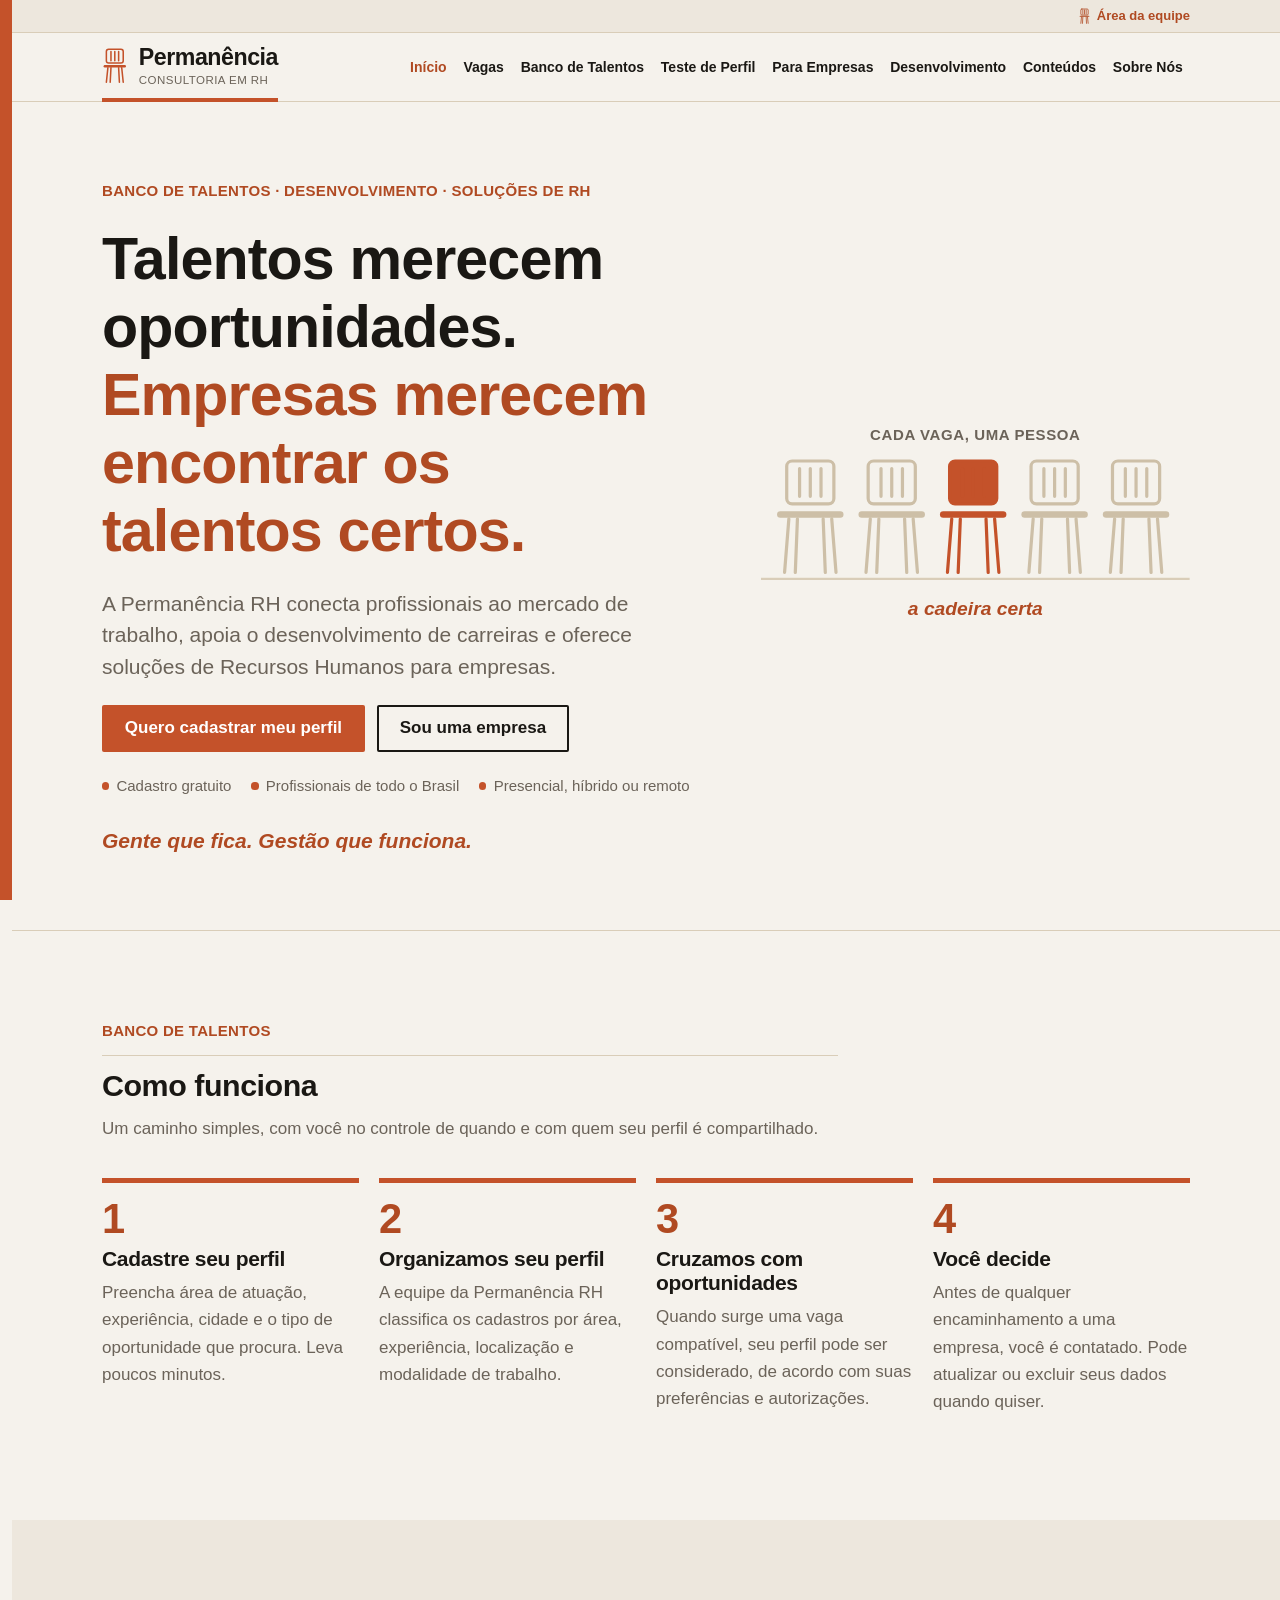
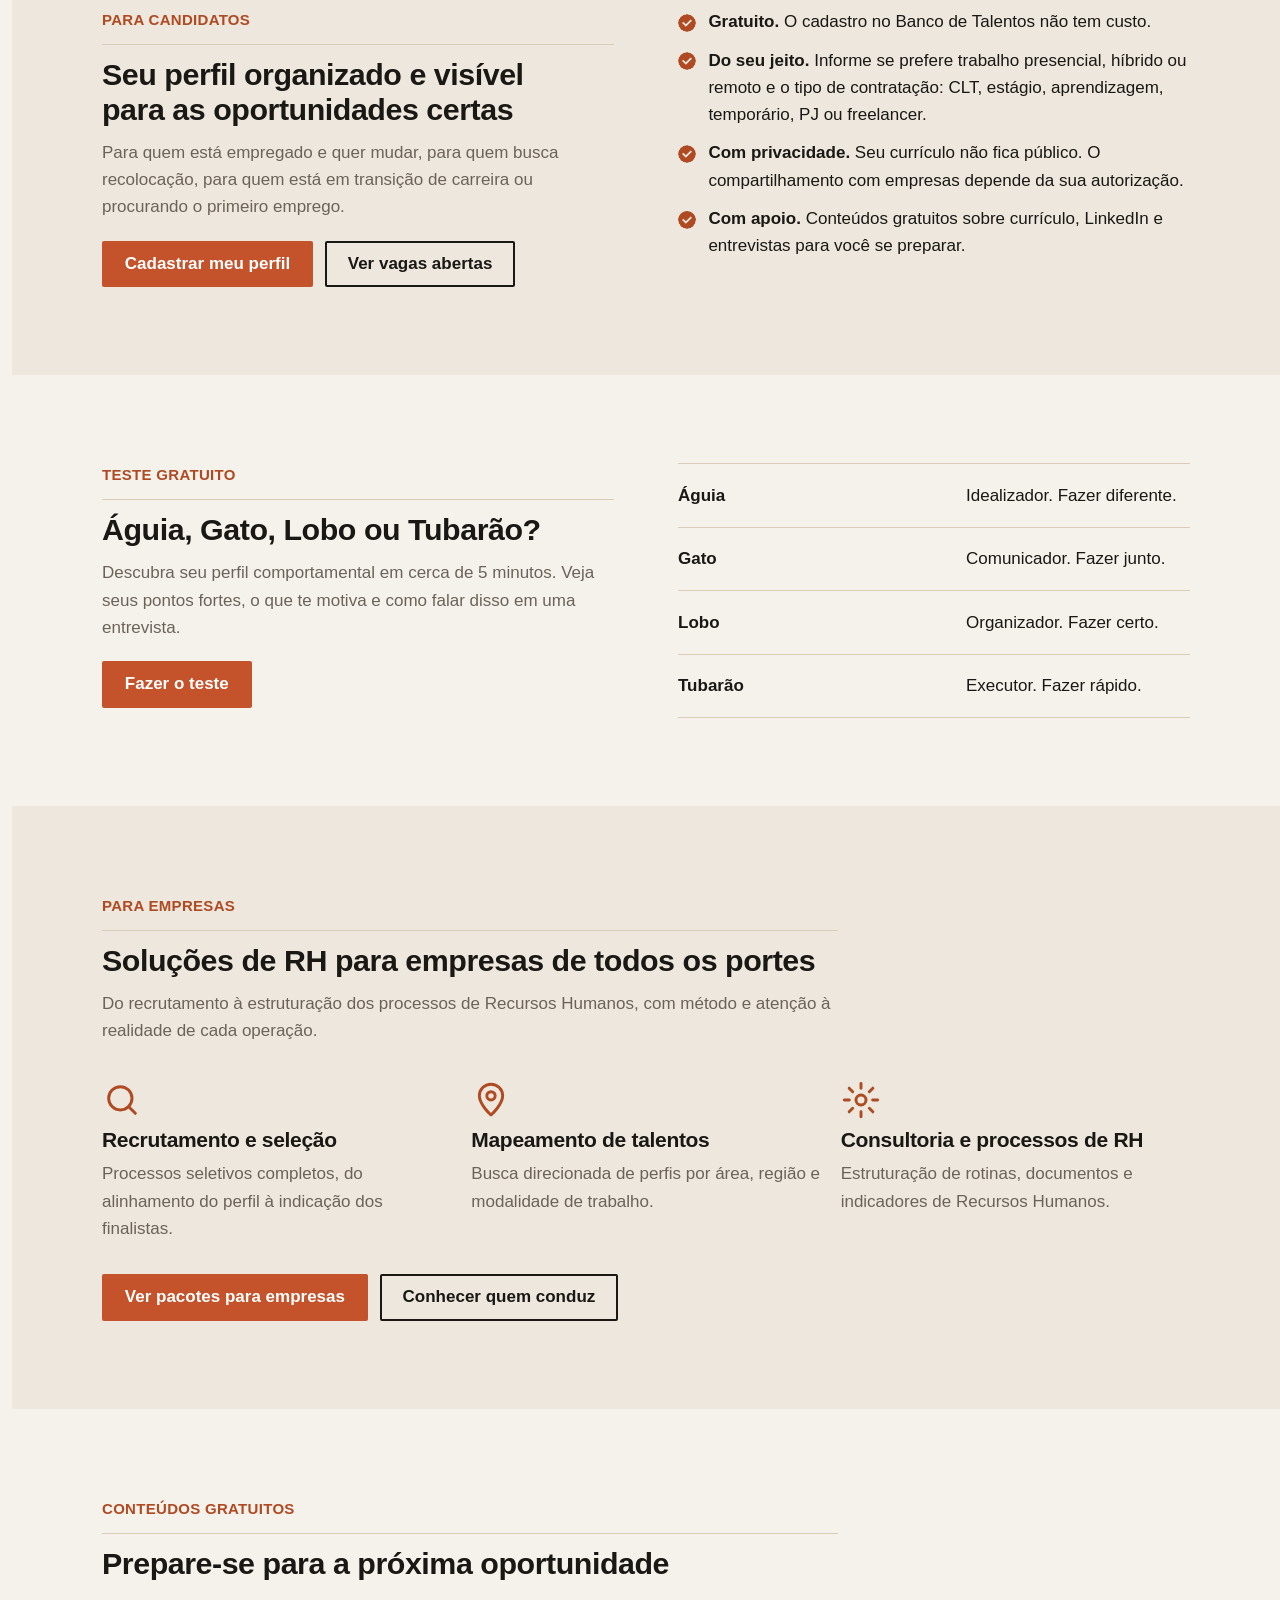
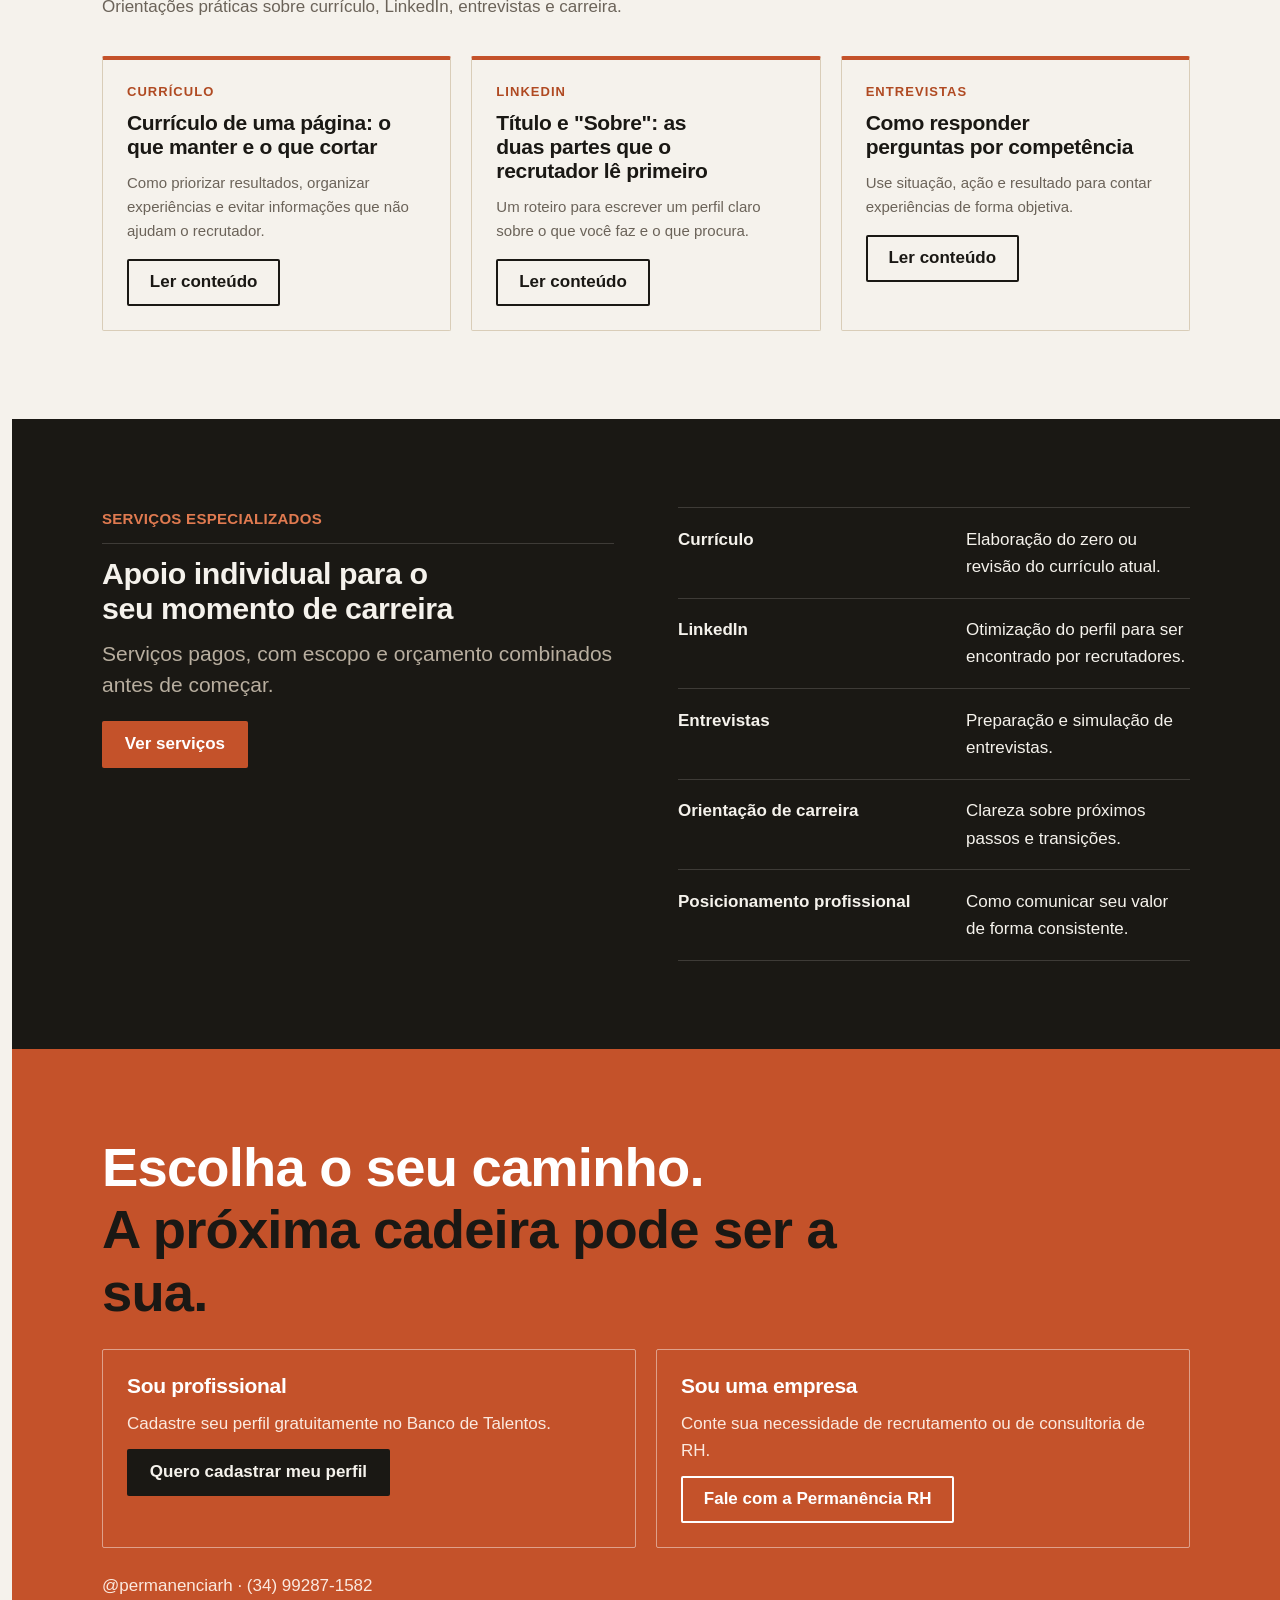
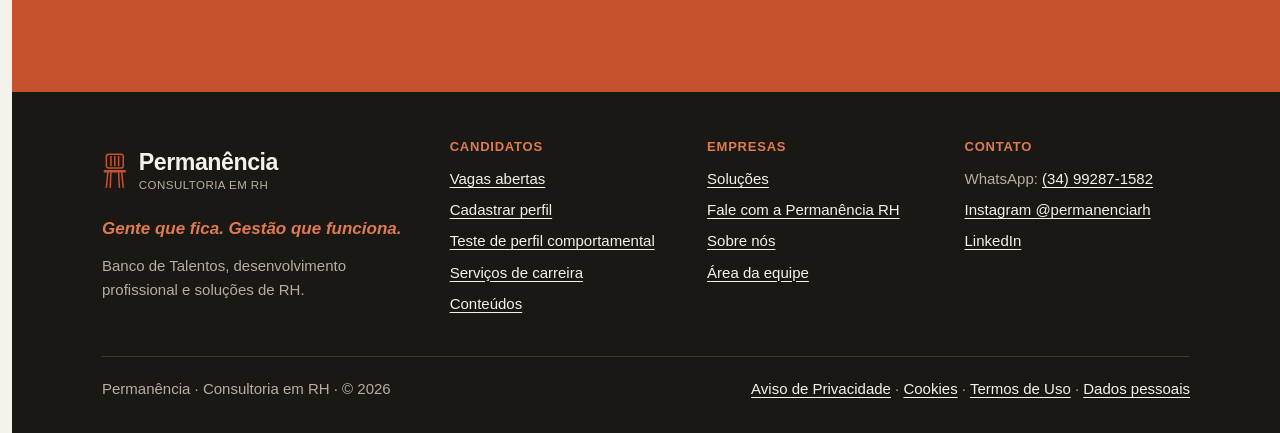
<file: index.html>
<!doctype html>
<html lang="pt-BR">
<head>
<meta charset="utf-8">
<meta name="viewport" content="width=device-width, initial-scale=1, viewport-fit=cover">
<meta http-equiv="Content-Security-Policy" content="default-src 'self'; script-src 'self'; style-src 'self' 'unsafe-inline'; img-src 'self' data: https://*.supabase.co; connect-src 'self' https://*.supabase.co wss://*.supabase.co; font-src 'self'; form-action 'self'; base-uri 'self'; object-src 'none'">
<meta name="referrer" content="strict-origin-when-cross-origin">
<title>Permanência | Consultoria em RH</title>
<meta name="description" content="A Permanência RH conecta profissionais ao mercado de trabalho, apoia o desenvolvimento de carreiras e oferece soluções de RH para empresas.">
<link rel="canonical" href="https://permanenciarh.com.br/">
<meta property="og:type" content="website">
<meta property="og:locale" content="pt_BR">
<meta property="og:site_name" content="Permanência RH">
<meta property="og:title" content="Permanência | Consultoria em RH">
<meta property="og:description" content="A Permanência RH conecta profissionais ao mercado de trabalho, apoia o desenvolvimento de carreiras e oferece soluções de RH para empresas.">
<meta property="og:url" content="https://permanenciarh.com.br/">
<meta property="og:image" content="https://permanenciarh.com.br/assets/images/og-permanencia-rh.png">
<meta name="twitter:card" content="summary_large_image">
<meta name="theme-color" content="#c4522a">
<link rel="icon" href="data:image/svg+xml,%3Csvg xmlns='http://www.w3.org/2000/svg' viewBox='0 0 32 32'%3E%3Crect width='32' height='32' rx='4' fill='%23c4522a'/%3E%3Ctext x='16' y='22' font-family='Arial' font-weight='700' font-size='16' fill='%23ffffff' text-anchor='middle'%3EP%3C/text%3E%3C/svg%3E">

<link rel="stylesheet" href="css/style.css">
<script src="js/config.js" defer></script>
<script src="js/main.js" defer></script>
</head>
<body data-page-current="index">
<a class="skip-link" href="#conteudo">Pular para o conteúdo</a>
<header class="site-header">
  <div class="topbar"><div class="wrap topbar-inner"><a class="topbar-login" href="admin.html" rel="nofollow"><svg viewBox="0 0 32 48" aria-hidden="true" focusable="false"><rect x="5" y="3" width="22" height="18" rx="3"/><path d="M11 6v12M16 6v12M21 6v12"/><path d="M3 25h26" stroke-width="3.2"/><path d="M7 27 5 46M11 27l-1 19M21 27l1 19M25 27l2 19"/></svg>Área da equipe</a></div></div>
  <div class="wrap header-inner">
    <a class="logo" href="index.html" aria-label="Permanência, Consultoria em RH, página inicial"><span class="logo-chair"><svg viewBox="0 0 32 48" aria-hidden="true" focusable="false"><rect x="5" y="3" width="22" height="18" rx="3"/><path d="M11 6v12M16 6v12M21 6v12"/><path d="M3 25h26" stroke-width="3.2"/><path d="M7 27 5 46M11 27l-1 19M21 27l1 19M25 27l2 19"/></svg></span><span class="logo-text" aria-hidden="true"><span class="logo-name">Permanência</span><span class="logo-sub">Consultoria em RH</span></span></a>
    <button class="nav-toggle" type="button" aria-expanded="false" aria-controls="menu-principal"><span class="nav-toggle-bars" aria-hidden="true"></span>Menu</button>
    <nav class="main-nav" id="menu-principal" aria-label="Menu principal">
      <ul>
        <li><a href="index.html" data-nav="index" aria-current="page">Início</a></li><li><a href="vagas.html" data-nav="vagas">Vagas</a></li><li><a href="banco-de-talentos.html" data-nav="banco-de-talentos">Banco de Talentos</a></li><li><a href="perfil-comportamental.html" data-nav="perfil-comportamental">Teste de Perfil</a></li><li><a href="empresas.html" data-nav="empresas">Para Empresas</a></li><li><a href="desenvolvimento-profissional.html" data-nav="desenvolvimento-profissional">Desenvolvimento</a></li><li><a href="conteudos.html" data-nav="conteudos">Conteúdos</a></li><li><a href="sobre.html" data-nav="sobre">Sobre Nós</a></li>
      </ul>
    </nav>
  </div>
</header>
<main id="conteudo" tabindex="-1">
<section class="hero" aria-labelledby="hero-title">
  <div class="wrap hero-grid">
    <div class="hero-copy">
      <p class="eyebrow">Banco de Talentos · Desenvolvimento · Soluções de RH</p>
      <h1 id="hero-title">
        <span class="h1-line">Talentos merecem oportunidades.</span>
        <span class="h1-line">Empresas merecem encontrar os talentos certos.</span>
      </h1>
      <p class="lead">A Permanência RH conecta profissionais ao mercado de trabalho, apoia o desenvolvimento de carreiras e oferece soluções de Recursos Humanos para empresas.</p>
      <div class="btn-row">
        <a class="btn btn-primary" href="banco-de-talentos.html#cadastro">Quero cadastrar meu perfil</a>
        <a class="btn btn-secondary" href="empresas.html">Sou uma empresa</a>
      </div>
      <ul class="hero-facts" aria-label="Destaques do Banco de Talentos">
        <li>Cadastro gratuito</li>
        <li>Profissionais de todo o Brasil</li>
        <li>Presencial, híbrido ou remoto</li>
      </ul>
      <p class="tagline hero-tagline">Gente que fica. Gestão que funciona.</p>
    </div>
    <div class="hero-art" aria-hidden="true">
      <svg class="chairs" viewBox="0 0 400 220" role="img" aria-label="Fileira de cadeiras vazias, uma delas em destaque"><g class="c" transform="translate(16 56)"><rect x="8" y="0" width="44" height="40" rx="5"/><path d="M20 7v26M30 7v26M40 7v26"/><path d="M2 50h56" stroke-width="6"/><path d="M10 54 6 104M18 54l-2 50M42 54l2 50M50 54l4 50"/></g><g class="c" transform="translate(92 56)"><rect x="8" y="0" width="44" height="40" rx="5"/><path d="M20 7v26M30 7v26M40 7v26"/><path d="M2 50h56" stroke-width="6"/><path d="M10 54 6 104M18 54l-2 50M42 54l2 50M50 54l4 50"/></g><g class="c-on" transform="translate(168 56)"><rect x="8" y="0" width="44" height="40" rx="5" class='fillback'/><path d="M20 7v26M30 7v26M40 7v26"/><path d="M2 50h56" stroke-width="6"/><path d="M10 54 6 104M18 54l-2 50M42 54l2 50M50 54l4 50"/></g><g class="c" transform="translate(244 56)"><rect x="8" y="0" width="44" height="40" rx="5"/><path d="M20 7v26M30 7v26M40 7v26"/><path d="M2 50h56" stroke-width="6"/><path d="M10 54 6 104M18 54l-2 50M42 54l2 50M50 54l4 50"/></g><g class="c" transform="translate(320 56)"><rect x="8" y="0" width="44" height="40" rx="5"/><path d="M20 7v26M30 7v26M40 7v26"/><path d="M2 50h56" stroke-width="6"/><path d="M10 54 6 104M18 54l-2 50M42 54l2 50M50 54l4 50"/></g><line class="floor" x1="0" y1="166" x2="400" y2="166"/><text class="lbl lbl-on" x="200" y="200" text-anchor="middle">a cadeira certa</text><text class="lbl" x="200" y="36" text-anchor="middle">cada vaga, uma pessoa</text></svg>
    </div>
  </div>
</section>

<section class="section" id="como-funciona" aria-labelledby="como-funciona-title">
  <div class="wrap">
    <div class="section-head">
      <p class="eyebrow">Banco de Talentos</p>
      <h2 id="como-funciona-title">Como funciona</h2>
      <p class="muted">Um caminho simples, com você no controle de quando e com quem seu perfil é compartilhado.</p>
    </div>
    <ol class="steps">
      <li><h3>Cadastre seu perfil</h3><p class="muted">Preencha área de atuação, experiência, cidade e o tipo de oportunidade que procura. Leva poucos minutos.</p></li>
      <li><h3>Organizamos seu perfil</h3><p class="muted">A equipe da Permanência RH classifica os cadastros por área, experiência, localização e modalidade de trabalho.</p></li>
      <li><h3>Cruzamos com oportunidades</h3><p class="muted">Quando surge uma vaga compatível, seu perfil pode ser considerado, de acordo com suas preferências e autorizações.</p></li>
      <li><h3>Você decide</h3><p class="muted">Antes de qualquer encaminhamento a uma empresa, você é contatado. Pode atualizar ou excluir seus dados quando quiser.</p></li>
    </ol>
  </div>
</section>

<section class="section band-soft" aria-labelledby="candidatos-title">
  <div class="wrap split">
    <div class="section-head" style="margin-bottom:0">
      <p class="eyebrow">Para candidatos</p>
      <h2 id="candidatos-title">Seu perfil organizado e visível para as oportunidades certas</h2>
      <p class="muted">Para quem está empregado e quer mudar, para quem busca recolocação, para quem está em transição de carreira ou procurando o primeiro emprego.</p>
      <div class="btn-row" style="margin-top:.5rem"><a class="btn btn-primary" href="banco-de-talentos.html#cadastro">Cadastrar meu perfil</a><a class="btn btn-secondary" href="vagas.html">Ver vagas abertas</a></div>
    </div>
    <ul class="check-list">
      <li><strong>Gratuito.</strong> O cadastro no Banco de Talentos não tem custo.</li>
      <li><strong>Do seu jeito.</strong> Informe se prefere trabalho presencial, híbrido ou remoto e o tipo de contratação: CLT, estágio, aprendizagem, temporário, PJ ou freelancer.</li>
      <li><strong>Com privacidade.</strong> Seu currículo não fica público. O compartilhamento com empresas depende da sua autorização.</li>
      <li><strong>Com apoio.</strong> Conteúdos gratuitos sobre currículo, LinkedIn e entrevistas para você se preparar.</li>
    </ul>
  </div>
</section>

<section class="section" aria-labelledby="perfil-home-title">
  <div class="wrap split">
    <div class="section-head" style="margin-bottom:0">
      <p class="eyebrow">Teste gratuito</p>
      <h2 id="perfil-home-title">Águia, Gato, Lobo ou Tubarão?</h2>
      <p class="muted">Descubra seu perfil comportamental em cerca de 5 minutos. Veja seus pontos fortes, o que te motiva e como falar disso em uma entrevista.</p>
      <div class="btn-row" style="margin-top:.5rem"><a class="btn btn-primary" href="perfil-comportamental.html">Fazer o teste</a></div>
    </div>
    <ul class="service-list">
      <li><strong>Águia</strong><span>Idealizador. Fazer diferente.</span></li>
      <li><strong>Gato</strong><span>Comunicador. Fazer junto.</span></li>
      <li><strong>Lobo</strong><span>Organizador. Fazer certo.</span></li>
      <li><strong>Tubarão</strong><span>Executor. Fazer rápido.</span></li>
    </ul>
  </div>
</section>

<section class="section band-soft" aria-labelledby="empresas-title">
  <div class="wrap">
    <div class="section-head">
      <p class="eyebrow">Para empresas</p>
      <h2 id="empresas-title">Soluções de RH para empresas de todos os portes</h2>
      <p class="muted">Do recrutamento à estruturação dos processos de Recursos Humanos, com método e atenção à realidade de cada operação.</p>
    </div>
    <div class="grid grid-3">
      <div class="feature"><span class="feature-icon"><svg viewBox="0 0 24 24" aria-hidden="true" focusable="false"><circle cx="11" cy="11" r="7"/><path d="m20 20-4-4"/></svg></span><h3>Recrutamento e seleção</h3><p class="muted">Processos seletivos completos, do alinhamento do perfil à indicação dos finalistas.</p></div>
      <div class="feature"><span class="feature-icon"><svg viewBox="0 0 24 24" aria-hidden="true" focusable="false"><path d="M12 21s-7-6.2-7-11.5A7 7 0 0 1 19 9.5C19 14.8 12 21 12 21z"/><circle cx="12" cy="9.5" r="2.5"/></svg></span><h3>Mapeamento de talentos</h3><p class="muted">Busca direcionada de perfis por área, região e modalidade de trabalho.</p></div>
      <div class="feature"><span class="feature-icon"><svg viewBox="0 0 24 24" aria-hidden="true" focusable="false"><circle cx="12" cy="12" r="3"/><path d="M12 2v3M12 19v3M4.9 4.9 7 7M17 17l2.1 2.1M2 12h3M19 12h3M4.9 19.1 7 17M17 7l2.1-2.1"/></svg></span><h3>Consultoria e processos de RH</h3><p class="muted">Estruturação de rotinas, documentos e indicadores de Recursos Humanos.</p></div>
    </div>
    <div class="btn-row" style="margin-top:2rem"><a class="btn btn-primary" href="empresas.html#pacotes">Ver pacotes para empresas</a><a class="btn btn-secondary" href="sobre.html">Conhecer quem conduz</a></div>
  </div>
</section>

<section class="section" aria-labelledby="conteudos-title">
  <div class="wrap">
    <div class="section-head">
      <p class="eyebrow">Conteúdos gratuitos</p>
      <h2 id="conteudos-title">Prepare-se para a próxima oportunidade</h2>
      <p class="muted">Orientações práticas sobre currículo, LinkedIn, entrevistas e carreira.</p>
    </div>
    <div class="grid grid-3">
      <article class="card"><div class="card-top"><span class="tag">Currículo</span></div><h3>Currículo de uma página: o que manter e o que cortar</h3><p class="muted small">Como priorizar resultados, organizar experiências e evitar informações que não ajudam o recrutador.</p><a class="btn btn-secondary" href="conteudos.html#art-curriculo">Ler conteúdo</a></article>
      <article class="card"><div class="card-top"><span class="tag">LinkedIn</span></div><h3>Título e "Sobre": as duas partes que o recrutador lê primeiro</h3><p class="muted small">Um roteiro para escrever um perfil claro sobre o que você faz e o que procura.</p><a class="btn btn-secondary" href="conteudos.html#art-linkedin">Ler conteúdo</a></article>
      <article class="card"><div class="card-top"><span class="tag">Entrevistas</span></div><h3>Como responder perguntas por competência</h3><p class="muted small">Use situação, ação e resultado para contar experiências de forma objetiva.</p><a class="btn btn-secondary" href="conteudos.html#art-entrevista">Ler conteúdo</a></article>
    </div>
  </div>
</section>

<section class="section band-dark" aria-labelledby="servicos-title">
  <div class="wrap split">
    <div class="section-head" style="margin-bottom:0">
      <p class="eyebrow">Serviços especializados</p>
      <h2 id="servicos-title">Apoio individual para o seu momento de carreira</h2>
      <p class="lead">Serviços pagos, com escopo e orçamento combinados antes de começar.</p>
      <div class="btn-row" style="margin-top:.5rem"><a class="btn btn-primary" href="desenvolvimento-profissional.html">Ver serviços</a></div>
    </div>
    <ul class="service-list">
      <li><strong>Currículo</strong><span>Elaboração do zero ou revisão do currículo atual.</span></li>
      <li><strong>LinkedIn</strong><span>Otimização do perfil para ser encontrado por recrutadores.</span></li>
      <li><strong>Entrevistas</strong><span>Preparação e simulação de entrevistas.</span></li>
      <li><strong>Orientação de carreira</strong><span>Clareza sobre próximos passos e transições.</span></li>
      <li><strong>Posicionamento profissional</strong><span>Como comunicar seu valor de forma consistente.</span></li>
    </ul>
  </div>
</section>

<section class="section band-accent cta-band" aria-labelledby="cta-title">
  <div class="wrap">
    <div class="section-head" style="margin-bottom:0">
      <h2 id="cta-title" style="font-size:var(--t-2xl)">Escolha o seu caminho.<br><span class="ink">A próxima cadeira pode ser a sua.</span></h2>
    </div>
    <div class="cta-paths">
      <div class="cta-path"><h3>Sou profissional</h3><p class="muted">Cadastre seu perfil gratuitamente no Banco de Talentos.</p><a class="btn btn-light" href="banco-de-talentos.html#cadastro">Quero cadastrar meu perfil</a></div>
      <div class="cta-path"><h3>Sou uma empresa</h3><p class="muted">Conte sua necessidade de recrutamento ou de consultoria de RH.</p><a class="btn btn-secondary" href="empresas.html#contato-empresa">Fale com a Permanência RH</a></div>
    </div>
    <p class="muted">@permanenciarh · (34) 99287-1582</p>
  </div>
</section>

</main>
<footer class="site-footer">
  <div class="wrap">
    <div class="footer-grid">
      <div class="footer-brand">
        <a class="logo" href="index.html" aria-label="Permanência, Consultoria em RH, página inicial"><span class="logo-chair"><svg viewBox="0 0 32 48" aria-hidden="true" focusable="false"><rect x="5" y="3" width="22" height="18" rx="3"/><path d="M11 6v12M16 6v12M21 6v12"/><path d="M3 25h26" stroke-width="3.2"/><path d="M7 27 5 46M11 27l-1 19M21 27l1 19M25 27l2 19"/></svg></span><span class="logo-text" aria-hidden="true"><span class="logo-name">Permanência</span><span class="logo-sub">Consultoria em RH</span></span></a>
        <p class="tagline" style="color:#e07a50;font-size:var(--t-md)">Gente que fica. Gestão que funciona.</p>
        <p>Banco de Talentos, desenvolvimento profissional e soluções de RH.</p>
      </div>
      <div>
        <h2>Candidatos</h2>
        <ul><li><a href="vagas.html">Vagas abertas</a></li><li><a href="banco-de-talentos.html#cadastro">Cadastrar perfil</a></li><li><a href="perfil-comportamental.html">Teste de perfil comportamental</a></li><li><a href="desenvolvimento-profissional.html">Serviços de carreira</a></li><li><a href="conteudos.html">Conteúdos</a></li></ul>
      </div>
      <div>
        <h2>Empresas</h2>
        <ul><li><a href="empresas.html">Soluções</a></li><li><a href="empresas.html#contato-empresa">Fale com a Permanência RH</a></li><li><a href="sobre.html">Sobre nós</a></li><li><a href="admin.html" rel="nofollow">Área da equipe</a></li></ul>
      </div>
      <div>
        <h2>Contato</h2>
        <ul>
          <li>WhatsApp: <a href="https://wa.me/5534992871582" target="_blank" rel="noopener">(34) 99287-1582</a></li>
          <li><a href="https://www.instagram.com/permanenciarh" target="_blank" rel="noopener">Instagram @permanenciarh</a></li>
          <li><a href="https://www.linkedin.com/in/alamomonteiro" target="_blank" rel="noopener">LinkedIn</a></li>
        </ul>
      </div>
    </div>
    <div class="footer-bottom">
      <span>Permanência · Consultoria em RH · © 2026</span>
      <span><a href="privacidade.html#aviso">Aviso de Privacidade</a> · <a href="privacidade.html#cookies">Cookies</a> · <a href="privacidade.html#termos">Termos de Uso</a> · <a href="privacidade.html#canal-dados">Dados pessoais</a></span>
    </div>
  </div>
</footer>
</body>
</html>
</file>
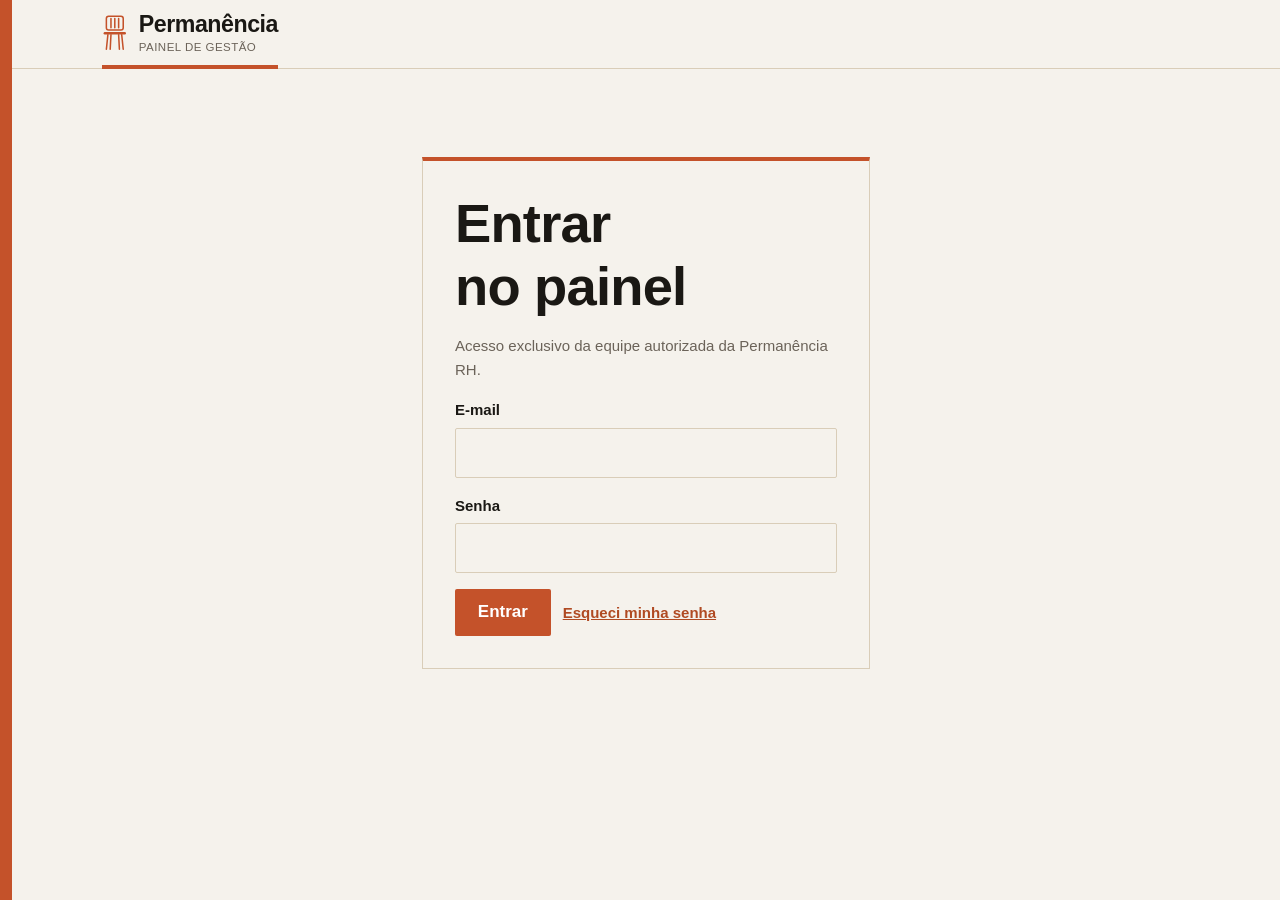
<file: admin.html>
<!doctype html>
<html lang="pt-BR">
<head>
<meta charset="utf-8">
<meta name="viewport" content="width=device-width, initial-scale=1, viewport-fit=cover">
<meta http-equiv="Content-Security-Policy" content="default-src 'self'; script-src 'self'; style-src 'self' 'unsafe-inline'; img-src 'self' data: https://*.supabase.co; connect-src 'self' https://*.supabase.co wss://*.supabase.co; font-src 'self'; form-action 'self'; base-uri 'self'; object-src 'none'">
<meta name="robots" content="noindex, nofollow">
<meta name="referrer" content="no-referrer">
<title>Painel | Permanência RH</title>
<link rel="icon" href="data:image/svg+xml,%3Csvg xmlns='http://www.w3.org/2000/svg' viewBox='0 0 32 32'%3E%3Crect width='32' height='32' rx='4' fill='%23c4522a'/%3E%3Ctext x='16' y='22' font-family='Arial' font-weight='700' font-size='16' fill='%23ffffff' text-anchor='middle'%3EP%3C/text%3E%3C/svg%3E">
<link rel="stylesheet" href="css/style.css">
<link rel="stylesheet" href="css/admin.css">
<link rel="stylesheet" href="css/orientacao.css">
<link rel="stylesheet" href="css/propostas.css">
<script src="js/vendor/supabase.js" defer></script>
<script src="js/config.js" defer></script>
<script src="js/avaliacao-textos.js" defer></script>
<script src="js/orientacao-view.js" defer></script>
<script src="js/propostas.js" defer></script>
<script src="js/admin.js" defer></script>
</head>
<body class="admin">
<header class="site-header">
  <div class="wrap header-inner">
    <a class="logo" href="index.html" aria-label="Permanência, Consultoria em RH, site público"><span class="logo-chair"><svg viewBox="0 0 32 48" aria-hidden="true" focusable="false"><rect x="5" y="3" width="22" height="18" rx="3"/><path d="M11 6v12M16 6v12M21 6v12"/><path d="M3 25h26" stroke-width="3.2"/><path d="M7 27 5 46M11 27l-1 19M21 27l1 19M25 27l2 19"/></svg></span><span class="logo-text" aria-hidden="true"><span class="logo-name">Permanência</span><span class="logo-sub">Painel de gestão</span></span></a>
    <div class="admin-user" id="admin-user" hidden>
      <span id="admin-user-name"></span>
      <button type="button" class="btn btn-secondary btn-sm" id="btn-sair">Sair</button>
    </div>
  </div>
</header>

<main id="conteudo" class="wrap admin-main" tabindex="-1">
  <noscript><p class="note">O painel precisa de JavaScript ativado.</p></noscript>
  <div id="global-msg" role="status" aria-live="polite"></div>

  <!-- ===================== LOGIN ===================== -->
  <section id="view-login" class="admin-card login-card" hidden aria-labelledby="login-title">
    <h1 id="login-title">Entrar no painel</h1>
    <p class="muted small">Acesso exclusivo da equipe autorizada da Permanência RH.</p>
    <form id="form-login" novalidate>
      <div class="field"><label for="login-email">E-mail</label><input type="email" id="login-email" autocomplete="username" required></div>
      <div class="field"><label for="login-senha">Senha</label><input type="password" id="login-senha" autocomplete="current-password" required></div>
      <p class="error-msg" id="login-err" role="alert"></p>
      <div class="btn-row"><button type="submit" class="btn btn-primary" id="btn-login">Entrar</button><button type="button" class="btn-link" id="btn-esqueci">Esqueci minha senha</button></div>
    </form>
  </section>

  <section id="view-nova-senha" class="admin-card login-card" hidden aria-labelledby="ns-title">
    <h1 id="ns-title">Definir nova senha</h1>
    <form id="form-nova-senha" novalidate>
      <div class="field"><label for="ns-senha">Nova senha</label><input type="password" id="ns-senha" autocomplete="new-password" minlength="10" required aria-describedby="ns-hint"><span class="hint" id="ns-hint">Mínimo de 10 caracteres.</span></div>
      <p class="error-msg" id="ns-err" role="alert"></p>
      <button type="submit" class="btn btn-primary">Salvar senha</button>
    </form>
  </section>

  <section id="view-sem-acesso" class="admin-card login-card" hidden>
    <h1>Sem acesso ao painel</h1>
    <p>Seu usuário entrou, mas não está cadastrado na equipe autorizada. Peça ao administrador para incluir você.</p>
  </section>

  <section id="view-config" class="admin-card login-card" hidden>
    <h1>Painel ainda não configurado</h1>
    <p>Preencha <code>supabaseUrl</code> e <code>supabaseAnonKey</code> em <code>js/config.js</code> (veja o guia de lançamento).</p>
  </section>

  <!-- ===================== APP ===================== -->
  <div id="view-app" hidden>
    <nav class="admin-tabs" aria-label="Seções do painel">
      <button type="button" class="tab" data-tab="painel" aria-current="page">Visão geral</button>
      <button type="button" class="tab" data-tab="candidatos">Candidatos</button>
      <button type="button" class="tab" data-tab="acompanhamento">Acompanhamento <span class="tab-badge" id="badge-checkin" hidden></span></button>
      <button type="button" class="tab" data-tab="agenda" data-edit-only>Agenda <span class="tab-badge" id="badge-agenda" hidden></span></button>
      <button type="button" class="tab" data-tab="vagas">Vagas</button>
      <button type="button" class="tab" data-tab="empresas">Empresas</button>
      <button type="button" class="tab" data-tab="orientacao" data-edit-only>Orientação</button>
      <button type="button" class="tab" data-tab="propostas" data-edit-only>Propostas e contratos</button>
      <button type="button" class="tab" data-tab="financeiro" data-admin-only>Financeiro</button>
      <button type="button" class="tab" data-tab="pedidos" data-admin-only>Pedidos LGPD</button>
      <button type="button" class="tab" data-tab="auditoria" data-admin-only>Registro de acessos</button>
    </nav>

    <!-- ---------- Visão geral ---------- -->
    <section id="tab-painel" aria-labelledby="painel-title">
      <div class="admin-head">
        <h1 id="painel-title">Visão geral</h1>
        <p class="muted small" id="painel-atualizado" role="status"></p>
      </div>
      <div class="kpis" id="kpis"></div>
      <div class="dash-grid" id="dash-grid"></div>
    </section>

    <!-- ---------- Acompanhamento mensal ---------- -->
    <section id="tab-acompanhamento" hidden aria-labelledby="acomp-title">
      <div class="admin-head">
        <h1 id="acomp-title">Acompanhamento mensal</h1>
        <p class="muted small" id="acomp-count" role="status"></p>
      </div>
      <p class="muted small acomp-intro">A cada 30 dias cada pessoa do banco aparece aqui. Mande a mensagem, registre a resposta e o próximo contato é agendado sozinho para daqui a 30 dias. Quem confirma interesse tem o prazo de guarda dos dados renovado.</p>
      <div class="admin-filters acomp-filtros">
        <div class="field"><label for="ac-janela">Mostrar</label><select id="ac-janela"><option value="0">Vencidos e de hoje</option><option value="7">Próximos 7 dias</option><option value="30">Próximos 30 dias</option></select></div>
        <details class="admin-card acomp-msg">
          <summary class="btn btn-secondary btn-sm">Editar mensagem padrão</summary>
          <div class="field"><label for="ac-modelo">Mensagem (use {nome} para o primeiro nome)</label><textarea id="ac-modelo" rows="5" maxlength="900"></textarea></div>
          <div class="btn-row"><button type="button" class="btn btn-secondary btn-sm" id="ac-modelo-padrao">Voltar ao texto padrão</button></div>
          <p class="hint">O texto fica salvo só neste navegador. Não coloque dados de candidatos aqui.</p>
        </details>
      </div>
      <div class="table-wrap">
        <table class="admin-table">
          <caption class="visually-hidden">Pessoas para contato de acompanhamento</caption>
          <thead><tr><th scope="col">Nome</th><th scope="col">Cargo desejado</th><th scope="col">Último contato</th><th scope="col">Previsto para</th><th scope="col">Enviar mensagem</th><th scope="col">Resposta</th></tr></thead>
          <tbody id="acomp-tbody"></tbody>
        </table>
      </div>
    </section>

    <!-- ---------- Vagas ---------- -->
    <section id="tab-vagas" hidden aria-labelledby="vagas-title">
      <div class="admin-head">
        <h1 id="vagas-title">Vagas</h1>
        <div class="btn-row"><button type="button" class="btn btn-primary btn-sm" id="btn-nova-vaga" data-edit-only>Nova vaga</button></div>
      </div>
      <div class="admin-filters">
        <div class="field"><label for="vg-status">Status</label><select id="vg-status"><option value="">Todas</option><option value="aberta">Abertas</option><option value="rascunho">Rascunhos</option><option value="pausada">Pausadas</option><option value="encerrada">Encerradas</option></select></div>
      </div>
      <div class="table-wrap">
        <table class="admin-table">
          <caption class="visually-hidden">Vagas</caption>
          <thead><tr><th scope="col">Código</th><th scope="col">Título</th><th scope="col">Empresa (interno)</th><th scope="col">Local</th><th scope="col">Status</th><th scope="col">Candidaturas</th><th scope="col">Publicada</th></tr></thead>
          <tbody id="vagas-tbody"></tbody>
        </table>
      </div>
    </section>

    <!-- ---------- Empresas (CRM) ---------- -->
    <section id="tab-empresas" hidden aria-labelledby="emp-title">
      <div class="admin-head">
        <h1 id="emp-title">Empresas e prospecções</h1>
        <div class="btn-row">
          <div class="seg" role="group" aria-label="Forma de exibição"><button type="button" class="seg-btn" data-emp-view="funil" aria-pressed="true">Funil</button><button type="button" class="seg-btn" data-emp-view="lista" aria-pressed="false">Lista</button></div>
          <button type="button" class="btn btn-primary btn-sm" id="btn-nova-empresa" data-edit-only>Nova empresa</button>
        </div>
      </div>
      <form class="admin-filters" id="emp-filtros" role="search" aria-label="Filtrar empresas">
        <div class="field f-wide"><label for="ef-busca">Empresa, contato ou segmento</label><input type="text" id="ef-busca" autocomplete="off"></div>
        <div class="field"><label for="ef-servico">Serviço</label><select id="ef-servico"><option value="">Todos</option></select></div>
        <div class="field"><label for="ef-etapa">Etapa</label><select id="ef-etapa"><option value="">Todas</option></select></div>
      </form>
      <div id="emp-funil" class="funil"></div>
      <div id="emp-lista" class="table-wrap" hidden>
        <table class="admin-table">
          <caption class="visually-hidden">Empresas</caption>
          <thead><tr><th scope="col">Empresa</th><th scope="col">Etapa</th><th scope="col">Serviços</th><th scope="col">Contato</th><th scope="col">Valor estimado</th><th scope="col">Próximo contato</th></tr></thead>
          <tbody id="emp-tbody"></tbody>
        </table>
      </div>
    </section>

    <!-- ---------- Orientação de profissionais ---------- -->
    <section id="tab-orientacao" hidden aria-labelledby="ori-title">
      <div class="admin-head">
        <h1 id="ori-title">Orientação de profissionais</h1>
        <div class="btn-row"><button type="button" class="btn btn-primary btn-sm" id="btn-nova-pessoa" data-edit-only>Nova pessoa</button></div>
      </div>
      <p class="hint">Pessoas atendidas em orientação de carreira. Ficam separadas do Banco de Talentos: não aparecem em buscas de vagas nem são compartilhadas com empresas.</p>
      <form class="admin-filters" id="ori-filtros" role="search" aria-label="Filtrar pessoas em orientação">
        <div class="field f-wide"><label for="of-busca">Nome, código ou ocupação</label><input type="text" id="of-busca" autocomplete="off"></div>
        <div class="field"><label for="of-status">Situação</label><select id="of-status"><option value="">Todas</option><option value="em_atendimento">Em atendimento</option><option value="pausado">Pausado</option><option value="concluido">Concluído</option></select></div>
      </form>
      <div class="table-wrap">
        <table class="admin-table">
          <caption class="visually-hidden">Pessoas em orientação</caption>
          <thead><tr><th scope="col">Código</th><th scope="col">Nome</th><th scope="col">Ocupação / área</th><th scope="col">Situação</th><th scope="col">Cadastro</th></tr></thead>
          <tbody id="ori-tbody"></tbody>
        </table>
      </div>
    </section>

    <!-- ---------- Propostas e contratos ---------- -->
    <section id="tab-propostas" hidden aria-labelledby="prop-title">
      <div class="admin-head"><h1 id="prop-title">Propostas e contratos</h1></div>
      <p class="hint">Gere a tabela de serviços, propostas para empresas e o contrato de carreira. Os documentos abrem numa janela editável e saem em PDF pela impressão. Nada é enviado a servidor.</p>
      <div id="prop-host"></div>
    </section>

    <!-- ---------- Agenda ---------- -->
    <section id="tab-agenda" hidden aria-labelledby="agenda-title">
      <div class="admin-head">
        <h1 id="agenda-title">Agenda</h1>
        <div class="btn-row">
          <button type="button" class="btn btn-secondary btn-sm" id="ag-celular">Receber no celular</button>
          <button type="button" class="btn btn-primary btn-sm" id="btn-novo-comp">Novo compromisso</button>
        </div>
      </div>
      <div class="admin-filters ag-barra">
        <div class="ag-nav">
          <button type="button" class="btn btn-secondary btn-sm" id="ag-prev" aria-label="Semana anterior">&#8249;</button>
          <button type="button" class="btn btn-secondary btn-sm" id="ag-hoje">Esta semana</button>
          <button type="button" class="btn btn-secondary btn-sm" id="ag-next" aria-label="Próxima semana">&#8250;</button>
          <h2 id="ag-periodo" class="ag-periodo" aria-live="polite"></h2>
        </div>
        <div class="field"><label for="ag-tipo">Tipo</label><select id="ag-tipo"><option value="">Todos</option></select></div>
        <label class="check-inline ag-cancel"><input type="checkbox" id="ag-cancelados"> Mostrar cancelados</label>
        <button type="button" class="btn btn-secondary btn-sm" id="ag-semana-ics">Baixar a semana para a agenda (.ics)</button>
      </div>
      <div id="ag-dias" class="ag-dias"></div>
    </section>

    <!-- ---------- Financeiro (só administrador) ---------- -->
    <section id="tab-financeiro" hidden aria-labelledby="fin-title">
      <div class="admin-head">
        <h1 id="fin-title">Financeiro</h1>
        <div class="btn-row">
          <button type="button" class="btn btn-secondary btn-sm" id="fin-csv">Exportar planilha (CSV)</button>
          <button type="button" class="btn btn-primary btn-sm" id="btn-novo-lanc">Novo lançamento</button>
        </div>
      </div>
      <div class="admin-filters ag-barra">
        <div class="ag-nav">
          <button type="button" class="btn btn-secondary btn-sm" id="fin-prev" aria-label="Mês anterior">&#8249;</button>
          <button type="button" class="btn btn-secondary btn-sm" id="fin-hoje">Este mês</button>
          <button type="button" class="btn btn-secondary btn-sm" id="fin-next" aria-label="Próximo mês">&#8250;</button>
          <h2 id="fin-periodo" class="ag-periodo" aria-live="polite"></h2>
        </div>
        <div class="field"><label for="fin-tipo">Tipo</label><select id="fin-tipo"><option value="">Entradas e saídas</option><option value="entrada">Só entradas</option><option value="saida">Só saídas</option></select></div>
        <div class="field"><label for="fin-status">Situação</label><select id="fin-status"><option value="">Todas do mês</option><option value="aberto">Em aberto no mês</option><option value="pago">Pagas / recebidas no mês</option><option value="vencido">Vencidas (todos os meses)</option></select></div>
      </div>
      <div class="kpis" id="fin-kpis"></div>
      <div class="dash-grid" id="fin-graficos"></div>
      <div class="table-wrap">
        <table class="admin-table fin-table">
          <caption class="visually-hidden">Lançamentos do mês</caption>
          <thead><tr><th scope="col">Vencimento</th><th scope="col">Descrição</th><th scope="col">Categoria</th><th scope="col">Cliente / pessoa</th><th scope="col" class="num">Valor</th><th scope="col">Situação</th><th scope="col">Ações</th></tr></thead>
          <tbody id="fin-tbody"></tbody>
          <tfoot id="fin-tfoot"></tfoot>
        </table>
      </div>
    </section>

    <!-- ---------- Candidatos ---------- -->
    <section id="tab-candidatos" hidden aria-labelledby="cand-title">
      <div class="admin-head">
        <h1 id="cand-title">Candidatos</h1>
        <p class="muted small" id="cand-count" role="status"></p>
      </div>
      <form id="filtros" class="admin-filters" role="search" aria-label="Filtrar candidatos">
        <div class="field f-wide"><label for="f-busca">Nome, e-mail, CPF ou código</label><input type="text" id="f-busca" autocomplete="off"></div>
        <div class="field"><label for="f-cargo">Cargo (qualquer das 3 opções)</label><input type="text" id="f-cargo" autocomplete="off"></div>
        <div class="field"><label for="f-area">Área</label><select id="f-area"><option value="">Todas</option></select></div>
        <div class="field"><label for="f-uf">UF</label><select id="f-uf"><option value="">Todas</option></select></div>
        <div class="field"><label for="f-cidade">Cidade</label><input type="text" id="f-cidade" autocomplete="off"></div>
        <div class="field"><label for="f-modalidade">Modalidade</label><select id="f-modalidade"><option value="">Todas</option><option value="presencial">Presencial</option><option value="hibrido">Híbrido</option><option value="remoto">Remoto</option><option value="todas">Todas (aceita qualquer)</option></select></div>
        <div class="field"><label for="f-exp">Experiência</label><select id="f-exp"><option value="">Todas</option></select></div>
        <div class="field"><label for="f-tipo">Tipo de oportunidade</label><select id="f-tipo"><option value="">Todos</option><option value="clt">CLT</option><option value="estagio">Estágio</option><option value="aprendizagem">Jovem aprendiz</option><option value="temporario">Temporário</option><option value="pj">PJ</option><option value="freelancer">Freelancer</option></select></div>
        <div class="field"><label for="f-cnh">CNH (habilitado para)</label><select id="f-cnh"><option value="">Qualquer</option><option value="possui">Possui CNH</option><option value="A">Categoria A (moto)</option><option value="B">Categoria B (carro)</option><option value="C">Categoria C (caminhão)</option><option value="D">Categoria D (ônibus/van)</option><option value="E">Categoria E (carreta)</option><option value="nao_possui">Não possui</option></select></div>
        <div class="field"><label for="f-ear">CNH com EAR</label><select id="f-ear"><option value="">Qualquer</option><option value="sim">Somente com EAR</option></select></div>
        <div class="field"><label for="f-perfil">Perfil comportamental</label><select id="f-perfil"><option value="">Todos</option><option value="aguia">Águia</option><option value="gato">Gato</option><option value="lobo">Lobo</option><option value="tubarao">Tubarão</option><option value="sem">Não respondeu</option></select></div>
        <div class="field"><label for="f-status">Status</label><select id="f-status"><option value="ativos">Ativos (sem excluídos)</option><option value="">Todos</option></select></div>
        <div class="field"><label for="f-retencao">Retenção</label><select id="f-retencao"><option value="">Qualquer</option><option value="vencida">Prazo vencido</option><option value="30">Vence em 30 dias</option></select></div>
        <div class="btn-row f-actions"><button type="submit" class="btn btn-primary">Filtrar</button><button type="reset" class="btn btn-secondary">Limpar</button></div>
      </form>

      <div class="table-wrap">
        <table class="admin-table">
          <caption class="visually-hidden">Lista de candidatos</caption>
          <thead><tr><th scope="col">Código</th><th scope="col">Nome</th><th scope="col">Cargo desejado</th><th scope="col">Área</th><th scope="col">Local</th><th scope="col">Modalidade</th><th scope="col">CNH</th><th scope="col">Status</th><th scope="col">Cadastro</th></tr></thead>
          <tbody id="cand-tbody"></tbody>
        </table>
      </div>
      <div class="pager"><button type="button" class="btn btn-secondary btn-sm" id="pg-prev">Anterior</button><span id="pg-info" class="small muted"></span><button type="button" class="btn btn-secondary btn-sm" id="pg-next">Próxima</button></div>
    </section>

    <!-- ---------- Pedidos LGPD ---------- -->
    <section id="tab-pedidos" hidden aria-labelledby="ped-title">
      <div class="admin-head"><h1 id="ped-title">Pedidos de titulares (LGPD)</h1><p class="muted small">Prazo padrão de resposta: 15 dias.</p></div>
      <details class="admin-card">
        <summary class="btn btn-secondary btn-sm">Registrar novo pedido</summary>
        <form id="form-pedido" class="admin-form" novalidate>
          <div class="fields">
            <div class="field"><label for="p-email">E-mail do titular</label><input type="email" id="p-email" required></div>
            <div class="field"><label for="p-tipo">Tipo de pedido</label><select id="p-tipo" required><option value="acesso">Acesso aos dados</option><option value="correcao">Correção</option><option value="exclusao">Exclusão</option><option value="retirada_consentimento">Retirada de autorização</option><option value="portabilidade">Portabilidade</option><option value="outro">Outro</option></select></div>
            <div class="field"><label for="p-codigo">Código do candidato <span class="opt">(opcional)</span></label><input type="text" id="p-codigo" placeholder="PRH-0000-XXXXXX"></div>
            <div class="field full"><label for="p-detalhes">Detalhes</label><textarea id="p-detalhes" maxlength="2000"></textarea></div>
          </div>
          <p class="error-msg" id="p-err" role="alert"></p>
          <button type="submit" class="btn btn-primary">Registrar pedido</button>
        </form>
      </details>
      <div class="table-wrap">
        <table class="admin-table">
          <thead><tr><th scope="col">Recebido</th><th scope="col">E-mail</th><th scope="col">Tipo</th><th scope="col">Prazo</th><th scope="col">Status</th><th scope="col">Ação</th></tr></thead>
          <tbody id="ped-tbody"></tbody>
        </table>
      </div>
    </section>

    <!-- ---------- Auditoria ---------- -->
    <section id="tab-auditoria" hidden aria-labelledby="aud-title">
      <div class="admin-head"><h1 id="aud-title">Registro de acessos e alterações</h1><p class="muted small">Últimos 200 eventos.</p></div>
      <div class="table-wrap">
        <table class="admin-table">
          <thead><tr><th scope="col">Data</th><th scope="col">Quem</th><th scope="col">Ação</th><th scope="col">Registro</th><th scope="col">Detalhes</th></tr></thead>
          <tbody id="aud-tbody"></tbody>
        </table>
      </div>
    </section>
  </div>

  <!-- ===================== DETALHE DO CANDIDATO ===================== -->
  <div class="drawer-backdrop" id="drawer-backdrop" hidden></div>
  <aside class="drawer" id="drawer" hidden role="dialog" aria-modal="true" aria-labelledby="d-nome">
    <div class="drawer-head">
      <div><p class="eyebrow" id="d-codigo"></p><h2 id="d-nome" tabindex="-1"></h2><p class="muted small" id="d-sub"></p></div>
      <button type="button" class="btn btn-secondary btn-sm" id="btn-fechar">Fechar</button>
    </div>
    <div class="drawer-body" id="drawer-body"></div>
  </aside>
</main>
</body>
</html>
</file>
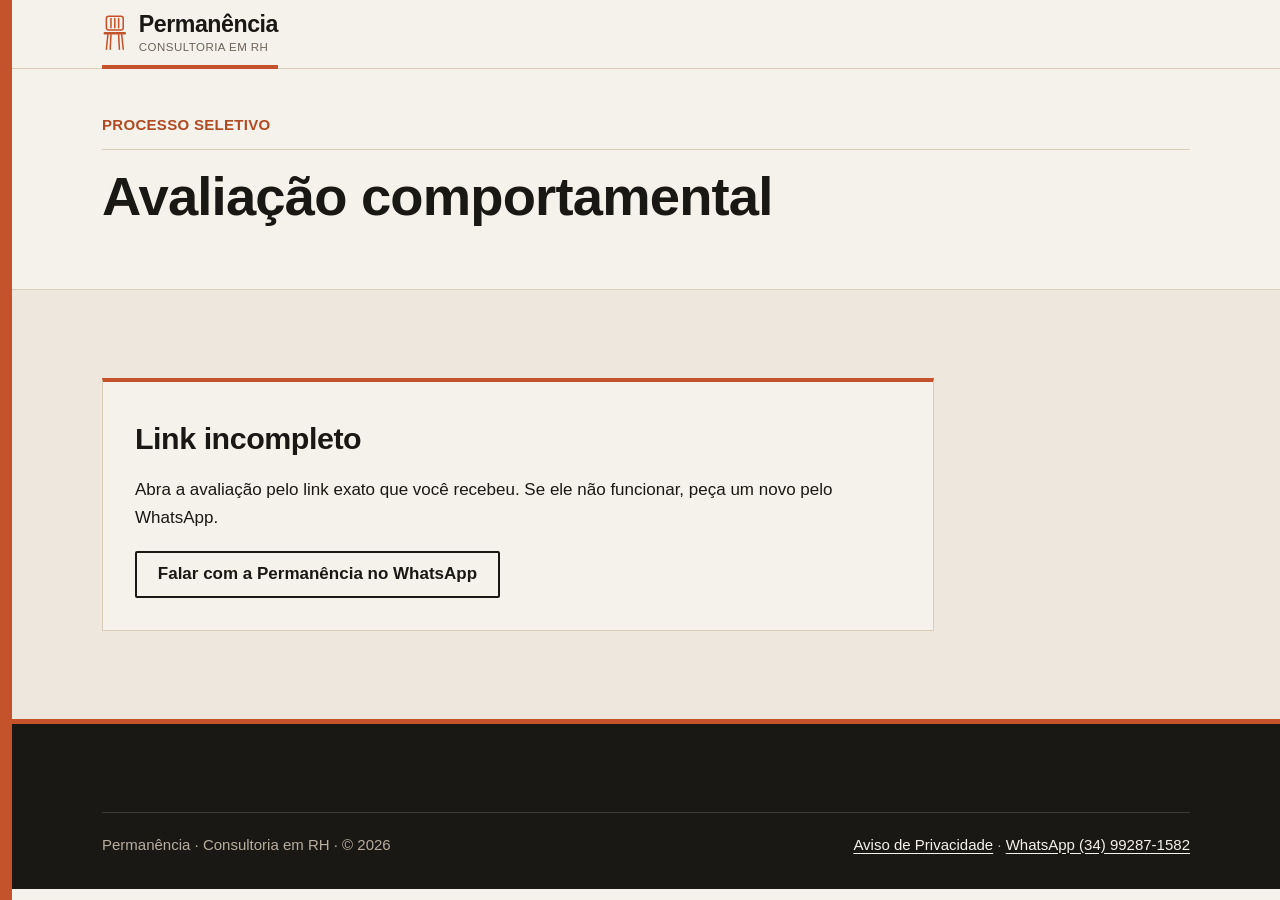
<file: avaliacao.html>
<!doctype html>
<html lang="pt-BR">
<head>
<meta charset="utf-8">
<meta name="viewport" content="width=device-width, initial-scale=1, viewport-fit=cover">
<meta http-equiv="Content-Security-Policy" content="default-src 'self'; script-src 'self'; style-src 'self' 'unsafe-inline'; img-src 'self' data:; connect-src 'self' https://*.supabase.co; font-src 'self'; form-action 'self'; base-uri 'self'; object-src 'none'">
<meta name="robots" content="noindex, nofollow">
<meta name="referrer" content="no-referrer">
<title>Avaliação comportamental | Permanência RH</title>
<meta name="theme-color" content="#c4522a">
<link rel="icon" href="data:image/svg+xml,%3Csvg xmlns='http://www.w3.org/2000/svg' viewBox='0 0 32 32'%3E%3Crect width='32' height='32' rx='4' fill='%23c4522a'/%3E%3Ctext x='16' y='22' font-family='Arial' font-weight='700' font-size='16' fill='%23ffffff' text-anchor='middle'%3EP%3C/text%3E%3C/svg%3E">
<link rel="stylesheet" href="css/style.css">
<script src="js/config.js" defer></script>
<script src="js/avaliacao.js" defer></script>
</head>
<body>
<a class="skip-link" href="#conteudo">Pular para o conteúdo</a>
<header class="site-header">
  <div class="wrap header-inner">
    <a class="logo" href="index.html" aria-label="Permanência, Consultoria em RH, página inicial"><span class="logo-chair"><svg viewBox="0 0 32 48" aria-hidden="true" focusable="false"><rect x="5" y="3" width="22" height="18" rx="3"/><path d="M11 6v12M16 6v12M21 6v12"/><path d="M3 25h26" stroke-width="3.2"/><path d="M7 27 5 46M11 27l-1 19M21 27l1 19M25 27l2 19"/></svg></span><span class="logo-text" aria-hidden="true"><span class="logo-name">Permanência</span><span class="logo-sub">Consultoria em RH</span></span></a>
  </div>
</header>
<main id="conteudo" tabindex="-1">
<section class="page-hero page-hero-compact" aria-labelledby="av-title">
  <div class="wrap">
    <p class="eyebrow" id="av-eyebrow">Processo seletivo</p>
    <h1 id="av-title">Avaliação comportamental</h1>
    <p class="lead" id="av-lead">Esta página só funciona com o link enviado pela Permanência RH.</p>
  </div>
</section>
<section class="section band-soft" aria-label="Questionário">
  <div class="wrap">
    <div class="quiz" id="aval" aria-live="polite">
      <div class="quiz-card"><p class="muted">Carregando…</p></div>
      <noscript><p class="note">A avaliação precisa de JavaScript ativado no navegador.</p></noscript>
    </div>
  </div>
</section>
</main>
<footer class="site-footer">
  <div class="wrap">
    <div class="footer-bottom">
      <span>Permanência · Consultoria em RH · © 2026</span>
      <span><a href="privacidade.html#aviso" target="_blank" rel="noopener">Aviso de Privacidade</a> · <a href="https://wa.me/5534992871582" target="_blank" rel="noopener">WhatsApp (34) 99287-1582</a></span>
    </div>
  </div>
</footer>
</body>
</html>
</file>
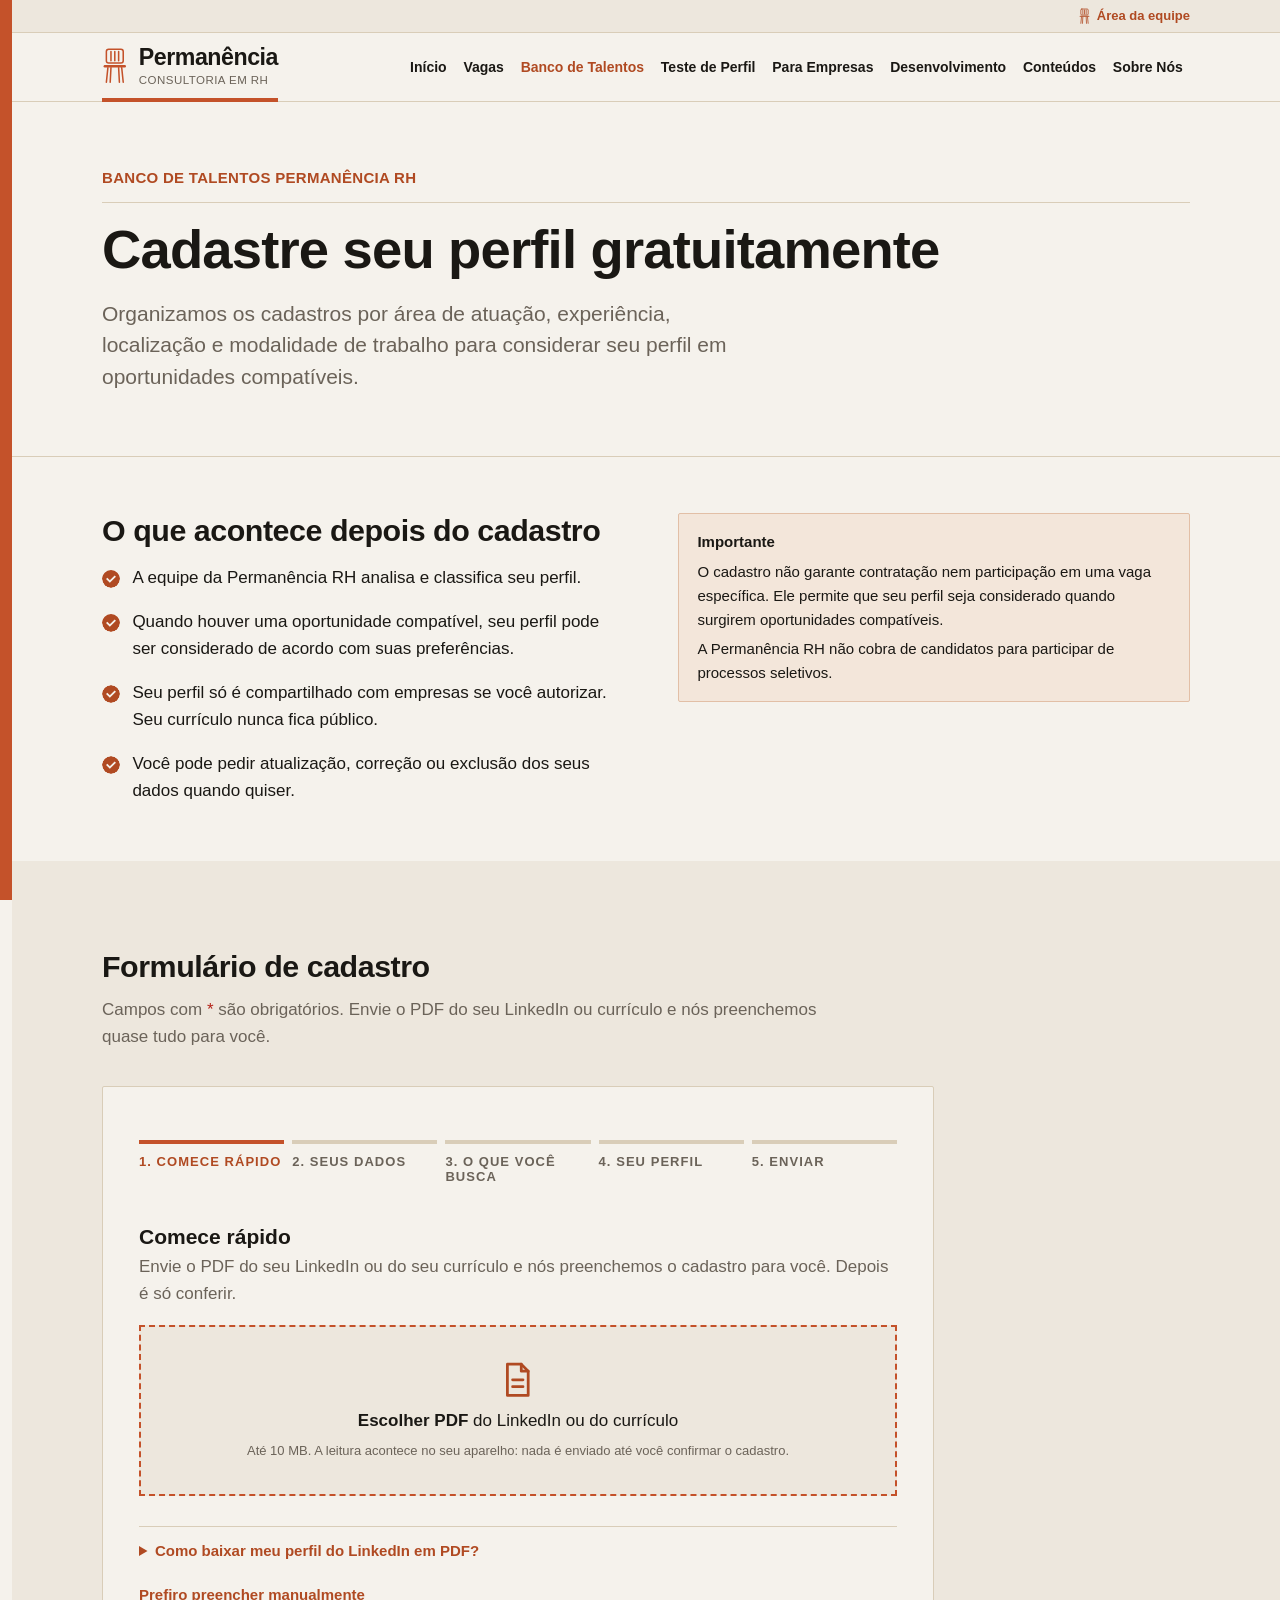
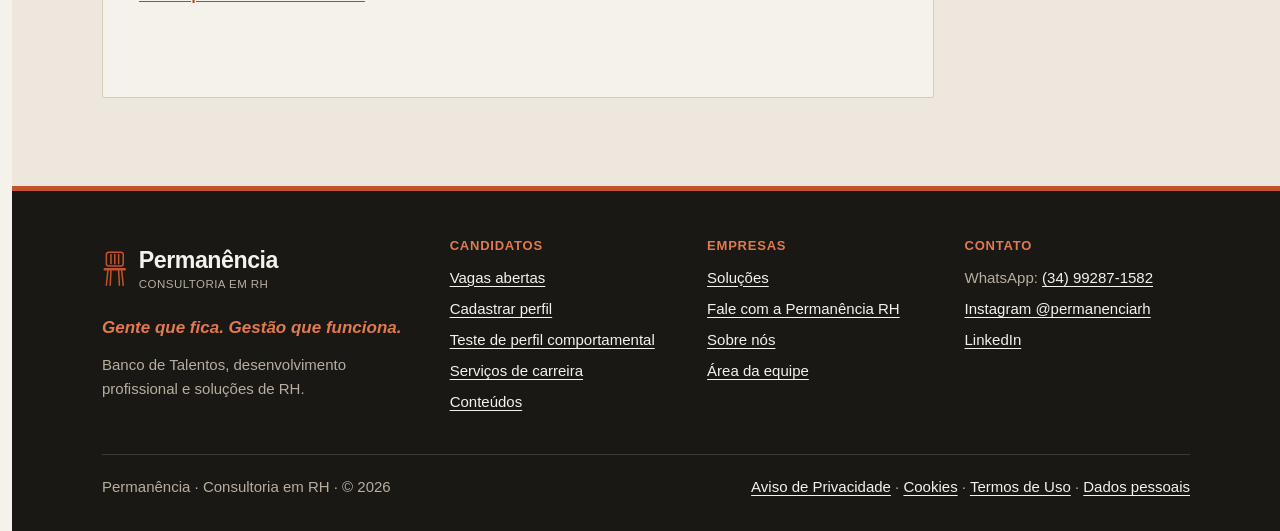
<file: banco-de-talentos.html>
<!doctype html>
<html lang="pt-BR">
<head>
<meta charset="utf-8">
<meta name="viewport" content="width=device-width, initial-scale=1, viewport-fit=cover">
<meta http-equiv="Content-Security-Policy" content="default-src 'self'; script-src 'self'; style-src 'self' 'unsafe-inline'; img-src 'self' data: https://*.supabase.co; connect-src 'self' https://*.supabase.co wss://*.supabase.co; font-src 'self'; form-action 'self'; base-uri 'self'; object-src 'none'">
<meta name="referrer" content="strict-origin-when-cross-origin">
<title>Banco de Talentos | Permanência RH</title>
<meta name="description" content="Cadastre seu perfil gratuitamente no Banco de Talentos Permanência RH. Oportunidades presenciais, híbridas e remotas em todo o Brasil.">
<link rel="canonical" href="https://permanenciarh.com.br/banco-de-talentos.html">
<meta property="og:type" content="website">
<meta property="og:locale" content="pt_BR">
<meta property="og:site_name" content="Permanência RH">
<meta property="og:title" content="Banco de Talentos | Permanência RH">
<meta property="og:description" content="Cadastre seu perfil gratuitamente no Banco de Talentos Permanência RH. Oportunidades presenciais, híbridas e remotas em todo o Brasil.">
<meta property="og:url" content="https://permanenciarh.com.br/banco-de-talentos.html">
<meta property="og:image" content="https://permanenciarh.com.br/assets/images/og-permanencia-rh.png">
<meta name="twitter:card" content="summary_large_image">
<meta name="theme-color" content="#c4522a">
<link rel="icon" href="data:image/svg+xml,%3Csvg xmlns='http://www.w3.org/2000/svg' viewBox='0 0 32 32'%3E%3Crect width='32' height='32' rx='4' fill='%23c4522a'/%3E%3Ctext x='16' y='22' font-family='Arial' font-weight='700' font-size='16' fill='%23ffffff' text-anchor='middle'%3EP%3C/text%3E%3C/svg%3E">

<link rel="stylesheet" href="css/style.css">
<script src="js/config.js" defer></script>
<script src="js/main.js" defer></script>
<script src="js/perfil.js" defer></script>
<script src="js/cadastro.js" defer></script>
</head>
<body data-page-current="banco-de-talentos">
<a class="skip-link" href="#conteudo">Pular para o conteúdo</a>
<header class="site-header">
  <div class="topbar"><div class="wrap topbar-inner"><a class="topbar-login" href="admin.html" rel="nofollow"><svg viewBox="0 0 32 48" aria-hidden="true" focusable="false"><rect x="5" y="3" width="22" height="18" rx="3"/><path d="M11 6v12M16 6v12M21 6v12"/><path d="M3 25h26" stroke-width="3.2"/><path d="M7 27 5 46M11 27l-1 19M21 27l1 19M25 27l2 19"/></svg>Área da equipe</a></div></div>
  <div class="wrap header-inner">
    <a class="logo" href="index.html" aria-label="Permanência, Consultoria em RH, página inicial"><span class="logo-chair"><svg viewBox="0 0 32 48" aria-hidden="true" focusable="false"><rect x="5" y="3" width="22" height="18" rx="3"/><path d="M11 6v12M16 6v12M21 6v12"/><path d="M3 25h26" stroke-width="3.2"/><path d="M7 27 5 46M11 27l-1 19M21 27l1 19M25 27l2 19"/></svg></span><span class="logo-text" aria-hidden="true"><span class="logo-name">Permanência</span><span class="logo-sub">Consultoria em RH</span></span></a>
    <button class="nav-toggle" type="button" aria-expanded="false" aria-controls="menu-principal"><span class="nav-toggle-bars" aria-hidden="true"></span>Menu</button>
    <nav class="main-nav" id="menu-principal" aria-label="Menu principal">
      <ul>
        <li><a href="index.html" data-nav="index">Início</a></li><li><a href="vagas.html" data-nav="vagas">Vagas</a></li><li><a href="banco-de-talentos.html" data-nav="banco-de-talentos" aria-current="page">Banco de Talentos</a></li><li><a href="perfil-comportamental.html" data-nav="perfil-comportamental">Teste de Perfil</a></li><li><a href="empresas.html" data-nav="empresas">Para Empresas</a></li><li><a href="desenvolvimento-profissional.html" data-nav="desenvolvimento-profissional">Desenvolvimento</a></li><li><a href="conteudos.html" data-nav="conteudos">Conteúdos</a></li><li><a href="sobre.html" data-nav="sobre">Sobre Nós</a></li>
      </ul>
    </nav>
  </div>
</header>
<main id="conteudo" tabindex="-1">
<section class="page-hero" aria-labelledby="bt-title">
  <div class="wrap">
    <p class="eyebrow">Banco de Talentos Permanência RH</p>
    <h1 id="bt-title">Cadastre seu perfil gratuitamente</h1>
    <p class="lead">Organizamos os cadastros por área de atuação, experiência, localização e modalidade de trabalho para considerar seu perfil em oportunidades compatíveis.</p>
  </div>
</section>

<section class="section-tight" aria-labelledby="bt-how">
  <div class="wrap split">
    <div class="prose">
      <h2 id="bt-how" style="margin-top:0">O que acontece depois do cadastro</h2>
      <ul class="check-list" style="margin-top:1rem">
        <li>A equipe da Permanência RH analisa e classifica seu perfil.</li>
        <li>Quando houver uma oportunidade compatível, seu perfil pode ser considerado de acordo com suas preferências.</li>
        <li>Seu perfil só é compartilhado com empresas se você autorizar. Seu currículo nunca fica público.</li>
        <li>Você pode pedir atualização, correção ou exclusão dos seus dados quando quiser.</li>
      </ul>
    </div>
    <div class="note" role="note">
      <strong>Importante</strong>
      <p>O cadastro não garante contratação nem participação em uma vaga específica. Ele permite que seu perfil seja considerado quando surgirem oportunidades compatíveis.</p>
      <p>A Permanência RH não cobra de candidatos para participar de processos seletivos.</p>
    </div>
  </div>
</section>

<section class="section band-soft" id="cadastro" aria-labelledby="form-title">
  <div class="wrap">
    <div class="section-head">
      <h2 id="form-title">Formulário de cadastro</h2>
      <p class="muted">Campos com <span class="req" aria-hidden="true">*</span> são obrigatórios. Envie o PDF do seu LinkedIn ou currículo e nós preenchemos quase tudo para você.</p>
    </div>

    <div class="form-shell" style="max-width:52rem">
      <div class="vaga-banner" id="vaga-banner" hidden>
        <p class="eyebrow">Candidatura</p>
        <p>Você está se candidatando para <strong id="vaga-banner-titulo"></strong>. <span class="muted small" id="vaga-banner-local"></span></p>
      </div>

      <ol class="progress progress-5" aria-label="Etapas do cadastro">
        <li data-step-label="1" aria-current="step">1. Comece rápido</li>
        <li data-step-label="2">2. Seus dados</li>
        <li data-step-label="3">3. O que você busca</li>
        <li data-step-label="4">4. Seu perfil</li>
        <li data-step-label="5">5. Enviar</li>
      </ol>

      <div id="form-errors" class="error-summary" tabindex="-1" hidden>
        <h3>Revise os campos abaixo</h3>
        <ul id="form-errors-list"></ul>
      </div>

      <form id="form-cadastro" novalidate>
        <!-- Campo anti-robô: invisível para pessoas. Não remover. -->
        <div aria-hidden="true" style="position:absolute;left:-9999px;width:1px;height:1px;overflow:hidden">
          <label for="website">Não preencha este campo</label>
          <input type="text" id="website" name="website" tabindex="-1" autocomplete="off">
        </div>
        <input type="hidden" id="vaga-id" name="vaga_id" value="">

        <!-- ETAPA 1: importar -->
        <fieldset data-step="1">
          <legend>Comece rápido</legend>
          <p class="muted">Envie o PDF do seu LinkedIn ou do seu currículo e nós preenchemos o cadastro para você. Depois é só conferir.</p>

          <div class="import-box" id="import-box">
            <input type="file" id="import-arquivo" accept="application/pdf,.pdf" class="visually-hidden">
            <label class="import-drop" for="import-arquivo">
              <span class="import-icon" aria-hidden="true"><svg viewBox="0 0 24 24" aria-hidden="true" focusable="false"><path d="M6 3h8l4 4v14H6z"/><path d="M14 3v4h4M9 12h6M9 16h6"/></svg></span>
              <span><strong>Escolher PDF</strong> do LinkedIn ou do currículo</span>
              <span class="hint">Até 10 MB. A leitura acontece no seu aparelho: nada é enviado até você confirmar o cadastro.</span>
            </label>
            <div id="import-status" role="status" aria-live="polite"></div>
          </div>

          <details class="import-help">
            <summary>Como baixar meu perfil do LinkedIn em PDF?</summary>
            <ol>
              <li>No computador, entre no LinkedIn e abra o <strong>seu perfil</strong>.</li>
              <li>Clique no botão <strong>Recursos</strong> (ou <strong>Mais</strong>), logo abaixo da sua foto.</li>
              <li>Escolha <strong>Salvar como PDF</strong>. O arquivo vai para a pasta Downloads.</li>
              <li>Volte aqui e clique em <strong>Escolher PDF</strong>.</li>
            </ol>
            <p class="hint">No celular, o aplicativo do LinkedIn nem sempre mostra essa opção. Se não aparecer, use seu currículo em PDF ou preencha manualmente.</p>
          </details>

          <p><button type="button" class="btn-link" id="btn-manual">Prefiro preencher manualmente</button></p>
        </fieldset>

        <!-- ETAPA 2: dados (pré-preenchidos) -->
        <fieldset data-step="2" hidden>
          <legend>Confira seus dados</legend>
          <p class="hint" id="auto-aviso" hidden>Os campos marcados com <span class="auto-tag">preenchido</span> vieram do seu PDF. Confira e corrija o que for preciso.</p>
          <div class="fields">
            <div class="field full">
              <label for="nome">Nome completo <span class="req" aria-hidden="true">*</span></label>
              <input type="text" id="nome" name="nome" autocomplete="name" required minlength="5" maxlength="120" aria-describedby="nome-err">
              <span class="error-msg" id="nome-err"></span>
            </div>
            <div class="field full">
              <label for="nome_social">Nome social <span class="opt">(opcional)</span></label>
              <input type="text" id="nome_social" name="nome_social" autocomplete="nickname" minlength="2" maxlength="120" aria-describedby="nome_social-hint nome_social-err">
              <span class="hint" id="nome_social-hint">Se você usa um nome social, é por ele que vamos chamar você em mensagens, entrevistas e documentos.</span>
              <span class="error-msg" id="nome_social-err"></span>
            </div>
            <div class="field">
              <label for="email">E-mail <span class="req" aria-hidden="true">*</span></label>
              <input type="email" id="email" name="email" autocomplete="email" required maxlength="160" aria-describedby="email-err">
              <span class="error-msg" id="email-err"></span>
            </div>
            <div class="field">
              <label for="telefone">Telefone / WhatsApp <span class="opt">(opcional)</span></label>
              <input type="tel" id="telefone" name="telefone" autocomplete="tel" inputmode="tel" maxlength="20" placeholder="(00) 00000-0000" aria-describedby="telefone-err">
              <span class="error-msg" id="telefone-err"></span>
            </div>
            <div class="field">
              <label for="cpf">CPF <span class="opt">(opcional)</span></label>
              <input type="text" id="cpf" name="cpf" inputmode="numeric" autocomplete="off" maxlength="14" placeholder="000.000.000-00" data-valida="cpf" aria-describedby="cpf-hint cpf-err">
              <span class="hint" id="cpf-hint">Ajuda a evitar cadastro duplicado e agiliza a admissão, se você for contratado.</span>
              <span class="error-msg" id="cpf-err"></span>
            </div>
            <div class="field">
              <label for="cnh">CNH <span class="req" aria-hidden="true">*</span></label>
              <select id="cnh" name="cnh" required aria-describedby="cnh-err">
                <option value="">Selecione</option>
                <option value="nao_possui">Não possuo</option>
                <option value="A">A (moto)</option>
                <option value="B">B (carro)</option>
                <option value="AB">AB</option>
                <option value="C">C</option>
                <option value="D">D</option>
                <option value="E">E</option>
                <option value="AC">AC</option>
                <option value="AD">AD</option>
                <option value="AE">AE</option>
              </select>
              <span class="error-msg" id="cnh-err"></span>
            </div>
            <div class="field full" data-cnh-extra hidden>
              <label class="option"><input type="checkbox" id="cnh-ear" name="cnh_ear" value="true"> <span>Minha CNH tem a observação EAR (exerce atividade remunerada) <span class="opt">(opcional)</span></span></label>
            </div>
            <div class="field">
              <label for="cidade">Cidade <span class="req" aria-hidden="true">*</span></label>
              <input type="text" id="cidade" name="cidade" autocomplete="address-level2" required maxlength="80" aria-describedby="cidade-err">
              <span class="error-msg" id="cidade-err"></span>
            </div>
            <div class="field">
              <label for="estado">Estado <span class="req" aria-hidden="true">*</span></label>
              <select id="estado" name="estado" required autocomplete="address-level1" aria-describedby="estado-err">
                <option value="">Selecione</option>
                <option>AC</option><option>AL</option><option>AP</option><option>AM</option><option>BA</option><option>CE</option><option>DF</option><option>ES</option><option>GO</option><option>MA</option><option>MT</option><option>MS</option><option>MG</option><option>PA</option><option>PB</option><option>PR</option><option>PE</option><option>PI</option><option>RJ</option><option>RN</option><option>RS</option><option>RO</option><option>RR</option><option>SC</option><option>SP</option><option>SE</option><option>TO</option>
              </select>
              <span class="error-msg" id="estado-err"></span>
            </div>
            <div class="field full">
              <label for="linkedin">Link do LinkedIn <span class="opt">(opcional)</span></label>
              <input type="url" id="linkedin" name="linkedin" maxlength="200" placeholder="https://www.linkedin.com/in/seu-perfil" aria-describedby="linkedin-err">
              <span class="error-msg" id="linkedin-err"></span>
            </div>
            <div class="field full cargo-opcoes" role="group" aria-labelledby="cargo-titulo">
              <span class="label" id="cargo-titulo">Cargos que você procura</span>
              <span class="hint">Você pode indicar até 3 cargos, do que mais quer para o que menos quer. Pode escrever ou escolher uma sugestão.</span>
              <div class="fields fields-3">
                <div class="field">
                  <label for="cargo">1ª opção <span class="req" aria-hidden="true">*</span></label>
                  <input type="text" id="cargo" name="cargo" list="cargos-sugestoes" required maxlength="100" placeholder="Ex.: Conferente" aria-describedby="cargo-err">
                  <span class="error-msg" id="cargo-err"></span>
                </div>
                <div class="field">
                  <label for="cargo2">2ª opção <span class="opt">(opcional)</span></label>
                  <input type="text" id="cargo2" name="cargo2" list="cargos-sugestoes" maxlength="100" placeholder="Ex.: Auxiliar de armazém">
                </div>
                <div class="field">
                  <label for="cargo3">3ª opção <span class="opt">(opcional)</span></label>
                  <input type="text" id="cargo3" name="cargo3" list="cargos-sugestoes" maxlength="100" placeholder="Ex.: Motorista entregador">
                </div>
              </div>
              <datalist id="cargos-sugestoes"><option value="Ajudante geral"></option><option value="Ajudante de entrega"></option><option value="Ajudante de produção"></option><option value="Auxiliar de armazém"></option><option value="Auxiliar de carga e descarga"></option><option value="Conferente"></option><option value="Separador de mercadorias"></option><option value="Estoquista"></option><option value="Repositor"></option><option value="Operador de empilhadeira"></option><option value="Operador de máquinas"></option><option value="Operador de produção"></option><option value="Motorista entregador"></option><option value="Motorista de caminhão"></option><option value="Motorista de carreta"></option><option value="Motociclista / motoboy"></option><option value="Auxiliar de limpeza"></option><option value="Zelador"></option><option value="Porteiro"></option><option value="Vigia"></option><option value="Cozinheiro"></option><option value="Auxiliar de cozinha"></option><option value="Atendente"></option><option value="Operador de caixa"></option><option value="Vendedor"></option><option value="Vendedor externo"></option><option value="Promotor de vendas"></option><option value="Mecânico"></option><option value="Eletricista"></option><option value="Auxiliar de manutenção"></option><option value="Pedreiro"></option><option value="Servente de obras"></option><option value="Trabalhador rural"></option><option value="Recepcionista"></option><option value="Auxiliar administrativo"></option><option value="Assistente administrativo"></option><option value="Auxiliar de departamento pessoal"></option><option value="Assistente de RH"></option><option value="Analista de RH"></option><option value="Assistente financeiro"></option><option value="Auxiliar de logística"></option><option value="Assistente de logística"></option><option value="Técnico de segurança do trabalho"></option><option value="Supervisor"></option><option value="Coordenador"></option><option value="Gerente"></option></datalist>
            </div>
            <div class="field">
              <label for="area">Área de atuação <span class="req" aria-hidden="true">*</span></label>
              <select id="area" name="area" required aria-describedby="area-err">
                <option value="">Selecione</option>
                <option>Administrativo</option><option>Agronegócio e campo</option><option>Alimentação e cozinha</option><option>Armazém e operações</option><option>Atendimento ao cliente</option><option>Comercial e vendas</option><option>Comércio e varejo</option><option>Comunicação e marketing</option><option>Construção civil</option><option>Contabilidade e finanças</option><option>Educação</option><option>Engenharia</option><option>Jurídico</option><option>Limpeza e conservação</option><option>Logística e distribuição</option><option>Manutenção</option><option>Portaria e segurança patrimonial</option><option>Produção e indústria</option><option>Recursos Humanos</option><option>Saúde</option><option>Segurança do trabalho</option><option>Serviços gerais</option><option>Tecnologia da informação</option><option>Transporte e motoristas</option><option>Outra área</option>
              </select>
              <span class="error-msg" id="area-err"></span>
            </div>
            <div class="field full">
              <label for="resumo">Resumo profissional <span class="req" aria-hidden="true">*</span></label>
              <textarea id="resumo" name="resumo" required minlength="50" maxlength="1200" aria-describedby="resumo-hint resumo-err"></textarea>
              <span class="hint" id="resumo-hint">Entre 50 e 1.200 caracteres. <span data-counter-for="resumo">0</span>/1200</span>
              <span class="error-msg" id="resumo-err"></span>
            </div>
            <div class="field">
              <label for="experiencia">Tempo total de experiência profissional <span class="req" aria-hidden="true">*</span></label>
              <select id="experiencia" name="experiencia" required aria-describedby="experiencia-hint experiencia-err">
                <option value="">Selecione</option>
                <option>Sem experiência</option><option>Até 1 ano</option><option>De 1 a 3 anos</option><option>De 3 a 5 anos</option><option>De 5 a 10 anos</option><option>Mais de 10 anos</option>
              </select>
              <span class="hint" id="experiencia-hint">Some todos os seus trabalhos, em qualquer função, com ou sem carteira assinada.</span>
              <span class="error-msg" id="experiencia-err"></span>
            </div>
            <div class="field">
              <label for="experiencia_cargo">Experiência no cargo da 1ª opção <span class="req" aria-hidden="true">*</span></label>
              <select id="experiencia_cargo" name="experiencia_cargo" required aria-describedby="experiencia_cargo-hint experiencia_cargo-err">
                <option value="">Selecione</option>
                <option>Nunca trabalhei nesse cargo</option><option>Até 1 ano</option><option>De 1 a 3 anos</option><option>De 3 a 5 anos</option><option>De 5 a 10 anos</option><option>Mais de 10 anos</option>
              </select>
              <span class="hint" id="experiencia_cargo-hint">Quanto tempo você já trabalhou nesse cargo específico (<span data-cargo-nome>o cargo que você mais quer</span>).</span>
              <span class="error-msg" id="experiencia_cargo-err"></span>
            </div>
            <div class="field">
              <label for="escolaridade">Escolaridade <span class="req" aria-hidden="true">*</span></label>
              <select id="escolaridade" name="escolaridade" required aria-describedby="escolaridade-err">
                <option value="">Selecione</option>
                <option>Ensino fundamental incompleto</option><option>Ensino fundamental completo</option><option>Ensino médio incompleto</option><option>Ensino médio completo</option><option>Ensino técnico</option><option>Ensino superior incompleto / cursando</option><option>Ensino superior completo</option><option>Pós-graduação / MBA</option><option>Mestrado ou doutorado</option>
              </select>
              <span class="error-msg" id="escolaridade-err"></span>
            </div>
            <div class="field full comp-box" role="group" aria-labelledby="comp-label" aria-describedby="comp-hint comp-err">
              <span class="label"><span id="comp-label">Competências principais</span> <span class="req" aria-hidden="true">*</span></span>
              <span class="hint" id="comp-hint">Marque o que você sabe fazer bem. Se faltar algo, escreva em "Outras competências".</span>
              <p class="comp-grupo">Atitudes no trabalho</p>
              <div class="options">
                <label class="option"><input type="checkbox" name="comp" value="Trabalho em equipe"> Trabalho em equipe</label>
                <label class="option"><input type="checkbox" name="comp" value="Comunicação"> Comunicação</label>
                <label class="option"><input type="checkbox" name="comp" value="Pontualidade e assiduidade"> Pontualidade e assiduidade</label>
                <label class="option"><input type="checkbox" name="comp" value="Responsabilidade"> Responsabilidade</label>
                <label class="option"><input type="checkbox" name="comp" value="Proatividade"> Proatividade</label>
                <label class="option"><input type="checkbox" name="comp" value="Organização"> Organização</label>
                <label class="option"><input type="checkbox" name="comp" value="Atenção aos detalhes"> Atenção aos detalhes</label>
                <label class="option"><input type="checkbox" name="comp" value="Agilidade"> Agilidade</label>
                <label class="option"><input type="checkbox" name="comp" value="Resolver problemas"> Resolver problemas</label>
                <label class="option"><input type="checkbox" name="comp" value="Liderança"> Liderança</label>
                <label class="option"><input type="checkbox" name="comp" value="Flexibilidade"> Flexibilidade</label>
                <label class="option"><input type="checkbox" name="comp" value="Bom atendimento às pessoas"> Bom atendimento às pessoas</label>
              </div>
              <p class="comp-grupo">Operação e serviços</p>
              <div class="options">
                <label class="option"><input type="checkbox" name="comp" value="Carga e descarga"> Carga e descarga</label>
                <label class="option"><input type="checkbox" name="comp" value="Conferência de mercadorias"> Conferência de mercadorias</label>
                <label class="option"><input type="checkbox" name="comp" value="Separação de pedidos"> Separação de pedidos</label>
                <label class="option"><input type="checkbox" name="comp" value="Controle de estoque"> Controle de estoque</label>
                <label class="option"><input type="checkbox" name="comp" value="Reposição de mercadorias"> Reposição de mercadorias</label>
                <label class="option"><input type="checkbox" name="comp" value="Operação de empilhadeira"> Operação de empilhadeira</label>
                <label class="option"><input type="checkbox" name="comp" value="Operação de máquinas"> Operação de máquinas</label>
                <label class="option"><input type="checkbox" name="comp" value="Direção de veículos e entregas"> Direção de veículos e entregas</label>
                <label class="option"><input type="checkbox" name="comp" value="Uso de EPIs e normas de segurança"> Uso de EPIs e normas de segurança</label>
                <label class="option"><input type="checkbox" name="comp" value="Limpeza e conservação"> Limpeza e conservação</label>
                <label class="option"><input type="checkbox" name="comp" value="Manutenção básica"> Manutenção básica</label>
                <label class="option"><input type="checkbox" name="comp" value="Elétrica"> Elétrica</label>
                <label class="option"><input type="checkbox" name="comp" value="Mecânica"> Mecânica</label>
                <label class="option"><input type="checkbox" name="comp" value="Construção e obras"> Construção e obras</label>
                <label class="option"><input type="checkbox" name="comp" value="Cozinha e manipulação de alimentos"> Cozinha e manipulação de alimentos</label>
                <label class="option"><input type="checkbox" name="comp" value="Trabalho no campo"> Trabalho no campo</label>
              </div>
              <p class="comp-grupo">Escritório, vendas e tecnologia</p>
              <div class="options">
                <label class="option"><input type="checkbox" name="comp" value="Atendimento ao cliente"> Atendimento ao cliente</label>
                <label class="option"><input type="checkbox" name="comp" value="Vendas e negociação"> Vendas e negociação</label>
                <label class="option"><input type="checkbox" name="comp" value="Caixa e recebimentos"> Caixa e recebimentos</label>
                <label class="option"><input type="checkbox" name="comp" value="Rotinas administrativas"> Rotinas administrativas</label>
                <label class="option"><input type="checkbox" name="comp" value="Excel e planilhas"> Excel e planilhas</label>
                <label class="option"><input type="checkbox" name="comp" value="Word e documentos"> Word e documentos</label>
                <label class="option"><input type="checkbox" name="comp" value="Sistemas de gestão (ERP)"> Sistemas de gestão (ERP)</label>
                <label class="option"><input type="checkbox" name="comp" value="Departamento pessoal"> Departamento pessoal</label>
                <label class="option"><input type="checkbox" name="comp" value="Recrutamento e seleção"> Recrutamento e seleção</label>
                <label class="option"><input type="checkbox" name="comp" value="Financeiro e contas"> Financeiro e contas</label>
                <label class="option"><input type="checkbox" name="comp" value="Logística e roteirização"> Logística e roteirização</label>
                <label class="option"><input type="checkbox" name="comp" value="Redes sociais e marketing"> Redes sociais e marketing</label>
                <label class="option"><input type="checkbox" name="comp" value="Informática e suporte"> Informática e suporte</label>
                <label class="option"><input type="checkbox" name="comp" value="Gestão de equipes"> Gestão de equipes</label>
              </div>
              <span class="error-msg" id="comp-err"></span>
            </div>
            <div class="field full">
              <label for="competencias">Outras competências <span class="opt">(opcional)</span></label>
              <input type="text" id="competencias" name="competencias_outras" maxlength="250" placeholder="Ex.: solda, NR-35, cuidador de idosos" aria-describedby="competencias-err">
              <span class="error-msg" id="competencias-err"></span>
            </div>
            <div class="field full">
              <label for="idiomas">Idiomas <span class="opt">(opcional)</span></label>
              <input type="text" id="idiomas" name="idiomas" maxlength="150" placeholder="Ex.: Inglês intermediário">
            </div>
          </div>
        </fieldset>

        <!-- ETAPA 3: o que a pessoa busca + diversidade (opcional) -->
        <fieldset data-step="3" hidden>
          <legend>O que você busca</legend>
          <div class="fields">
            <div class="field full" role="group" aria-labelledby="modalidade-label" aria-describedby="modalidade-err">
              <span class="label" id="modalidade-label">Modalidade de trabalho <span class="req" aria-hidden="true">*</span></span>
              <div class="options">
                <label class="option"><input type="radio" name="modalidade" value="presencial"> Presencial</label>
                <label class="option"><input type="radio" name="modalidade" value="hibrido"> Híbrido</label>
                <label class="option"><input type="radio" name="modalidade" value="remoto"> Remoto</label>
                <label class="option"><input type="radio" name="modalidade" value="todas"> Qualquer uma</label>
              </div>
              <span class="error-msg" id="modalidade-err"></span>
            </div>
            <div class="field full" role="group" aria-labelledby="tipo-label" aria-describedby="tipo-err">
              <span class="label" id="tipo-label">Tipo de oportunidade <span class="req" aria-hidden="true">*</span></span>
              <div class="options">
                <label class="option"><input type="checkbox" name="tipo" value="clt"> CLT</label>
                <label class="option"><input type="checkbox" name="tipo" value="estagio"> Estágio</label>
                <label class="option"><input type="checkbox" name="tipo" value="aprendizagem"> Jovem aprendiz</label>
                <label class="option"><input type="checkbox" name="tipo" value="temporario"> Temporário</label>
                <label class="option"><input type="checkbox" name="tipo" value="pj"> PJ</label>
                <label class="option"><input type="checkbox" name="tipo" value="freelancer"> Freelancer</label>
              </div>
              <span class="error-msg" id="tipo-err"></span>
            </div>
            <div class="field">
              <label for="disponibilidade">Disponibilidade para início <span class="req" aria-hidden="true">*</span></label>
              <select id="disponibilidade" name="disponibilidade" required aria-describedby="disponibilidade-err">
                <option value="">Selecione</option>
                <option>Imediata</option><option>Em até 15 dias</option><option>Em até 30 dias</option><option>Acima de 30 dias / a combinar</option>
              </select>
              <span class="error-msg" id="disponibilidade-err"></span>
            </div>
            <div class="field">
              <label for="pretensao">Pretensão salarial <span class="opt">(opcional)</span></label>
              <select id="pretensao" name="pretensao">
                <option value="">Prefiro não informar</option>
                <option>Até R$ 2.000</option><option>R$ 2.001 a R$ 3.500</option><option>R$ 3.501 a R$ 5.000</option><option>R$ 5.001 a R$ 8.000</option><option>R$ 8.001 a R$ 12.000</option><option>Acima de R$ 12.000</option><option>A combinar</option>
              </select>
            </div>
          </div>

          <details class="di-box" id="di-box">
            <summary><span class="di-title">Diversidade e inclusão</span> <span class="opt">(opcional)</span></summary>
            <div class="di-body">
              <p class="small">Estas perguntas ajudam a Permanência RH a indicar você para <strong>vagas afirmativas</strong> e a acompanhar a diversidade dos processos. Responder é opcional, não interfere na análise do seu perfil e você pode pedir a exclusão a qualquer momento.</p>
              <div class="fields">
                <div class="field">
                  <label for="div-genero">Gênero</label>
                  <select id="div-genero" name="div_genero"><option value="">Prefiro não informar</option><option value="mulher">Mulher</option><option value="homem">Homem</option><option value="nao_binaria">Pessoa não binária</option><option value="outro">Outro</option></select>
                </div>
                <div class="field">
                  <label for="div-trans">Você é uma pessoa trans?</label>
                  <select id="div-trans" name="div_pessoa_trans"><option value="">Prefiro não informar</option><option value="sim">Sim</option><option value="nao">Não</option></select>
                </div>
                <div class="field">
                  <label for="div-raca">Raça/cor (classificação do IBGE)</label>
                  <select id="div-raca" name="div_raca_cor"><option value="">Prefiro não informar</option><option value="branca">Branca</option><option value="preta">Preta</option><option value="parda">Parda</option><option value="amarela">Amarela</option><option value="indigena">Indígena</option></select>
                </div>
                <div class="field">
                  <label for="div-lgbt">Você se identifica como pessoa LGBTQIA+?</label>
                  <select id="div-lgbt" name="div_lgbtqia"><option value="">Prefiro não informar</option><option value="sim">Sim</option><option value="nao">Não</option></select>
                </div>
                <div class="field">
                  <label for="div-50">Você tem 50 anos ou mais?</label>
                  <select id="div-50" name="div_pessoa_50_mais"><option value="">Prefiro não informar</option><option value="sim">Sim</option><option value="nao">Não</option></select>
                </div>
                <div class="field">
                  <label for="div-pcd">Você é pessoa com deficiência (PcD)?</label>
                  <select id="div-pcd" name="div_pcd"><option value="">Prefiro não informar</option><option value="sim">Sim</option><option value="nao">Não</option></select>
                </div>
                <div class="field" data-pcd-extra hidden>
                  <label for="div-pcd-tipo">Tipo de deficiência</label>
                  <select id="div-pcd-tipo" name="div_pcd_tipo"><option value="">Prefiro não informar</option><option value="fisica">Física</option><option value="auditiva">Auditiva</option><option value="visual">Visual</option><option value="intelectual">Intelectual</option><option value="psicossocial">Psicossocial</option><option value="tea">Transtorno do espectro autista (TEA)</option><option value="multipla">Múltipla</option></select>
                </div>
                <div class="field full" data-pcd-extra hidden>
                  <label for="div-pcd-adapt">Precisa de alguma adaptação no processo seletivo ou no trabalho? <span class="opt">(opcional)</span></label>
                  <textarea id="div-pcd-adapt" name="div_pcd_adaptacoes" maxlength="500" rows="3"></textarea>
                </div>
              </div>
              <div class="consent">
                <div class="field">
                  <label class="option"><input type="checkbox" id="div-consent" name="div_consent" data-msg="Para enviar suas respostas de diversidade, marque a autorização. Se preferir, deixe as perguntas como &quot;Prefiro não informar&quot;."> <span><strong>Autorizo</strong> a Permanência RH a tratar estas informações sobre diversidade, que são dados pessoais sensíveis, apenas para me indicar a vagas afirmativas e para estatísticas internas de diversidade (LGPD, art. 11, I). Posso retirar esta autorização quando quiser.</span></label>
                  <span class="error-msg" id="div-consent-err"></span>
                </div>
              </div>
            </div>
          </details>
        </fieldset>

        <!-- ETAPA 4: teste de perfil comportamental (obrigatório) -->
        <fieldset data-step="4" hidden>
          <legend>Seu perfil comportamental</legend>
          <p class="muted">Para concluir o cadastro, responda 25 perguntas rápidas (cerca de 5 minutos). Não existe resposta certa: responda pensando em como você costuma agir. No fim, você vê seu resultado na hora.</p>
          <div class="quiz" id="quiz" aria-live="polite">
            <noscript><p class="note">O teste precisa de JavaScript ativado no navegador.</p></noscript>
          </div>
          <span class="error-msg" id="quiz-err"></span>
          <div id="resultado" class="quiz-resultado" hidden>
            <div id="resultado-conteudo"></div>
          </div>
          <p class="hint">É uma ferramenta de autoconhecimento, não um teste psicológico. O resultado nunca é usado sozinho para aprovar ou eliminar alguém em processos seletivos.</p>
        </fieldset>

        <!-- ETAPA 5: currículo, privacidade e envio -->
        <fieldset data-step="5" hidden>
          <legend>Currículo e privacidade</legend>
          <div class="fields">
            <div class="field full" id="usar-importado-box" hidden>
              <label class="option"><input type="checkbox" id="usar-importado" checked> <span>Anexar o PDF que enviei (<strong id="nome-importado"></strong>) como meu currículo</span></label>
            </div>
            <div class="field full" id="campo-arquivo">
              <label for="curriculo-arquivo">Currículo em PDF <span class="opt">(opcional)</span></label>
              <input type="file" id="curriculo-arquivo" name="curriculo_arquivo" accept="application/pdf,.pdf" aria-describedby="arquivo-hint curriculo-arquivo-err">
              <span class="hint" id="arquivo-hint">Somente PDF, até 5 MB. Fica em armazenamento privado, sem link público.</span>
              <span class="error-msg" id="curriculo-arquivo-err"></span>
            </div>
            <div class="field full">
              <label for="curriculo-link">Ou um link privado para o currículo <span class="opt">(opcional)</span></label>
              <input type="url" id="curriculo-link" name="curriculo_link" maxlength="300" placeholder="https://" aria-describedby="curriculo-link-err">
              <span class="error-msg" id="curriculo-link-err"></span>
            </div>
          </div>

          <div class="privacy-summary" aria-labelledby="ps-title">
            <h3 id="ps-title" style="font-size:var(--t-md)">Resumo do Aviso de Privacidade</h3>
            <dl>
              <dt>Responsável</dt><dd>Álamo Monteiro, responsável pela Permanência RH</dd>
              <dt>Finalidade</dt><dd>Gerenciar seu cadastro e considerar seu perfil em oportunidades compatíveis.</dd>
              <dt>Compartilhamento</dt><dd>Somente com empresas para vagas específicas e apenas se você autorizar abaixo.</dd>
              <dt>Retenção</dt><dd>Até 24 meses sem confirmação de interesse. Entraremos em contato periodicamente para saber se você quer continuar.</dd>
              <dt>Seus direitos</dt><dd>Acesso, correção, exclusão e retirada de autorização pelo canal de privacidade.</dd>
            </dl>
            <p><a href="privacidade.html#aviso">Ler o Aviso de Privacidade completo</a></p>
          </div>

          <div class="consent">
            <div class="field">
              <label class="option"><input type="checkbox" id="ciencia" name="ciencia" required data-msg="Confirme que leu o Aviso de Privacidade para enviar o cadastro." aria-describedby="ciencia-err"> <span>Li o Aviso de Privacidade e estou ciente de como meus dados serão tratados para gerenciar meu cadastro no Banco de Talentos. <span class="req" aria-hidden="true">*</span></span></label>
              <span class="error-msg" id="ciencia-err"></span>
            </div>
            <div class="field">
              <label class="option"><input type="checkbox" id="compartilhar" name="compartilhar"> <span>Autorizo a Permanência RH a compartilhar meu perfil profissional com empresas para vagas compatíveis. Posso retirar esta autorização a qualquer momento. <span class="opt">(opcional)</span></span></label>
            </div>
            <div class="field perfil-consent">
              <input type="hidden" id="perfil-respostas" name="perfil_respostas" value="">
              <p class="small">O resultado do seu Perfil Comportamental (<strong data-perfil-resumo></strong>) faz parte do seu cadastro e só é visto pela equipe da Permanência RH.</p>
            </div>
            <div class="field">
              <label class="option"><input type="checkbox" id="novidades" name="novidades"> <span>Quero receber conteúdos e avisos da Permanência RH por e-mail. <span class="opt">(opcional)</span></span></label>
            </div>
          </div>
          <p class="hint">O cadastro não garante contratação nem participação em uma vaga específica.</p>
        </fieldset>

        <div class="form-actions" style="margin-top:1.75rem">
          <button type="button" class="btn btn-secondary" id="btn-voltar" hidden>Voltar</button>
          <span></span>
          <button type="button" class="btn btn-primary" id="btn-avancar" hidden>Continuar</button>
          <button type="submit" class="btn btn-primary" id="btn-enviar" hidden>Enviar cadastro</button>
        </div>
      </form>

      <div id="form-status" role="status" aria-live="polite"></div>
    </div>

  </div>
</section>

<script type="application/json" id="perfil-data">{"questions": [{"q": "No trabalho, eu me descrevo como alguém...", "o": [{"k": "I", "t": "Criativo e cheio de ideias"}, {"k": "C", "t": "Acolhedor e fácil de conversar"}, {"k": "O", "t": "Cuidadoso e confiável"}, {"k": "A", "t": "Objetivo e determinado"}]}, {"q": "Em um projeto novo, a parte que mais me atrai é...", "o": [{"k": "A", "t": "Colocar a mão na massa logo"}, {"k": "I", "t": "Imaginar algo que ainda não existe"}, {"k": "C", "t": "Reunir as pessoas certas"}, {"k": "O", "t": "Montar o plano e o cronograma"}]}, {"q": "Para trabalhar bem comigo, é importante...", "o": [{"k": "C", "t": "Manter um clima de respeito e parceria"}, {"k": "O", "t": "Deixar claro o que se espera de mim"}, {"k": "A", "t": "Ir direto ao ponto"}, {"k": "I", "t": "Me dar espaço para propor"}]}, {"q": "Diante de um problema urgente, eu primeiro...", "o": [{"k": "O", "t": "Analiso as causas antes de agir"}, {"k": "A", "t": "Decido e ajo"}, {"k": "I", "t": "Busco uma solução fora do comum"}, {"k": "C", "t": "Converso com quem está envolvido"}]}, {"q": "Em uma reunião, eu costumo...", "o": [{"k": "I", "t": "Trazer ideias e possibilidades"}, {"k": "O", "t": "Anotar decisões e próximos passos"}, {"k": "C", "t": "Garantir que todos possam falar"}, {"k": "A", "t": "Puxar a conversa para uma conclusão"}]}, {"q": "Eu me sinto mais motivado quando...", "o": [{"k": "A", "t": "Tenho metas desafiadoras"}, {"k": "C", "t": "Sou reconhecido pelo grupo"}, {"k": "I", "t": "Tenho liberdade para inovar"}, {"k": "O", "t": "Sei exatamente as regras e o resultado esperado"}]}, {"q": "O que mais me incomoda no dia a dia é...", "o": [{"k": "C", "t": "Clima tenso e conflitos"}, {"k": "I", "t": "Rotina sem novidade"}, {"k": "A", "t": "Lentidão e burocracia"}, {"k": "O", "t": "Improviso e desorganização"}]}, {"q": "Quando recebo uma tarefa, prefiro...", "o": [{"k": "O", "t": "Ter todas as informações e um passo a passo"}, {"k": "C", "t": "Fazer junto com alguém"}, {"k": "A", "t": "Receber o objetivo e autonomia para entregar"}, {"k": "I", "t": "Entender o propósito e criar meu próprio caminho"}]}, {"q": "Meus colegas costumam me procurar para...", "o": [{"k": "I", "t": "Pensar em ideias novas"}, {"k": "A", "t": "Destravar algo que está parado"}, {"k": "O", "t": "Tirar dúvidas sobre processos"}, {"k": "C", "t": "Conversar ou resolver um mal-entendido"}]}, {"q": "Sobre mudanças, eu...", "o": [{"k": "A", "t": "Apoio, se trouxerem resultado rápido"}, {"k": "O", "t": "Prefiro quando são planejadas e explicadas"}, {"k": "I", "t": "Gosto e muitas vezes sou eu quem propõe"}, {"k": "C", "t": "Aceito bem quando o grupo está junto"}]}, {"q": "Um dia de trabalho bom para mim é aquele em que...", "o": [{"k": "C", "t": "Me conectei bem com as pessoas"}, {"k": "A", "t": "Entreguei muita coisa"}, {"k": "O", "t": "Tudo saiu conforme o planejado"}, {"k": "I", "t": "Aprendi ou criei algo novo"}]}, {"q": "A frase que mais combina comigo é...", "o": [{"k": "O", "t": "“O que é bem feito não precisa ser refeito.”"}, {"k": "I", "t": "“E se a gente fizesse diferente?”"}, {"k": "C", "t": "“Juntos vamos mais longe.”"}, {"k": "A", "t": "“Vamos resolver isso agora.”"}]}, {"q": "Ao tomar uma decisão importante, eu me apoio mais em...", "o": [{"k": "I", "t": "Intuição e visão de futuro"}, {"k": "C", "t": "Opinião das pessoas próximas"}, {"k": "A", "t": "O que gera resultado mais rápido"}, {"k": "O", "t": "Dados e experiência anterior"}]}, {"q": "Em equipe, eu assumo naturalmente o papel de quem...", "o": [{"k": "A", "t": "Lidera a execução"}, {"k": "I", "t": "Inspira e propõe caminhos"}, {"k": "O", "t": "Organiza e acompanha"}, {"k": "C", "t": "Integra as pessoas e cuida do clima"}]}, {"q": "Quando um prazo aperta, eu...", "o": [{"k": "C", "t": "Mobilizo o time para ajudar"}, {"k": "O", "t": "Reorganizo as prioridades com método"}, {"k": "I", "t": "Encontro um atalho criativo"}, {"k": "A", "t": "Acelero e faço o que for preciso"}]}, {"q": "Um ponto que eu sei que preciso desenvolver é...", "o": [{"k": "O", "t": "Me adaptar a imprevistos"}, {"k": "A", "t": "Ter paciência e delegar mais"}, {"k": "C", "t": "Dizer “não” e lidar com conflitos"}, {"k": "I", "t": "Concluir tudo o que começo"}]}, {"q": "Prefiro trabalhar em um ambiente...", "o": [{"k": "I", "t": "Flexível e informal"}, {"k": "O", "t": "Estável e bem estruturado"}, {"k": "A", "t": "Dinâmico e competitivo"}, {"k": "C", "t": "Acolhedor e colaborativo"}]}, {"q": "Quando dou um feedback, eu costumo...", "o": [{"k": "A", "t": "Ser direto e breve"}, {"k": "C", "t": "Cuidar para a pessoa não se sentir mal"}, {"k": "I", "t": "Falar das possibilidades de melhoria"}, {"k": "O", "t": "Apontar fatos e exemplos concretos"}]}, {"q": "Eu aprendo melhor...", "o": [{"k": "C", "t": "Em grupo, trocando experiências"}, {"k": "I", "t": "Explorando temas novos por conta própria"}, {"k": "O", "t": "Com cursos estruturados e material completo"}, {"k": "A", "t": "Na prática, resolvendo problemas reais"}]}, {"q": "Quando algo dá errado, minha primeira reação é...", "o": [{"k": "O", "t": "Revisar o processo para não repetir"}, {"k": "C", "t": "Conversar sobre o que aconteceu"}, {"k": "A", "t": "Corrigir rápido e seguir em frente"}, {"k": "I", "t": "Pensar em uma abordagem nova"}]}, {"q": "Sobre regras e procedimentos, eu penso que...", "o": [{"k": "I", "t": "Podem e devem ser repensadas"}, {"k": "A", "t": "Não podem travar o resultado"}, {"k": "C", "t": "Precisam levar as pessoas em conta"}, {"k": "O", "t": "Existem para ser seguidas"}]}, {"q": "O reconhecimento que eu mais valorizo é...", "o": [{"k": "A", "t": "Bater e superar metas"}, {"k": "O", "t": "Ser visto como alguém confiável"}, {"k": "I", "t": "Ver uma ideia minha sendo usada"}, {"k": "C", "t": "A confiança e o carinho da equipe"}]}, {"q": "Ao planejar uma viagem, eu...", "o": [{"k": "C", "t": "Penso primeiro em quem vai comigo"}, {"k": "A", "t": "Decido rápido e resolvo o resto na hora"}, {"k": "I", "t": "Escolho um destino que nunca visitei"}, {"k": "O", "t": "Organizo roteiro e reservas com antecedência"}]}, {"q": "Em uma negociação, eu...", "o": [{"k": "O", "t": "Preparo argumentos e números"}, {"k": "I", "t": "Proponho alternativas criativas"}, {"k": "A", "t": "Defendo com firmeza o meu objetivo"}, {"k": "C", "t": "Busco um acordo bom para todos"}]}, {"q": "Quero que meu trabalho seja lembrado por...", "o": [{"k": "I", "t": "Ter trazido inovação"}, {"k": "C", "t": "Ter feito diferença na vida das pessoas"}, {"k": "O", "t": "Qualidade e consistência"}, {"k": "A", "t": "Resultados alcançados"}]}], "profiles": {"I": {"nome": "Águia", "papel": "Idealizador", "lema": "Fazer diferente", "resumo": "Você enxerga longe. Gosta de imaginar o que ainda não existe, questiona o jeito de sempre e se anima com novidades. Costuma ser a pessoa que traz a ideia que muda o rumo da conversa.", "fortes": ["Criatividade e visão de futuro", "Facilidade para propor mudanças", "Pensamento global, enxerga o todo", "Entusiasmo que contagia o time"], "atencao": ["Começar muitas coisas e concluir poucas", "Pouca paciência com detalhes e rotina", "Defender o novo só por ser novo"], "motiva": ["Liberdade para criar e testar", "Ambientes informais e flexíveis", "Projetos novos e desafios intelectuais", "Poder delegar tarefas operacionais"], "dica": "Na entrevista, mostre ideias que você tirou do papel. Conte como começou, quem ajudou a executar e qual foi o resultado.", "desenvolver": "Combine com alguém do perfil Lobo para transformar ideias em planos com prazo e dono."}, "C": {"nome": "Gato", "papel": "Comunicador", "lema": "Fazer junto", "resumo": "Você é movido por pessoas. Cria laços com facilidade, cuida do clima da equipe e sabe traduzir mensagens para públicos diferentes. Para você, um bom resultado é aquele que todo mundo comemora junto.", "fortes": ["Comunicação clara e acolhedora", "Trabalho em equipe e cooperação", "Leitura do clima e das pessoas", "Facilidade para vestir a camisa da empresa"], "atencao": ["Evitar conflitos necessários", "Colocar a harmonia acima do resultado", "Depender muito do reconhecimento dos outros"], "motiva": ["Ambiente harmônico e colaborativo", "Reconhecimento do grupo", "Liderança próxima e compreensiva", "Construir consensos"], "dica": "Na entrevista, traga exemplos de como você uniu pessoas para resolver um problema. Inclua também uma situação em que precisou ser firme.", "desenvolver": "Pratique conversas difíceis com roteiro: fato, impacto e pedido. Isso protege a relação e o resultado."}, "O": {"nome": "Lobo", "papel": "Organizador", "lema": "Fazer certo", "resumo": "Você é a pessoa em quem dá para confiar de olhos fechados. Gosta de método, de regras claras e de entregar com qualidade. Planeja antes de agir e costuma errar pouco.", "fortes": ["Organização e planejamento", "Atenção aos detalhes e à qualidade", "Lealdade e responsabilidade", "Consistência ao longo do tempo"], "atencao": ["Dificuldade com mudanças repentinas", "Excesso de controle pode atrasar decisões", "Resistência a testar caminhos novos"], "motiva": ["Clareza sobre regras e expectativas", "Estabilidade e previsibilidade", "Conhecimento técnico do trabalho", "Acompanhar o processo do começo ao fim"], "dica": "Na entrevista, mostre processos que você criou ou melhorou e o efeito disso em erros, prazos ou custos.", "desenvolver": "Experimente pequenas mudanças com prazo de teste. Assim você ganha flexibilidade sem abrir mão do controle."}, "A": {"nome": "Tubarão", "papel": "Executor", "lema": "Fazer rápido", "resumo": "Você é movido a resultado. Tem senso de urgência, toma decisões com rapidez e não se intimida com desafios. Quando algo precisa acontecer, é com você que as pessoas contam.", "fortes": ["Foco em resultado e metas", "Iniciativa e agilidade", "Capacidade de decidir sob pressão", "Energia para destravar o que está parado"], "atencao": ["Impaciência com processos e pessoas mais lentas", "Dificuldade para delegar", "Decidir rápido demais, sem ouvir o time"], "motiva": ["Autonomia para agir", "Metas desafiadoras e competição saudável", "Variedade de atividades", "Pouca burocracia"], "dica": "Na entrevista, use números: metas, prazos e resultados. Mostre também como você envolveu as pessoas para chegar lá.", "desenvolver": "Antes de decidir, faça uma pergunta ao time. Ouvir um minuto a mais costuma poupar retrabalho."}}}</script>
</main>
<footer class="site-footer">
  <div class="wrap">
    <div class="footer-grid">
      <div class="footer-brand">
        <a class="logo" href="index.html" aria-label="Permanência, Consultoria em RH, página inicial"><span class="logo-chair"><svg viewBox="0 0 32 48" aria-hidden="true" focusable="false"><rect x="5" y="3" width="22" height="18" rx="3"/><path d="M11 6v12M16 6v12M21 6v12"/><path d="M3 25h26" stroke-width="3.2"/><path d="M7 27 5 46M11 27l-1 19M21 27l1 19M25 27l2 19"/></svg></span><span class="logo-text" aria-hidden="true"><span class="logo-name">Permanência</span><span class="logo-sub">Consultoria em RH</span></span></a>
        <p class="tagline" style="color:#e07a50;font-size:var(--t-md)">Gente que fica. Gestão que funciona.</p>
        <p>Banco de Talentos, desenvolvimento profissional e soluções de RH.</p>
      </div>
      <div>
        <h2>Candidatos</h2>
        <ul><li><a href="vagas.html">Vagas abertas</a></li><li><a href="banco-de-talentos.html#cadastro">Cadastrar perfil</a></li><li><a href="perfil-comportamental.html">Teste de perfil comportamental</a></li><li><a href="desenvolvimento-profissional.html">Serviços de carreira</a></li><li><a href="conteudos.html">Conteúdos</a></li></ul>
      </div>
      <div>
        <h2>Empresas</h2>
        <ul><li><a href="empresas.html">Soluções</a></li><li><a href="empresas.html#contato-empresa">Fale com a Permanência RH</a></li><li><a href="sobre.html">Sobre nós</a></li><li><a href="admin.html" rel="nofollow">Área da equipe</a></li></ul>
      </div>
      <div>
        <h2>Contato</h2>
        <ul>
          <li>WhatsApp: <a href="https://wa.me/5534992871582" target="_blank" rel="noopener">(34) 99287-1582</a></li>
          <li><a href="https://www.instagram.com/permanenciarh" target="_blank" rel="noopener">Instagram @permanenciarh</a></li>
          <li><a href="https://www.linkedin.com/in/alamomonteiro" target="_blank" rel="noopener">LinkedIn</a></li>
        </ul>
      </div>
    </div>
    <div class="footer-bottom">
      <span>Permanência · Consultoria em RH · © 2026</span>
      <span><a href="privacidade.html#aviso">Aviso de Privacidade</a> · <a href="privacidade.html#cookies">Cookies</a> · <a href="privacidade.html#termos">Termos de Uso</a> · <a href="privacidade.html#canal-dados">Dados pessoais</a></span>
    </div>
  </div>
</footer>
</body>
</html>
</file>
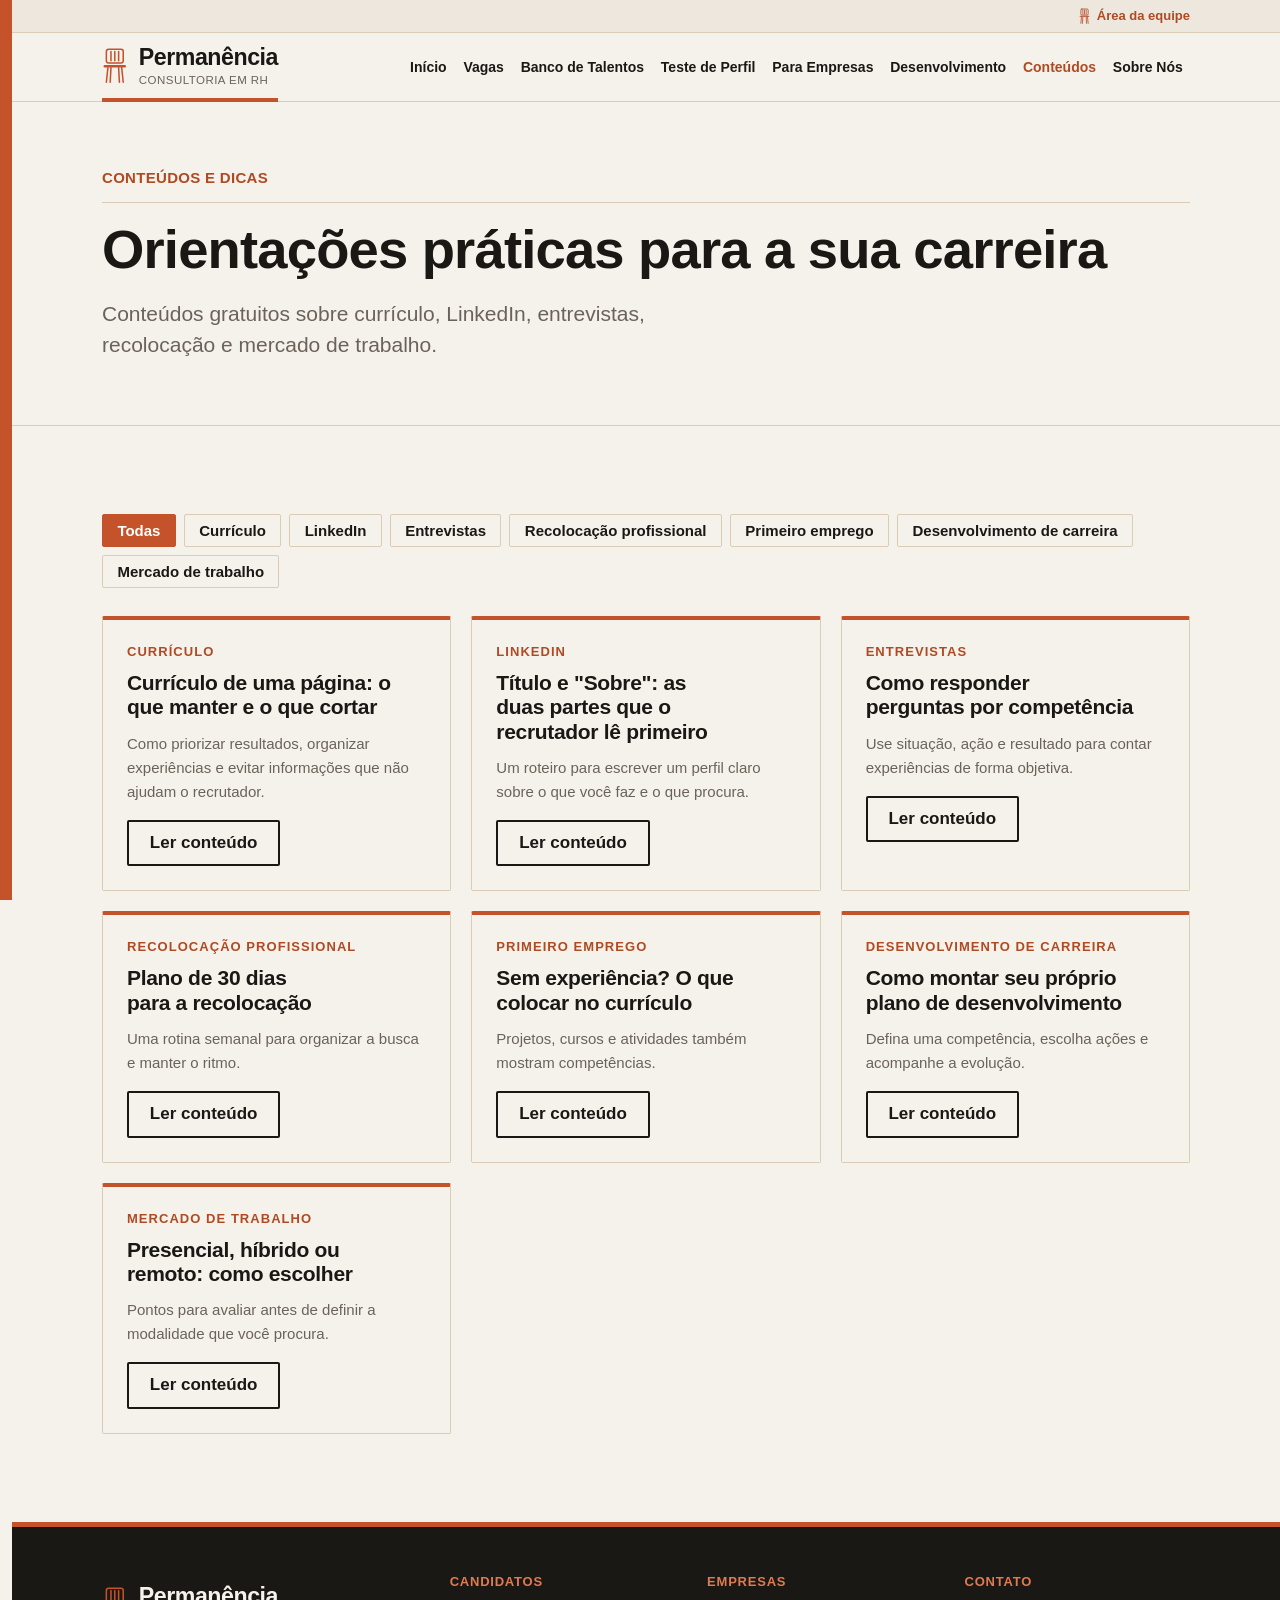
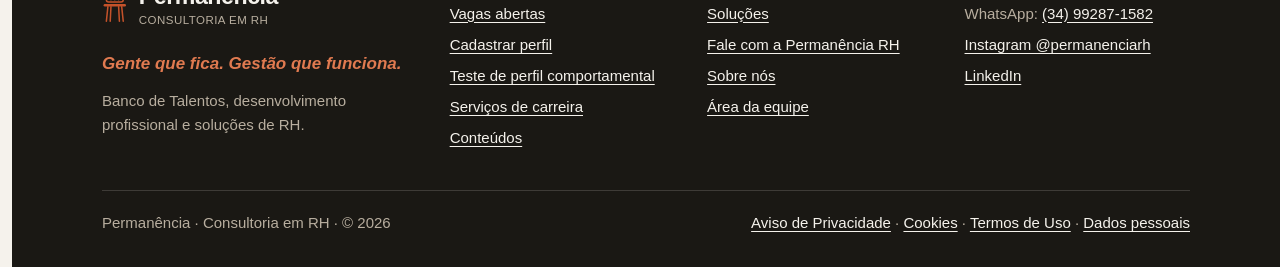
<file: conteudos.html>
<!doctype html>
<html lang="pt-BR">
<head>
<meta charset="utf-8">
<meta name="viewport" content="width=device-width, initial-scale=1, viewport-fit=cover">
<meta http-equiv="Content-Security-Policy" content="default-src 'self'; script-src 'self'; style-src 'self' 'unsafe-inline'; img-src 'self' data: https://*.supabase.co; connect-src 'self' https://*.supabase.co wss://*.supabase.co; font-src 'self'; form-action 'self'; base-uri 'self'; object-src 'none'">
<meta name="referrer" content="strict-origin-when-cross-origin">
<title>Conteúdos | Permanência RH</title>
<meta name="description" content="Dicas gratuitas sobre currículo, LinkedIn, entrevistas, recolocação, primeiro emprego e carreira.">
<link rel="canonical" href="https://permanenciarh.com.br/conteudos.html">
<meta property="og:type" content="website">
<meta property="og:locale" content="pt_BR">
<meta property="og:site_name" content="Permanência RH">
<meta property="og:title" content="Conteúdos | Permanência RH">
<meta property="og:description" content="Dicas gratuitas sobre currículo, LinkedIn, entrevistas, recolocação, primeiro emprego e carreira.">
<meta property="og:url" content="https://permanenciarh.com.br/conteudos.html">
<meta property="og:image" content="https://permanenciarh.com.br/assets/images/og-permanencia-rh.png">
<meta name="twitter:card" content="summary_large_image">
<meta name="theme-color" content="#c4522a">
<link rel="icon" href="data:image/svg+xml,%3Csvg xmlns='http://www.w3.org/2000/svg' viewBox='0 0 32 32'%3E%3Crect width='32' height='32' rx='4' fill='%23c4522a'/%3E%3Ctext x='16' y='22' font-family='Arial' font-weight='700' font-size='16' fill='%23ffffff' text-anchor='middle'%3EP%3C/text%3E%3C/svg%3E">

<link rel="stylesheet" href="css/style.css">
<script src="js/config.js" defer></script>
<script src="js/main.js" defer></script>
</head>
<body data-page-current="conteudos">
<a class="skip-link" href="#conteudo">Pular para o conteúdo</a>
<header class="site-header">
  <div class="topbar"><div class="wrap topbar-inner"><a class="topbar-login" href="admin.html" rel="nofollow"><svg viewBox="0 0 32 48" aria-hidden="true" focusable="false"><rect x="5" y="3" width="22" height="18" rx="3"/><path d="M11 6v12M16 6v12M21 6v12"/><path d="M3 25h26" stroke-width="3.2"/><path d="M7 27 5 46M11 27l-1 19M21 27l1 19M25 27l2 19"/></svg>Área da equipe</a></div></div>
  <div class="wrap header-inner">
    <a class="logo" href="index.html" aria-label="Permanência, Consultoria em RH, página inicial"><span class="logo-chair"><svg viewBox="0 0 32 48" aria-hidden="true" focusable="false"><rect x="5" y="3" width="22" height="18" rx="3"/><path d="M11 6v12M16 6v12M21 6v12"/><path d="M3 25h26" stroke-width="3.2"/><path d="M7 27 5 46M11 27l-1 19M21 27l1 19M25 27l2 19"/></svg></span><span class="logo-text" aria-hidden="true"><span class="logo-name">Permanência</span><span class="logo-sub">Consultoria em RH</span></span></a>
    <button class="nav-toggle" type="button" aria-expanded="false" aria-controls="menu-principal"><span class="nav-toggle-bars" aria-hidden="true"></span>Menu</button>
    <nav class="main-nav" id="menu-principal" aria-label="Menu principal">
      <ul>
        <li><a href="index.html" data-nav="index">Início</a></li><li><a href="vagas.html" data-nav="vagas">Vagas</a></li><li><a href="banco-de-talentos.html" data-nav="banco-de-talentos">Banco de Talentos</a></li><li><a href="perfil-comportamental.html" data-nav="perfil-comportamental">Teste de Perfil</a></li><li><a href="empresas.html" data-nav="empresas">Para Empresas</a></li><li><a href="desenvolvimento-profissional.html" data-nav="desenvolvimento-profissional">Desenvolvimento</a></li><li><a href="conteudos.html" data-nav="conteudos" aria-current="page">Conteúdos</a></li><li><a href="sobre.html" data-nav="sobre">Sobre Nós</a></li>
      </ul>
    </nav>
  </div>
</header>
<main id="conteudo" tabindex="-1">
<section class="page-hero" aria-labelledby="cont-title">
  <div class="wrap">
    <p class="eyebrow">Conteúdos e dicas</p>
    <h1 id="cont-title">Orientações práticas para a sua carreira</h1>
    <p class="lead">Conteúdos gratuitos sobre currículo, LinkedIn, entrevistas, recolocação e mercado de trabalho.</p>
  </div>
</section>

<section class="section" aria-labelledby="lista-artigos">
  <div class="wrap">
    <h2 id="lista-artigos" class="visually-hidden">Artigos</h2>
    <div class="filters" role="group" aria-label="Filtrar por categoria">
      <button type="button" class="chip" data-filter="todas" aria-pressed="true">Todas</button>
      <button type="button" class="chip" data-filter="curriculo" aria-pressed="false">Currículo</button>
      <button type="button" class="chip" data-filter="linkedin" aria-pressed="false">LinkedIn</button>
      <button type="button" class="chip" data-filter="entrevista" aria-pressed="false">Entrevistas</button>
      <button type="button" class="chip" data-filter="recolocacao" aria-pressed="false">Recolocação profissional</button>
      <button type="button" class="chip" data-filter="primeiro-emprego" aria-pressed="false">Primeiro emprego</button>
      <button type="button" class="chip" data-filter="carreira" aria-pressed="false">Desenvolvimento de carreira</button>
      <button type="button" class="chip" data-filter="mercado" aria-pressed="false">Mercado de trabalho</button>
    </div>
    <p class="visually-hidden" id="filter-status" role="status" aria-live="polite"></p>
    <div class="grid grid-3" id="article-grid">
      <article class="card" id="art-curriculo" data-category="curriculo">
        <div class="card-top"><span class="tag">Currículo</span></div>
        <h3>Currículo de uma página: o que manter e o que cortar</h3>
        <p class="muted small">Como priorizar resultados, organizar experiências e evitar informações que não ajudam o recrutador.</p>
        <button type="button" class="btn btn-secondary js-read" aria-expanded="false" aria-controls="body-curriculo">Ler conteúdo</button>
        <div class="article-body" id="body-curriculo" hidden><p>O recrutador costuma fazer uma primeira leitura rápida. Por isso, o currículo precisa mostrar logo no topo quem você é e o que procura.</p><ul><li><strong>Mantenha:</strong> objetivo claro, últimas experiências com principais entregas, formação, cursos ligados à vaga e contato atualizado.</li><li><strong>Corte:</strong> foto (salvo se pedida), documentos como RG e CPF, estado civil, experiências muito antigas sem relação com a vaga e frases genéricas.</li><li><strong>Mostre resultados:</strong> troque "responsável pelo estoque" por "reduzi divergências de inventário com contagens semanais".</li></ul><p>Salve em PDF e nomeie o arquivo com seu nome e o cargo desejado.</p></div>
      </article>
      <article class="card" id="art-linkedin" data-category="linkedin">
        <div class="card-top"><span class="tag">LinkedIn</span></div>
        <h3>Título e "Sobre": as duas partes que o recrutador lê primeiro</h3>
        <p class="muted small">Um roteiro para escrever um perfil claro sobre o que você faz e o que procura.</p>
        <button type="button" class="btn btn-secondary js-read" aria-expanded="false" aria-controls="body-linkedin">Ler conteúdo</button>
        <div class="article-body" id="body-linkedin" hidden><p>O título aparece em toda busca. Use o cargo que você exerce ou busca e uma ou duas especialidades, com palavras que recrutadores pesquisam.</p><ul><li><strong>Título:</strong> "Assistente Administrativo | Faturamento e Controle de Documentos".</li><li><strong>Sobre:</strong> três parágrafos curtos: o que você faz, principais resultados e o tipo de oportunidade que procura.</li><li><strong>Experiências:</strong> as mesmas do currículo, com descrições coerentes.</li></ul></div>
      </article>
      <article class="card" id="art-entrevista" data-category="entrevista">
        <div class="card-top"><span class="tag">Entrevistas</span></div>
        <h3>Como responder perguntas por competência</h3>
        <p class="muted small">Use situação, ação e resultado para contar experiências de forma objetiva.</p>
        <button type="button" class="btn btn-secondary js-read" aria-expanded="false" aria-controls="body-entrevista">Ler conteúdo</button>
        <div class="article-body" id="body-entrevista" hidden><p>Perguntas como "conte uma situação em que você resolveu um conflito" avaliam comportamentos reais. Responda com um exemplo concreto.</p><ul><li><strong>Situação:</strong> o contexto, em uma ou duas frases.</li><li><strong>Ação:</strong> o que <em>você</em> fez.</li><li><strong>Resultado:</strong> o que mudou, de preferência com um dado.</li></ul><p>Prepare de três a cinco histórias antes da entrevista e adapte-as às competências da vaga.</p></div>
      </article>
      <article class="card" id="art-recolocacao" data-category="recolocacao">
        <div class="card-top"><span class="tag">Recolocação profissional</span></div>
        <h3>Plano de 30 dias para a recolocação</h3>
        <p class="muted small">Uma rotina semanal para organizar a busca e manter o ritmo.</p>
        <button type="button" class="btn btn-secondary js-read" aria-expanded="false" aria-controls="body-recolocacao">Ler conteúdo</button>
        <div class="article-body" id="body-recolocacao" hidden><ul><li><strong>Semana 1:</strong> atualize currículo e LinkedIn e defina dois ou três cargos-alvo.</li><li><strong>Semana 2:</strong> liste empresas de interesse e ative sua rede de contatos.</li><li><strong>Semana 3:</strong> candidate-se com regularidade e registre cada candidatura.</li><li><strong>Semana 4:</strong> revise o que gerou retorno e ajuste a estratégia.</li></ul></div>
      </article>
      <article class="card" id="art-primeiro-emprego" data-category="primeiro-emprego">
        <div class="card-top"><span class="tag">Primeiro emprego</span></div>
        <h3>Sem experiência? O que colocar no currículo</h3>
        <p class="muted small">Projetos, cursos e atividades também mostram competências.</p>
        <button type="button" class="btn btn-secondary js-read" aria-expanded="false" aria-controls="body-primeiro-emprego">Ler conteúdo</button>
        <div class="article-body" id="body-primeiro-emprego" hidden><p>Quem está começando pode mostrar competências por meio de outras vivências.</p><ul><li>Trabalhos voluntários, projetos da escola ou da faculdade e atividades em igreja, clube ou comunidade.</li><li>Cursos livres e técnicos ligados à área desejada.</li><li>Programas de estágio (Lei nº 11.788/2008) e de aprendizagem (Lei nº 10.097/2000) são portas de entrada importantes.</li></ul></div>
      </article>
      <article class="card" id="art-carreira" data-category="carreira">
        <div class="card-top"><span class="tag">Desenvolvimento de carreira</span></div>
        <h3>Como montar seu próprio plano de desenvolvimento</h3>
        <p class="muted small">Defina uma competência, escolha ações e acompanhe a evolução.</p>
        <button type="button" class="btn btn-secondary js-read" aria-expanded="false" aria-controls="body-carreira">Ler conteúdo</button>
        <div class="article-body" id="body-carreira" hidden><ul><li>Escolha <strong>uma</strong> competência para desenvolver nos próximos três meses.</li><li>Combine formas de aprender: prática no trabalho, troca com colegas e estudo.</li><li>Defina como vai perceber a evolução e peça retorno a quem acompanha seu trabalho.</li></ul></div>
      </article>
      <article class="card" id="art-mercado" data-category="mercado">
        <div class="card-top"><span class="tag">Mercado de trabalho</span></div>
        <h3>Presencial, híbrido ou remoto: como escolher</h3>
        <p class="muted small">Pontos para avaliar antes de definir a modalidade que você procura.</p>
        <button type="button" class="btn btn-secondary js-read" aria-expanded="false" aria-controls="body-mercado">Ler conteúdo</button>
        <div class="article-body" id="body-mercado" hidden><ul><li><strong>Rotina:</strong> deslocamento, custos e organização da casa.</li><li><strong>Carreira:</strong> em algumas funções, o contato presencial acelera o aprendizado.</li><li><strong>Concorrência:</strong> vagas remotas costumam receber candidatos de todo o país.</li></ul><p>Marcar mais de uma modalidade no cadastro amplia as oportunidades compatíveis.</p></div>
      </article>
    </div>
  </div>
</section>

</main>
<footer class="site-footer">
  <div class="wrap">
    <div class="footer-grid">
      <div class="footer-brand">
        <a class="logo" href="index.html" aria-label="Permanência, Consultoria em RH, página inicial"><span class="logo-chair"><svg viewBox="0 0 32 48" aria-hidden="true" focusable="false"><rect x="5" y="3" width="22" height="18" rx="3"/><path d="M11 6v12M16 6v12M21 6v12"/><path d="M3 25h26" stroke-width="3.2"/><path d="M7 27 5 46M11 27l-1 19M21 27l1 19M25 27l2 19"/></svg></span><span class="logo-text" aria-hidden="true"><span class="logo-name">Permanência</span><span class="logo-sub">Consultoria em RH</span></span></a>
        <p class="tagline" style="color:#e07a50;font-size:var(--t-md)">Gente que fica. Gestão que funciona.</p>
        <p>Banco de Talentos, desenvolvimento profissional e soluções de RH.</p>
      </div>
      <div>
        <h2>Candidatos</h2>
        <ul><li><a href="vagas.html">Vagas abertas</a></li><li><a href="banco-de-talentos.html#cadastro">Cadastrar perfil</a></li><li><a href="perfil-comportamental.html">Teste de perfil comportamental</a></li><li><a href="desenvolvimento-profissional.html">Serviços de carreira</a></li><li><a href="conteudos.html">Conteúdos</a></li></ul>
      </div>
      <div>
        <h2>Empresas</h2>
        <ul><li><a href="empresas.html">Soluções</a></li><li><a href="empresas.html#contato-empresa">Fale com a Permanência RH</a></li><li><a href="sobre.html">Sobre nós</a></li><li><a href="admin.html" rel="nofollow">Área da equipe</a></li></ul>
      </div>
      <div>
        <h2>Contato</h2>
        <ul>
          <li>WhatsApp: <a href="https://wa.me/5534992871582" target="_blank" rel="noopener">(34) 99287-1582</a></li>
          <li><a href="https://www.instagram.com/permanenciarh" target="_blank" rel="noopener">Instagram @permanenciarh</a></li>
          <li><a href="https://www.linkedin.com/in/alamomonteiro" target="_blank" rel="noopener">LinkedIn</a></li>
        </ul>
      </div>
    </div>
    <div class="footer-bottom">
      <span>Permanência · Consultoria em RH · © 2026</span>
      <span><a href="privacidade.html#aviso">Aviso de Privacidade</a> · <a href="privacidade.html#cookies">Cookies</a> · <a href="privacidade.html#termos">Termos de Uso</a> · <a href="privacidade.html#canal-dados">Dados pessoais</a></span>
    </div>
  </div>
</footer>
</body>
</html>
</file>
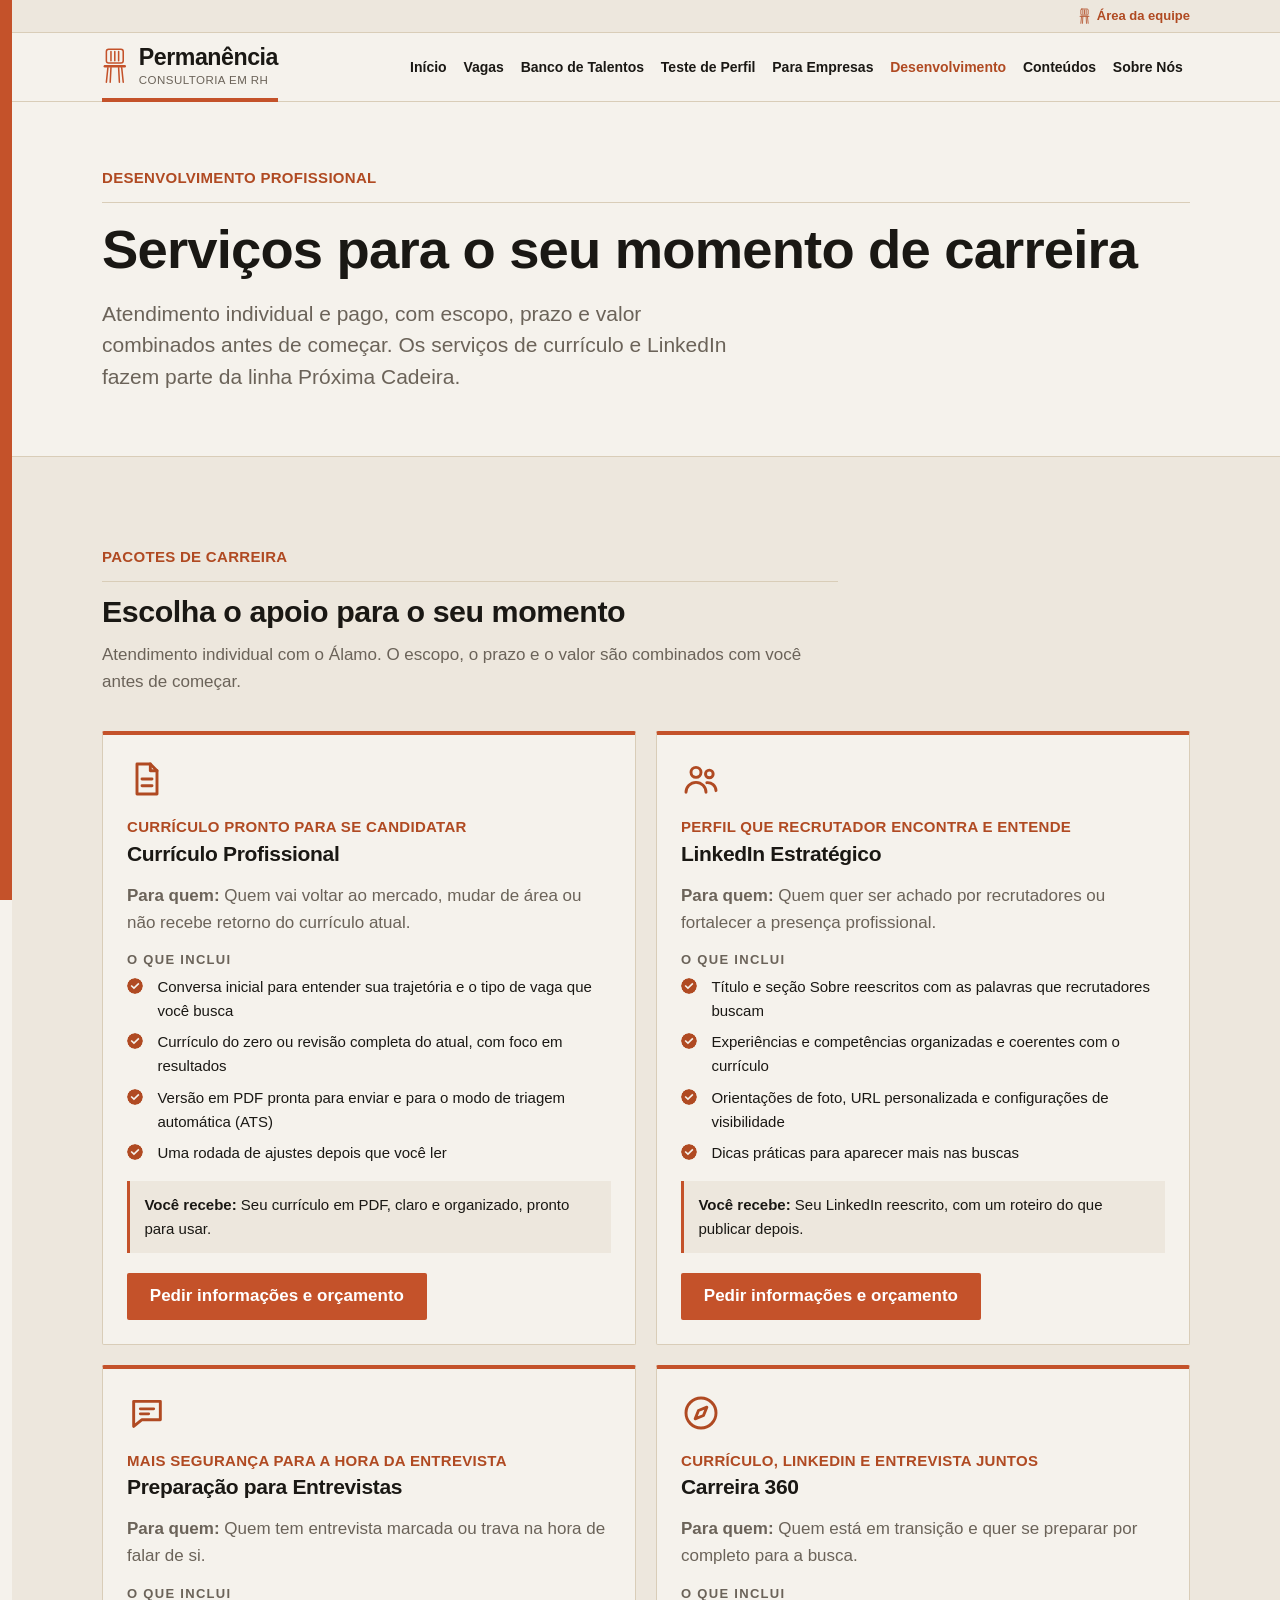
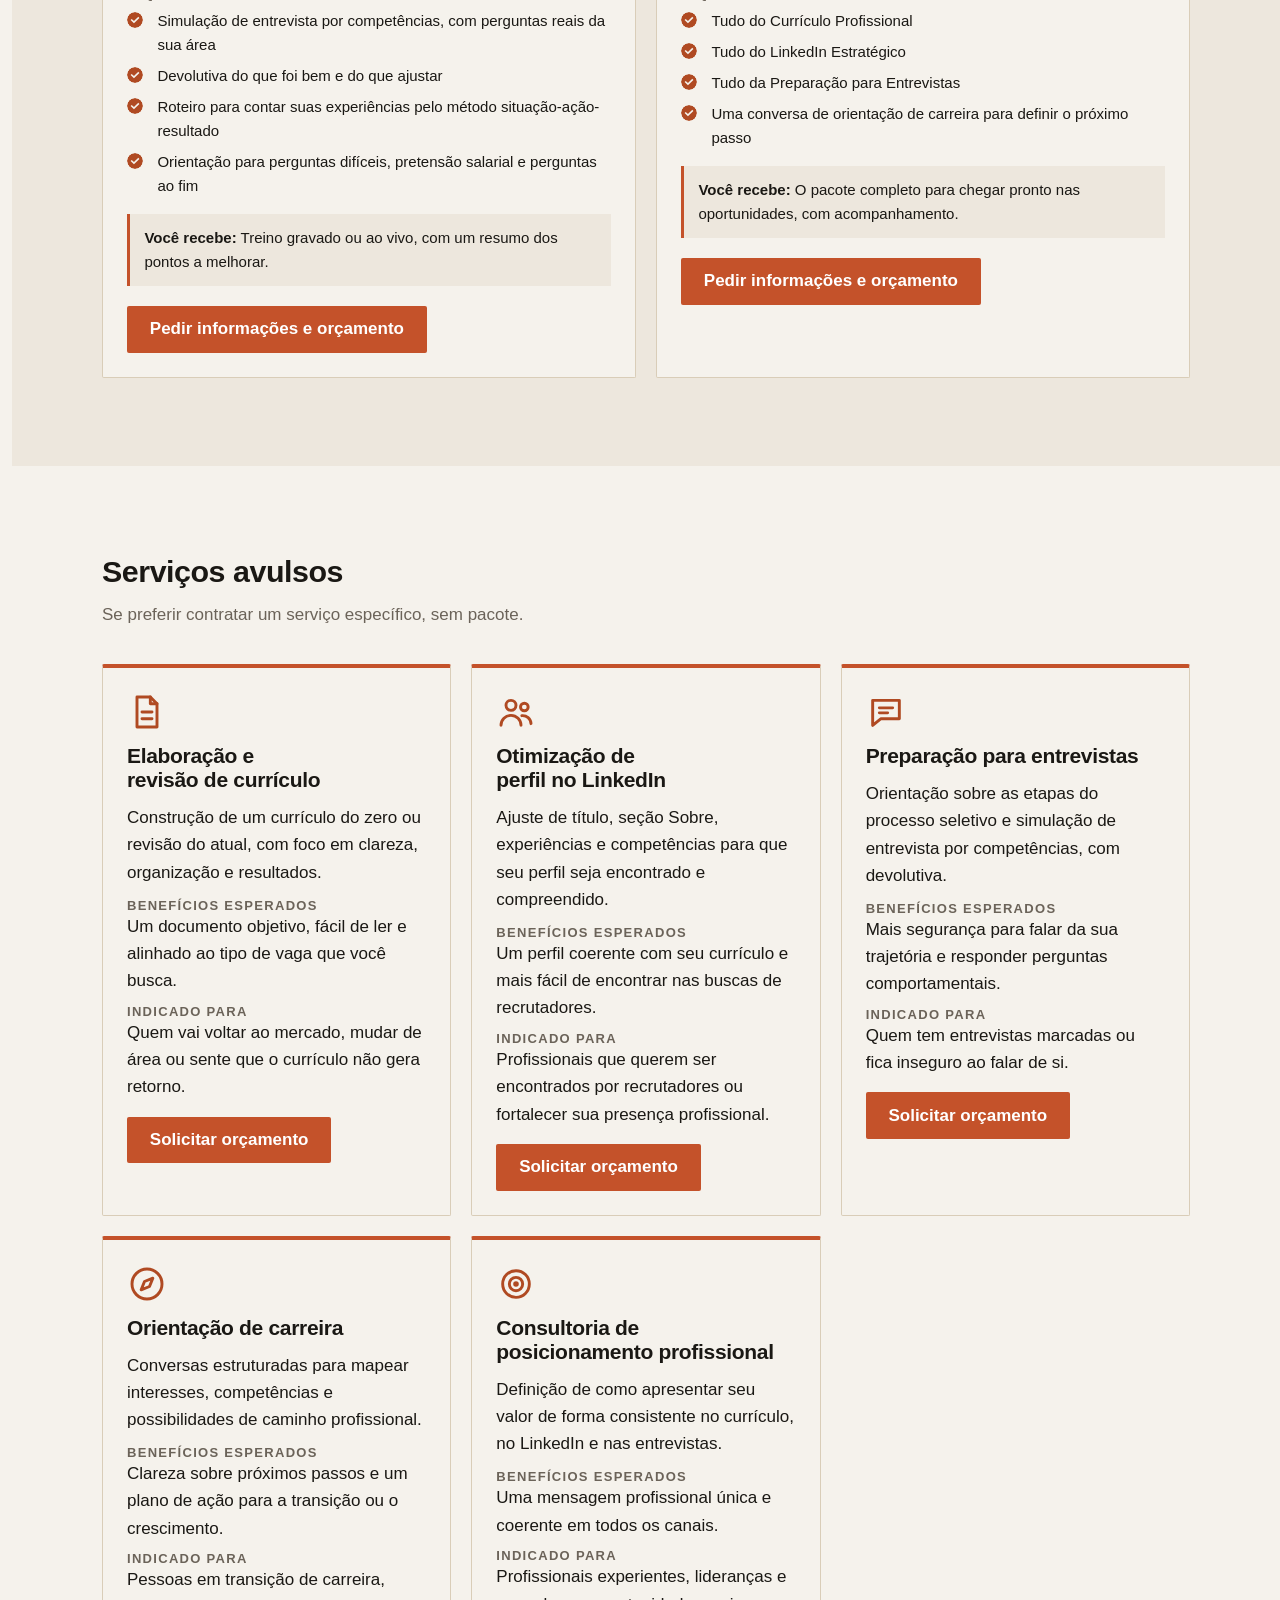
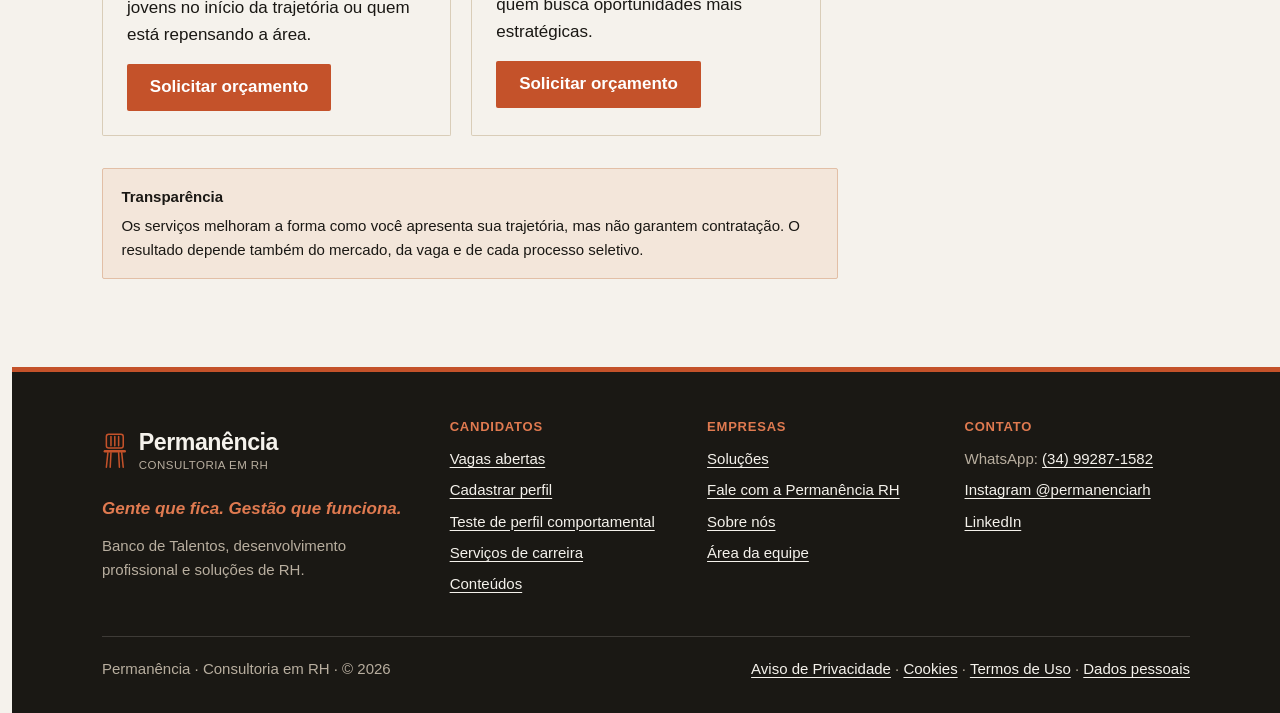
<file: desenvolvimento-profissional.html>
<!doctype html>
<html lang="pt-BR">
<head>
<meta charset="utf-8">
<meta name="viewport" content="width=device-width, initial-scale=1, viewport-fit=cover">
<meta http-equiv="Content-Security-Policy" content="default-src 'self'; script-src 'self'; style-src 'self' 'unsafe-inline'; img-src 'self' data: https://*.supabase.co; connect-src 'self' https://*.supabase.co wss://*.supabase.co; font-src 'self'; form-action 'self'; base-uri 'self'; object-src 'none'">
<meta name="referrer" content="strict-origin-when-cross-origin">
<title>Desenvolvimento Profissional | Permanência RH</title>
<meta name="description" content="Currículo, LinkedIn, preparação para entrevistas, orientação de carreira e posicionamento profissional.">
<link rel="canonical" href="https://permanenciarh.com.br/desenvolvimento-profissional.html">
<meta property="og:type" content="website">
<meta property="og:locale" content="pt_BR">
<meta property="og:site_name" content="Permanência RH">
<meta property="og:title" content="Desenvolvimento Profissional | Permanência RH">
<meta property="og:description" content="Currículo, LinkedIn, preparação para entrevistas, orientação de carreira e posicionamento profissional.">
<meta property="og:url" content="https://permanenciarh.com.br/desenvolvimento-profissional.html">
<meta property="og:image" content="https://permanenciarh.com.br/assets/images/og-permanencia-rh.png">
<meta name="twitter:card" content="summary_large_image">
<meta name="theme-color" content="#c4522a">
<link rel="icon" href="data:image/svg+xml,%3Csvg xmlns='http://www.w3.org/2000/svg' viewBox='0 0 32 32'%3E%3Crect width='32' height='32' rx='4' fill='%23c4522a'/%3E%3Ctext x='16' y='22' font-family='Arial' font-weight='700' font-size='16' fill='%23ffffff' text-anchor='middle'%3EP%3C/text%3E%3C/svg%3E">

<link rel="stylesheet" href="css/style.css">
<script src="js/config.js" defer></script>
<script src="js/main.js" defer></script>
</head>
<body data-page-current="desenvolvimento-profissional">
<a class="skip-link" href="#conteudo">Pular para o conteúdo</a>
<header class="site-header">
  <div class="topbar"><div class="wrap topbar-inner"><a class="topbar-login" href="admin.html" rel="nofollow"><svg viewBox="0 0 32 48" aria-hidden="true" focusable="false"><rect x="5" y="3" width="22" height="18" rx="3"/><path d="M11 6v12M16 6v12M21 6v12"/><path d="M3 25h26" stroke-width="3.2"/><path d="M7 27 5 46M11 27l-1 19M21 27l1 19M25 27l2 19"/></svg>Área da equipe</a></div></div>
  <div class="wrap header-inner">
    <a class="logo" href="index.html" aria-label="Permanência, Consultoria em RH, página inicial"><span class="logo-chair"><svg viewBox="0 0 32 48" aria-hidden="true" focusable="false"><rect x="5" y="3" width="22" height="18" rx="3"/><path d="M11 6v12M16 6v12M21 6v12"/><path d="M3 25h26" stroke-width="3.2"/><path d="M7 27 5 46M11 27l-1 19M21 27l1 19M25 27l2 19"/></svg></span><span class="logo-text" aria-hidden="true"><span class="logo-name">Permanência</span><span class="logo-sub">Consultoria em RH</span></span></a>
    <button class="nav-toggle" type="button" aria-expanded="false" aria-controls="menu-principal"><span class="nav-toggle-bars" aria-hidden="true"></span>Menu</button>
    <nav class="main-nav" id="menu-principal" aria-label="Menu principal">
      <ul>
        <li><a href="index.html" data-nav="index">Início</a></li><li><a href="vagas.html" data-nav="vagas">Vagas</a></li><li><a href="banco-de-talentos.html" data-nav="banco-de-talentos">Banco de Talentos</a></li><li><a href="perfil-comportamental.html" data-nav="perfil-comportamental">Teste de Perfil</a></li><li><a href="empresas.html" data-nav="empresas">Para Empresas</a></li><li><a href="desenvolvimento-profissional.html" data-nav="desenvolvimento-profissional" aria-current="page">Desenvolvimento</a></li><li><a href="conteudos.html" data-nav="conteudos">Conteúdos</a></li><li><a href="sobre.html" data-nav="sobre">Sobre Nós</a></li>
      </ul>
    </nav>
  </div>
</header>
<main id="conteudo" tabindex="-1">
<section class="page-hero" aria-labelledby="dp-title">
  <div class="wrap">
    <p class="eyebrow">Desenvolvimento profissional</p>
    <h1 id="dp-title">Serviços para o seu momento de carreira</h1>
    <p class="lead">Atendimento individual e pago, com escopo, prazo e valor combinados antes de começar. Os serviços de currículo e LinkedIn fazem parte da linha Próxima Cadeira.</p>
  </div>
</section>

<section class="section band-soft" id="pacotes-pessoa" aria-labelledby="pp-title">
  <div class="wrap">
    <div class="section-head">
      <p class="eyebrow">Pacotes de carreira</p>
      <h2 id="pp-title">Escolha o apoio para o seu momento</h2>
      <p class="muted">Atendimento individual com o Álamo. O escopo, o prazo e o valor são combinados com você antes de começar.</p>
    </div>
    <div class="pacotes-grid">
      <article class="card pacote" id="pessoa-curriculo-pro">
        <span class="feature-icon"><svg viewBox="0 0 24 24" aria-hidden="true" focusable="false"><path d="M6 3h8l4 4v14H6z"/><path d="M14 3v4h4M9 12h6M9 16h6"/></svg></span>
        <div><p class="eyebrow">Currículo pronto para se candidatar</p><h3>Currículo Profissional</h3></div>
        <p class="muted"><strong>Para quem:</strong> Quem vai voltar ao mercado, mudar de área ou não recebe retorno do currículo atual.</p>
        <div><p class="pacote-label">O que inclui</p><ul class="check-list compact"><li>Conversa inicial para entender sua trajetória e o tipo de vaga que você busca</li><li>Currículo do zero ou revisão completa do atual, com foco em resultados</li><li>Versão em PDF pronta para enviar e para o modo de triagem automática (ATS)</li><li>Uma rodada de ajustes depois que você ler</li></ul></div>
        <p class="pacote-entrega"><strong>Você recebe:</strong> Seu currículo em PDF, claro e organizado, pronto para usar.</p>
        <a class="btn btn-primary" href="https://wa.me/5534992871582?text=Ol%C3%A1%2C%20%C3%81lamo%21%20Tenho%20interesse%20no%20pacote%20Curr%C3%ADculo%20Profissional%20da%20Perman%C3%AAncia%20RH%20e%20gostaria%20de%20saber%20como%20funciona%20e%20o%20valor." target="_blank" rel="noopener">Pedir informações e orçamento<span class="visually-hidden"> do pacote Currículo Profissional pelo WhatsApp (abre em nova aba)</span></a>
      </article>
      <article class="card pacote" id="pessoa-linkedin-pro">
        <span class="feature-icon"><svg viewBox="0 0 24 24" aria-hidden="true" focusable="false"><circle cx="9" cy="8" r="3"/><path d="M3 20a6 6 0 0 1 12 0"/><circle cx="17" cy="9" r="2.3"/><path d="M15.5 14.2A5 5 0 0 1 21 19"/></svg></span>
        <div><p class="eyebrow">Perfil que recrutador encontra e entende</p><h3>LinkedIn Estratégico</h3></div>
        <p class="muted"><strong>Para quem:</strong> Quem quer ser achado por recrutadores ou fortalecer a presença profissional.</p>
        <div><p class="pacote-label">O que inclui</p><ul class="check-list compact"><li>Título e seção Sobre reescritos com as palavras que recrutadores buscam</li><li>Experiências e competências organizadas e coerentes com o currículo</li><li>Orientações de foto, URL personalizada e configurações de visibilidade</li><li>Dicas práticas para aparecer mais nas buscas</li></ul></div>
        <p class="pacote-entrega"><strong>Você recebe:</strong> Seu LinkedIn reescrito, com um roteiro do que publicar depois.</p>
        <a class="btn btn-primary" href="https://wa.me/5534992871582?text=Ol%C3%A1%2C%20%C3%81lamo%21%20Tenho%20interesse%20no%20pacote%20LinkedIn%20Estrat%C3%A9gico%20da%20Perman%C3%AAncia%20RH%20e%20gostaria%20de%20saber%20como%20funciona%20e%20o%20valor." target="_blank" rel="noopener">Pedir informações e orçamento<span class="visually-hidden"> do pacote LinkedIn Estratégico pelo WhatsApp (abre em nova aba)</span></a>
      </article>
      <article class="card pacote" id="pessoa-entrevista-pro">
        <span class="feature-icon"><svg viewBox="0 0 24 24" aria-hidden="true" focusable="false"><path d="M4 5h16v11H9l-5 4z"/><path d="M8 9.5h8M8 12.5h5"/></svg></span>
        <div><p class="eyebrow">Mais segurança para a hora da entrevista</p><h3>Preparação para Entrevistas</h3></div>
        <p class="muted"><strong>Para quem:</strong> Quem tem entrevista marcada ou trava na hora de falar de si.</p>
        <div><p class="pacote-label">O que inclui</p><ul class="check-list compact"><li>Simulação de entrevista por competências, com perguntas reais da sua área</li><li>Devolutiva do que foi bem e do que ajustar</li><li>Roteiro para contar suas experiências pelo método situação-ação-resultado</li><li>Orientação para perguntas difíceis, pretensão salarial e perguntas ao fim</li></ul></div>
        <p class="pacote-entrega"><strong>Você recebe:</strong> Treino gravado ou ao vivo, com um resumo dos pontos a melhorar.</p>
        <a class="btn btn-primary" href="https://wa.me/5534992871582?text=Ol%C3%A1%2C%20%C3%81lamo%21%20Tenho%20interesse%20no%20pacote%20Prepara%C3%A7%C3%A3o%20para%20Entrevistas%20da%20Perman%C3%AAncia%20RH%20e%20gostaria%20de%20saber%20como%20funciona%20e%20o%20valor." target="_blank" rel="noopener">Pedir informações e orçamento<span class="visually-hidden"> do pacote Preparação para Entrevistas pelo WhatsApp (abre em nova aba)</span></a>
      </article>
      <article class="card pacote" id="pessoa-carreira-360">
        <span class="feature-icon"><svg viewBox="0 0 24 24" aria-hidden="true" focusable="false"><circle cx="12" cy="12" r="9"/><path d="m15.5 8.5-2 5-5 2 2-5z"/></svg></span>
        <div><p class="eyebrow">Currículo, LinkedIn e entrevista juntos</p><h3>Carreira 360</h3></div>
        <p class="muted"><strong>Para quem:</strong> Quem está em transição e quer se preparar por completo para a busca.</p>
        <div><p class="pacote-label">O que inclui</p><ul class="check-list compact"><li>Tudo do Currículo Profissional</li><li>Tudo do LinkedIn Estratégico</li><li>Tudo da Preparação para Entrevistas</li><li>Uma conversa de orientação de carreira para definir o próximo passo</li></ul></div>
        <p class="pacote-entrega"><strong>Você recebe:</strong> O pacote completo para chegar pronto nas oportunidades, com acompanhamento.</p>
        <a class="btn btn-primary" href="https://wa.me/5534992871582?text=Ol%C3%A1%2C%20%C3%81lamo%21%20Tenho%20interesse%20no%20pacote%20Carreira%20360%20da%20Perman%C3%AAncia%20RH%20e%20gostaria%20de%20saber%20como%20funciona%20e%20o%20valor." target="_blank" rel="noopener">Pedir informações e orçamento<span class="visually-hidden"> do pacote Carreira 360 pelo WhatsApp (abre em nova aba)</span></a>
      </article>
    </div>
  </div>
</section>

<section class="section" aria-labelledby="lista-servicos">
  <div class="wrap">
    <div class="section-head"><h2 id="lista-servicos">Serviços avulsos</h2><p class="muted">Se preferir contratar um serviço específico, sem pacote.</p></div>
    <div class="grid grid-2">
      <article class="card">
        <span class="feature-icon"><svg viewBox="0 0 24 24" aria-hidden="true" focusable="false"><path d="M6 3h8l4 4v14H6z"/><path d="M14 3v4h4M9 12h6M9 16h6"/></svg></span>
        <h3>Elaboração e revisão de currículo</h3>
        <p>Construção de um currículo do zero ou revisão do atual, com foco em clareza, organização e resultados.</p>
        <dl><div><dt>Benefícios esperados</dt><dd>Um documento objetivo, fácil de ler e alinhado ao tipo de vaga que você busca.</dd></div><div><dt>Indicado para</dt><dd>Quem vai voltar ao mercado, mudar de área ou sente que o currículo não gera retorno.</dd></div></dl>
        <a class="btn btn-primary" href="https://wa.me/5534992871582?text=Ol%C3%A1%21%20Gostaria%20de%20informa%C3%A7%C3%B5es%20sobre%20o%20servi%C3%A7o%20Elabora%C3%A7%C3%A3o%20e%20revis%C3%A3o%20de%20curr%C3%ADculo%20da%20Perman%C3%AAncia%20RH." target="_blank" rel="noopener">Solicitar orçamento<span class="visually-hidden"> de Elaboração e revisão de currículo pelo WhatsApp (abre em nova aba)</span></a>
      </article>
      <article class="card">
        <span class="feature-icon"><svg viewBox="0 0 24 24" aria-hidden="true" focusable="false"><circle cx="9" cy="8" r="3"/><path d="M3 20a6 6 0 0 1 12 0"/><circle cx="17" cy="9" r="2.3"/><path d="M15.5 14.2A5 5 0 0 1 21 19"/></svg></span>
        <h3>Otimização de perfil no LinkedIn</h3>
        <p>Ajuste de título, seção Sobre, experiências e competências para que seu perfil seja encontrado e compreendido.</p>
        <dl><div><dt>Benefícios esperados</dt><dd>Um perfil coerente com seu currículo e mais fácil de encontrar nas buscas de recrutadores.</dd></div><div><dt>Indicado para</dt><dd>Profissionais que querem ser encontrados por recrutadores ou fortalecer sua presença profissional.</dd></div></dl>
        <a class="btn btn-primary" href="https://wa.me/5534992871582?text=Ol%C3%A1%21%20Gostaria%20de%20informa%C3%A7%C3%B5es%20sobre%20o%20servi%C3%A7o%20Otimiza%C3%A7%C3%A3o%20de%20perfil%20no%20LinkedIn%20da%20Perman%C3%AAncia%20RH." target="_blank" rel="noopener">Solicitar orçamento<span class="visually-hidden"> de Otimização de perfil no LinkedIn pelo WhatsApp (abre em nova aba)</span></a>
      </article>
      <article class="card">
        <span class="feature-icon"><svg viewBox="0 0 24 24" aria-hidden="true" focusable="false"><path d="M4 5h16v11H9l-5 4z"/><path d="M8 9.5h8M8 12.5h5"/></svg></span>
        <h3>Preparação para entrevistas</h3>
        <p>Orientação sobre as etapas do processo seletivo e simulação de entrevista por competências, com devolutiva.</p>
        <dl><div><dt>Benefícios esperados</dt><dd>Mais segurança para falar da sua trajetória e responder perguntas comportamentais.</dd></div><div><dt>Indicado para</dt><dd>Quem tem entrevistas marcadas ou fica inseguro ao falar de si.</dd></div></dl>
        <a class="btn btn-primary" href="https://wa.me/5534992871582?text=Ol%C3%A1%21%20Gostaria%20de%20informa%C3%A7%C3%B5es%20sobre%20o%20servi%C3%A7o%20Prepara%C3%A7%C3%A3o%20para%20entrevistas%20da%20Perman%C3%AAncia%20RH." target="_blank" rel="noopener">Solicitar orçamento<span class="visually-hidden"> de Preparação para entrevistas pelo WhatsApp (abre em nova aba)</span></a>
      </article>
      <article class="card">
        <span class="feature-icon"><svg viewBox="0 0 24 24" aria-hidden="true" focusable="false"><circle cx="12" cy="12" r="9"/><path d="m15.5 8.5-2 5-5 2 2-5z"/></svg></span>
        <h3>Orientação de carreira</h3>
        <p>Conversas estruturadas para mapear interesses, competências e possibilidades de caminho profissional.</p>
        <dl><div><dt>Benefícios esperados</dt><dd>Clareza sobre próximos passos e um plano de ação para a transição ou o crescimento.</dd></div><div><dt>Indicado para</dt><dd>Pessoas em transição de carreira, jovens no início da trajetória ou quem está repensando a área.</dd></div></dl>
        <a class="btn btn-primary" href="https://wa.me/5534992871582?text=Ol%C3%A1%21%20Gostaria%20de%20informa%C3%A7%C3%B5es%20sobre%20o%20servi%C3%A7o%20Orienta%C3%A7%C3%A3o%20de%20carreira%20da%20Perman%C3%AAncia%20RH." target="_blank" rel="noopener">Solicitar orçamento<span class="visually-hidden"> de Orientação de carreira pelo WhatsApp (abre em nova aba)</span></a>
      </article>
      <article class="card">
        <span class="feature-icon"><svg viewBox="0 0 24 24" aria-hidden="true" focusable="false"><circle cx="12" cy="12" r="8"/><circle cx="12" cy="12" r="4"/><circle cx="12" cy="12" r=".8"/></svg></span>
        <h3>Consultoria de posicionamento profissional</h3>
        <p>Definição de como apresentar seu valor de forma consistente no currículo, no LinkedIn e nas entrevistas.</p>
        <dl><div><dt>Benefícios esperados</dt><dd>Uma mensagem profissional única e coerente em todos os canais.</dd></div><div><dt>Indicado para</dt><dd>Profissionais experientes, lideranças e quem busca oportunidades mais estratégicas.</dd></div></dl>
        <a class="btn btn-primary" href="https://wa.me/5534992871582?text=Ol%C3%A1%21%20Gostaria%20de%20informa%C3%A7%C3%B5es%20sobre%20o%20servi%C3%A7o%20Consultoria%20de%20posicionamento%20profissional%20da%20Perman%C3%AAncia%20RH." target="_blank" rel="noopener">Solicitar orçamento<span class="visually-hidden"> de Consultoria de posicionamento profissional pelo WhatsApp (abre em nova aba)</span></a>
      </article>
    </div>
    <div class="note" role="note" style="margin-top:2rem;max-width:46rem">
      <strong>Transparência</strong>
      <p>Os serviços melhoram a forma como você apresenta sua trajetória, mas não garantem contratação. O resultado depende também do mercado, da vaga e de cada processo seletivo.</p>
    </div>
  </div>
</section>

</main>
<footer class="site-footer">
  <div class="wrap">
    <div class="footer-grid">
      <div class="footer-brand">
        <a class="logo" href="index.html" aria-label="Permanência, Consultoria em RH, página inicial"><span class="logo-chair"><svg viewBox="0 0 32 48" aria-hidden="true" focusable="false"><rect x="5" y="3" width="22" height="18" rx="3"/><path d="M11 6v12M16 6v12M21 6v12"/><path d="M3 25h26" stroke-width="3.2"/><path d="M7 27 5 46M11 27l-1 19M21 27l1 19M25 27l2 19"/></svg></span><span class="logo-text" aria-hidden="true"><span class="logo-name">Permanência</span><span class="logo-sub">Consultoria em RH</span></span></a>
        <p class="tagline" style="color:#e07a50;font-size:var(--t-md)">Gente que fica. Gestão que funciona.</p>
        <p>Banco de Talentos, desenvolvimento profissional e soluções de RH.</p>
      </div>
      <div>
        <h2>Candidatos</h2>
        <ul><li><a href="vagas.html">Vagas abertas</a></li><li><a href="banco-de-talentos.html#cadastro">Cadastrar perfil</a></li><li><a href="perfil-comportamental.html">Teste de perfil comportamental</a></li><li><a href="desenvolvimento-profissional.html">Serviços de carreira</a></li><li><a href="conteudos.html">Conteúdos</a></li></ul>
      </div>
      <div>
        <h2>Empresas</h2>
        <ul><li><a href="empresas.html">Soluções</a></li><li><a href="empresas.html#contato-empresa">Fale com a Permanência RH</a></li><li><a href="sobre.html">Sobre nós</a></li><li><a href="admin.html" rel="nofollow">Área da equipe</a></li></ul>
      </div>
      <div>
        <h2>Contato</h2>
        <ul>
          <li>WhatsApp: <a href="https://wa.me/5534992871582" target="_blank" rel="noopener">(34) 99287-1582</a></li>
          <li><a href="https://www.instagram.com/permanenciarh" target="_blank" rel="noopener">Instagram @permanenciarh</a></li>
          <li><a href="https://www.linkedin.com/in/alamomonteiro" target="_blank" rel="noopener">LinkedIn</a></li>
        </ul>
      </div>
    </div>
    <div class="footer-bottom">
      <span>Permanência · Consultoria em RH · © 2026</span>
      <span><a href="privacidade.html#aviso">Aviso de Privacidade</a> · <a href="privacidade.html#cookies">Cookies</a> · <a href="privacidade.html#termos">Termos de Uso</a> · <a href="privacidade.html#canal-dados">Dados pessoais</a></span>
    </div>
  </div>
</footer>
</body>
</html>
</file>
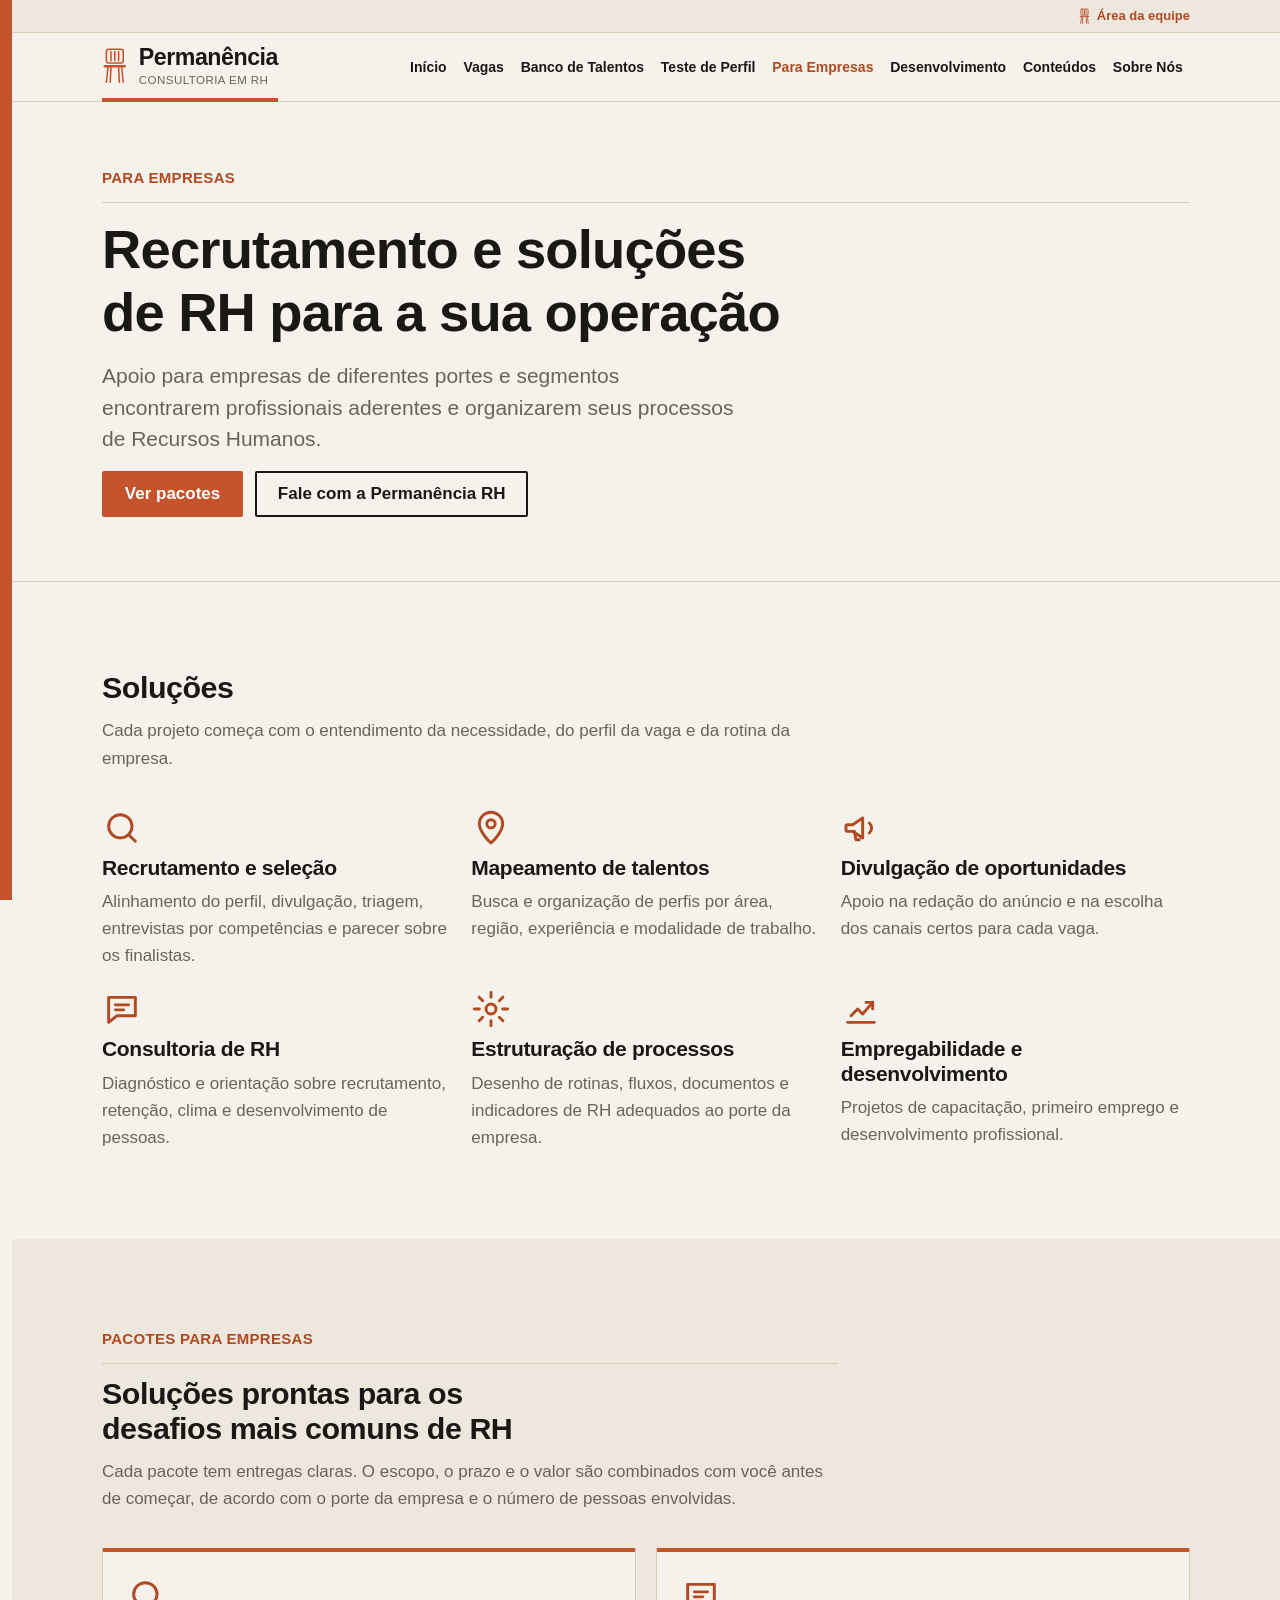
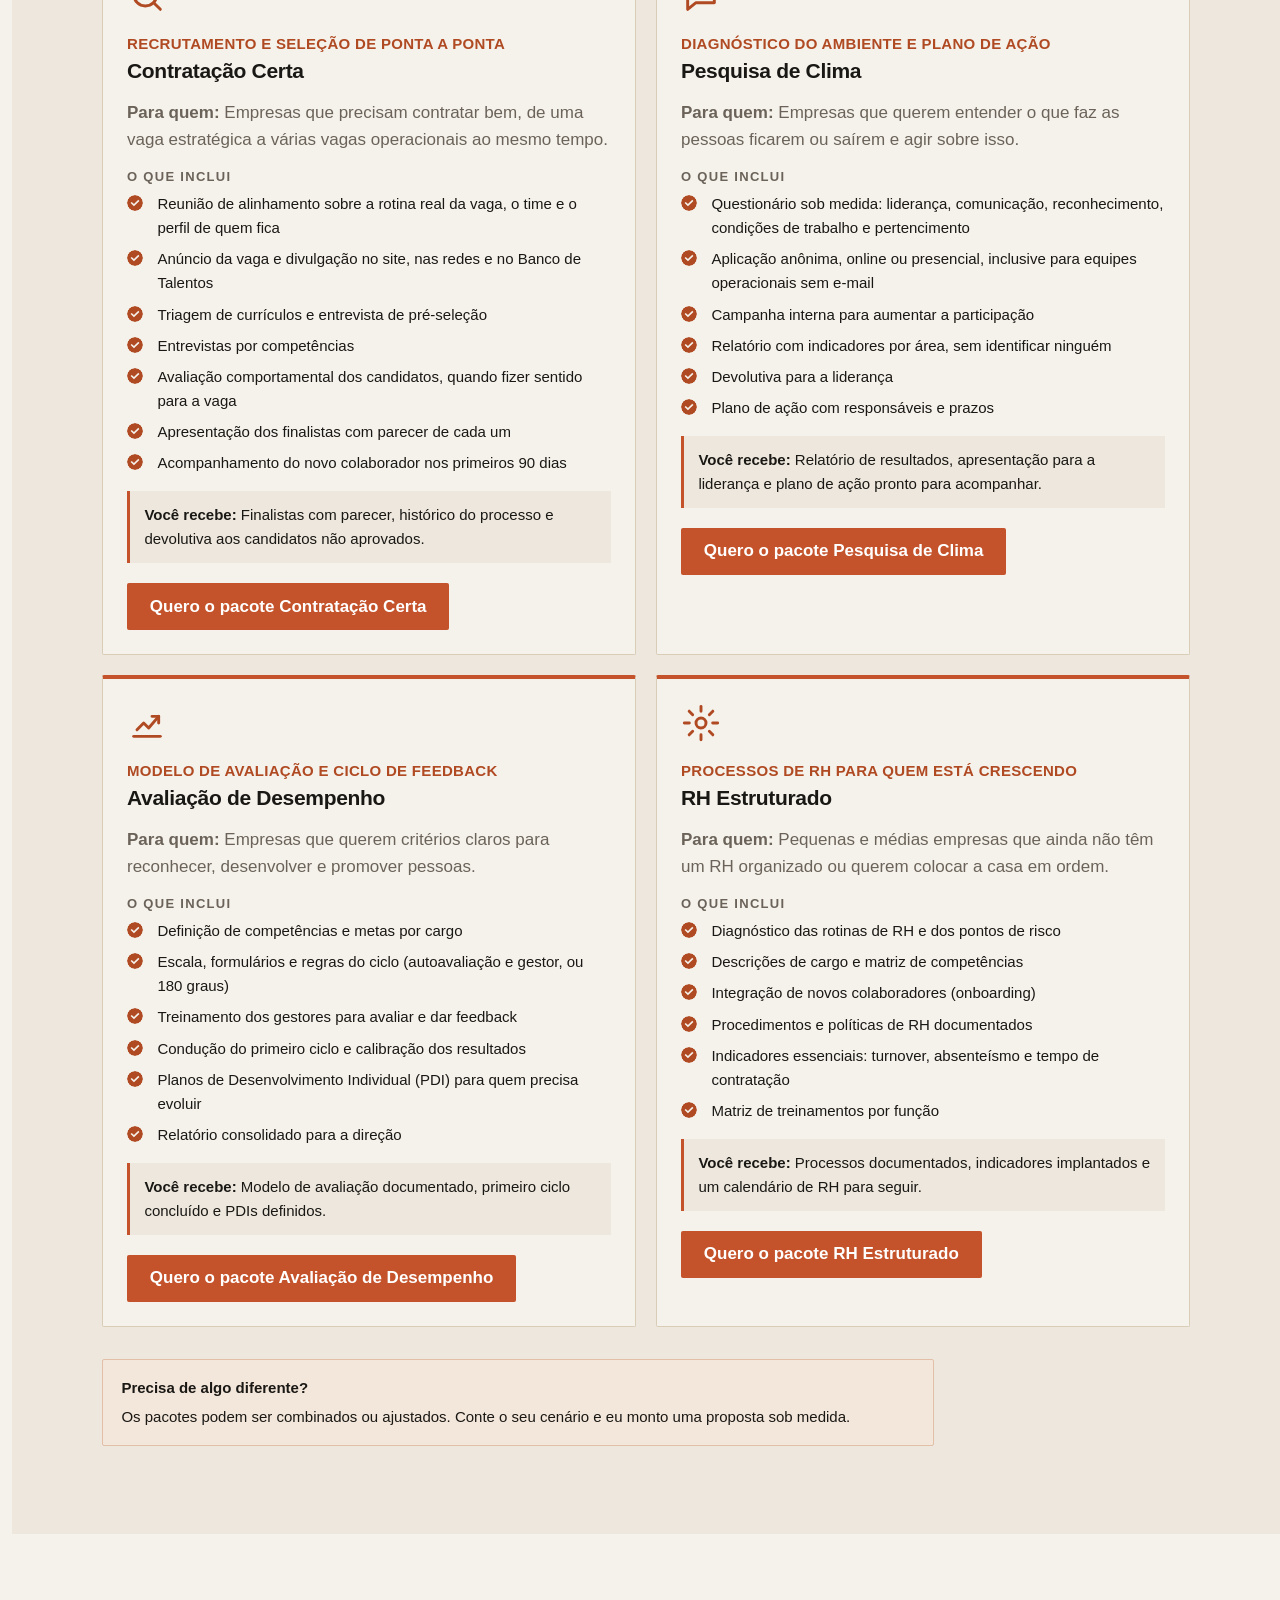
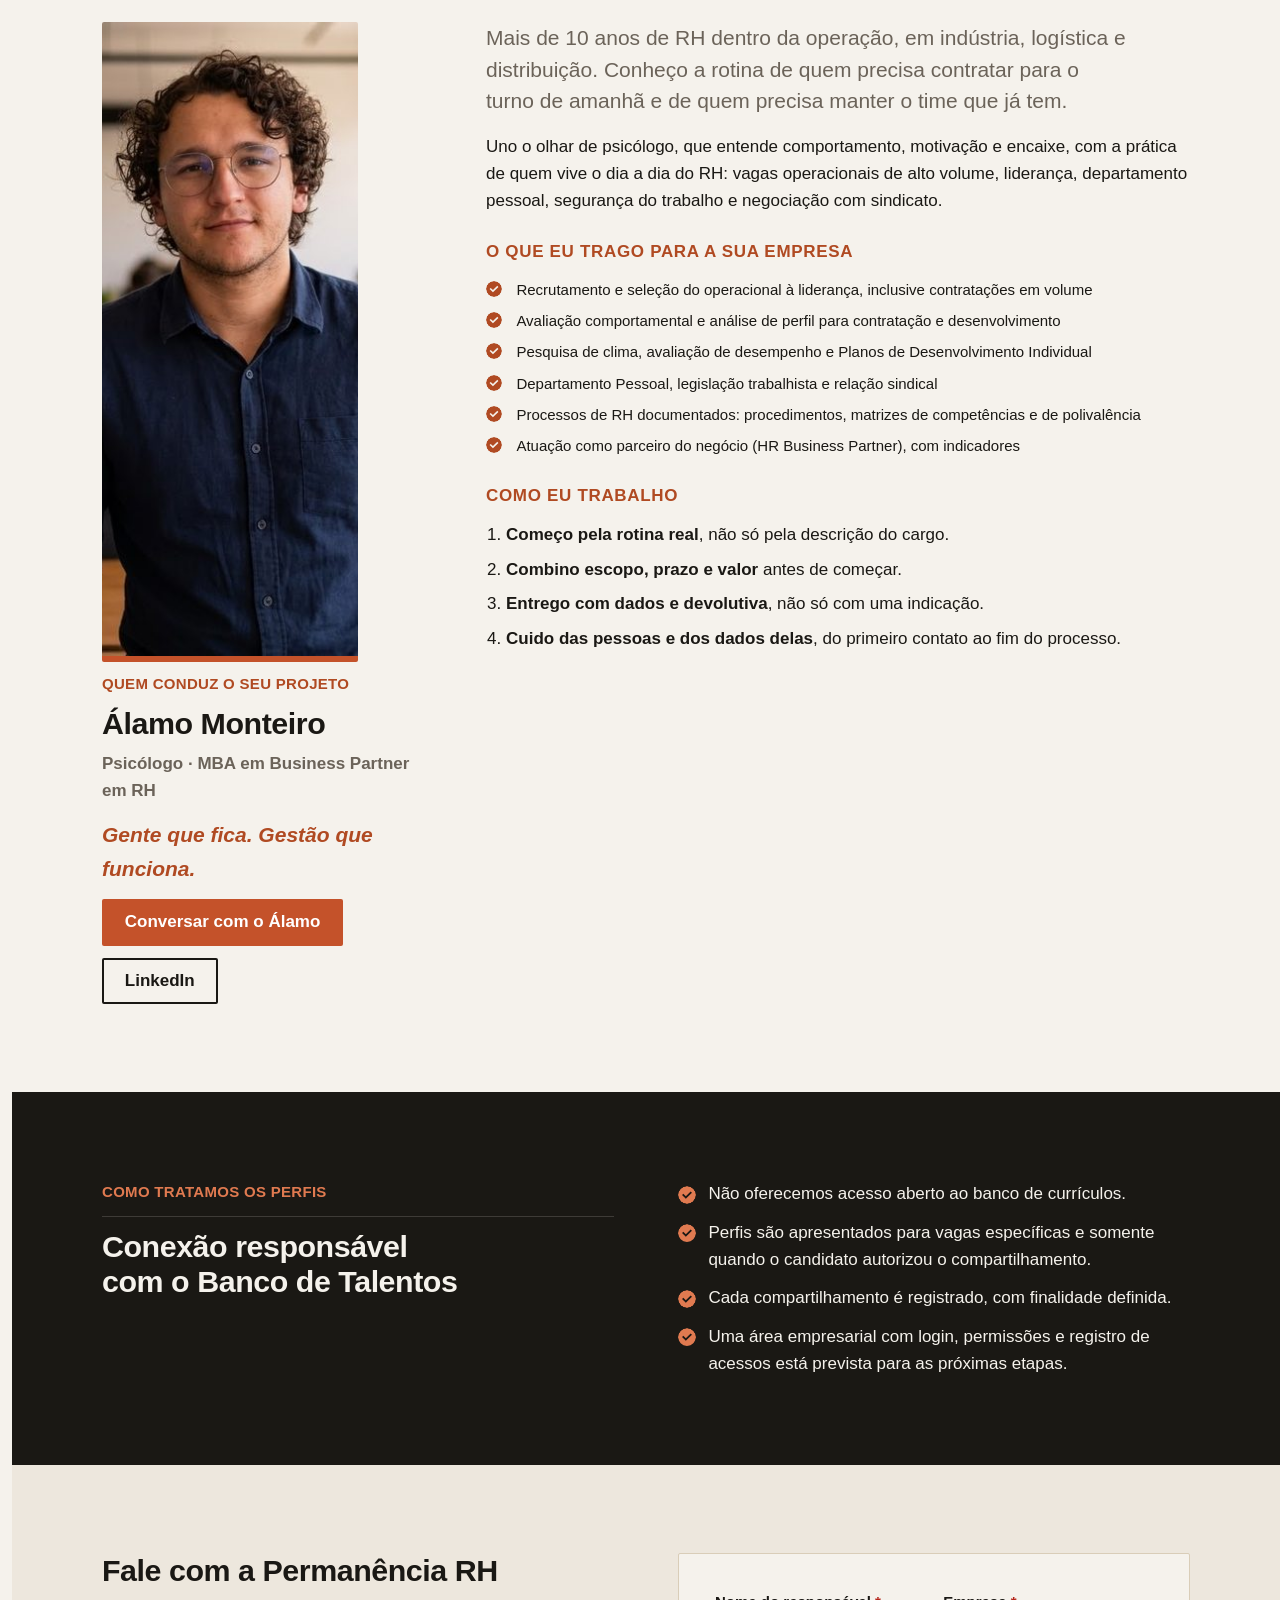
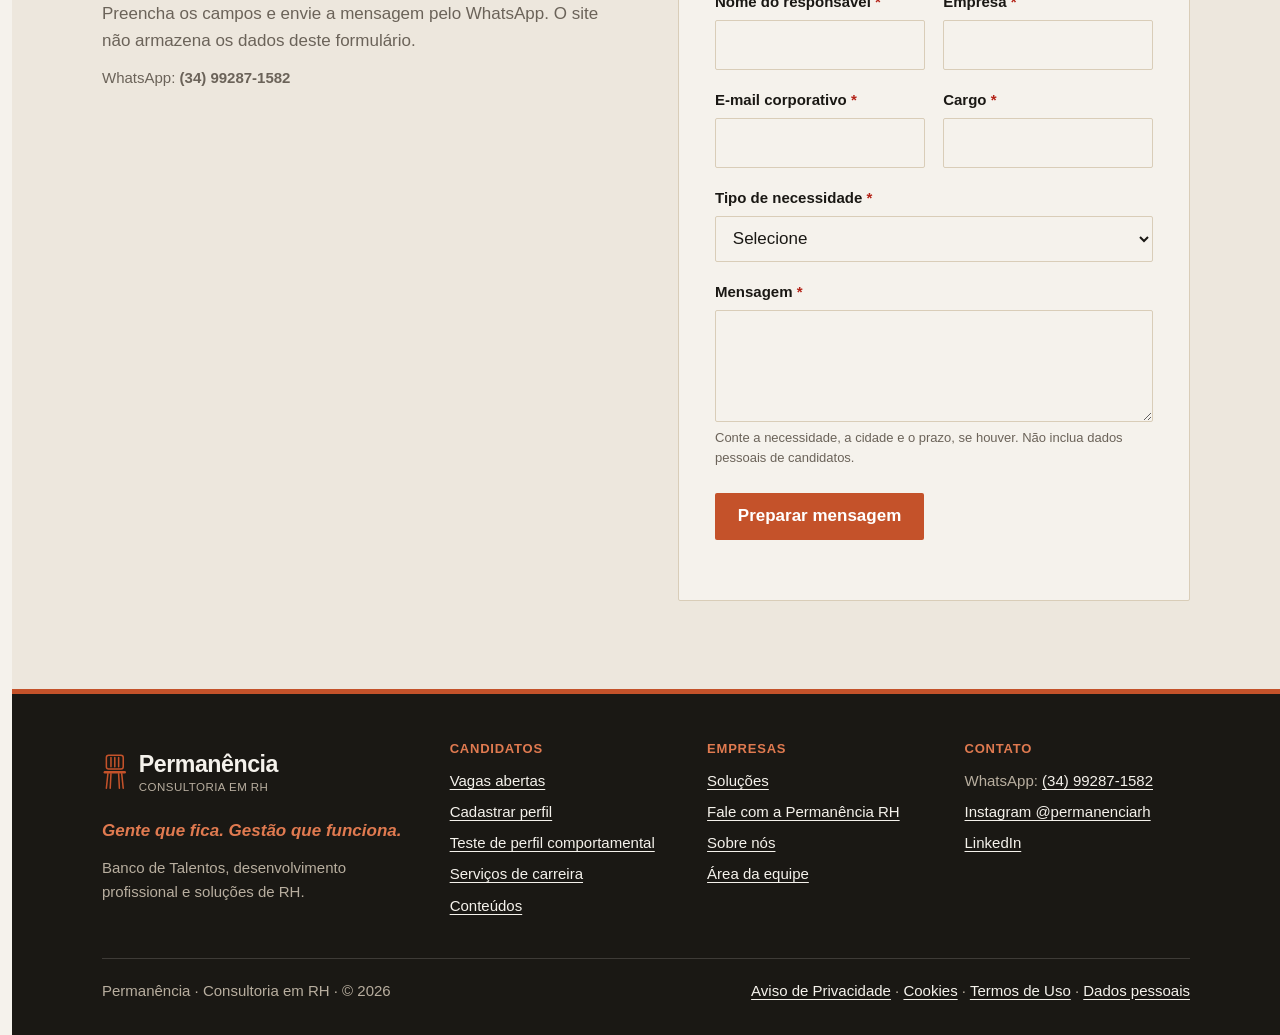
<file: empresas.html>
<!doctype html>
<html lang="pt-BR">
<head>
<meta charset="utf-8">
<meta name="viewport" content="width=device-width, initial-scale=1, viewport-fit=cover">
<meta http-equiv="Content-Security-Policy" content="default-src 'self'; script-src 'self'; style-src 'self' 'unsafe-inline'; img-src 'self' data: https://*.supabase.co; connect-src 'self' https://*.supabase.co wss://*.supabase.co; font-src 'self'; form-action 'self'; base-uri 'self'; object-src 'none'">
<meta name="referrer" content="strict-origin-when-cross-origin">
<title>Para Empresas | Permanência RH</title>
<meta name="description" content="Recrutamento e seleção, mapeamento de talentos e consultoria de RH para empresas de todos os portes.">
<link rel="canonical" href="https://permanenciarh.com.br/empresas.html">
<meta property="og:type" content="website">
<meta property="og:locale" content="pt_BR">
<meta property="og:site_name" content="Permanência RH">
<meta property="og:title" content="Para Empresas | Permanência RH">
<meta property="og:description" content="Recrutamento e seleção, mapeamento de talentos e consultoria de RH para empresas de todos os portes.">
<meta property="og:url" content="https://permanenciarh.com.br/empresas.html">
<meta property="og:image" content="https://permanenciarh.com.br/assets/images/og-permanencia-rh.png">
<meta name="twitter:card" content="summary_large_image">
<meta name="theme-color" content="#c4522a">
<link rel="icon" href="data:image/svg+xml,%3Csvg xmlns='http://www.w3.org/2000/svg' viewBox='0 0 32 32'%3E%3Crect width='32' height='32' rx='4' fill='%23c4522a'/%3E%3Ctext x='16' y='22' font-family='Arial' font-weight='700' font-size='16' fill='%23ffffff' text-anchor='middle'%3EP%3C/text%3E%3C/svg%3E">

<link rel="stylesheet" href="css/style.css">
<script src="js/config.js" defer></script>
<script src="js/main.js" defer></script>
</head>
<body data-page-current="empresas">
<a class="skip-link" href="#conteudo">Pular para o conteúdo</a>
<header class="site-header">
  <div class="topbar"><div class="wrap topbar-inner"><a class="topbar-login" href="admin.html" rel="nofollow"><svg viewBox="0 0 32 48" aria-hidden="true" focusable="false"><rect x="5" y="3" width="22" height="18" rx="3"/><path d="M11 6v12M16 6v12M21 6v12"/><path d="M3 25h26" stroke-width="3.2"/><path d="M7 27 5 46M11 27l-1 19M21 27l1 19M25 27l2 19"/></svg>Área da equipe</a></div></div>
  <div class="wrap header-inner">
    <a class="logo" href="index.html" aria-label="Permanência, Consultoria em RH, página inicial"><span class="logo-chair"><svg viewBox="0 0 32 48" aria-hidden="true" focusable="false"><rect x="5" y="3" width="22" height="18" rx="3"/><path d="M11 6v12M16 6v12M21 6v12"/><path d="M3 25h26" stroke-width="3.2"/><path d="M7 27 5 46M11 27l-1 19M21 27l1 19M25 27l2 19"/></svg></span><span class="logo-text" aria-hidden="true"><span class="logo-name">Permanência</span><span class="logo-sub">Consultoria em RH</span></span></a>
    <button class="nav-toggle" type="button" aria-expanded="false" aria-controls="menu-principal"><span class="nav-toggle-bars" aria-hidden="true"></span>Menu</button>
    <nav class="main-nav" id="menu-principal" aria-label="Menu principal">
      <ul>
        <li><a href="index.html" data-nav="index">Início</a></li><li><a href="vagas.html" data-nav="vagas">Vagas</a></li><li><a href="banco-de-talentos.html" data-nav="banco-de-talentos">Banco de Talentos</a></li><li><a href="perfil-comportamental.html" data-nav="perfil-comportamental">Teste de Perfil</a></li><li><a href="empresas.html" data-nav="empresas" aria-current="page">Para Empresas</a></li><li><a href="desenvolvimento-profissional.html" data-nav="desenvolvimento-profissional">Desenvolvimento</a></li><li><a href="conteudos.html" data-nav="conteudos">Conteúdos</a></li><li><a href="sobre.html" data-nav="sobre">Sobre Nós</a></li>
      </ul>
    </nav>
  </div>
</header>
<main id="conteudo" tabindex="-1">
<section class="page-hero" aria-labelledby="emp-title">
  <div class="wrap">
    <p class="eyebrow">Para empresas</p>
    <h1 id="emp-title">Recrutamento e soluções de RH para a sua operação</h1>
    <p class="lead">Apoio para empresas de diferentes portes e segmentos encontrarem profissionais aderentes e organizarem seus processos de Recursos Humanos.</p>
    <div class="btn-row"><a class="btn btn-primary" href="#pacotes">Ver pacotes</a><a class="btn btn-secondary" href="#contato-empresa">Fale com a Permanência RH</a></div>
  </div>
</section>

<section class="section" aria-labelledby="sol-title">
  <div class="wrap">
    <div class="section-head">
      <h2 id="sol-title">Soluções</h2>
      <p class="muted">Cada projeto começa com o entendimento da necessidade, do perfil da vaga e da rotina da empresa.</p>
    </div>
    <div class="grid grid-3">
      <div class="feature"><span class="feature-icon"><svg viewBox="0 0 24 24" aria-hidden="true" focusable="false"><circle cx="11" cy="11" r="7"/><path d="m20 20-4-4"/></svg></span><h3>Recrutamento e seleção</h3><p class="muted">Alinhamento do perfil, divulgação, triagem, entrevistas por competências e parecer sobre os finalistas.</p></div>
      <div class="feature"><span class="feature-icon"><svg viewBox="0 0 24 24" aria-hidden="true" focusable="false"><path d="M12 21s-7-6.2-7-11.5A7 7 0 0 1 19 9.5C19 14.8 12 21 12 21z"/><circle cx="12" cy="9.5" r="2.5"/></svg></span><h3>Mapeamento de talentos</h3><p class="muted">Busca e organização de perfis por área, região, experiência e modalidade de trabalho.</p></div>
      <div class="feature"><span class="feature-icon"><svg viewBox="0 0 24 24" aria-hidden="true" focusable="false"><path d="M3 11v2a1 1 0 0 0 1 1h3l6 4V6L7 10H4a1 1 0 0 0-1 1z"/><path d="M17 9a4 4 0 0 1 0 6"/><path d="M8 14l1 5h2"/></svg></span><h3>Divulgação de oportunidades</h3><p class="muted">Apoio na redação do anúncio e na escolha dos canais certos para cada vaga.</p></div>
      <div class="feature"><span class="feature-icon"><svg viewBox="0 0 24 24" aria-hidden="true" focusable="false"><path d="M4 5h16v11H9l-5 4z"/><path d="M8 9.5h8M8 12.5h5"/></svg></span><h3>Consultoria de RH</h3><p class="muted">Diagnóstico e orientação sobre recrutamento, retenção, clima e desenvolvimento de pessoas.</p></div>
      <div class="feature"><span class="feature-icon"><svg viewBox="0 0 24 24" aria-hidden="true" focusable="false"><circle cx="12" cy="12" r="3"/><path d="M12 2v3M12 19v3M4.9 4.9 7 7M17 17l2.1 2.1M2 12h3M19 12h3M4.9 19.1 7 17M17 7l2.1-2.1"/></svg></span><h3>Estruturação de processos</h3><p class="muted">Desenho de rotinas, fluxos, documentos e indicadores de RH adequados ao porte da empresa.</p></div>
      <div class="feature"><span class="feature-icon"><svg viewBox="0 0 24 24" aria-hidden="true" focusable="false"><path d="M4 20h16"/><path d="M6 16l4-4 3 3 6-7"/><path d="M15 8h4v4"/></svg></span><h3>Empregabilidade e desenvolvimento</h3><p class="muted">Projetos de capacitação, primeiro emprego e desenvolvimento profissional.</p></div>
    </div>
  </div>
</section>

<section class="section band-soft" id="pacotes" aria-labelledby="pacotes-title">
  <div class="wrap">
    <div class="section-head">
      <p class="eyebrow">Pacotes para empresas</p>
      <h2 id="pacotes-title">Soluções prontas para os desafios mais comuns de RH</h2>
      <p class="muted">Cada pacote tem entregas claras. O escopo, o prazo e o valor são combinados com você antes de começar, de acordo com o porte da empresa e o número de pessoas envolvidas.</p>
    </div>
    <div class="pacotes-grid">
      <article class="card pacote" id="pacote-contratacao">
        <span class="feature-icon"><svg viewBox="0 0 24 24" aria-hidden="true" focusable="false"><circle cx="11" cy="11" r="7"/><path d="m20 20-4-4"/></svg></span>
        <div><p class="eyebrow">Recrutamento e seleção de ponta a ponta</p><h3>Contratação Certa</h3></div>
        <p class="muted"><strong>Para quem:</strong> Empresas que precisam contratar bem, de uma vaga estratégica a várias vagas operacionais ao mesmo tempo.</p>
        <div><p class="pacote-label">O que inclui</p><ul class="check-list compact"><li>Reunião de alinhamento sobre a rotina real da vaga, o time e o perfil de quem fica</li><li>Anúncio da vaga e divulgação no site, nas redes e no Banco de Talentos</li><li>Triagem de currículos e entrevista de pré-seleção</li><li>Entrevistas por competências</li><li>Avaliação comportamental dos candidatos, quando fizer sentido para a vaga</li><li>Apresentação dos finalistas com parecer de cada um</li><li>Acompanhamento do novo colaborador nos primeiros 90 dias</li></ul></div>
        <p class="pacote-entrega"><strong>Você recebe:</strong> Finalistas com parecer, histórico do processo e devolutiva aos candidatos não aprovados.</p>
        <a class="btn btn-primary" href="#contato-empresa" data-pacote="Pacote Contratação Certa">Quero o pacote Contratação Certa</a>
      </article>
      <article class="card pacote" id="pacote-clima">
        <span class="feature-icon"><svg viewBox="0 0 24 24" aria-hidden="true" focusable="false"><path d="M4 5h16v11H9l-5 4z"/><path d="M8 9.5h8M8 12.5h5"/></svg></span>
        <div><p class="eyebrow">Diagnóstico do ambiente e plano de ação</p><h3>Pesquisa de Clima</h3></div>
        <p class="muted"><strong>Para quem:</strong> Empresas que querem entender o que faz as pessoas ficarem ou saírem e agir sobre isso.</p>
        <div><p class="pacote-label">O que inclui</p><ul class="check-list compact"><li>Questionário sob medida: liderança, comunicação, reconhecimento, condições de trabalho e pertencimento</li><li>Aplicação anônima, online ou presencial, inclusive para equipes operacionais sem e-mail</li><li>Campanha interna para aumentar a participação</li><li>Relatório com indicadores por área, sem identificar ninguém</li><li>Devolutiva para a liderança</li><li>Plano de ação com responsáveis e prazos</li></ul></div>
        <p class="pacote-entrega"><strong>Você recebe:</strong> Relatório de resultados, apresentação para a liderança e plano de ação pronto para acompanhar.</p>
        <a class="btn btn-primary" href="#contato-empresa" data-pacote="Pacote Pesquisa de Clima">Quero o pacote Pesquisa de Clima</a>
      </article>
      <article class="card pacote" id="pacote-desempenho">
        <span class="feature-icon"><svg viewBox="0 0 24 24" aria-hidden="true" focusable="false"><path d="M4 20h16"/><path d="M6 16l4-4 3 3 6-7"/><path d="M15 8h4v4"/></svg></span>
        <div><p class="eyebrow">Modelo de avaliação e ciclo de feedback</p><h3>Avaliação de Desempenho</h3></div>
        <p class="muted"><strong>Para quem:</strong> Empresas que querem critérios claros para reconhecer, desenvolver e promover pessoas.</p>
        <div><p class="pacote-label">O que inclui</p><ul class="check-list compact"><li>Definição de competências e metas por cargo</li><li>Escala, formulários e regras do ciclo (autoavaliação e gestor, ou 180 graus)</li><li>Treinamento dos gestores para avaliar e dar feedback</li><li>Condução do primeiro ciclo e calibração dos resultados</li><li>Planos de Desenvolvimento Individual (PDI) para quem precisa evoluir</li><li>Relatório consolidado para a direção</li></ul></div>
        <p class="pacote-entrega"><strong>Você recebe:</strong> Modelo de avaliação documentado, primeiro ciclo concluído e PDIs definidos.</p>
        <a class="btn btn-primary" href="#contato-empresa" data-pacote="Pacote Avaliação de Desempenho">Quero o pacote Avaliação de Desempenho</a>
      </article>
      <article class="card pacote" id="pacote-rh-estruturado">
        <span class="feature-icon"><svg viewBox="0 0 24 24" aria-hidden="true" focusable="false"><circle cx="12" cy="12" r="3"/><path d="M12 2v3M12 19v3M4.9 4.9 7 7M17 17l2.1 2.1M2 12h3M19 12h3M4.9 19.1 7 17M17 7l2.1-2.1"/></svg></span>
        <div><p class="eyebrow">Processos de RH para quem está crescendo</p><h3>RH Estruturado</h3></div>
        <p class="muted"><strong>Para quem:</strong> Pequenas e médias empresas que ainda não têm um RH organizado ou querem colocar a casa em ordem.</p>
        <div><p class="pacote-label">O que inclui</p><ul class="check-list compact"><li>Diagnóstico das rotinas de RH e dos pontos de risco</li><li>Descrições de cargo e matriz de competências</li><li>Integração de novos colaboradores (onboarding)</li><li>Procedimentos e políticas de RH documentados</li><li>Indicadores essenciais: turnover, absenteísmo e tempo de contratação</li><li>Matriz de treinamentos por função</li></ul></div>
        <p class="pacote-entrega"><strong>Você recebe:</strong> Processos documentados, indicadores implantados e um calendário de RH para seguir.</p>
        <a class="btn btn-primary" href="#contato-empresa" data-pacote="Pacote RH Estruturado">Quero o pacote RH Estruturado</a>
      </article>
    </div>
    <div class="note" role="note" style="margin-top:2rem;max-width:52rem">
      <strong>Precisa de algo diferente?</strong>
      <p>Os pacotes podem ser combinados ou ajustados. Conte o seu cenário e eu monto uma proposta sob medida.</p>
    </div>
  </div>
</section>

<section class="section" aria-labelledby="alamo-emp">
  <div class="wrap">
    <h2 id="alamo-emp" class="visually-hidden">Quem conduz</h2>
    <div class="alamo">
      <div class="alamo-id">
        <img class="alamo-foto" src="assets/images/alamo.jpg" alt="Álamo Monteiro" width="640" height="640" loading="lazy" decoding="async">
        <p class="eyebrow">Quem conduz o seu projeto</p>
        <h2 class="alamo-nome">Álamo Monteiro</h2>
        <p class="alamo-cred">Psicólogo · MBA em Business Partner em RH</p>
        <p class="tagline">Gente que fica. Gestão que funciona.</p>
        <div class="btn-row"><a class="btn btn-primary" href="https://wa.me/5534992871582?text=Ol%C3%A1%2C%20%C3%81lamo%21%20Vi%20o%20site%20da%20Perman%C3%AAncia%20RH%20e%20gostaria%20de%20conversar." target="_blank" rel="noopener">Conversar com o Álamo<span class="visually-hidden"> pelo WhatsApp (abre em nova aba)</span></a><a class="btn btn-secondary" href="https://www.linkedin.com/in/alamomonteiro" target="_blank" rel="noopener">LinkedIn</a></div>
      </div>
      <div class="alamo-texto">
        <p class="lead">Mais de 10 anos de RH dentro da operação, em indústria, logística e distribuição. Conheço a rotina de quem precisa contratar para o turno de amanhã e de quem precisa manter o time que já tem.</p>
        <p>Uno o olhar de psicólogo, que entende comportamento, motivação e encaixe, com a prática de quem vive o dia a dia do RH: vagas operacionais de alto volume, liderança, departamento pessoal, segurança do trabalho e negociação com sindicato.</p>
        <h3>O que eu trago para a sua empresa</h3>
        <ul class="check-list compact">
          <li>Recrutamento e seleção do operacional à liderança, inclusive contratações em volume</li>
          <li>Avaliação comportamental e análise de perfil para contratação e desenvolvimento</li>
          <li>Pesquisa de clima, avaliação de desempenho e Planos de Desenvolvimento Individual</li>
          <li>Departamento Pessoal, legislação trabalhista e relação sindical</li>
          <li>Processos de RH documentados: procedimentos, matrizes de competências e de polivalência</li>
          <li>Atuação como parceiro do negócio (HR Business Partner), com indicadores</li>
        </ul>
        <h3>Como eu trabalho</h3>
        <ol class="passos-alamo">
          <li><strong>Começo pela rotina real</strong>, não só pela descrição do cargo.</li>
          <li><strong>Combino escopo, prazo e valor</strong> antes de começar.</li>
          <li><strong>Entrego com dados e devolutiva</strong>, não só com uma indicação.</li>
          <li><strong>Cuido das pessoas e dos dados delas</strong>, do primeiro contato ao fim do processo.</li>
        </ol>
      </div>
    </div>
  </div>
</section>

<section class="section band-dark" aria-labelledby="dados-title">
  <div class="wrap split">
    <div class="section-head" style="margin-bottom:0">
      <p class="eyebrow">Como tratamos os perfis</p>
      <h2 id="dados-title">Conexão responsável com o Banco de Talentos</h2>
    </div>
    <ul class="check-list">
      <li>Não oferecemos acesso aberto ao banco de currículos.</li>
      <li>Perfis são apresentados para vagas específicas e somente quando o candidato autorizou o compartilhamento.</li>
      <li>Cada compartilhamento é registrado, com finalidade definida.</li>
      <li>Uma área empresarial com login, permissões e registro de acessos está prevista para as próximas etapas.</li>
    </ul>
  </div>
</section>

<section class="section band-soft" id="contato-empresa" aria-labelledby="ce-title">
  <div class="wrap split">
    <div class="section-head" style="margin-bottom:0">
      <h2 id="ce-title">Fale com a Permanência RH</h2>
      <p class="muted">Preencha os campos e envie a mensagem pelo WhatsApp. O site não armazena os dados deste formulário.</p>
      <p class="muted small">WhatsApp: <strong>(34) 99287-1582</strong></p>
    </div>
    <div class="form-shell">
      <form id="form-empresa" class="js-contact-form" data-kind="empresa" novalidate>
        <fieldset>
          <legend class="visually-hidden">Dados do contato empresarial</legend>
          <div class="fields">
            <div class="field">
              <label for="emp-nome">Nome do responsável <span class="req" aria-hidden="true">*</span></label>
              <input type="text" id="emp-nome" name="nome" autocomplete="name" required maxlength="120" aria-describedby="emp-nome-err">
              <span class="error-msg" id="emp-nome-err"></span>
            </div>
            <div class="field">
              <label for="emp-empresa">Empresa <span class="req" aria-hidden="true">*</span></label>
              <input type="text" id="emp-empresa" name="empresa" autocomplete="organization" required maxlength="120" aria-describedby="emp-empresa-err">
              <span class="error-msg" id="emp-empresa-err"></span>
            </div>
            <div class="field">
              <label for="emp-email">E-mail corporativo <span class="req" aria-hidden="true">*</span></label>
              <input type="email" id="emp-email" name="email" autocomplete="email" required maxlength="160" aria-describedby="emp-email-err">
              <span class="error-msg" id="emp-email-err"></span>
            </div>
            <div class="field">
              <label for="emp-cargo">Cargo <span class="req" aria-hidden="true">*</span></label>
              <input type="text" id="emp-cargo" name="cargo" autocomplete="organization-title" required maxlength="80" aria-describedby="emp-cargo-err">
              <span class="error-msg" id="emp-cargo-err"></span>
            </div>
            <div class="field full">
              <label for="emp-tipo">Tipo de necessidade <span class="req" aria-hidden="true">*</span></label>
              <select id="emp-tipo" name="tipo" required aria-describedby="emp-tipo-err">
                <option value="">Selecione</option>
                <option>Pacote Contratação Certa</option><option>Pacote Pesquisa de Clima</option><option>Pacote Avaliação de Desempenho</option><option>Pacote RH Estruturado</option><option>Recrutamento e seleção</option><option>Mapeamento de talentos</option><option>Divulgação de oportunidades</option><option>Consultoria de RH</option><option>Estruturação de processos de RH</option><option>Projeto de empregabilidade ou desenvolvimento</option><option>Outro assunto</option>
              </select>
              <span class="error-msg" id="emp-tipo-err"></span>
            </div>
            <div class="field full">
              <label for="emp-msg">Mensagem <span class="req" aria-hidden="true">*</span></label>
              <textarea id="emp-msg" name="mensagem" required minlength="20" maxlength="1000" aria-describedby="emp-msg-hint emp-msg-err"></textarea>
              <span class="hint" id="emp-msg-hint">Conte a necessidade, a cidade e o prazo, se houver. Não inclua dados pessoais de candidatos.</span>
              <span class="error-msg" id="emp-msg-err"></span>
            </div>
          </div>
        </fieldset>
        <div class="form-actions" style="margin-top:1.5rem"><button type="submit" class="btn btn-primary">Preparar mensagem</button></div>
      </form>
      <div class="js-contact-output" role="status" aria-live="polite"></div>
    </div>
  </div>
</section>

</main>
<footer class="site-footer">
  <div class="wrap">
    <div class="footer-grid">
      <div class="footer-brand">
        <a class="logo" href="index.html" aria-label="Permanência, Consultoria em RH, página inicial"><span class="logo-chair"><svg viewBox="0 0 32 48" aria-hidden="true" focusable="false"><rect x="5" y="3" width="22" height="18" rx="3"/><path d="M11 6v12M16 6v12M21 6v12"/><path d="M3 25h26" stroke-width="3.2"/><path d="M7 27 5 46M11 27l-1 19M21 27l1 19M25 27l2 19"/></svg></span><span class="logo-text" aria-hidden="true"><span class="logo-name">Permanência</span><span class="logo-sub">Consultoria em RH</span></span></a>
        <p class="tagline" style="color:#e07a50;font-size:var(--t-md)">Gente que fica. Gestão que funciona.</p>
        <p>Banco de Talentos, desenvolvimento profissional e soluções de RH.</p>
      </div>
      <div>
        <h2>Candidatos</h2>
        <ul><li><a href="vagas.html">Vagas abertas</a></li><li><a href="banco-de-talentos.html#cadastro">Cadastrar perfil</a></li><li><a href="perfil-comportamental.html">Teste de perfil comportamental</a></li><li><a href="desenvolvimento-profissional.html">Serviços de carreira</a></li><li><a href="conteudos.html">Conteúdos</a></li></ul>
      </div>
      <div>
        <h2>Empresas</h2>
        <ul><li><a href="empresas.html">Soluções</a></li><li><a href="empresas.html#contato-empresa">Fale com a Permanência RH</a></li><li><a href="sobre.html">Sobre nós</a></li><li><a href="admin.html" rel="nofollow">Área da equipe</a></li></ul>
      </div>
      <div>
        <h2>Contato</h2>
        <ul>
          <li>WhatsApp: <a href="https://wa.me/5534992871582" target="_blank" rel="noopener">(34) 99287-1582</a></li>
          <li><a href="https://www.instagram.com/permanenciarh" target="_blank" rel="noopener">Instagram @permanenciarh</a></li>
          <li><a href="https://www.linkedin.com/in/alamomonteiro" target="_blank" rel="noopener">LinkedIn</a></li>
        </ul>
      </div>
    </div>
    <div class="footer-bottom">
      <span>Permanência · Consultoria em RH · © 2026</span>
      <span><a href="privacidade.html#aviso">Aviso de Privacidade</a> · <a href="privacidade.html#cookies">Cookies</a> · <a href="privacidade.html#termos">Termos de Uso</a> · <a href="privacidade.html#canal-dados">Dados pessoais</a></span>
    </div>
  </div>
</footer>
</body>
</html>
</file>
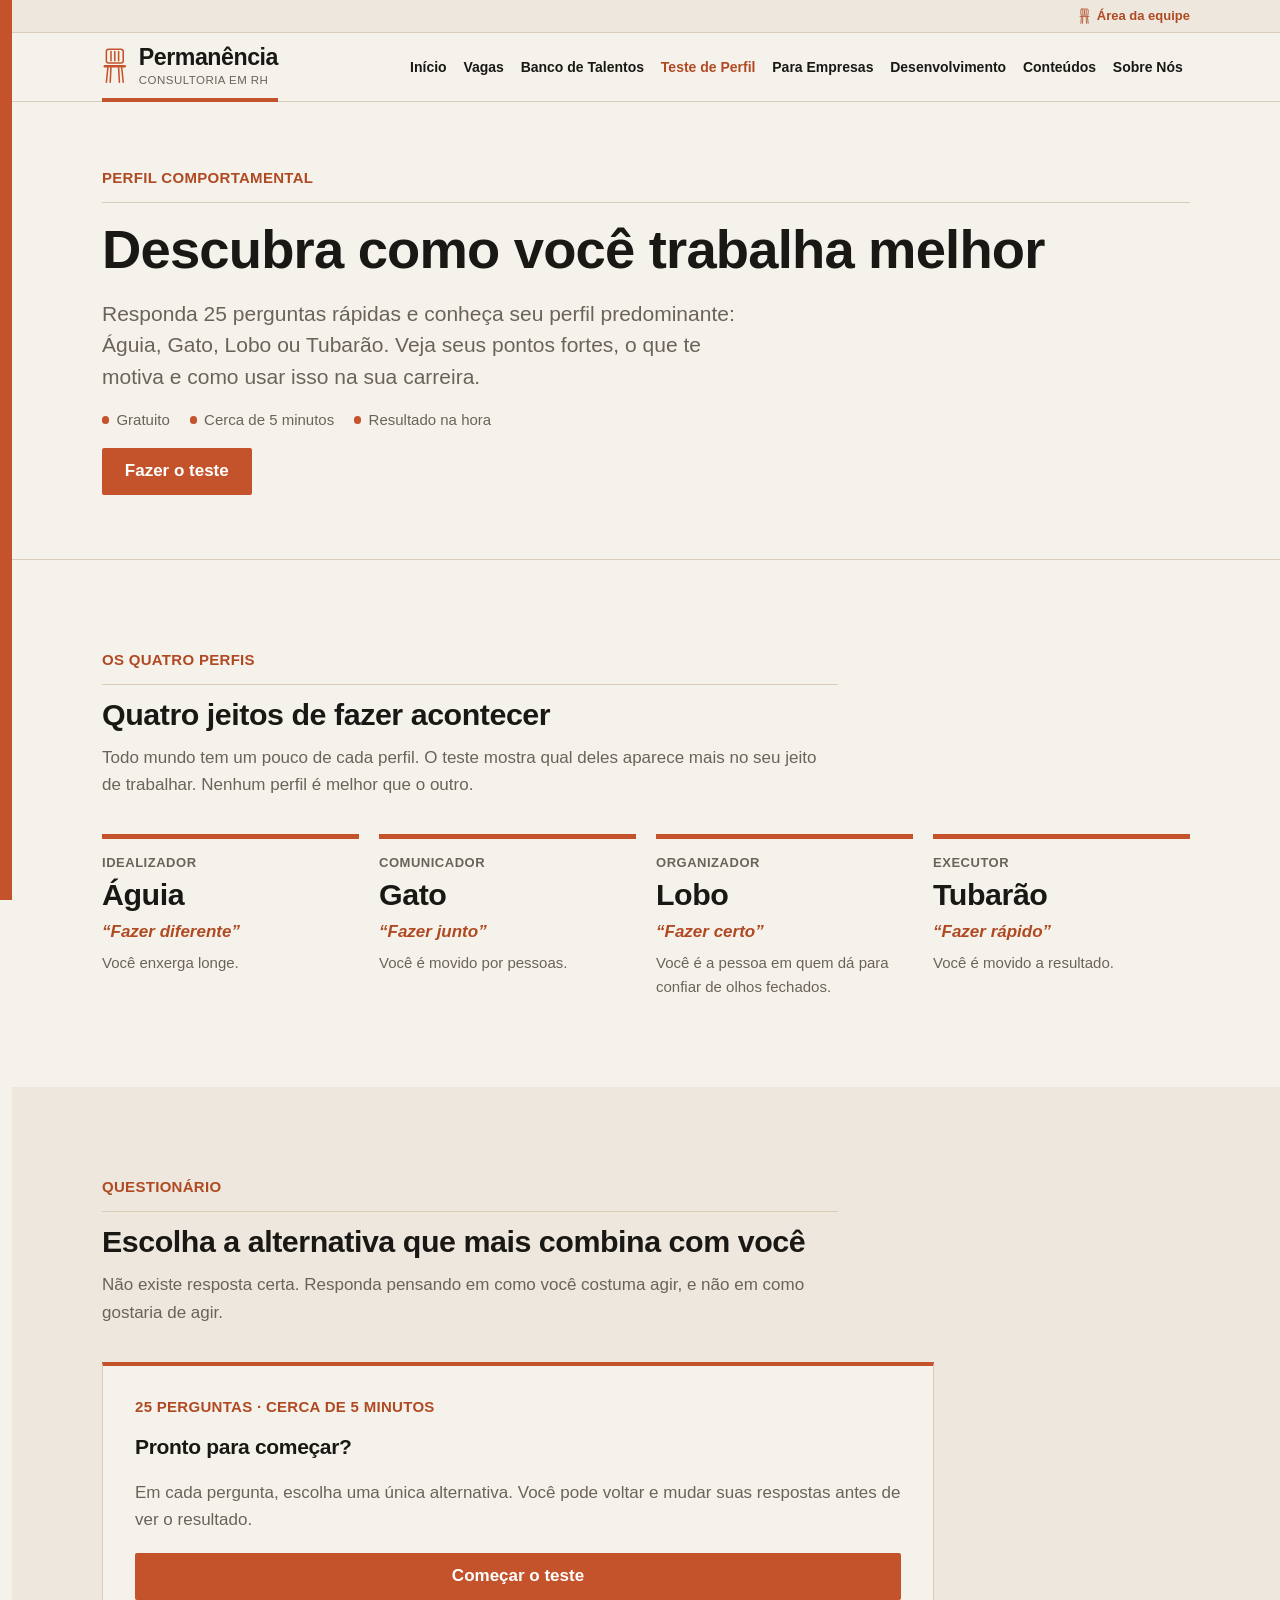
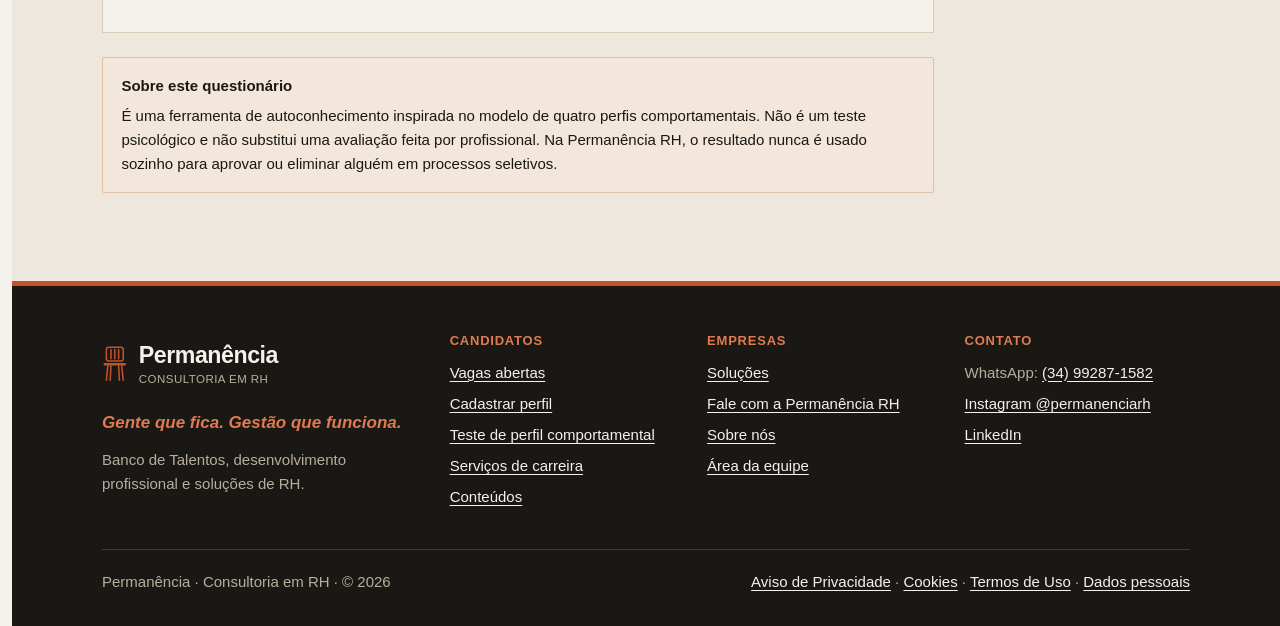
<file: perfil-comportamental.html>
<!doctype html>
<html lang="pt-BR">
<head>
<meta charset="utf-8">
<meta name="viewport" content="width=device-width, initial-scale=1, viewport-fit=cover">
<meta http-equiv="Content-Security-Policy" content="default-src 'self'; script-src 'self'; style-src 'self' 'unsafe-inline'; img-src 'self' data: https://*.supabase.co; connect-src 'self' https://*.supabase.co wss://*.supabase.co; font-src 'self'; form-action 'self'; base-uri 'self'; object-src 'none'">
<meta name="referrer" content="strict-origin-when-cross-origin">
<title>Teste de Perfil Comportamental | Permanência RH</title>
<meta name="description" content="Teste gratuito de perfil comportamental: descubra se você é Águia, Gato, Lobo ou Tubarão e como usar isso na sua carreira.">
<link rel="canonical" href="https://permanenciarh.com.br/perfil-comportamental.html">
<meta property="og:type" content="website">
<meta property="og:locale" content="pt_BR">
<meta property="og:site_name" content="Permanência RH">
<meta property="og:title" content="Teste de Perfil Comportamental | Permanência RH">
<meta property="og:description" content="Teste gratuito de perfil comportamental: descubra se você é Águia, Gato, Lobo ou Tubarão e como usar isso na sua carreira.">
<meta property="og:url" content="https://permanenciarh.com.br/perfil-comportamental.html">
<meta property="og:image" content="https://permanenciarh.com.br/assets/images/og-permanencia-rh.png">
<meta name="twitter:card" content="summary_large_image">
<meta name="theme-color" content="#c4522a">
<link rel="icon" href="data:image/svg+xml,%3Csvg xmlns='http://www.w3.org/2000/svg' viewBox='0 0 32 32'%3E%3Crect width='32' height='32' rx='4' fill='%23c4522a'/%3E%3Ctext x='16' y='22' font-family='Arial' font-weight='700' font-size='16' fill='%23ffffff' text-anchor='middle'%3EP%3C/text%3E%3C/svg%3E">

<link rel="stylesheet" href="css/style.css">
<script src="js/config.js" defer></script>
<script src="js/main.js" defer></script>
<script src="js/perfil.js" defer></script>
<script src="js/cadastro.js" defer></script>
</head>
<body data-page-current="perfil-comportamental">
<a class="skip-link" href="#conteudo">Pular para o conteúdo</a>
<header class="site-header">
  <div class="topbar"><div class="wrap topbar-inner"><a class="topbar-login" href="admin.html" rel="nofollow"><svg viewBox="0 0 32 48" aria-hidden="true" focusable="false"><rect x="5" y="3" width="22" height="18" rx="3"/><path d="M11 6v12M16 6v12M21 6v12"/><path d="M3 25h26" stroke-width="3.2"/><path d="M7 27 5 46M11 27l-1 19M21 27l1 19M25 27l2 19"/></svg>Área da equipe</a></div></div>
  <div class="wrap header-inner">
    <a class="logo" href="index.html" aria-label="Permanência, Consultoria em RH, página inicial"><span class="logo-chair"><svg viewBox="0 0 32 48" aria-hidden="true" focusable="false"><rect x="5" y="3" width="22" height="18" rx="3"/><path d="M11 6v12M16 6v12M21 6v12"/><path d="M3 25h26" stroke-width="3.2"/><path d="M7 27 5 46M11 27l-1 19M21 27l1 19M25 27l2 19"/></svg></span><span class="logo-text" aria-hidden="true"><span class="logo-name">Permanência</span><span class="logo-sub">Consultoria em RH</span></span></a>
    <button class="nav-toggle" type="button" aria-expanded="false" aria-controls="menu-principal"><span class="nav-toggle-bars" aria-hidden="true"></span>Menu</button>
    <nav class="main-nav" id="menu-principal" aria-label="Menu principal">
      <ul>
        <li><a href="index.html" data-nav="index">Início</a></li><li><a href="vagas.html" data-nav="vagas">Vagas</a></li><li><a href="banco-de-talentos.html" data-nav="banco-de-talentos">Banco de Talentos</a></li><li><a href="perfil-comportamental.html" data-nav="perfil-comportamental" aria-current="page">Teste de Perfil</a></li><li><a href="empresas.html" data-nav="empresas">Para Empresas</a></li><li><a href="desenvolvimento-profissional.html" data-nav="desenvolvimento-profissional">Desenvolvimento</a></li><li><a href="conteudos.html" data-nav="conteudos">Conteúdos</a></li><li><a href="sobre.html" data-nav="sobre">Sobre Nós</a></li>
      </ul>
    </nav>
  </div>
</header>
<main id="conteudo" tabindex="-1">
<section class="page-hero" aria-labelledby="pc-title">
  <div class="wrap">
    <p class="eyebrow">Perfil Comportamental</p>
    <h1 id="pc-title">Descubra como você trabalha melhor</h1>
    <p class="lead">Responda 25 perguntas rápidas e conheça seu perfil predominante: Águia, Gato, Lobo ou Tubarão. Veja seus pontos fortes, o que te motiva e como usar isso na sua carreira.</p>
    <ul class="hero-facts" aria-label="Sobre o teste">
      <li>Gratuito</li>
      <li>Cerca de 5 minutos</li>
      <li>Resultado na hora</li>
    </ul>
    <div class="btn-row"><a class="btn btn-primary" href="#teste">Fazer o teste</a></div>
  </div>
</section>

<section class="section" aria-labelledby="quatro-title">
  <div class="wrap">
    <div class="section-head">
      <p class="eyebrow">Os quatro perfis</p>
      <h2 id="quatro-title">Quatro jeitos de fazer acontecer</h2>
      <p class="muted">Todo mundo tem um pouco de cada perfil. O teste mostra qual deles aparece mais no seu jeito de trabalhar. Nenhum perfil é melhor que o outro.</p>
    </div>
    <div class="profile-grid">
      <article class="profile-card"><p class="p-papel">Idealizador</p><h3>Águia</h3><p class="p-lema">“Fazer diferente”</p><p class="muted small">Você enxerga longe.</p></article>
      <article class="profile-card"><p class="p-papel">Comunicador</p><h3>Gato</h3><p class="p-lema">“Fazer junto”</p><p class="muted small">Você é movido por pessoas.</p></article>
      <article class="profile-card"><p class="p-papel">Organizador</p><h3>Lobo</h3><p class="p-lema">“Fazer certo”</p><p class="muted small">Você é a pessoa em quem dá para confiar de olhos fechados.</p></article>
      <article class="profile-card"><p class="p-papel">Executor</p><h3>Tubarão</h3><p class="p-lema">“Fazer rápido”</p><p class="muted small">Você é movido a resultado.</p></article>
    </div>
  </div>
</section>

<section class="section band-soft" id="teste" aria-labelledby="teste-title">
  <div class="wrap">
    <div class="section-head">
      <p class="eyebrow">Questionário</p>
      <h2 id="teste-title">Escolha a alternativa que mais combina com você</h2>
      <p class="muted">Não existe resposta certa. Responda pensando em como você costuma agir, e não em como gostaria de agir.</p>
    </div>

    <div class="quiz" id="quiz" aria-live="polite">
      <noscript><p class="note">O teste precisa de JavaScript ativado no navegador.</p></noscript>
    </div>

    <div class="note" role="note" style="max-width:52rem;margin-top:1.5rem">
      <strong>Sobre este questionário</strong>
      <p>É uma ferramenta de autoconhecimento inspirada no modelo de quatro perfis comportamentais. Não é um teste psicológico e não substitui uma avaliação feita por profissional. Na Permanência RH, o resultado nunca é usado sozinho para aprovar ou eliminar alguém em processos seletivos.</p>
    </div>
  </div>
</section>

<section class="section" id="resultado" aria-labelledby="res-title" hidden>
  <div class="wrap" id="resultado-conteudo"></div>
</section>

<section class="section band-soft" id="salvar-perfil" aria-labelledby="salvar-title" hidden>
  <div class="wrap">
    <div class="section-head">
      <p class="eyebrow">Banco de Talentos</p>
      <h2 id="salvar-title">Salve seu perfil no Banco de Talentos</h2>
      <p class="muted">Faça seu cadastro gratuito. Na última etapa, você escolhe se quer incluir o resultado do seu perfil comportamental.</p>
    </div>
        <div class="form-shell" style="max-width:52rem">
      <div class="vaga-banner" id="vaga-banner" hidden>
        <p class="eyebrow">Candidatura</p>
        <p>Você está se candidatando para <strong id="vaga-banner-titulo"></strong>. <span class="muted small" id="vaga-banner-local"></span></p>
      </div>

      <ol class="progress progress-4" aria-label="Etapas do cadastro">
        <li data-step-label="1" aria-current="step">1. Comece rápido</li>
        <li data-step-label="2">2. Seus dados</li>
        <li data-step-label="3">3. O que você busca</li>
        <li data-step-label="4">4. Enviar</li>
      </ol>

      <div id="form-errors" class="error-summary" tabindex="-1" hidden>
        <h3>Revise os campos abaixo</h3>
        <ul id="form-errors-list"></ul>
      </div>

      <form id="form-cadastro" novalidate>
        <!-- Campo anti-robô: invisível para pessoas. Não remover. -->
        <div aria-hidden="true" style="position:absolute;left:-9999px;width:1px;height:1px;overflow:hidden">
          <label for="website">Não preencha este campo</label>
          <input type="text" id="website" name="website" tabindex="-1" autocomplete="off">
        </div>
        <input type="hidden" id="vaga-id" name="vaga_id" value="">

        <!-- ETAPA 1: importar -->
        <fieldset data-step="1">
          <legend>Comece rápido</legend>
          <p class="muted">Envie o PDF do seu LinkedIn ou do seu currículo e nós preenchemos o cadastro para você. Depois é só conferir.</p>

          <div class="import-box" id="import-box">
            <input type="file" id="import-arquivo" accept="application/pdf,.pdf" class="visually-hidden">
            <label class="import-drop" for="import-arquivo">
              <span class="import-icon" aria-hidden="true"><svg viewBox="0 0 24 24" aria-hidden="true" focusable="false"><path d="M6 3h8l4 4v14H6z"/><path d="M14 3v4h4M9 12h6M9 16h6"/></svg></span>
              <span><strong>Escolher PDF</strong> do LinkedIn ou do currículo</span>
              <span class="hint">Até 10 MB. A leitura acontece no seu aparelho: nada é enviado até você confirmar o cadastro.</span>
            </label>
            <div id="import-status" role="status" aria-live="polite"></div>
          </div>

          <details class="import-help">
            <summary>Como baixar meu perfil do LinkedIn em PDF?</summary>
            <ol>
              <li>No computador, entre no LinkedIn e abra o <strong>seu perfil</strong>.</li>
              <li>Clique no botão <strong>Recursos</strong> (ou <strong>Mais</strong>), logo abaixo da sua foto.</li>
              <li>Escolha <strong>Salvar como PDF</strong>. O arquivo vai para a pasta Downloads.</li>
              <li>Volte aqui e clique em <strong>Escolher PDF</strong>.</li>
            </ol>
            <p class="hint">No celular, o aplicativo do LinkedIn nem sempre mostra essa opção. Se não aparecer, use seu currículo em PDF ou preencha manualmente.</p>
          </details>

          <p><button type="button" class="btn-link" id="btn-manual">Prefiro preencher manualmente</button></p>
        </fieldset>

        <!-- ETAPA 2: dados (pré-preenchidos) -->
        <fieldset data-step="2" hidden>
          <legend>Confira seus dados</legend>
          <p class="hint" id="auto-aviso" hidden>Os campos marcados com <span class="auto-tag">preenchido</span> vieram do seu PDF. Confira e corrija o que for preciso.</p>
          <div class="fields">
            <div class="field full">
              <label for="nome">Nome completo <span class="req" aria-hidden="true">*</span></label>
              <input type="text" id="nome" name="nome" autocomplete="name" required minlength="5" maxlength="120" aria-describedby="nome-err">
              <span class="error-msg" id="nome-err"></span>
            </div>
            <div class="field full">
              <label for="nome_social">Nome social <span class="opt">(opcional)</span></label>
              <input type="text" id="nome_social" name="nome_social" autocomplete="nickname" minlength="2" maxlength="120" aria-describedby="nome_social-hint nome_social-err">
              <span class="hint" id="nome_social-hint">Se você usa um nome social, é por ele que vamos chamar você em mensagens, entrevistas e documentos.</span>
              <span class="error-msg" id="nome_social-err"></span>
            </div>
            <div class="field">
              <label for="email">E-mail <span class="req" aria-hidden="true">*</span></label>
              <input type="email" id="email" name="email" autocomplete="email" required maxlength="160" aria-describedby="email-err">
              <span class="error-msg" id="email-err"></span>
            </div>
            <div class="field">
              <label for="telefone">Telefone / WhatsApp <span class="opt">(opcional)</span></label>
              <input type="tel" id="telefone" name="telefone" autocomplete="tel" inputmode="tel" maxlength="20" placeholder="(00) 00000-0000" aria-describedby="telefone-err">
              <span class="error-msg" id="telefone-err"></span>
            </div>
            <div class="field">
              <label for="cpf">CPF <span class="opt">(opcional)</span></label>
              <input type="text" id="cpf" name="cpf" inputmode="numeric" autocomplete="off" maxlength="14" placeholder="000.000.000-00" data-valida="cpf" aria-describedby="cpf-hint cpf-err">
              <span class="hint" id="cpf-hint">Ajuda a evitar cadastro duplicado e agiliza a admissão, se você for contratado.</span>
              <span class="error-msg" id="cpf-err"></span>
            </div>
            <div class="field">
              <label for="cnh">CNH <span class="req" aria-hidden="true">*</span></label>
              <select id="cnh" name="cnh" required aria-describedby="cnh-err">
                <option value="">Selecione</option>
                <option value="nao_possui">Não possuo</option>
                <option value="A">A (moto)</option>
                <option value="B">B (carro)</option>
                <option value="AB">AB</option>
                <option value="C">C</option>
                <option value="D">D</option>
                <option value="E">E</option>
                <option value="AC">AC</option>
                <option value="AD">AD</option>
                <option value="AE">AE</option>
              </select>
              <span class="error-msg" id="cnh-err"></span>
            </div>
            <div class="field full" data-cnh-extra hidden>
              <label class="option"><input type="checkbox" id="cnh-ear" name="cnh_ear" value="true"> <span>Minha CNH tem a observação EAR (exerce atividade remunerada) <span class="opt">(opcional)</span></span></label>
            </div>
            <div class="field">
              <label for="cidade">Cidade <span class="req" aria-hidden="true">*</span></label>
              <input type="text" id="cidade" name="cidade" autocomplete="address-level2" required maxlength="80" aria-describedby="cidade-err">
              <span class="error-msg" id="cidade-err"></span>
            </div>
            <div class="field">
              <label for="estado">Estado <span class="req" aria-hidden="true">*</span></label>
              <select id="estado" name="estado" required autocomplete="address-level1" aria-describedby="estado-err">
                <option value="">Selecione</option>
                <option>AC</option><option>AL</option><option>AP</option><option>AM</option><option>BA</option><option>CE</option><option>DF</option><option>ES</option><option>GO</option><option>MA</option><option>MT</option><option>MS</option><option>MG</option><option>PA</option><option>PB</option><option>PR</option><option>PE</option><option>PI</option><option>RJ</option><option>RN</option><option>RS</option><option>RO</option><option>RR</option><option>SC</option><option>SP</option><option>SE</option><option>TO</option>
              </select>
              <span class="error-msg" id="estado-err"></span>
            </div>
            <div class="field full">
              <label for="linkedin">Link do LinkedIn <span class="opt">(opcional)</span></label>
              <input type="url" id="linkedin" name="linkedin" maxlength="200" placeholder="https://www.linkedin.com/in/seu-perfil" aria-describedby="linkedin-err">
              <span class="error-msg" id="linkedin-err"></span>
            </div>
            <div class="field full cargo-opcoes" role="group" aria-labelledby="cargo-titulo">
              <span class="label" id="cargo-titulo">Cargos que você procura</span>
              <span class="hint">Você pode indicar até 3 cargos, do que mais quer para o que menos quer. Pode escrever ou escolher uma sugestão.</span>
              <div class="fields fields-3">
                <div class="field">
                  <label for="cargo">1ª opção <span class="req" aria-hidden="true">*</span></label>
                  <input type="text" id="cargo" name="cargo" list="cargos-sugestoes" required maxlength="100" placeholder="Ex.: Conferente" aria-describedby="cargo-err">
                  <span class="error-msg" id="cargo-err"></span>
                </div>
                <div class="field">
                  <label for="cargo2">2ª opção <span class="opt">(opcional)</span></label>
                  <input type="text" id="cargo2" name="cargo2" list="cargos-sugestoes" maxlength="100" placeholder="Ex.: Auxiliar de armazém">
                </div>
                <div class="field">
                  <label for="cargo3">3ª opção <span class="opt">(opcional)</span></label>
                  <input type="text" id="cargo3" name="cargo3" list="cargos-sugestoes" maxlength="100" placeholder="Ex.: Motorista entregador">
                </div>
              </div>
              <datalist id="cargos-sugestoes"><option value="Ajudante geral"></option><option value="Ajudante de entrega"></option><option value="Ajudante de produção"></option><option value="Auxiliar de armazém"></option><option value="Auxiliar de carga e descarga"></option><option value="Conferente"></option><option value="Separador de mercadorias"></option><option value="Estoquista"></option><option value="Repositor"></option><option value="Operador de empilhadeira"></option><option value="Operador de máquinas"></option><option value="Operador de produção"></option><option value="Motorista entregador"></option><option value="Motorista de caminhão"></option><option value="Motorista de carreta"></option><option value="Motociclista / motoboy"></option><option value="Auxiliar de limpeza"></option><option value="Zelador"></option><option value="Porteiro"></option><option value="Vigia"></option><option value="Cozinheiro"></option><option value="Auxiliar de cozinha"></option><option value="Atendente"></option><option value="Operador de caixa"></option><option value="Vendedor"></option><option value="Vendedor externo"></option><option value="Promotor de vendas"></option><option value="Mecânico"></option><option value="Eletricista"></option><option value="Auxiliar de manutenção"></option><option value="Pedreiro"></option><option value="Servente de obras"></option><option value="Trabalhador rural"></option><option value="Recepcionista"></option><option value="Auxiliar administrativo"></option><option value="Assistente administrativo"></option><option value="Auxiliar de departamento pessoal"></option><option value="Assistente de RH"></option><option value="Analista de RH"></option><option value="Assistente financeiro"></option><option value="Auxiliar de logística"></option><option value="Assistente de logística"></option><option value="Técnico de segurança do trabalho"></option><option value="Supervisor"></option><option value="Coordenador"></option><option value="Gerente"></option></datalist>
            </div>
            <div class="field">
              <label for="area">Área de atuação <span class="req" aria-hidden="true">*</span></label>
              <select id="area" name="area" required aria-describedby="area-err">
                <option value="">Selecione</option>
                <option>Administrativo</option><option>Agronegócio e campo</option><option>Alimentação e cozinha</option><option>Armazém e operações</option><option>Atendimento ao cliente</option><option>Comercial e vendas</option><option>Comércio e varejo</option><option>Comunicação e marketing</option><option>Construção civil</option><option>Contabilidade e finanças</option><option>Educação</option><option>Engenharia</option><option>Jurídico</option><option>Limpeza e conservação</option><option>Logística e distribuição</option><option>Manutenção</option><option>Portaria e segurança patrimonial</option><option>Produção e indústria</option><option>Recursos Humanos</option><option>Saúde</option><option>Segurança do trabalho</option><option>Serviços gerais</option><option>Tecnologia da informação</option><option>Transporte e motoristas</option><option>Outra área</option>
              </select>
              <span class="error-msg" id="area-err"></span>
            </div>
            <div class="field full">
              <label for="resumo">Resumo profissional <span class="req" aria-hidden="true">*</span></label>
              <textarea id="resumo" name="resumo" required minlength="50" maxlength="1200" aria-describedby="resumo-hint resumo-err"></textarea>
              <span class="hint" id="resumo-hint">Entre 50 e 1.200 caracteres. <span data-counter-for="resumo">0</span>/1200</span>
              <span class="error-msg" id="resumo-err"></span>
            </div>
            <div class="field">
              <label for="experiencia">Tempo total de experiência profissional <span class="req" aria-hidden="true">*</span></label>
              <select id="experiencia" name="experiencia" required aria-describedby="experiencia-hint experiencia-err">
                <option value="">Selecione</option>
                <option>Sem experiência</option><option>Até 1 ano</option><option>De 1 a 3 anos</option><option>De 3 a 5 anos</option><option>De 5 a 10 anos</option><option>Mais de 10 anos</option>
              </select>
              <span class="hint" id="experiencia-hint">Some todos os seus trabalhos, em qualquer função, com ou sem carteira assinada.</span>
              <span class="error-msg" id="experiencia-err"></span>
            </div>
            <div class="field">
              <label for="experiencia_cargo">Experiência no cargo da 1ª opção <span class="req" aria-hidden="true">*</span></label>
              <select id="experiencia_cargo" name="experiencia_cargo" required aria-describedby="experiencia_cargo-hint experiencia_cargo-err">
                <option value="">Selecione</option>
                <option>Nunca trabalhei nesse cargo</option><option>Até 1 ano</option><option>De 1 a 3 anos</option><option>De 3 a 5 anos</option><option>De 5 a 10 anos</option><option>Mais de 10 anos</option>
              </select>
              <span class="hint" id="experiencia_cargo-hint">Quanto tempo você já trabalhou nesse cargo específico (<span data-cargo-nome>o cargo que você mais quer</span>).</span>
              <span class="error-msg" id="experiencia_cargo-err"></span>
            </div>
            <div class="field">
              <label for="escolaridade">Escolaridade <span class="req" aria-hidden="true">*</span></label>
              <select id="escolaridade" name="escolaridade" required aria-describedby="escolaridade-err">
                <option value="">Selecione</option>
                <option>Ensino fundamental incompleto</option><option>Ensino fundamental completo</option><option>Ensino médio incompleto</option><option>Ensino médio completo</option><option>Ensino técnico</option><option>Ensino superior incompleto / cursando</option><option>Ensino superior completo</option><option>Pós-graduação / MBA</option><option>Mestrado ou doutorado</option>
              </select>
              <span class="error-msg" id="escolaridade-err"></span>
            </div>
            <div class="field full comp-box" role="group" aria-labelledby="comp-label" aria-describedby="comp-hint comp-err">
              <span class="label"><span id="comp-label">Competências principais</span> <span class="req" aria-hidden="true">*</span></span>
              <span class="hint" id="comp-hint">Marque o que você sabe fazer bem. Se faltar algo, escreva em "Outras competências".</span>
              <p class="comp-grupo">Atitudes no trabalho</p>
              <div class="options">
                <label class="option"><input type="checkbox" name="comp" value="Trabalho em equipe"> Trabalho em equipe</label>
                <label class="option"><input type="checkbox" name="comp" value="Comunicação"> Comunicação</label>
                <label class="option"><input type="checkbox" name="comp" value="Pontualidade e assiduidade"> Pontualidade e assiduidade</label>
                <label class="option"><input type="checkbox" name="comp" value="Responsabilidade"> Responsabilidade</label>
                <label class="option"><input type="checkbox" name="comp" value="Proatividade"> Proatividade</label>
                <label class="option"><input type="checkbox" name="comp" value="Organização"> Organização</label>
                <label class="option"><input type="checkbox" name="comp" value="Atenção aos detalhes"> Atenção aos detalhes</label>
                <label class="option"><input type="checkbox" name="comp" value="Agilidade"> Agilidade</label>
                <label class="option"><input type="checkbox" name="comp" value="Resolver problemas"> Resolver problemas</label>
                <label class="option"><input type="checkbox" name="comp" value="Liderança"> Liderança</label>
                <label class="option"><input type="checkbox" name="comp" value="Flexibilidade"> Flexibilidade</label>
                <label class="option"><input type="checkbox" name="comp" value="Bom atendimento às pessoas"> Bom atendimento às pessoas</label>
              </div>
              <p class="comp-grupo">Operação e serviços</p>
              <div class="options">
                <label class="option"><input type="checkbox" name="comp" value="Carga e descarga"> Carga e descarga</label>
                <label class="option"><input type="checkbox" name="comp" value="Conferência de mercadorias"> Conferência de mercadorias</label>
                <label class="option"><input type="checkbox" name="comp" value="Separação de pedidos"> Separação de pedidos</label>
                <label class="option"><input type="checkbox" name="comp" value="Controle de estoque"> Controle de estoque</label>
                <label class="option"><input type="checkbox" name="comp" value="Reposição de mercadorias"> Reposição de mercadorias</label>
                <label class="option"><input type="checkbox" name="comp" value="Operação de empilhadeira"> Operação de empilhadeira</label>
                <label class="option"><input type="checkbox" name="comp" value="Operação de máquinas"> Operação de máquinas</label>
                <label class="option"><input type="checkbox" name="comp" value="Direção de veículos e entregas"> Direção de veículos e entregas</label>
                <label class="option"><input type="checkbox" name="comp" value="Uso de EPIs e normas de segurança"> Uso de EPIs e normas de segurança</label>
                <label class="option"><input type="checkbox" name="comp" value="Limpeza e conservação"> Limpeza e conservação</label>
                <label class="option"><input type="checkbox" name="comp" value="Manutenção básica"> Manutenção básica</label>
                <label class="option"><input type="checkbox" name="comp" value="Elétrica"> Elétrica</label>
                <label class="option"><input type="checkbox" name="comp" value="Mecânica"> Mecânica</label>
                <label class="option"><input type="checkbox" name="comp" value="Construção e obras"> Construção e obras</label>
                <label class="option"><input type="checkbox" name="comp" value="Cozinha e manipulação de alimentos"> Cozinha e manipulação de alimentos</label>
                <label class="option"><input type="checkbox" name="comp" value="Trabalho no campo"> Trabalho no campo</label>
              </div>
              <p class="comp-grupo">Escritório, vendas e tecnologia</p>
              <div class="options">
                <label class="option"><input type="checkbox" name="comp" value="Atendimento ao cliente"> Atendimento ao cliente</label>
                <label class="option"><input type="checkbox" name="comp" value="Vendas e negociação"> Vendas e negociação</label>
                <label class="option"><input type="checkbox" name="comp" value="Caixa e recebimentos"> Caixa e recebimentos</label>
                <label class="option"><input type="checkbox" name="comp" value="Rotinas administrativas"> Rotinas administrativas</label>
                <label class="option"><input type="checkbox" name="comp" value="Excel e planilhas"> Excel e planilhas</label>
                <label class="option"><input type="checkbox" name="comp" value="Word e documentos"> Word e documentos</label>
                <label class="option"><input type="checkbox" name="comp" value="Sistemas de gestão (ERP)"> Sistemas de gestão (ERP)</label>
                <label class="option"><input type="checkbox" name="comp" value="Departamento pessoal"> Departamento pessoal</label>
                <label class="option"><input type="checkbox" name="comp" value="Recrutamento e seleção"> Recrutamento e seleção</label>
                <label class="option"><input type="checkbox" name="comp" value="Financeiro e contas"> Financeiro e contas</label>
                <label class="option"><input type="checkbox" name="comp" value="Logística e roteirização"> Logística e roteirização</label>
                <label class="option"><input type="checkbox" name="comp" value="Redes sociais e marketing"> Redes sociais e marketing</label>
                <label class="option"><input type="checkbox" name="comp" value="Informática e suporte"> Informática e suporte</label>
                <label class="option"><input type="checkbox" name="comp" value="Gestão de equipes"> Gestão de equipes</label>
              </div>
              <span class="error-msg" id="comp-err"></span>
            </div>
            <div class="field full">
              <label for="competencias">Outras competências <span class="opt">(opcional)</span></label>
              <input type="text" id="competencias" name="competencias_outras" maxlength="250" placeholder="Ex.: solda, NR-35, cuidador de idosos" aria-describedby="competencias-err">
              <span class="error-msg" id="competencias-err"></span>
            </div>
            <div class="field full">
              <label for="idiomas">Idiomas <span class="opt">(opcional)</span></label>
              <input type="text" id="idiomas" name="idiomas" maxlength="150" placeholder="Ex.: Inglês intermediário">
            </div>
          </div>
        </fieldset>

        <!-- ETAPA 3: o que a pessoa busca + diversidade (opcional) -->
        <fieldset data-step="3" hidden>
          <legend>O que você busca</legend>
          <div class="fields">
            <div class="field full" role="group" aria-labelledby="modalidade-label" aria-describedby="modalidade-err">
              <span class="label" id="modalidade-label">Modalidade de trabalho <span class="req" aria-hidden="true">*</span></span>
              <div class="options">
                <label class="option"><input type="radio" name="modalidade" value="presencial"> Presencial</label>
                <label class="option"><input type="radio" name="modalidade" value="hibrido"> Híbrido</label>
                <label class="option"><input type="radio" name="modalidade" value="remoto"> Remoto</label>
                <label class="option"><input type="radio" name="modalidade" value="todas"> Qualquer uma</label>
              </div>
              <span class="error-msg" id="modalidade-err"></span>
            </div>
            <div class="field full" role="group" aria-labelledby="tipo-label" aria-describedby="tipo-err">
              <span class="label" id="tipo-label">Tipo de oportunidade <span class="req" aria-hidden="true">*</span></span>
              <div class="options">
                <label class="option"><input type="checkbox" name="tipo" value="clt"> CLT</label>
                <label class="option"><input type="checkbox" name="tipo" value="estagio"> Estágio</label>
                <label class="option"><input type="checkbox" name="tipo" value="aprendizagem"> Jovem aprendiz</label>
                <label class="option"><input type="checkbox" name="tipo" value="temporario"> Temporário</label>
                <label class="option"><input type="checkbox" name="tipo" value="pj"> PJ</label>
                <label class="option"><input type="checkbox" name="tipo" value="freelancer"> Freelancer</label>
              </div>
              <span class="error-msg" id="tipo-err"></span>
            </div>
            <div class="field">
              <label for="disponibilidade">Disponibilidade para início <span class="req" aria-hidden="true">*</span></label>
              <select id="disponibilidade" name="disponibilidade" required aria-describedby="disponibilidade-err">
                <option value="">Selecione</option>
                <option>Imediata</option><option>Em até 15 dias</option><option>Em até 30 dias</option><option>Acima de 30 dias / a combinar</option>
              </select>
              <span class="error-msg" id="disponibilidade-err"></span>
            </div>
            <div class="field">
              <label for="pretensao">Pretensão salarial <span class="opt">(opcional)</span></label>
              <select id="pretensao" name="pretensao">
                <option value="">Prefiro não informar</option>
                <option>Até R$ 2.000</option><option>R$ 2.001 a R$ 3.500</option><option>R$ 3.501 a R$ 5.000</option><option>R$ 5.001 a R$ 8.000</option><option>R$ 8.001 a R$ 12.000</option><option>Acima de R$ 12.000</option><option>A combinar</option>
              </select>
            </div>
          </div>

          <details class="di-box" id="di-box">
            <summary><span class="di-title">Diversidade e inclusão</span> <span class="opt">(opcional)</span></summary>
            <div class="di-body">
              <p class="small">Estas perguntas ajudam a Permanência RH a indicar você para <strong>vagas afirmativas</strong> e a acompanhar a diversidade dos processos. Responder é opcional, não interfere na análise do seu perfil e você pode pedir a exclusão a qualquer momento.</p>
              <div class="fields">
                <div class="field">
                  <label for="div-genero">Gênero</label>
                  <select id="div-genero" name="div_genero"><option value="">Prefiro não informar</option><option value="mulher">Mulher</option><option value="homem">Homem</option><option value="nao_binaria">Pessoa não binária</option><option value="outro">Outro</option></select>
                </div>
                <div class="field">
                  <label for="div-trans">Você é uma pessoa trans?</label>
                  <select id="div-trans" name="div_pessoa_trans"><option value="">Prefiro não informar</option><option value="sim">Sim</option><option value="nao">Não</option></select>
                </div>
                <div class="field">
                  <label for="div-raca">Raça/cor (classificação do IBGE)</label>
                  <select id="div-raca" name="div_raca_cor"><option value="">Prefiro não informar</option><option value="branca">Branca</option><option value="preta">Preta</option><option value="parda">Parda</option><option value="amarela">Amarela</option><option value="indigena">Indígena</option></select>
                </div>
                <div class="field">
                  <label for="div-lgbt">Você se identifica como pessoa LGBTQIA+?</label>
                  <select id="div-lgbt" name="div_lgbtqia"><option value="">Prefiro não informar</option><option value="sim">Sim</option><option value="nao">Não</option></select>
                </div>
                <div class="field">
                  <label for="div-50">Você tem 50 anos ou mais?</label>
                  <select id="div-50" name="div_pessoa_50_mais"><option value="">Prefiro não informar</option><option value="sim">Sim</option><option value="nao">Não</option></select>
                </div>
                <div class="field">
                  <label for="div-pcd">Você é pessoa com deficiência (PcD)?</label>
                  <select id="div-pcd" name="div_pcd"><option value="">Prefiro não informar</option><option value="sim">Sim</option><option value="nao">Não</option></select>
                </div>
                <div class="field" data-pcd-extra hidden>
                  <label for="div-pcd-tipo">Tipo de deficiência</label>
                  <select id="div-pcd-tipo" name="div_pcd_tipo"><option value="">Prefiro não informar</option><option value="fisica">Física</option><option value="auditiva">Auditiva</option><option value="visual">Visual</option><option value="intelectual">Intelectual</option><option value="psicossocial">Psicossocial</option><option value="tea">Transtorno do espectro autista (TEA)</option><option value="multipla">Múltipla</option></select>
                </div>
                <div class="field full" data-pcd-extra hidden>
                  <label for="div-pcd-adapt">Precisa de alguma adaptação no processo seletivo ou no trabalho? <span class="opt">(opcional)</span></label>
                  <textarea id="div-pcd-adapt" name="div_pcd_adaptacoes" maxlength="500" rows="3"></textarea>
                </div>
              </div>
              <div class="consent">
                <div class="field">
                  <label class="option"><input type="checkbox" id="div-consent" name="div_consent" data-msg="Para enviar suas respostas de diversidade, marque a autorização. Se preferir, deixe as perguntas como &quot;Prefiro não informar&quot;."> <span><strong>Autorizo</strong> a Permanência RH a tratar estas informações sobre diversidade, que são dados pessoais sensíveis, apenas para me indicar a vagas afirmativas e para estatísticas internas de diversidade (LGPD, art. 11, I). Posso retirar esta autorização quando quiser.</span></label>
                  <span class="error-msg" id="div-consent-err"></span>
                </div>
              </div>
            </div>
          </details>
        </fieldset>

        <!-- ETAPA 4: currículo, privacidade e envio -->
        <fieldset data-step="4" hidden>
          <legend>Currículo e privacidade</legend>
          <div class="fields">
            <div class="field full" id="usar-importado-box" hidden>
              <label class="option"><input type="checkbox" id="usar-importado" checked> <span>Anexar o PDF que enviei (<strong id="nome-importado"></strong>) como meu currículo</span></label>
            </div>
            <div class="field full" id="campo-arquivo">
              <label for="curriculo-arquivo">Currículo em PDF <span class="opt">(opcional)</span></label>
              <input type="file" id="curriculo-arquivo" name="curriculo_arquivo" accept="application/pdf,.pdf" aria-describedby="arquivo-hint curriculo-arquivo-err">
              <span class="hint" id="arquivo-hint">Somente PDF, até 5 MB. Fica em armazenamento privado, sem link público.</span>
              <span class="error-msg" id="curriculo-arquivo-err"></span>
            </div>
            <div class="field full">
              <label for="curriculo-link">Ou um link privado para o currículo <span class="opt">(opcional)</span></label>
              <input type="url" id="curriculo-link" name="curriculo_link" maxlength="300" placeholder="https://" aria-describedby="curriculo-link-err">
              <span class="error-msg" id="curriculo-link-err"></span>
            </div>
          </div>

          <div class="privacy-summary" aria-labelledby="ps-title">
            <h3 id="ps-title" style="font-size:var(--t-md)">Resumo do Aviso de Privacidade</h3>
            <dl>
              <dt>Responsável</dt><dd>Álamo Monteiro, responsável pela Permanência RH</dd>
              <dt>Finalidade</dt><dd>Gerenciar seu cadastro e considerar seu perfil em oportunidades compatíveis.</dd>
              <dt>Compartilhamento</dt><dd>Somente com empresas para vagas específicas e apenas se você autorizar abaixo.</dd>
              <dt>Retenção</dt><dd>Até 24 meses sem confirmação de interesse. Entraremos em contato periodicamente para saber se você quer continuar.</dd>
              <dt>Seus direitos</dt><dd>Acesso, correção, exclusão e retirada de autorização pelo canal de privacidade.</dd>
            </dl>
            <p><a href="privacidade.html#aviso">Ler o Aviso de Privacidade completo</a></p>
          </div>

          <div class="consent">
            <div class="field">
              <label class="option"><input type="checkbox" id="ciencia" name="ciencia" required data-msg="Confirme que leu o Aviso de Privacidade para enviar o cadastro." aria-describedby="ciencia-err"> <span>Li o Aviso de Privacidade e estou ciente de como meus dados serão tratados para gerenciar meu cadastro no Banco de Talentos. <span class="req" aria-hidden="true">*</span></span></label>
              <span class="error-msg" id="ciencia-err"></span>
            </div>
            <div class="field">
              <label class="option"><input type="checkbox" id="compartilhar" name="compartilhar"> <span>Autorizo a Permanência RH a compartilhar meu perfil profissional com empresas para vagas compatíveis. Posso retirar esta autorização a qualquer momento. <span class="opt">(opcional)</span></span></label>
            </div>
            <div class="field perfil-consent" data-perfil-block hidden>
              <input type="hidden" id="perfil-respostas" name="perfil_respostas" value="">
              <p class="small">O resultado do seu Perfil Comportamental (<strong data-perfil-resumo></strong>) faz parte do seu cadastro e só é visto pela equipe da Permanência RH.</p>
            </div>
            <div class="field">
              <label class="option"><input type="checkbox" id="novidades" name="novidades"> <span>Quero receber conteúdos e avisos da Permanência RH por e-mail. <span class="opt">(opcional)</span></span></label>
            </div>
          </div>
          <p class="hint">O cadastro não garante contratação nem participação em uma vaga específica.</p>
        </fieldset>

        <div class="form-actions" style="margin-top:1.75rem">
          <button type="button" class="btn btn-secondary" id="btn-voltar" hidden>Voltar</button>
          <span></span>
          <button type="button" class="btn btn-primary" id="btn-avancar" hidden>Continuar</button>
          <button type="submit" class="btn btn-primary" id="btn-enviar" hidden>Enviar cadastro</button>
        </div>
      </form>

      <div id="form-status" role="status" aria-live="polite"></div>
    </div>

  </div>
</section>

<script type="application/json" id="perfil-data">{"questions": [{"q": "No trabalho, eu me descrevo como alguém...", "o": [{"k": "I", "t": "Criativo e cheio de ideias"}, {"k": "C", "t": "Acolhedor e fácil de conversar"}, {"k": "O", "t": "Cuidadoso e confiável"}, {"k": "A", "t": "Objetivo e determinado"}]}, {"q": "Em um projeto novo, a parte que mais me atrai é...", "o": [{"k": "A", "t": "Colocar a mão na massa logo"}, {"k": "I", "t": "Imaginar algo que ainda não existe"}, {"k": "C", "t": "Reunir as pessoas certas"}, {"k": "O", "t": "Montar o plano e o cronograma"}]}, {"q": "Para trabalhar bem comigo, é importante...", "o": [{"k": "C", "t": "Manter um clima de respeito e parceria"}, {"k": "O", "t": "Deixar claro o que se espera de mim"}, {"k": "A", "t": "Ir direto ao ponto"}, {"k": "I", "t": "Me dar espaço para propor"}]}, {"q": "Diante de um problema urgente, eu primeiro...", "o": [{"k": "O", "t": "Analiso as causas antes de agir"}, {"k": "A", "t": "Decido e ajo"}, {"k": "I", "t": "Busco uma solução fora do comum"}, {"k": "C", "t": "Converso com quem está envolvido"}]}, {"q": "Em uma reunião, eu costumo...", "o": [{"k": "I", "t": "Trazer ideias e possibilidades"}, {"k": "O", "t": "Anotar decisões e próximos passos"}, {"k": "C", "t": "Garantir que todos possam falar"}, {"k": "A", "t": "Puxar a conversa para uma conclusão"}]}, {"q": "Eu me sinto mais motivado quando...", "o": [{"k": "A", "t": "Tenho metas desafiadoras"}, {"k": "C", "t": "Sou reconhecido pelo grupo"}, {"k": "I", "t": "Tenho liberdade para inovar"}, {"k": "O", "t": "Sei exatamente as regras e o resultado esperado"}]}, {"q": "O que mais me incomoda no dia a dia é...", "o": [{"k": "C", "t": "Clima tenso e conflitos"}, {"k": "I", "t": "Rotina sem novidade"}, {"k": "A", "t": "Lentidão e burocracia"}, {"k": "O", "t": "Improviso e desorganização"}]}, {"q": "Quando recebo uma tarefa, prefiro...", "o": [{"k": "O", "t": "Ter todas as informações e um passo a passo"}, {"k": "C", "t": "Fazer junto com alguém"}, {"k": "A", "t": "Receber o objetivo e autonomia para entregar"}, {"k": "I", "t": "Entender o propósito e criar meu próprio caminho"}]}, {"q": "Meus colegas costumam me procurar para...", "o": [{"k": "I", "t": "Pensar em ideias novas"}, {"k": "A", "t": "Destravar algo que está parado"}, {"k": "O", "t": "Tirar dúvidas sobre processos"}, {"k": "C", "t": "Conversar ou resolver um mal-entendido"}]}, {"q": "Sobre mudanças, eu...", "o": [{"k": "A", "t": "Apoio, se trouxerem resultado rápido"}, {"k": "O", "t": "Prefiro quando são planejadas e explicadas"}, {"k": "I", "t": "Gosto e muitas vezes sou eu quem propõe"}, {"k": "C", "t": "Aceito bem quando o grupo está junto"}]}, {"q": "Um dia de trabalho bom para mim é aquele em que...", "o": [{"k": "C", "t": "Me conectei bem com as pessoas"}, {"k": "A", "t": "Entreguei muita coisa"}, {"k": "O", "t": "Tudo saiu conforme o planejado"}, {"k": "I", "t": "Aprendi ou criei algo novo"}]}, {"q": "A frase que mais combina comigo é...", "o": [{"k": "O", "t": "“O que é bem feito não precisa ser refeito.”"}, {"k": "I", "t": "“E se a gente fizesse diferente?”"}, {"k": "C", "t": "“Juntos vamos mais longe.”"}, {"k": "A", "t": "“Vamos resolver isso agora.”"}]}, {"q": "Ao tomar uma decisão importante, eu me apoio mais em...", "o": [{"k": "I", "t": "Intuição e visão de futuro"}, {"k": "C", "t": "Opinião das pessoas próximas"}, {"k": "A", "t": "O que gera resultado mais rápido"}, {"k": "O", "t": "Dados e experiência anterior"}]}, {"q": "Em equipe, eu assumo naturalmente o papel de quem...", "o": [{"k": "A", "t": "Lidera a execução"}, {"k": "I", "t": "Inspira e propõe caminhos"}, {"k": "O", "t": "Organiza e acompanha"}, {"k": "C", "t": "Integra as pessoas e cuida do clima"}]}, {"q": "Quando um prazo aperta, eu...", "o": [{"k": "C", "t": "Mobilizo o time para ajudar"}, {"k": "O", "t": "Reorganizo as prioridades com método"}, {"k": "I", "t": "Encontro um atalho criativo"}, {"k": "A", "t": "Acelero e faço o que for preciso"}]}, {"q": "Um ponto que eu sei que preciso desenvolver é...", "o": [{"k": "O", "t": "Me adaptar a imprevistos"}, {"k": "A", "t": "Ter paciência e delegar mais"}, {"k": "C", "t": "Dizer “não” e lidar com conflitos"}, {"k": "I", "t": "Concluir tudo o que começo"}]}, {"q": "Prefiro trabalhar em um ambiente...", "o": [{"k": "I", "t": "Flexível e informal"}, {"k": "O", "t": "Estável e bem estruturado"}, {"k": "A", "t": "Dinâmico e competitivo"}, {"k": "C", "t": "Acolhedor e colaborativo"}]}, {"q": "Quando dou um feedback, eu costumo...", "o": [{"k": "A", "t": "Ser direto e breve"}, {"k": "C", "t": "Cuidar para a pessoa não se sentir mal"}, {"k": "I", "t": "Falar das possibilidades de melhoria"}, {"k": "O", "t": "Apontar fatos e exemplos concretos"}]}, {"q": "Eu aprendo melhor...", "o": [{"k": "C", "t": "Em grupo, trocando experiências"}, {"k": "I", "t": "Explorando temas novos por conta própria"}, {"k": "O", "t": "Com cursos estruturados e material completo"}, {"k": "A", "t": "Na prática, resolvendo problemas reais"}]}, {"q": "Quando algo dá errado, minha primeira reação é...", "o": [{"k": "O", "t": "Revisar o processo para não repetir"}, {"k": "C", "t": "Conversar sobre o que aconteceu"}, {"k": "A", "t": "Corrigir rápido e seguir em frente"}, {"k": "I", "t": "Pensar em uma abordagem nova"}]}, {"q": "Sobre regras e procedimentos, eu penso que...", "o": [{"k": "I", "t": "Podem e devem ser repensadas"}, {"k": "A", "t": "Não podem travar o resultado"}, {"k": "C", "t": "Precisam levar as pessoas em conta"}, {"k": "O", "t": "Existem para ser seguidas"}]}, {"q": "O reconhecimento que eu mais valorizo é...", "o": [{"k": "A", "t": "Bater e superar metas"}, {"k": "O", "t": "Ser visto como alguém confiável"}, {"k": "I", "t": "Ver uma ideia minha sendo usada"}, {"k": "C", "t": "A confiança e o carinho da equipe"}]}, {"q": "Ao planejar uma viagem, eu...", "o": [{"k": "C", "t": "Penso primeiro em quem vai comigo"}, {"k": "A", "t": "Decido rápido e resolvo o resto na hora"}, {"k": "I", "t": "Escolho um destino que nunca visitei"}, {"k": "O", "t": "Organizo roteiro e reservas com antecedência"}]}, {"q": "Em uma negociação, eu...", "o": [{"k": "O", "t": "Preparo argumentos e números"}, {"k": "I", "t": "Proponho alternativas criativas"}, {"k": "A", "t": "Defendo com firmeza o meu objetivo"}, {"k": "C", "t": "Busco um acordo bom para todos"}]}, {"q": "Quero que meu trabalho seja lembrado por...", "o": [{"k": "I", "t": "Ter trazido inovação"}, {"k": "C", "t": "Ter feito diferença na vida das pessoas"}, {"k": "O", "t": "Qualidade e consistência"}, {"k": "A", "t": "Resultados alcançados"}]}], "profiles": {"I": {"nome": "Águia", "papel": "Idealizador", "lema": "Fazer diferente", "resumo": "Você enxerga longe. Gosta de imaginar o que ainda não existe, questiona o jeito de sempre e se anima com novidades. Costuma ser a pessoa que traz a ideia que muda o rumo da conversa.", "fortes": ["Criatividade e visão de futuro", "Facilidade para propor mudanças", "Pensamento global, enxerga o todo", "Entusiasmo que contagia o time"], "atencao": ["Começar muitas coisas e concluir poucas", "Pouca paciência com detalhes e rotina", "Defender o novo só por ser novo"], "motiva": ["Liberdade para criar e testar", "Ambientes informais e flexíveis", "Projetos novos e desafios intelectuais", "Poder delegar tarefas operacionais"], "dica": "Na entrevista, mostre ideias que você tirou do papel. Conte como começou, quem ajudou a executar e qual foi o resultado.", "desenvolver": "Combine com alguém do perfil Lobo para transformar ideias em planos com prazo e dono."}, "C": {"nome": "Gato", "papel": "Comunicador", "lema": "Fazer junto", "resumo": "Você é movido por pessoas. Cria laços com facilidade, cuida do clima da equipe e sabe traduzir mensagens para públicos diferentes. Para você, um bom resultado é aquele que todo mundo comemora junto.", "fortes": ["Comunicação clara e acolhedora", "Trabalho em equipe e cooperação", "Leitura do clima e das pessoas", "Facilidade para vestir a camisa da empresa"], "atencao": ["Evitar conflitos necessários", "Colocar a harmonia acima do resultado", "Depender muito do reconhecimento dos outros"], "motiva": ["Ambiente harmônico e colaborativo", "Reconhecimento do grupo", "Liderança próxima e compreensiva", "Construir consensos"], "dica": "Na entrevista, traga exemplos de como você uniu pessoas para resolver um problema. Inclua também uma situação em que precisou ser firme.", "desenvolver": "Pratique conversas difíceis com roteiro: fato, impacto e pedido. Isso protege a relação e o resultado."}, "O": {"nome": "Lobo", "papel": "Organizador", "lema": "Fazer certo", "resumo": "Você é a pessoa em quem dá para confiar de olhos fechados. Gosta de método, de regras claras e de entregar com qualidade. Planeja antes de agir e costuma errar pouco.", "fortes": ["Organização e planejamento", "Atenção aos detalhes e à qualidade", "Lealdade e responsabilidade", "Consistência ao longo do tempo"], "atencao": ["Dificuldade com mudanças repentinas", "Excesso de controle pode atrasar decisões", "Resistência a testar caminhos novos"], "motiva": ["Clareza sobre regras e expectativas", "Estabilidade e previsibilidade", "Conhecimento técnico do trabalho", "Acompanhar o processo do começo ao fim"], "dica": "Na entrevista, mostre processos que você criou ou melhorou e o efeito disso em erros, prazos ou custos.", "desenvolver": "Experimente pequenas mudanças com prazo de teste. Assim você ganha flexibilidade sem abrir mão do controle."}, "A": {"nome": "Tubarão", "papel": "Executor", "lema": "Fazer rápido", "resumo": "Você é movido a resultado. Tem senso de urgência, toma decisões com rapidez e não se intimida com desafios. Quando algo precisa acontecer, é com você que as pessoas contam.", "fortes": ["Foco em resultado e metas", "Iniciativa e agilidade", "Capacidade de decidir sob pressão", "Energia para destravar o que está parado"], "atencao": ["Impaciência com processos e pessoas mais lentas", "Dificuldade para delegar", "Decidir rápido demais, sem ouvir o time"], "motiva": ["Autonomia para agir", "Metas desafiadoras e competição saudável", "Variedade de atividades", "Pouca burocracia"], "dica": "Na entrevista, use números: metas, prazos e resultados. Mostre também como você envolveu as pessoas para chegar lá.", "desenvolver": "Antes de decidir, faça uma pergunta ao time. Ouvir um minuto a mais costuma poupar retrabalho."}}}</script>

</main>
<footer class="site-footer">
  <div class="wrap">
    <div class="footer-grid">
      <div class="footer-brand">
        <a class="logo" href="index.html" aria-label="Permanência, Consultoria em RH, página inicial"><span class="logo-chair"><svg viewBox="0 0 32 48" aria-hidden="true" focusable="false"><rect x="5" y="3" width="22" height="18" rx="3"/><path d="M11 6v12M16 6v12M21 6v12"/><path d="M3 25h26" stroke-width="3.2"/><path d="M7 27 5 46M11 27l-1 19M21 27l1 19M25 27l2 19"/></svg></span><span class="logo-text" aria-hidden="true"><span class="logo-name">Permanência</span><span class="logo-sub">Consultoria em RH</span></span></a>
        <p class="tagline" style="color:#e07a50;font-size:var(--t-md)">Gente que fica. Gestão que funciona.</p>
        <p>Banco de Talentos, desenvolvimento profissional e soluções de RH.</p>
      </div>
      <div>
        <h2>Candidatos</h2>
        <ul><li><a href="vagas.html">Vagas abertas</a></li><li><a href="banco-de-talentos.html#cadastro">Cadastrar perfil</a></li><li><a href="perfil-comportamental.html">Teste de perfil comportamental</a></li><li><a href="desenvolvimento-profissional.html">Serviços de carreira</a></li><li><a href="conteudos.html">Conteúdos</a></li></ul>
      </div>
      <div>
        <h2>Empresas</h2>
        <ul><li><a href="empresas.html">Soluções</a></li><li><a href="empresas.html#contato-empresa">Fale com a Permanência RH</a></li><li><a href="sobre.html">Sobre nós</a></li><li><a href="admin.html" rel="nofollow">Área da equipe</a></li></ul>
      </div>
      <div>
        <h2>Contato</h2>
        <ul>
          <li>WhatsApp: <a href="https://wa.me/5534992871582" target="_blank" rel="noopener">(34) 99287-1582</a></li>
          <li><a href="https://www.instagram.com/permanenciarh" target="_blank" rel="noopener">Instagram @permanenciarh</a></li>
          <li><a href="https://www.linkedin.com/in/alamomonteiro" target="_blank" rel="noopener">LinkedIn</a></li>
        </ul>
      </div>
    </div>
    <div class="footer-bottom">
      <span>Permanência · Consultoria em RH · © 2026</span>
      <span><a href="privacidade.html#aviso">Aviso de Privacidade</a> · <a href="privacidade.html#cookies">Cookies</a> · <a href="privacidade.html#termos">Termos de Uso</a> · <a href="privacidade.html#canal-dados">Dados pessoais</a></span>
    </div>
  </div>
</footer>
</body>
</html>
</file>
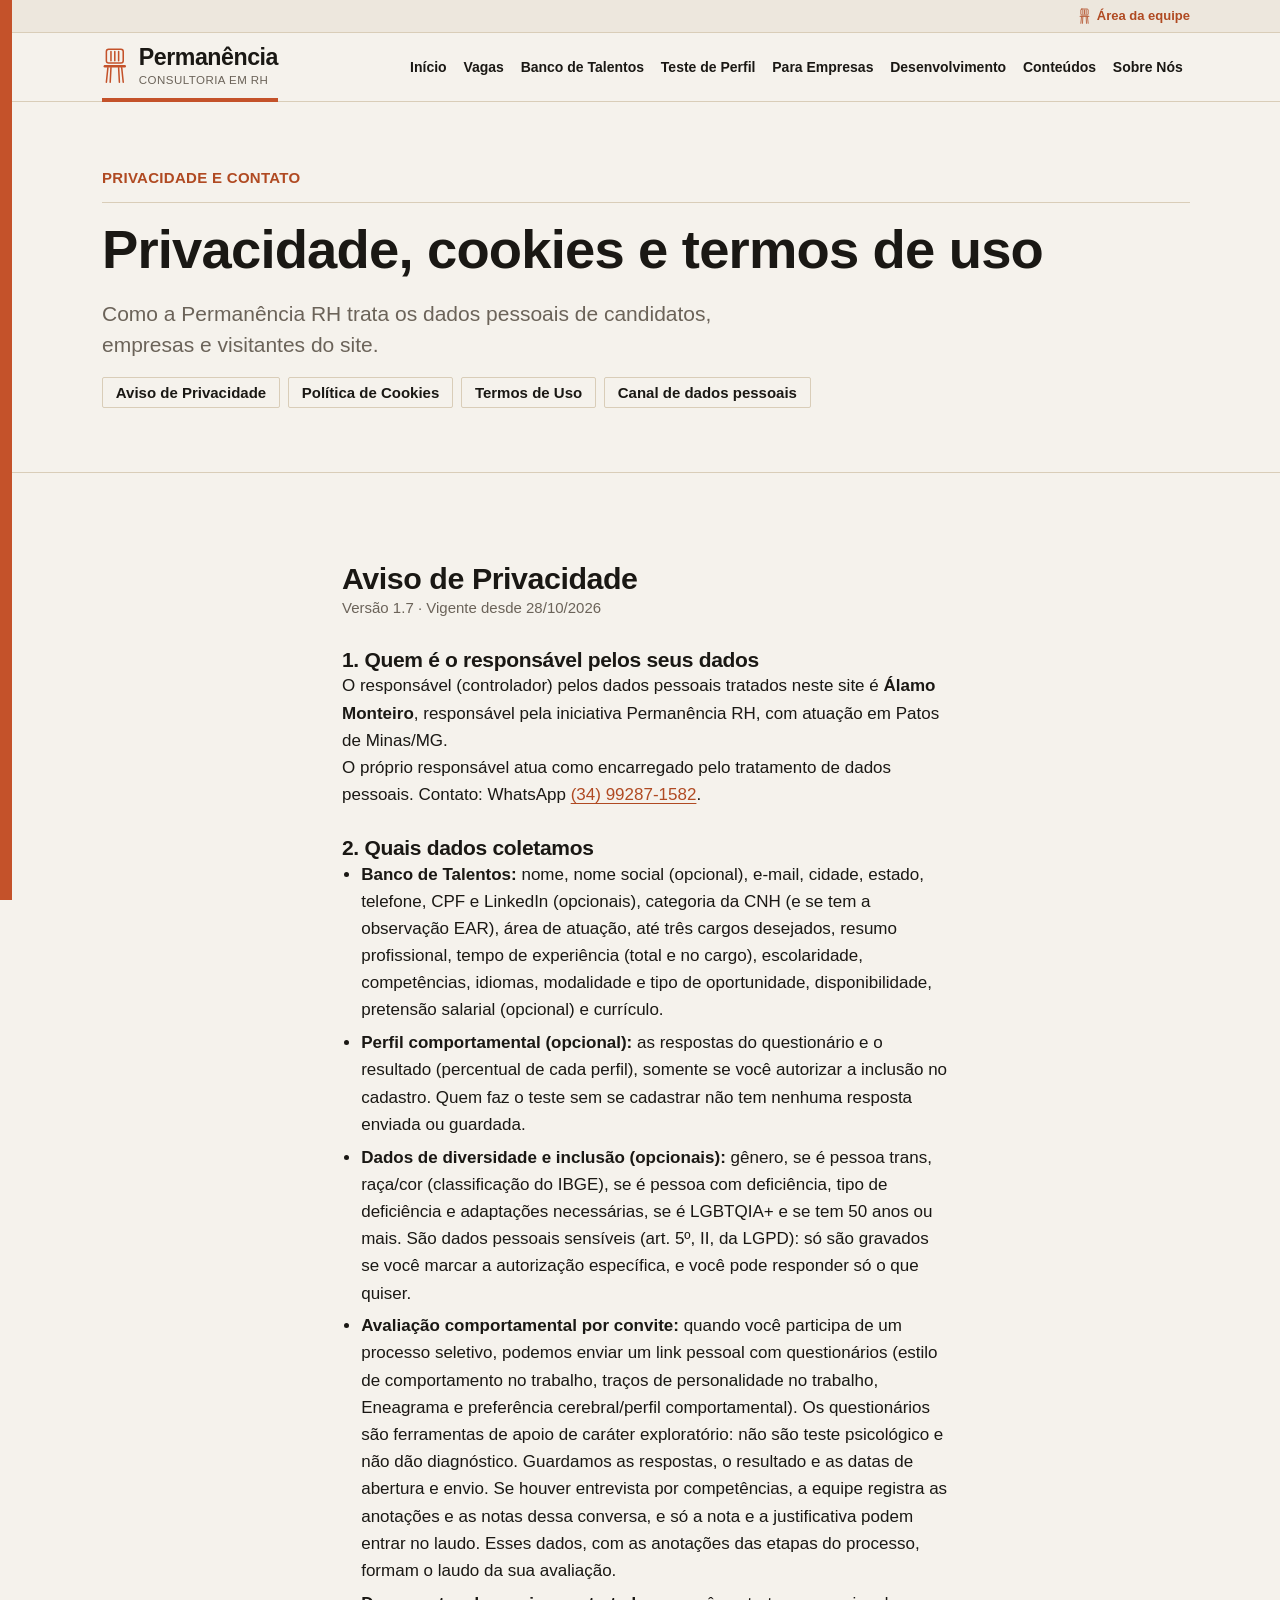
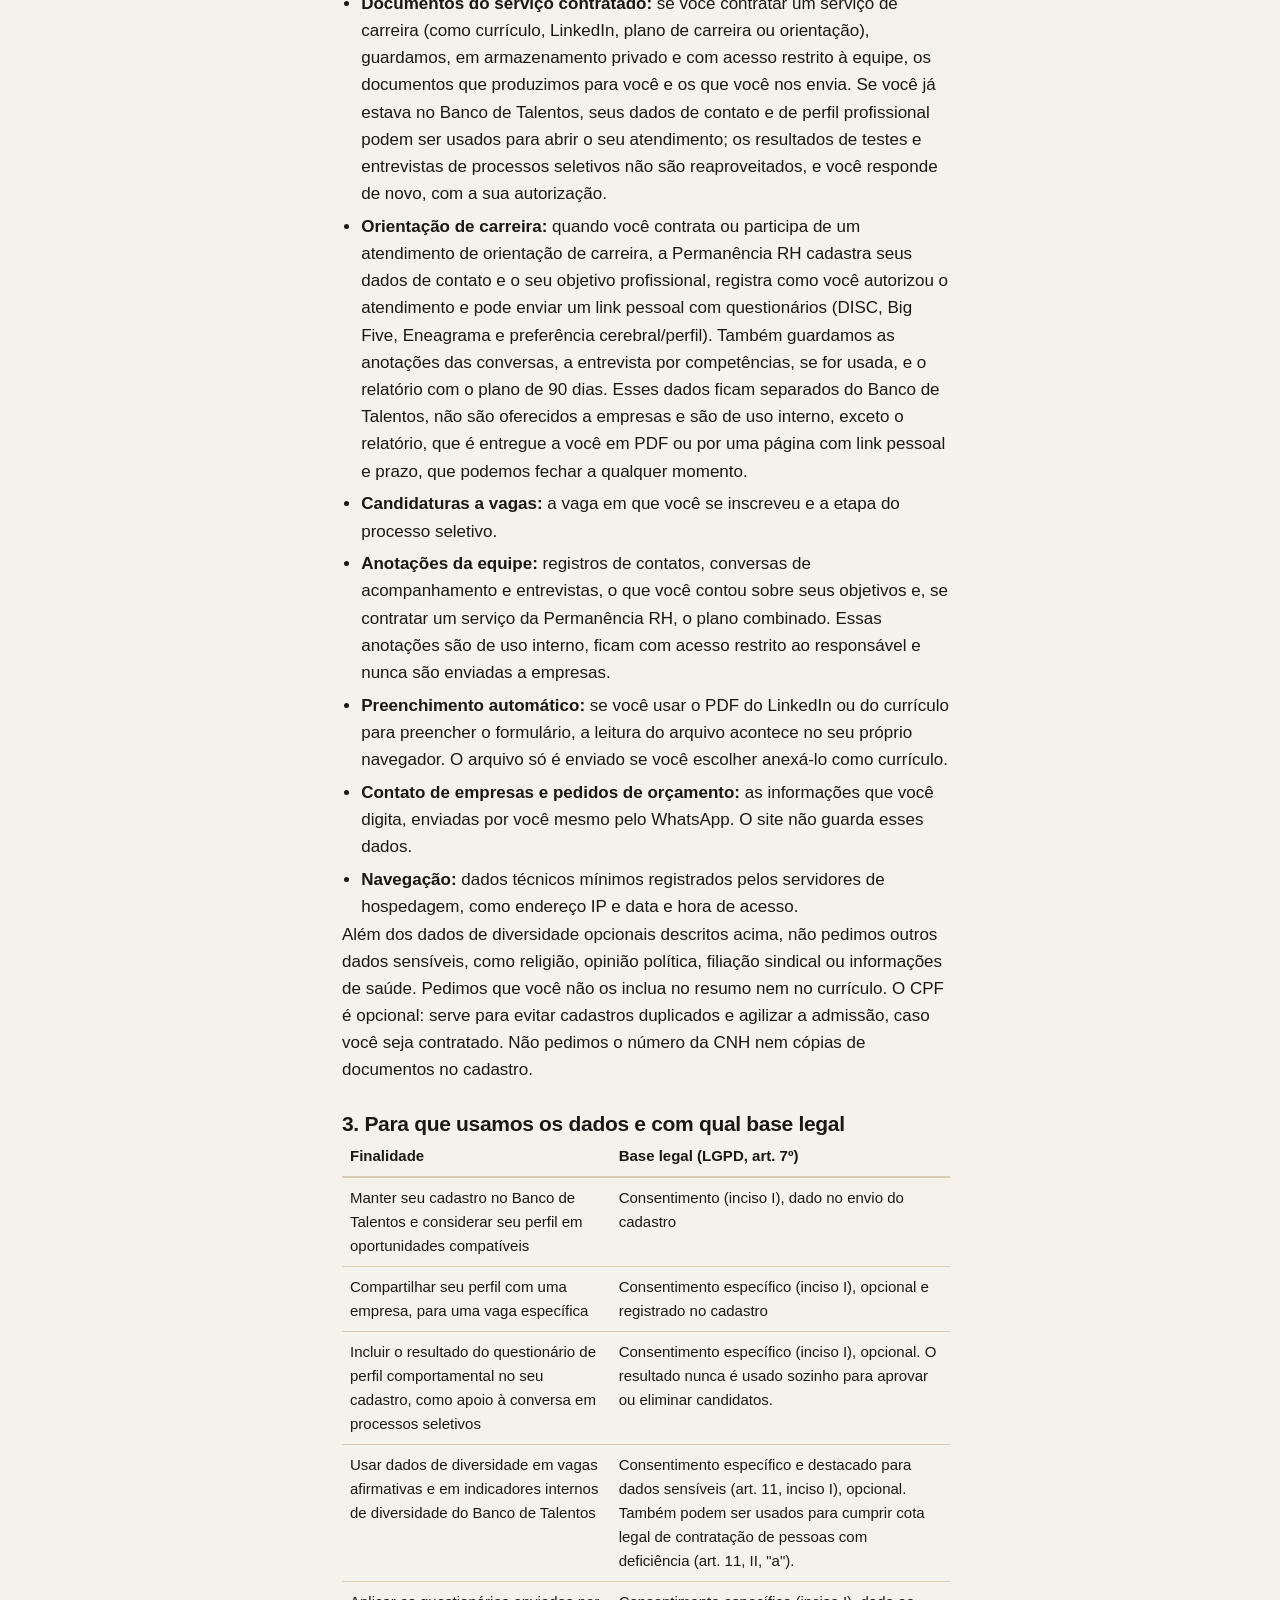
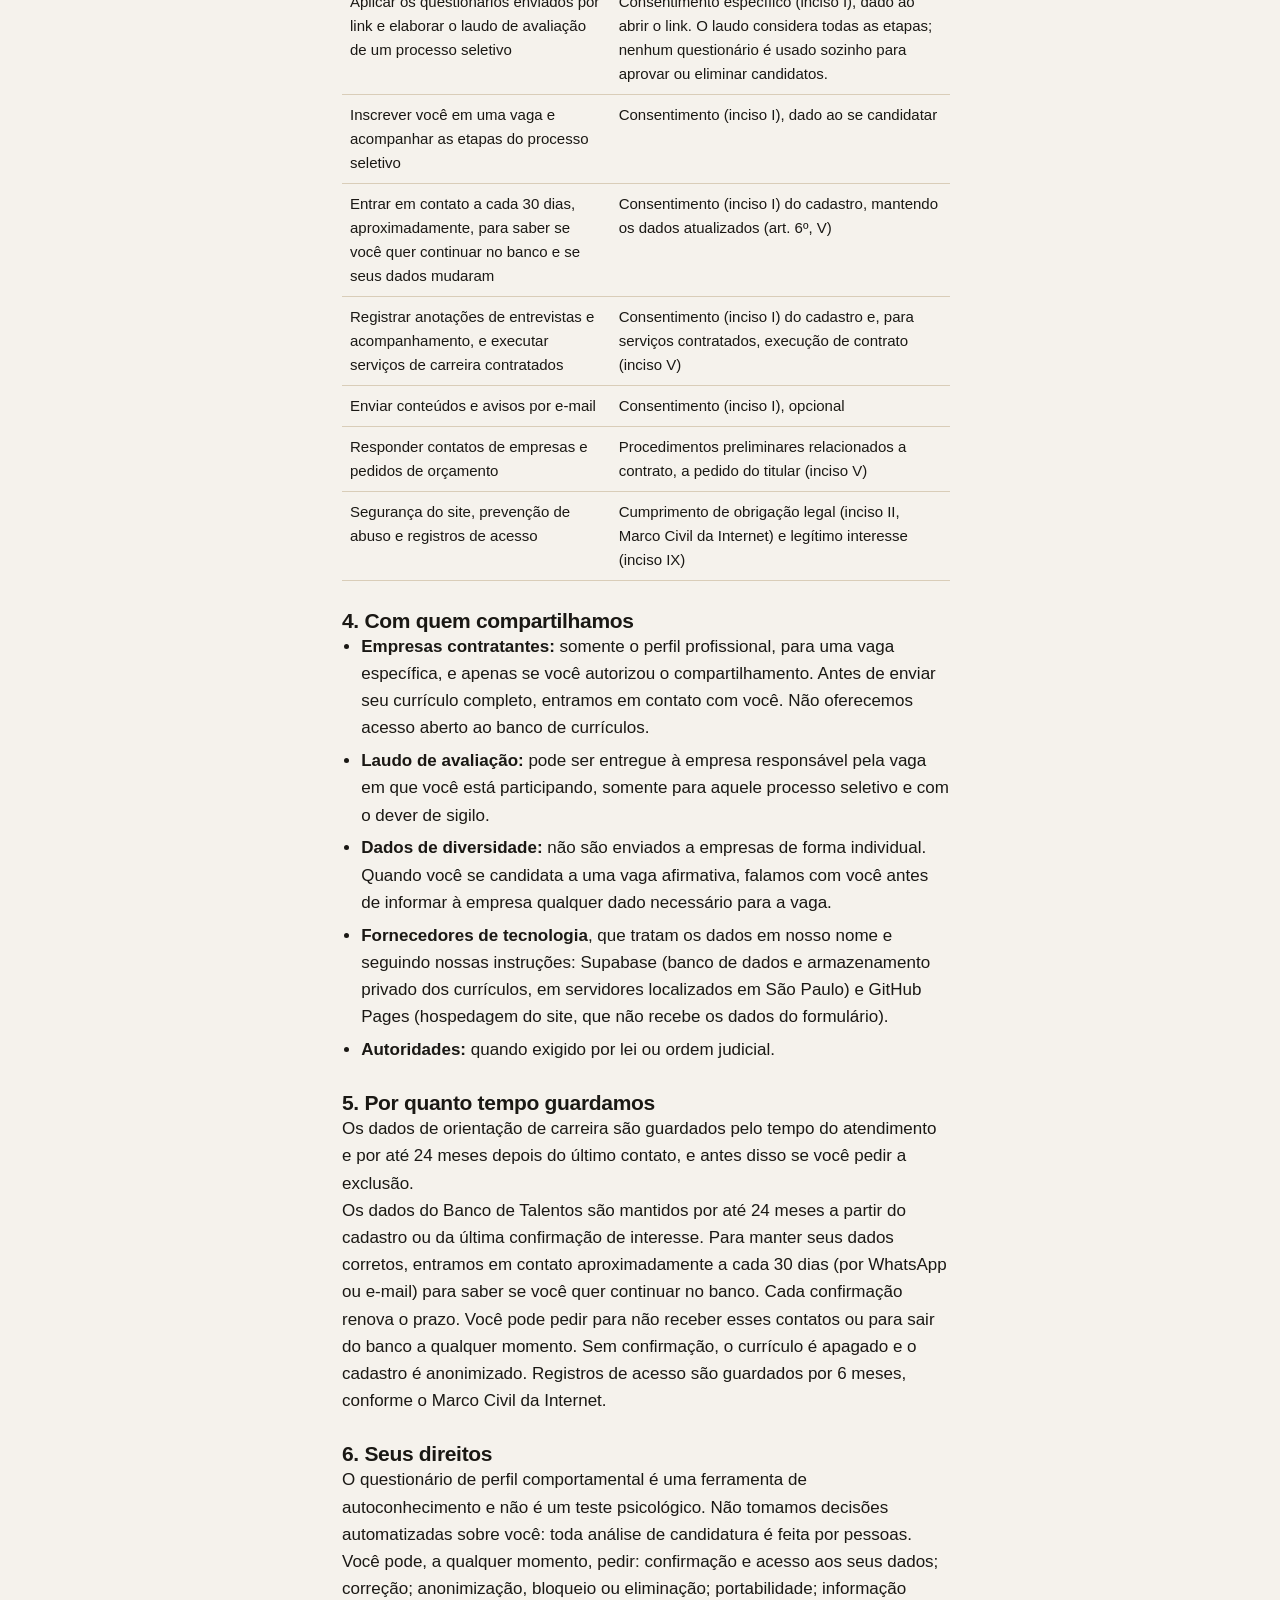
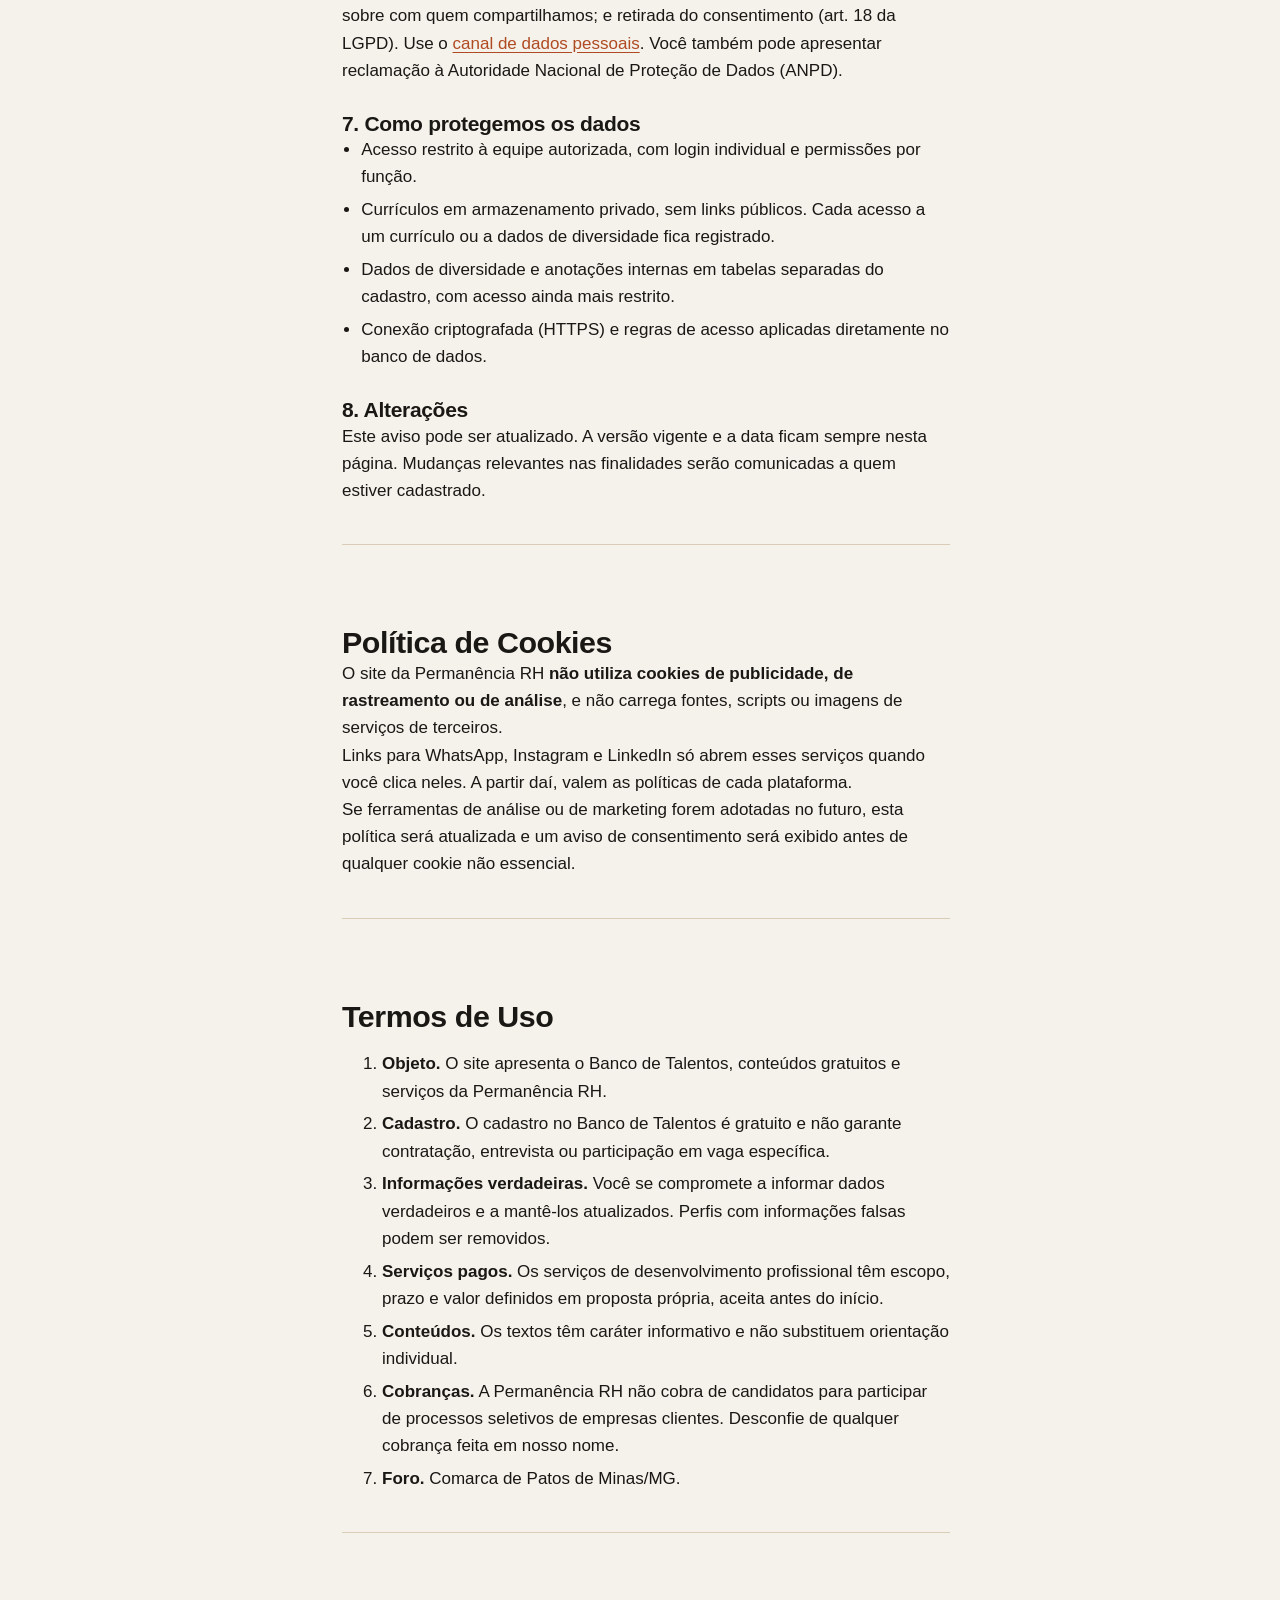
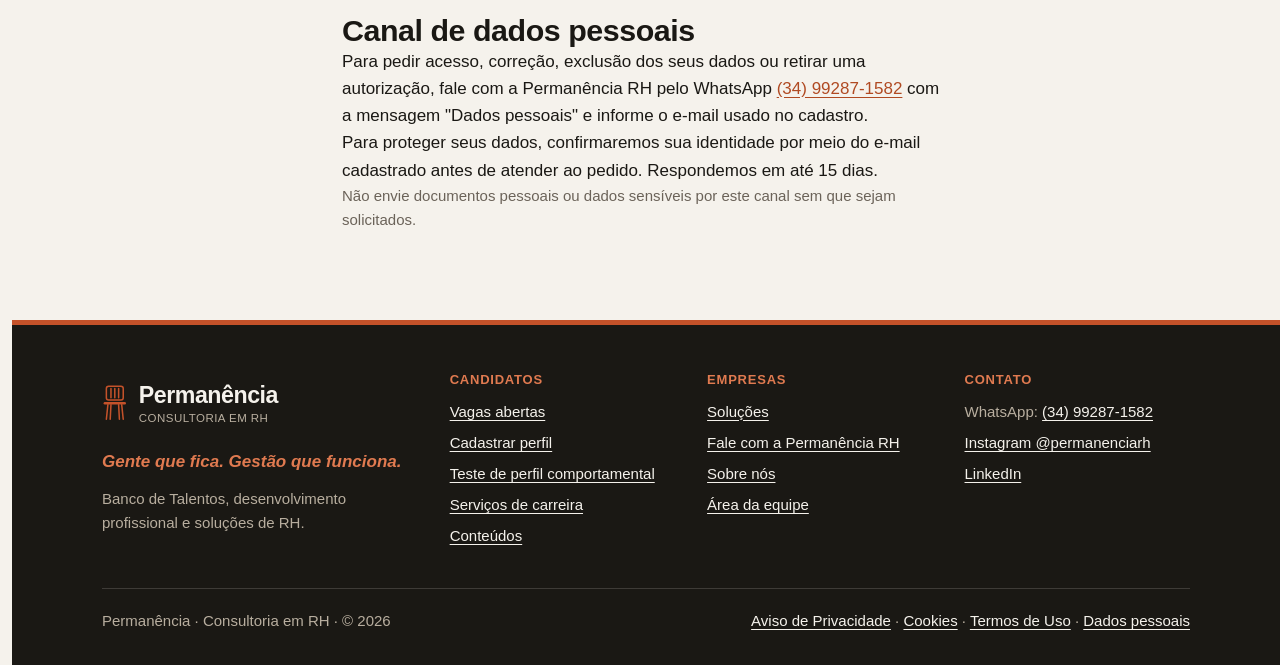
<file: privacidade.html>
<!doctype html>
<html lang="pt-BR">
<head>
<meta charset="utf-8">
<meta name="viewport" content="width=device-width, initial-scale=1, viewport-fit=cover">
<meta http-equiv="Content-Security-Policy" content="default-src 'self'; script-src 'self'; style-src 'self' 'unsafe-inline'; img-src 'self' data: https://*.supabase.co; connect-src 'self' https://*.supabase.co wss://*.supabase.co; font-src 'self'; form-action 'self'; base-uri 'self'; object-src 'none'">
<meta name="referrer" content="strict-origin-when-cross-origin">
<title>Privacidade | Permanência RH</title>
<meta name="description" content="Aviso de Privacidade, Política de Cookies, Termos de Uso e canal de dados pessoais da Permanência RH.">
<link rel="canonical" href="https://permanenciarh.com.br/privacidade.html">
<meta property="og:type" content="website">
<meta property="og:locale" content="pt_BR">
<meta property="og:site_name" content="Permanência RH">
<meta property="og:title" content="Privacidade | Permanência RH">
<meta property="og:description" content="Aviso de Privacidade, Política de Cookies, Termos de Uso e canal de dados pessoais da Permanência RH.">
<meta property="og:url" content="https://permanenciarh.com.br/privacidade.html">
<meta property="og:image" content="https://permanenciarh.com.br/assets/images/og-permanencia-rh.png">
<meta name="twitter:card" content="summary_large_image">
<meta name="theme-color" content="#c4522a">
<link rel="icon" href="data:image/svg+xml,%3Csvg xmlns='http://www.w3.org/2000/svg' viewBox='0 0 32 32'%3E%3Crect width='32' height='32' rx='4' fill='%23c4522a'/%3E%3Ctext x='16' y='22' font-family='Arial' font-weight='700' font-size='16' fill='%23ffffff' text-anchor='middle'%3EP%3C/text%3E%3C/svg%3E">

<link rel="stylesheet" href="css/style.css">
<script src="js/config.js" defer></script>
<script src="js/main.js" defer></script>
</head>
<body data-page-current="privacidade">
<a class="skip-link" href="#conteudo">Pular para o conteúdo</a>
<header class="site-header">
  <div class="topbar"><div class="wrap topbar-inner"><a class="topbar-login" href="admin.html" rel="nofollow"><svg viewBox="0 0 32 48" aria-hidden="true" focusable="false"><rect x="5" y="3" width="22" height="18" rx="3"/><path d="M11 6v12M16 6v12M21 6v12"/><path d="M3 25h26" stroke-width="3.2"/><path d="M7 27 5 46M11 27l-1 19M21 27l1 19M25 27l2 19"/></svg>Área da equipe</a></div></div>
  <div class="wrap header-inner">
    <a class="logo" href="index.html" aria-label="Permanência, Consultoria em RH, página inicial"><span class="logo-chair"><svg viewBox="0 0 32 48" aria-hidden="true" focusable="false"><rect x="5" y="3" width="22" height="18" rx="3"/><path d="M11 6v12M16 6v12M21 6v12"/><path d="M3 25h26" stroke-width="3.2"/><path d="M7 27 5 46M11 27l-1 19M21 27l1 19M25 27l2 19"/></svg></span><span class="logo-text" aria-hidden="true"><span class="logo-name">Permanência</span><span class="logo-sub">Consultoria em RH</span></span></a>
    <button class="nav-toggle" type="button" aria-expanded="false" aria-controls="menu-principal"><span class="nav-toggle-bars" aria-hidden="true"></span>Menu</button>
    <nav class="main-nav" id="menu-principal" aria-label="Menu principal">
      <ul>
        <li><a href="index.html" data-nav="index">Início</a></li><li><a href="vagas.html" data-nav="vagas">Vagas</a></li><li><a href="banco-de-talentos.html" data-nav="banco-de-talentos">Banco de Talentos</a></li><li><a href="perfil-comportamental.html" data-nav="perfil-comportamental">Teste de Perfil</a></li><li><a href="empresas.html" data-nav="empresas">Para Empresas</a></li><li><a href="desenvolvimento-profissional.html" data-nav="desenvolvimento-profissional">Desenvolvimento</a></li><li><a href="conteudos.html" data-nav="conteudos">Conteúdos</a></li><li><a href="sobre.html" data-nav="sobre">Sobre Nós</a></li>
      </ul>
    </nav>
  </div>
</header>
<main id="conteudo" tabindex="-1">
<section class="page-hero" aria-labelledby="priv-title">
  <div class="wrap">
    <p class="eyebrow">Privacidade e contato</p>
    <h1 id="priv-title">Privacidade, cookies e termos de uso</h1>
    <p class="lead">Como a Permanência RH trata os dados pessoais de candidatos, empresas e visitantes do site.</p>
    <ul class="toc" aria-label="Nesta página">
      <li><a href="#aviso">Aviso de Privacidade</a></li>
      <li><a href="#cookies">Política de Cookies</a></li>
      <li><a href="#termos">Termos de Uso</a></li>
      <li><a href="#canal-dados">Canal de dados pessoais</a></li>
    </ul>
  </div>
</section>

<section class="section" aria-label="Documentos">
  <div class="wrap prose">

    <article class="legal-doc" id="aviso" aria-labelledby="aviso-t">
      <h2 id="aviso-t" style="margin-top:0">Aviso de Privacidade</h2>
      <p class="small muted">Versão 1.7 · Vigente desde 28/10/2026</p>

      <h3>1. Quem é o responsável pelos seus dados</h3>
      <p>O responsável (controlador) pelos dados pessoais tratados neste site é <strong>Álamo Monteiro</strong>, responsável pela iniciativa Permanência RH, com atuação em Patos de Minas/MG.</p>
      <p>O próprio responsável atua como encarregado pelo tratamento de dados pessoais. Contato: WhatsApp <a href="https://wa.me/5534992871582" target="_blank" rel="noopener">(34) 99287-1582</a>.</p>

      <h3>2. Quais dados coletamos</h3>
      <ul>
        <li><strong>Banco de Talentos:</strong> nome, nome social (opcional), e-mail, cidade, estado, telefone, CPF e LinkedIn (opcionais), categoria da CNH (e se tem a observação EAR), área de atuação, até três cargos desejados, resumo profissional, tempo de experiência (total e no cargo), escolaridade, competências, idiomas, modalidade e tipo de oportunidade, disponibilidade, pretensão salarial (opcional) e currículo.</li>
        <li><strong>Perfil comportamental (opcional):</strong> as respostas do questionário e o resultado (percentual de cada perfil), somente se você autorizar a inclusão no cadastro. Quem faz o teste sem se cadastrar não tem nenhuma resposta enviada ou guardada.</li>
        <li><strong>Dados de diversidade e inclusão (opcionais):</strong> gênero, se é pessoa trans, raça/cor (classificação do IBGE), se é pessoa com deficiência, tipo de deficiência e adaptações necessárias, se é LGBTQIA+ e se tem 50 anos ou mais. São dados pessoais sensíveis (art. 5º, II, da LGPD): só são gravados se você marcar a autorização específica, e você pode responder só o que quiser.</li>
        <li><strong>Avaliação comportamental por convite:</strong> quando você participa de um processo seletivo, podemos enviar um link pessoal com questionários (estilo de comportamento no trabalho, traços de personalidade no trabalho, Eneagrama e preferência cerebral/perfil comportamental). Os questionários são ferramentas de apoio de caráter exploratório: não são teste psicológico e não dão diagnóstico. Guardamos as respostas, o resultado e as datas de abertura e envio. Se houver entrevista por competências, a equipe registra as anotações e as notas dessa conversa, e só a nota e a justificativa podem entrar no laudo. Esses dados, com as anotações das etapas do processo, formam o laudo da sua avaliação.</li>
        <li><strong>Documentos do serviço contratado:</strong> se você contratar um serviço de carreira (como currículo, LinkedIn, plano de carreira ou orientação), guardamos, em armazenamento privado e com acesso restrito à equipe, os documentos que produzimos para você e os que você nos envia. Se você já estava no Banco de Talentos, seus dados de contato e de perfil profissional podem ser usados para abrir o seu atendimento; os resultados de testes e entrevistas de processos seletivos não são reaproveitados, e você responde de novo, com a sua autorização.</li>
        <li><strong>Orientação de carreira:</strong> quando você contrata ou participa de um atendimento de orientação de carreira, a Permanência RH cadastra seus dados de contato e o seu objetivo profissional, registra como você autorizou o atendimento e pode enviar um link pessoal com questionários (DISC, Big Five, Eneagrama e preferência cerebral/perfil). Também guardamos as anotações das conversas, a entrevista por competências, se for usada, e o relatório com o plano de 90 dias. Esses dados ficam separados do Banco de Talentos, não são oferecidos a empresas e são de uso interno, exceto o relatório, que é entregue a você em PDF ou por uma página com link pessoal e prazo, que podemos fechar a qualquer momento.</li>
        <li><strong>Candidaturas a vagas:</strong> a vaga em que você se inscreveu e a etapa do processo seletivo.</li>
        <li><strong>Anotações da equipe:</strong> registros de contatos, conversas de acompanhamento e entrevistas, o que você contou sobre seus objetivos e, se contratar um serviço da Permanência RH, o plano combinado. Essas anotações são de uso interno, ficam com acesso restrito ao responsável e nunca são enviadas a empresas.</li>
        <li><strong>Preenchimento automático:</strong> se você usar o PDF do LinkedIn ou do currículo para preencher o formulário, a leitura do arquivo acontece no seu próprio navegador. O arquivo só é enviado se você escolher anexá-lo como currículo.</li>
        <li><strong>Contato de empresas e pedidos de orçamento:</strong> as informações que você digita, enviadas por você mesmo pelo WhatsApp. O site não guarda esses dados.</li>
        <li><strong>Navegação:</strong> dados técnicos mínimos registrados pelos servidores de hospedagem, como endereço IP e data e hora de acesso.</li>
      </ul>
      <p>Além dos dados de diversidade opcionais descritos acima, não pedimos outros dados sensíveis, como religião, opinião política, filiação sindical ou informações de saúde. Pedimos que você não os inclua no resumo nem no currículo. O CPF é opcional: serve para evitar cadastros duplicados e agilizar a admissão, caso você seja contratado. Não pedimos o número da CNH nem cópias de documentos no cadastro.</p>

      <h3>3. Para que usamos os dados e com qual base legal</h3>
      <div style="overflow-x:auto">
        <table class="legal-table">
          <thead><tr><th>Finalidade</th><th>Base legal (LGPD, art. 7º)</th></tr></thead>
          <tbody>
            <tr><td>Manter seu cadastro no Banco de Talentos e considerar seu perfil em oportunidades compatíveis</td><td>Consentimento (inciso I), dado no envio do cadastro</td></tr>
            <tr><td>Compartilhar seu perfil com uma empresa, para uma vaga específica</td><td>Consentimento específico (inciso I), opcional e registrado no cadastro</td></tr>
            <tr><td>Incluir o resultado do questionário de perfil comportamental no seu cadastro, como apoio à conversa em processos seletivos</td><td>Consentimento específico (inciso I), opcional. O resultado nunca é usado sozinho para aprovar ou eliminar candidatos.</td></tr>
            <tr><td>Usar dados de diversidade em vagas afirmativas e em indicadores internos de diversidade do Banco de Talentos</td><td>Consentimento específico e destacado para dados sensíveis (art. 11, inciso I), opcional. Também podem ser usados para cumprir cota legal de contratação de pessoas com deficiência (art. 11, II, "a").</td></tr>
            <tr><td>Aplicar os questionários enviados por link e elaborar o laudo de avaliação de um processo seletivo</td><td>Consentimento específico (inciso I), dado ao abrir o link. O laudo considera todas as etapas; nenhum questionário é usado sozinho para aprovar ou eliminar candidatos.</td></tr>
            <tr><td>Inscrever você em uma vaga e acompanhar as etapas do processo seletivo</td><td>Consentimento (inciso I), dado ao se candidatar</td></tr>
            <tr><td>Entrar em contato a cada 30 dias, aproximadamente, para saber se você quer continuar no banco e se seus dados mudaram</td><td>Consentimento (inciso I) do cadastro, mantendo os dados atualizados (art. 6º, V)</td></tr>
            <tr><td>Registrar anotações de entrevistas e acompanhamento, e executar serviços de carreira contratados</td><td>Consentimento (inciso I) do cadastro e, para serviços contratados, execução de contrato (inciso V)</td></tr>
            <tr><td>Enviar conteúdos e avisos por e-mail</td><td>Consentimento (inciso I), opcional</td></tr>
            <tr><td>Responder contatos de empresas e pedidos de orçamento</td><td>Procedimentos preliminares relacionados a contrato, a pedido do titular (inciso V)</td></tr>
            <tr><td>Segurança do site, prevenção de abuso e registros de acesso</td><td>Cumprimento de obrigação legal (inciso II, Marco Civil da Internet) e legítimo interesse (inciso IX)</td></tr>
          </tbody>
        </table>
      </div>

      <h3>4. Com quem compartilhamos</h3>
      <ul>
        <li><strong>Empresas contratantes:</strong> somente o perfil profissional, para uma vaga específica, e apenas se você autorizou o compartilhamento. Antes de enviar seu currículo completo, entramos em contato com você. Não oferecemos acesso aberto ao banco de currículos.</li>
        <li><strong>Laudo de avaliação:</strong> pode ser entregue à empresa responsável pela vaga em que você está participando, somente para aquele processo seletivo e com o dever de sigilo.</li>
        <li><strong>Dados de diversidade:</strong> não são enviados a empresas de forma individual. Quando você se candidata a uma vaga afirmativa, falamos com você antes de informar à empresa qualquer dado necessário para a vaga.</li>
        <li><strong>Fornecedores de tecnologia</strong>, que tratam os dados em nosso nome e seguindo nossas instruções: Supabase (banco de dados e armazenamento privado dos currículos, em servidores localizados em São Paulo) e GitHub Pages (hospedagem do site, que não recebe os dados do formulário).</li>
        <li><strong>Autoridades:</strong> quando exigido por lei ou ordem judicial.</li>
      </ul>

      <h3>5. Por quanto tempo guardamos</h3>
      <p>Os dados de orientação de carreira são guardados pelo tempo do atendimento e por até 24 meses depois do último contato, e antes disso se você pedir a exclusão.</p>
      <p>Os dados do Banco de Talentos são mantidos por até 24 meses a partir do cadastro ou da última confirmação de interesse. Para manter seus dados corretos, entramos em contato aproximadamente a cada 30 dias (por WhatsApp ou e-mail) para saber se você quer continuar no banco. Cada confirmação renova o prazo. Você pode pedir para não receber esses contatos ou para sair do banco a qualquer momento. Sem confirmação, o currículo é apagado e o cadastro é anonimizado. Registros de acesso são guardados por 6 meses, conforme o Marco Civil da Internet.</p>

      <h3>6. Seus direitos</h3>
      <p>O questionário de perfil comportamental é uma ferramenta de autoconhecimento e não é um teste psicológico. Não tomamos decisões automatizadas sobre você: toda análise de candidatura é feita por pessoas.</p>
      <p>Você pode, a qualquer momento, pedir: confirmação e acesso aos seus dados; correção; anonimização, bloqueio ou eliminação; portabilidade; informação sobre com quem compartilhamos; e retirada do consentimento (art. 18 da LGPD). Use o <a href="#canal-dados">canal de dados pessoais</a>. Você também pode apresentar reclamação à Autoridade Nacional de Proteção de Dados (ANPD).</p>

      <h3>7. Como protegemos os dados</h3>
      <ul>
        <li>Acesso restrito à equipe autorizada, com login individual e permissões por função.</li>
        <li>Currículos em armazenamento privado, sem links públicos. Cada acesso a um currículo ou a dados de diversidade fica registrado.</li>
        <li>Dados de diversidade e anotações internas em tabelas separadas do cadastro, com acesso ainda mais restrito.</li>
        <li>Conexão criptografada (HTTPS) e regras de acesso aplicadas diretamente no banco de dados.</li>
      </ul>

      <h3>8. Alterações</h3>
      <p>Este aviso pode ser atualizado. A versão vigente e a data ficam sempre nesta página. Mudanças relevantes nas finalidades serão comunicadas a quem estiver cadastrado.</p>
    </article>

    <article class="legal-doc" id="cookies" aria-labelledby="cookies-t">
      <h2 id="cookies-t">Política de Cookies</h2>
      <p>O site da Permanência RH <strong>não utiliza cookies de publicidade, de rastreamento ou de análise</strong>, e não carrega fontes, scripts ou imagens de serviços de terceiros.</p>
      <p>Links para WhatsApp, Instagram e LinkedIn só abrem esses serviços quando você clica neles. A partir daí, valem as políticas de cada plataforma.</p>
      <p>Se ferramentas de análise ou de marketing forem adotadas no futuro, esta política será atualizada e um aviso de consentimento será exibido antes de qualquer cookie não essencial.</p>
    </article>

    <article class="legal-doc" id="termos" aria-labelledby="termos-t">
      <h2 id="termos-t">Termos de Uso</h2>
      <ol>
        <li><strong>Objeto.</strong> O site apresenta o Banco de Talentos, conteúdos gratuitos e serviços da Permanência RH.</li>
        <li><strong>Cadastro.</strong> O cadastro no Banco de Talentos é gratuito e não garante contratação, entrevista ou participação em vaga específica.</li>
        <li><strong>Informações verdadeiras.</strong> Você se compromete a informar dados verdadeiros e a mantê-los atualizados. Perfis com informações falsas podem ser removidos.</li>
        <li><strong>Serviços pagos.</strong> Os serviços de desenvolvimento profissional têm escopo, prazo e valor definidos em proposta própria, aceita antes do início.</li>
        <li><strong>Conteúdos.</strong> Os textos têm caráter informativo e não substituem orientação individual.</li>
        <li><strong>Cobranças.</strong> A Permanência RH não cobra de candidatos para participar de processos seletivos de empresas clientes. Desconfie de qualquer cobrança feita em nosso nome.</li>
        <li><strong>Foro.</strong> Comarca de Patos de Minas/MG.</li>
      </ol>
    </article>

    <article class="legal-doc" id="canal-dados" aria-labelledby="canal-t">
      <h2 id="canal-t">Canal de dados pessoais</h2>
      <p>Para pedir acesso, correção, exclusão dos seus dados ou retirar uma autorização, fale com a Permanência RH pelo WhatsApp <a href="https://wa.me/5534992871582" target="_blank" rel="noopener">(34) 99287-1582</a> com a mensagem "Dados pessoais" e informe o e-mail usado no cadastro.</p>
      <p>Para proteger seus dados, confirmaremos sua identidade por meio do e-mail cadastrado antes de atender ao pedido. Respondemos em até 15 dias.</p>
      <p class="small muted">Não envie documentos pessoais ou dados sensíveis por este canal sem que sejam solicitados.</p>
    </article>
  </div>
</section>

</main>
<footer class="site-footer">
  <div class="wrap">
    <div class="footer-grid">
      <div class="footer-brand">
        <a class="logo" href="index.html" aria-label="Permanência, Consultoria em RH, página inicial"><span class="logo-chair"><svg viewBox="0 0 32 48" aria-hidden="true" focusable="false"><rect x="5" y="3" width="22" height="18" rx="3"/><path d="M11 6v12M16 6v12M21 6v12"/><path d="M3 25h26" stroke-width="3.2"/><path d="M7 27 5 46M11 27l-1 19M21 27l1 19M25 27l2 19"/></svg></span><span class="logo-text" aria-hidden="true"><span class="logo-name">Permanência</span><span class="logo-sub">Consultoria em RH</span></span></a>
        <p class="tagline" style="color:#e07a50;font-size:var(--t-md)">Gente que fica. Gestão que funciona.</p>
        <p>Banco de Talentos, desenvolvimento profissional e soluções de RH.</p>
      </div>
      <div>
        <h2>Candidatos</h2>
        <ul><li><a href="vagas.html">Vagas abertas</a></li><li><a href="banco-de-talentos.html#cadastro">Cadastrar perfil</a></li><li><a href="perfil-comportamental.html">Teste de perfil comportamental</a></li><li><a href="desenvolvimento-profissional.html">Serviços de carreira</a></li><li><a href="conteudos.html">Conteúdos</a></li></ul>
      </div>
      <div>
        <h2>Empresas</h2>
        <ul><li><a href="empresas.html">Soluções</a></li><li><a href="empresas.html#contato-empresa">Fale com a Permanência RH</a></li><li><a href="sobre.html">Sobre nós</a></li><li><a href="admin.html" rel="nofollow">Área da equipe</a></li></ul>
      </div>
      <div>
        <h2>Contato</h2>
        <ul>
          <li>WhatsApp: <a href="https://wa.me/5534992871582" target="_blank" rel="noopener">(34) 99287-1582</a></li>
          <li><a href="https://www.instagram.com/permanenciarh" target="_blank" rel="noopener">Instagram @permanenciarh</a></li>
          <li><a href="https://www.linkedin.com/in/alamomonteiro" target="_blank" rel="noopener">LinkedIn</a></li>
        </ul>
      </div>
    </div>
    <div class="footer-bottom">
      <span>Permanência · Consultoria em RH · © 2026</span>
      <span><a href="privacidade.html#aviso">Aviso de Privacidade</a> · <a href="privacidade.html#cookies">Cookies</a> · <a href="privacidade.html#termos">Termos de Uso</a> · <a href="privacidade.html#canal-dados">Dados pessoais</a></span>
    </div>
  </div>
</footer>
</body>
</html>
</file>
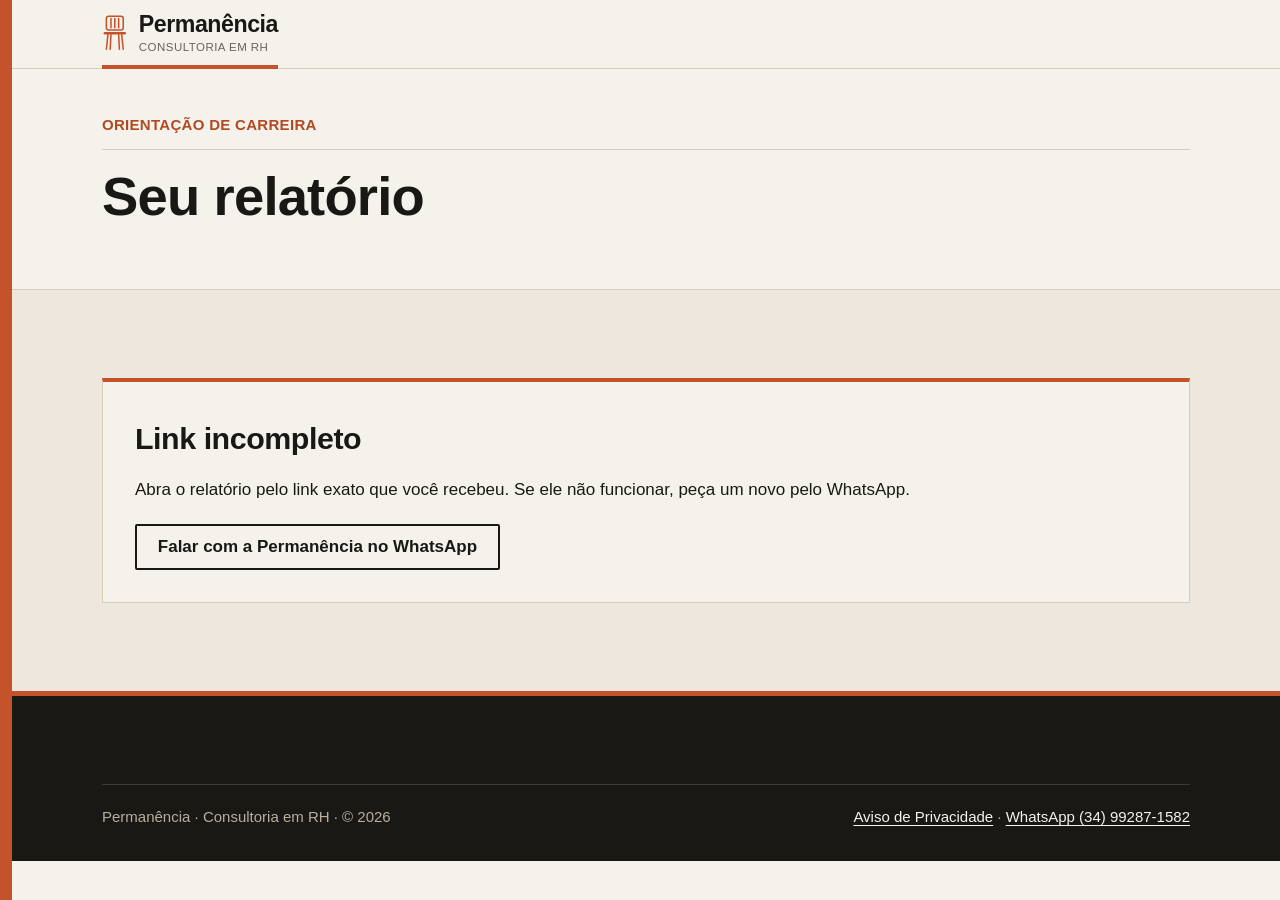
<file: resultado.html>
<!doctype html>
<html lang="pt-BR">
<head>
<meta charset="utf-8">
<meta name="viewport" content="width=device-width, initial-scale=1, viewport-fit=cover">
<meta http-equiv="Content-Security-Policy" content="default-src 'self'; script-src 'self'; style-src 'self' 'unsafe-inline'; img-src 'self' data:; connect-src 'self' https://*.supabase.co; font-src 'self'; form-action 'self'; base-uri 'self'; object-src 'none'">
<meta name="robots" content="noindex, nofollow">
<meta name="referrer" content="no-referrer">
<title>Seu relatório de orientação | Permanência RH</title>
<meta name="theme-color" content="#c4522a">
<link rel="icon" href="data:image/svg+xml,%3Csvg xmlns='http://www.w3.org/2000/svg' viewBox='0 0 32 32'%3E%3Crect width='32' height='32' rx='4' fill='%23c4522a'/%3E%3Ctext x='16' y='22' font-family='Arial' font-weight='700' font-size='16' fill='%23ffffff' text-anchor='middle'%3EP%3C/text%3E%3C/svg%3E">
<link rel="stylesheet" href="css/style.css">
<link rel="stylesheet" href="css/orientacao.css">
<script src="js/config.js" defer></script>
<script src="js/avaliacao-textos.js" defer></script>
<script src="js/orientacao-view.js" defer></script>
<script src="js/resultado.js" defer></script>
</head>
<body>
<a class="skip-link" href="#conteudo">Pular para o conteúdo</a>
<header class="site-header no-print">
  <div class="wrap header-inner">
    <a class="logo" href="index.html" aria-label="Permanência, Consultoria em RH, página inicial"><span class="logo-chair"><svg viewBox="0 0 32 48" aria-hidden="true" focusable="false"><rect x="5" y="3" width="22" height="18" rx="3"/><path d="M11 6v12M16 6v12M21 6v12"/><path d="M3 25h26" stroke-width="3.2"/><path d="M7 27 5 46M11 27l-1 19M21 27l1 19M25 27l2 19"/></svg></span><span class="logo-text" aria-hidden="true"><span class="logo-name">Permanência</span><span class="logo-sub">Consultoria em RH</span></span></a>
  </div>
</header>
<main id="conteudo" tabindex="-1">
<section class="page-hero page-hero-compact no-print" aria-labelledby="rs-title">
  <div class="wrap">
    <p class="eyebrow">Orientação de carreira</p>
    <h1 id="rs-title">Seu relatório</h1>
    <p class="lead" id="rs-lead">Esta página só funciona com o link enviado pela Permanência RH.</p>
  </div>
</section>
<section class="section band-soft" aria-label="Relatório">
  <div class="wrap">
    <div id="resultado" aria-live="polite"><p class="muted">Carregando…</p></div>
    <noscript><p class="note">O relatório precisa de JavaScript ativado no navegador.</p></noscript>
  </div>
</section>
</main>
<footer class="site-footer no-print">
  <div class="wrap">
    <div class="footer-bottom">
      <span>Permanência · Consultoria em RH · © 2026</span>
      <span><a href="privacidade.html#aviso" target="_blank" rel="noopener">Aviso de Privacidade</a> · <a href="https://wa.me/5534992871582" target="_blank" rel="noopener">WhatsApp (34) 99287-1582</a></span>
    </div>
  </div>
</footer>
</body>
</html>
</file>
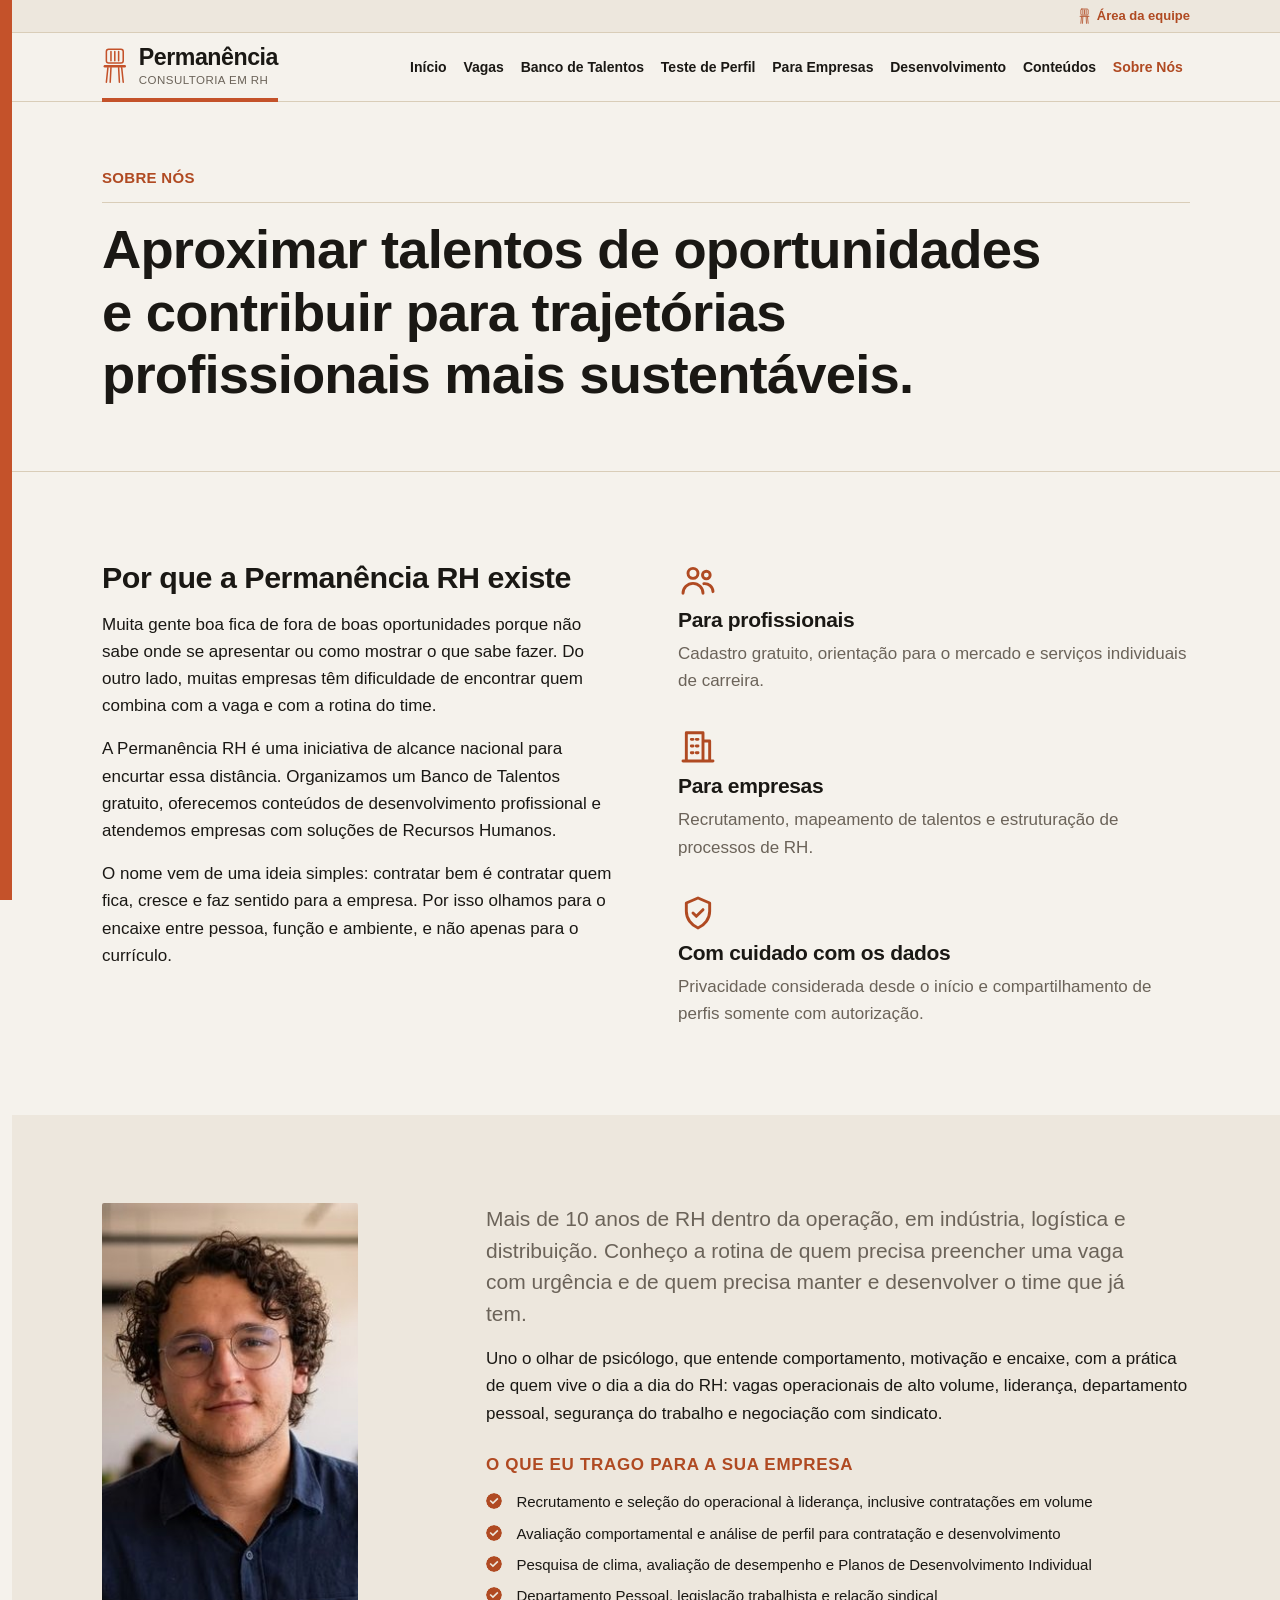
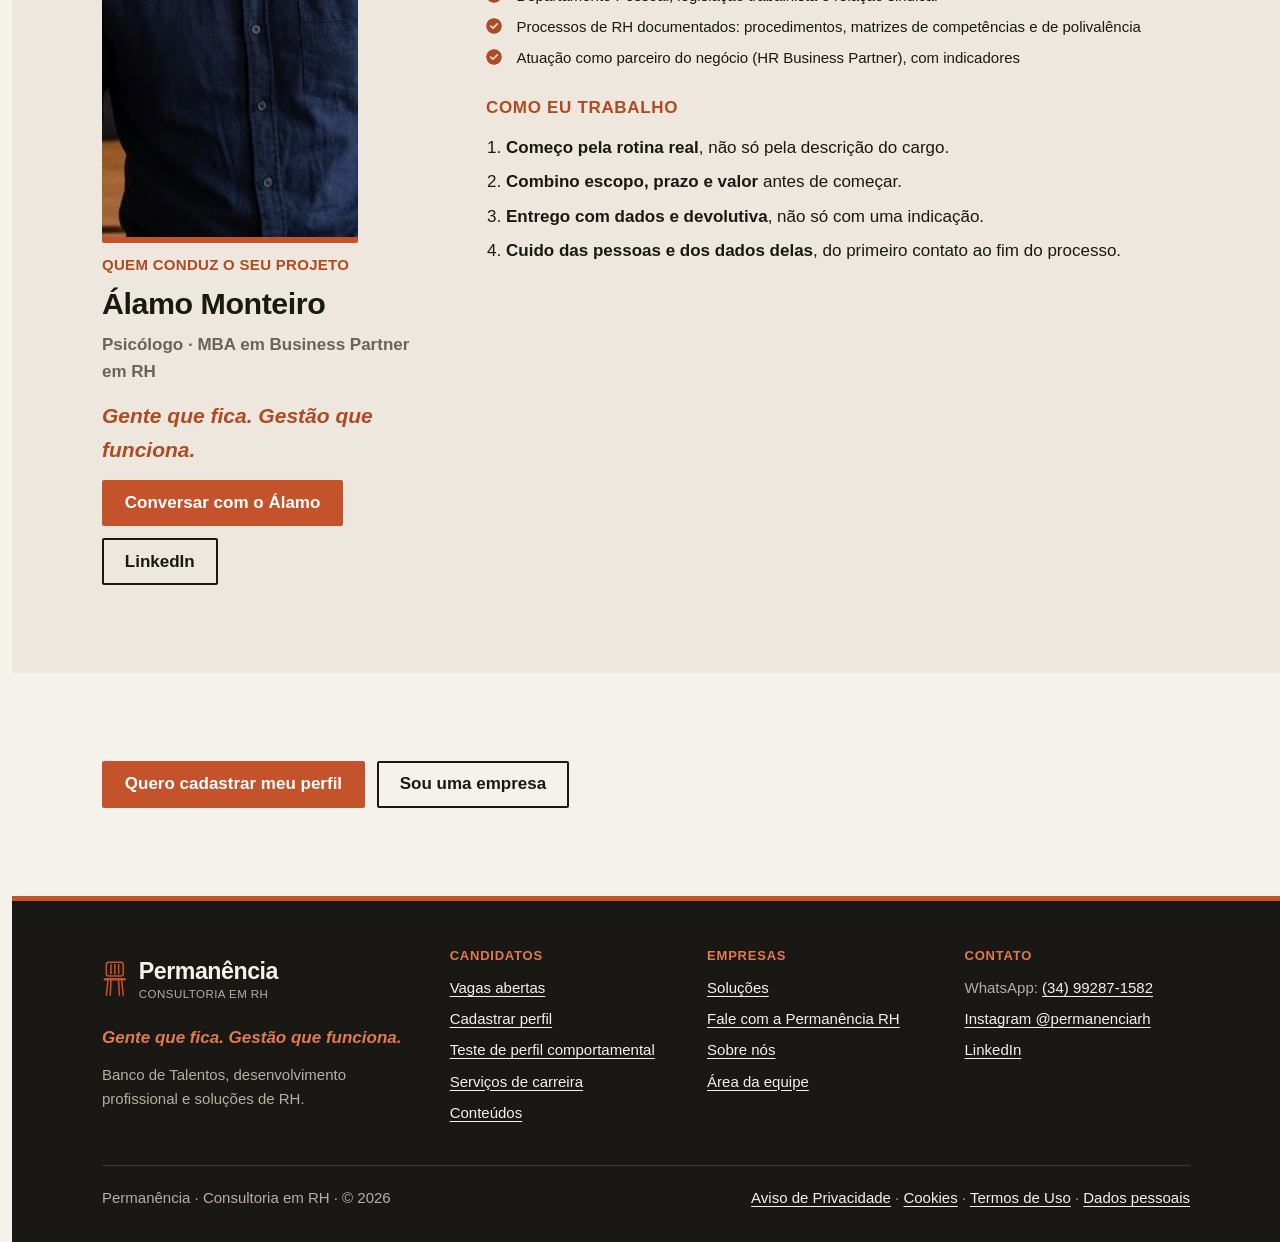
<file: sobre.html>
<!doctype html>
<html lang="pt-BR">
<head>
<meta charset="utf-8">
<meta name="viewport" content="width=device-width, initial-scale=1, viewport-fit=cover">
<meta http-equiv="Content-Security-Policy" content="default-src 'self'; script-src 'self'; style-src 'self' 'unsafe-inline'; img-src 'self' data: https://*.supabase.co; connect-src 'self' https://*.supabase.co wss://*.supabase.co; font-src 'self'; form-action 'self'; base-uri 'self'; object-src 'none'">
<meta name="referrer" content="strict-origin-when-cross-origin">
<title>Sobre | Permanência RH</title>
<meta name="description" content="Aproximar talentos de oportunidades e contribuir para trajetórias profissionais mais sustentáveis.">
<link rel="canonical" href="https://permanenciarh.com.br/sobre.html">
<meta property="og:type" content="website">
<meta property="og:locale" content="pt_BR">
<meta property="og:site_name" content="Permanência RH">
<meta property="og:title" content="Sobre | Permanência RH">
<meta property="og:description" content="Aproximar talentos de oportunidades e contribuir para trajetórias profissionais mais sustentáveis.">
<meta property="og:url" content="https://permanenciarh.com.br/sobre.html">
<meta property="og:image" content="https://permanenciarh.com.br/assets/images/og-permanencia-rh.png">
<meta name="twitter:card" content="summary_large_image">
<meta name="theme-color" content="#c4522a">
<link rel="icon" href="data:image/svg+xml,%3Csvg xmlns='http://www.w3.org/2000/svg' viewBox='0 0 32 32'%3E%3Crect width='32' height='32' rx='4' fill='%23c4522a'/%3E%3Ctext x='16' y='22' font-family='Arial' font-weight='700' font-size='16' fill='%23ffffff' text-anchor='middle'%3EP%3C/text%3E%3C/svg%3E">

<link rel="stylesheet" href="css/style.css">
<script src="js/config.js" defer></script>
<script src="js/main.js" defer></script>
</head>
<body data-page-current="sobre">
<a class="skip-link" href="#conteudo">Pular para o conteúdo</a>
<header class="site-header">
  <div class="topbar"><div class="wrap topbar-inner"><a class="topbar-login" href="admin.html" rel="nofollow"><svg viewBox="0 0 32 48" aria-hidden="true" focusable="false"><rect x="5" y="3" width="22" height="18" rx="3"/><path d="M11 6v12M16 6v12M21 6v12"/><path d="M3 25h26" stroke-width="3.2"/><path d="M7 27 5 46M11 27l-1 19M21 27l1 19M25 27l2 19"/></svg>Área da equipe</a></div></div>
  <div class="wrap header-inner">
    <a class="logo" href="index.html" aria-label="Permanência, Consultoria em RH, página inicial"><span class="logo-chair"><svg viewBox="0 0 32 48" aria-hidden="true" focusable="false"><rect x="5" y="3" width="22" height="18" rx="3"/><path d="M11 6v12M16 6v12M21 6v12"/><path d="M3 25h26" stroke-width="3.2"/><path d="M7 27 5 46M11 27l-1 19M21 27l1 19M25 27l2 19"/></svg></span><span class="logo-text" aria-hidden="true"><span class="logo-name">Permanência</span><span class="logo-sub">Consultoria em RH</span></span></a>
    <button class="nav-toggle" type="button" aria-expanded="false" aria-controls="menu-principal"><span class="nav-toggle-bars" aria-hidden="true"></span>Menu</button>
    <nav class="main-nav" id="menu-principal" aria-label="Menu principal">
      <ul>
        <li><a href="index.html" data-nav="index">Início</a></li><li><a href="vagas.html" data-nav="vagas">Vagas</a></li><li><a href="banco-de-talentos.html" data-nav="banco-de-talentos">Banco de Talentos</a></li><li><a href="perfil-comportamental.html" data-nav="perfil-comportamental">Teste de Perfil</a></li><li><a href="empresas.html" data-nav="empresas">Para Empresas</a></li><li><a href="desenvolvimento-profissional.html" data-nav="desenvolvimento-profissional">Desenvolvimento</a></li><li><a href="conteudos.html" data-nav="conteudos">Conteúdos</a></li><li><a href="sobre.html" data-nav="sobre" aria-current="page">Sobre Nós</a></li>
      </ul>
    </nav>
  </div>
</header>
<main id="conteudo" tabindex="-1">
<section class="page-hero" aria-labelledby="sobre-title">
  <div class="wrap">
    <p class="eyebrow">Sobre nós</p>
    <h1 id="sobre-title">Aproximar talentos de oportunidades e contribuir para trajetórias profissionais mais sustentáveis.</h1>
  </div>
</section>

<section class="section" aria-labelledby="proposito-title">
  <div class="wrap split">
    <div class="prose">
      <h2 id="proposito-title" style="margin-top:0">Por que a Permanência RH existe</h2>
      <p>Muita gente boa fica de fora de boas oportunidades porque não sabe onde se apresentar ou como mostrar o que sabe fazer. Do outro lado, muitas empresas têm dificuldade de encontrar quem combina com a vaga e com a rotina do time.</p>
      <p>A Permanência RH é uma iniciativa de alcance nacional para encurtar essa distância. Organizamos um Banco de Talentos gratuito, oferecemos conteúdos de desenvolvimento profissional e atendemos empresas com soluções de Recursos Humanos.</p>
      <p>O nome vem de uma ideia simples: contratar bem é contratar quem fica, cresce e faz sentido para a empresa. Por isso olhamos para o encaixe entre pessoa, função e ambiente, e não apenas para o currículo.</p>
    </div>
    <div class="grid" style="gap:2rem">
      <div class="feature"><span class="feature-icon"><svg viewBox="0 0 24 24" aria-hidden="true" focusable="false"><circle cx="9" cy="8" r="3"/><path d="M3 20a6 6 0 0 1 12 0"/><circle cx="17" cy="9" r="2.3"/><path d="M15.5 14.2A5 5 0 0 1 21 19"/></svg></span><h3>Para profissionais</h3><p class="muted">Cadastro gratuito, orientação para o mercado e serviços individuais de carreira.</p></div>
      <div class="feature"><span class="feature-icon"><svg viewBox="0 0 24 24" aria-hidden="true" focusable="false"><path d="M5 21V4h10v17M15 9h4v12M3 21h18"/><path d="M8 8h1M11 8h1M8 12h1M11 12h1M8 16h1M11 16h1"/></svg></span><h3>Para empresas</h3><p class="muted">Recrutamento, mapeamento de talentos e estruturação de processos de RH.</p></div>
      <div class="feature"><span class="feature-icon"><svg viewBox="0 0 24 24" aria-hidden="true" focusable="false"><path d="M12 3 5 6v5c0 4.5 3 8.3 7 10 4-1.7 7-5.5 7-10V6z"/><path d="m9 12 2 2 4-4"/></svg></span><h3>Com cuidado com os dados</h3><p class="muted">Privacidade considerada desde o início e compartilhamento de perfis somente com autorização.</p></div>
    </div>
  </div>
</section>

<section class="section band-soft" aria-labelledby="fundador-title">
  <div class="wrap">
    <h2 id="fundador-title" class="visually-hidden">Quem conduz a Permanência RH</h2>
    <div class="alamo">
      <div class="alamo-id">
        <img class="alamo-foto" src="assets/images/alamo.jpg" alt="Álamo Monteiro" width="640" height="640" loading="lazy" decoding="async">
        <p class="eyebrow">Quem conduz o seu projeto</p>
        <h2 class="alamo-nome">Álamo Monteiro</h2>
        <p class="alamo-cred">Psicólogo · MBA em Business Partner em RH</p>
        <p class="tagline">Gente que fica. Gestão que funciona.</p>
        <div class="btn-row"><a class="btn btn-primary" href="https://wa.me/5534992871582?text=Ol%C3%A1%2C%20%C3%81lamo%21%20Vi%20o%20site%20da%20Perman%C3%AAncia%20RH%20e%20gostaria%20de%20conversar." target="_blank" rel="noopener">Conversar com o Álamo<span class="visually-hidden"> pelo WhatsApp (abre em nova aba)</span></a><a class="btn btn-secondary" href="https://www.linkedin.com/in/alamomonteiro" target="_blank" rel="noopener">LinkedIn</a></div>
      </div>
      <div class="alamo-texto">
        <p class="lead">Mais de 10 anos de RH dentro da operação, em indústria, logística e distribuição. Conheço a rotina de quem precisa preencher uma vaga com urgência e de quem precisa manter e desenvolver o time que já tem.</p>
        <p>Uno o olhar de psicólogo, que entende comportamento, motivação e encaixe, com a prática de quem vive o dia a dia do RH: vagas operacionais de alto volume, liderança, departamento pessoal, segurança do trabalho e negociação com sindicato.</p>
        <h3>O que eu trago para a sua empresa</h3>
        <ul class="check-list compact">
          <li>Recrutamento e seleção do operacional à liderança, inclusive contratações em volume</li>
          <li>Avaliação comportamental e análise de perfil para contratação e desenvolvimento</li>
          <li>Pesquisa de clima, avaliação de desempenho e Planos de Desenvolvimento Individual</li>
          <li>Departamento Pessoal, legislação trabalhista e relação sindical</li>
          <li>Processos de RH documentados: procedimentos, matrizes de competências e de polivalência</li>
          <li>Atuação como parceiro do negócio (HR Business Partner), com indicadores</li>
        </ul>
        <h3>Como eu trabalho</h3>
        <ol class="passos-alamo">
          <li><strong>Começo pela rotina real</strong>, não só pela descrição do cargo.</li>
          <li><strong>Combino escopo, prazo e valor</strong> antes de começar.</li>
          <li><strong>Entrego com dados e devolutiva</strong>, não só com uma indicação.</li>
          <li><strong>Cuido das pessoas e dos dados delas</strong>, do primeiro contato ao fim do processo.</li>
        </ol>
      </div>
    </div>
  </div>
</section>

<section class="section" aria-labelledby="sobre-cta">
  <div class="wrap">
    <h2 id="sobre-cta" class="visually-hidden">Próximos passos</h2>
    <div class="btn-row">
      <a class="btn btn-primary" href="banco-de-talentos.html#cadastro">Quero cadastrar meu perfil</a>
      <a class="btn btn-secondary" href="empresas.html#contato-empresa">Sou uma empresa</a>
    </div>
  </div>
</section>

</main>
<footer class="site-footer">
  <div class="wrap">
    <div class="footer-grid">
      <div class="footer-brand">
        <a class="logo" href="index.html" aria-label="Permanência, Consultoria em RH, página inicial"><span class="logo-chair"><svg viewBox="0 0 32 48" aria-hidden="true" focusable="false"><rect x="5" y="3" width="22" height="18" rx="3"/><path d="M11 6v12M16 6v12M21 6v12"/><path d="M3 25h26" stroke-width="3.2"/><path d="M7 27 5 46M11 27l-1 19M21 27l1 19M25 27l2 19"/></svg></span><span class="logo-text" aria-hidden="true"><span class="logo-name">Permanência</span><span class="logo-sub">Consultoria em RH</span></span></a>
        <p class="tagline" style="color:#e07a50;font-size:var(--t-md)">Gente que fica. Gestão que funciona.</p>
        <p>Banco de Talentos, desenvolvimento profissional e soluções de RH.</p>
      </div>
      <div>
        <h2>Candidatos</h2>
        <ul><li><a href="vagas.html">Vagas abertas</a></li><li><a href="banco-de-talentos.html#cadastro">Cadastrar perfil</a></li><li><a href="perfil-comportamental.html">Teste de perfil comportamental</a></li><li><a href="desenvolvimento-profissional.html">Serviços de carreira</a></li><li><a href="conteudos.html">Conteúdos</a></li></ul>
      </div>
      <div>
        <h2>Empresas</h2>
        <ul><li><a href="empresas.html">Soluções</a></li><li><a href="empresas.html#contato-empresa">Fale com a Permanência RH</a></li><li><a href="sobre.html">Sobre nós</a></li><li><a href="admin.html" rel="nofollow">Área da equipe</a></li></ul>
      </div>
      <div>
        <h2>Contato</h2>
        <ul>
          <li>WhatsApp: <a href="https://wa.me/5534992871582" target="_blank" rel="noopener">(34) 99287-1582</a></li>
          <li><a href="https://www.instagram.com/permanenciarh" target="_blank" rel="noopener">Instagram @permanenciarh</a></li>
          <li><a href="https://www.linkedin.com/in/alamomonteiro" target="_blank" rel="noopener">LinkedIn</a></li>
        </ul>
      </div>
    </div>
    <div class="footer-bottom">
      <span>Permanência · Consultoria em RH · © 2026</span>
      <span><a href="privacidade.html#aviso">Aviso de Privacidade</a> · <a href="privacidade.html#cookies">Cookies</a> · <a href="privacidade.html#termos">Termos de Uso</a> · <a href="privacidade.html#canal-dados">Dados pessoais</a></span>
    </div>
  </div>
</footer>
</body>
</html>
</file>
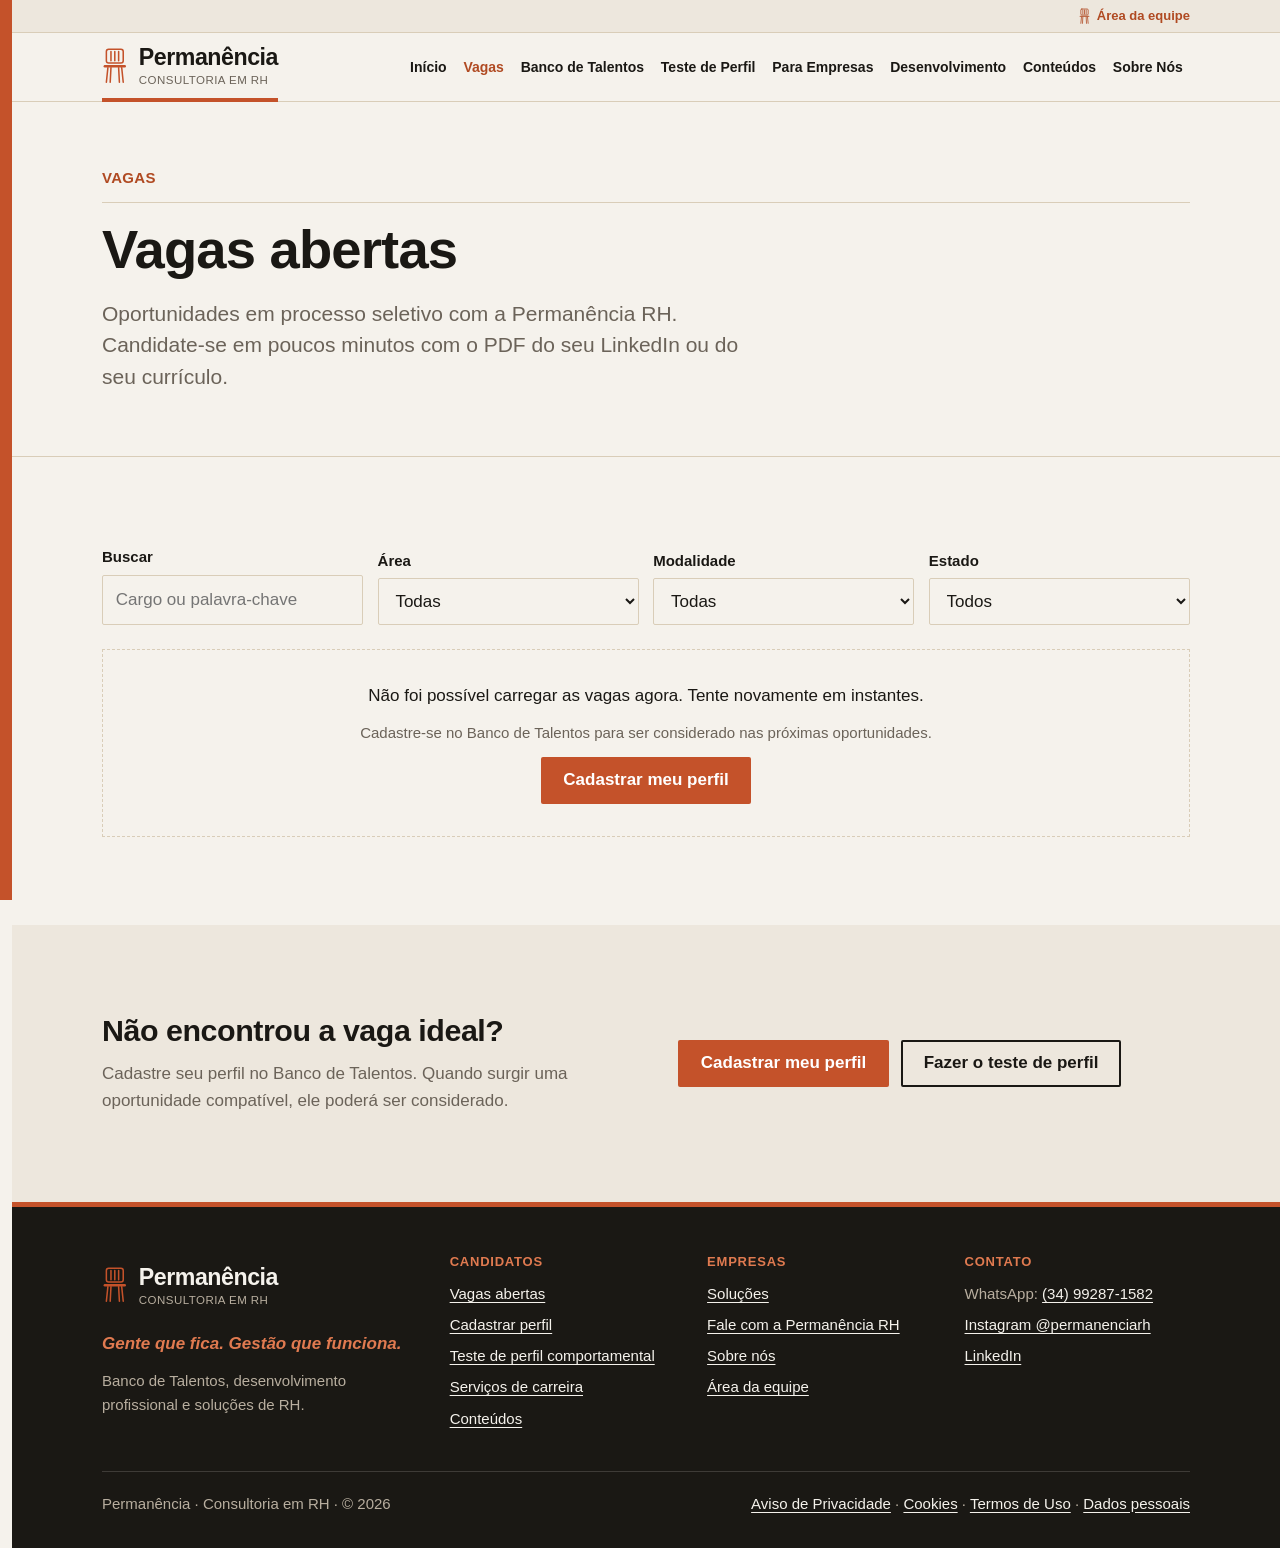
<file: vagas.html>
<!doctype html>
<html lang="pt-BR">
<head>
<meta charset="utf-8">
<meta name="viewport" content="width=device-width, initial-scale=1, viewport-fit=cover">
<meta http-equiv="Content-Security-Policy" content="default-src 'self'; script-src 'self'; style-src 'self' 'unsafe-inline'; img-src 'self' data: https://*.supabase.co; connect-src 'self' https://*.supabase.co wss://*.supabase.co; font-src 'self'; form-action 'self'; base-uri 'self'; object-src 'none'">
<meta name="referrer" content="strict-origin-when-cross-origin">
<title>Vagas abertas | Permanência RH</title>
<meta name="description" content="Vagas abertas em processos seletivos conduzidos pela Permanência RH. Candidate-se com o PDF do seu LinkedIn ou currículo.">
<link rel="canonical" href="https://permanenciarh.com.br/vagas.html">
<meta property="og:type" content="website">
<meta property="og:locale" content="pt_BR">
<meta property="og:site_name" content="Permanência RH">
<meta property="og:title" content="Vagas abertas | Permanência RH">
<meta property="og:description" content="Vagas abertas em processos seletivos conduzidos pela Permanência RH. Candidate-se com o PDF do seu LinkedIn ou currículo.">
<meta property="og:url" content="https://permanenciarh.com.br/vagas.html">
<meta property="og:image" content="https://permanenciarh.com.br/assets/images/og-permanencia-rh.png">
<meta name="twitter:card" content="summary_large_image">
<meta name="theme-color" content="#c4522a">
<link rel="icon" href="data:image/svg+xml,%3Csvg xmlns='http://www.w3.org/2000/svg' viewBox='0 0 32 32'%3E%3Crect width='32' height='32' rx='4' fill='%23c4522a'/%3E%3Ctext x='16' y='22' font-family='Arial' font-weight='700' font-size='16' fill='%23ffffff' text-anchor='middle'%3EP%3C/text%3E%3C/svg%3E">

<link rel="stylesheet" href="css/style.css">
<script src="js/config.js" defer></script>
<script src="js/main.js" defer></script>
<script src="js/vagas.js" defer></script>
</head>
<body data-page-current="vagas">
<a class="skip-link" href="#conteudo">Pular para o conteúdo</a>
<header class="site-header">
  <div class="topbar"><div class="wrap topbar-inner"><a class="topbar-login" href="admin.html" rel="nofollow"><svg viewBox="0 0 32 48" aria-hidden="true" focusable="false"><rect x="5" y="3" width="22" height="18" rx="3"/><path d="M11 6v12M16 6v12M21 6v12"/><path d="M3 25h26" stroke-width="3.2"/><path d="M7 27 5 46M11 27l-1 19M21 27l1 19M25 27l2 19"/></svg>Área da equipe</a></div></div>
  <div class="wrap header-inner">
    <a class="logo" href="index.html" aria-label="Permanência, Consultoria em RH, página inicial"><span class="logo-chair"><svg viewBox="0 0 32 48" aria-hidden="true" focusable="false"><rect x="5" y="3" width="22" height="18" rx="3"/><path d="M11 6v12M16 6v12M21 6v12"/><path d="M3 25h26" stroke-width="3.2"/><path d="M7 27 5 46M11 27l-1 19M21 27l1 19M25 27l2 19"/></svg></span><span class="logo-text" aria-hidden="true"><span class="logo-name">Permanência</span><span class="logo-sub">Consultoria em RH</span></span></a>
    <button class="nav-toggle" type="button" aria-expanded="false" aria-controls="menu-principal"><span class="nav-toggle-bars" aria-hidden="true"></span>Menu</button>
    <nav class="main-nav" id="menu-principal" aria-label="Menu principal">
      <ul>
        <li><a href="index.html" data-nav="index">Início</a></li><li><a href="vagas.html" data-nav="vagas" aria-current="page">Vagas</a></li><li><a href="banco-de-talentos.html" data-nav="banco-de-talentos">Banco de Talentos</a></li><li><a href="perfil-comportamental.html" data-nav="perfil-comportamental">Teste de Perfil</a></li><li><a href="empresas.html" data-nav="empresas">Para Empresas</a></li><li><a href="desenvolvimento-profissional.html" data-nav="desenvolvimento-profissional">Desenvolvimento</a></li><li><a href="conteudos.html" data-nav="conteudos">Conteúdos</a></li><li><a href="sobre.html" data-nav="sobre">Sobre Nós</a></li>
      </ul>
    </nav>
  </div>
</header>
<main id="conteudo" tabindex="-1">
<section class="page-hero" aria-labelledby="vagas-title">
  <div class="wrap">
    <p class="eyebrow">Vagas</p>
    <h1 id="vagas-title">Vagas abertas</h1>
    <p class="lead">Oportunidades em processo seletivo com a Permanência RH. Candidate-se em poucos minutos com o PDF do seu LinkedIn ou do seu currículo.</p>
  </div>
</section>

<section class="section" aria-labelledby="lista-vagas">
  <div class="wrap">
    <h2 id="lista-vagas" class="visually-hidden">Lista de vagas</h2>
    <form class="vagas-filtros" id="vagas-filtros" role="search" aria-label="Filtrar vagas">
      <div class="field"><label for="vf-busca">Buscar</label><input type="text" id="vf-busca" placeholder="Cargo ou palavra-chave" autocomplete="off"></div>
      <div class="field"><label for="vf-area">Área</label><select id="vf-area"><option value="">Todas</option><option>Administrativo</option><option>Atendimento ao cliente</option><option>Comercial e vendas</option><option>Comunicação e marketing</option><option>Contabilidade e finanças</option><option>Educação</option><option>Engenharia</option><option>Jurídico</option><option>Logística e distribuição</option><option>Manutenção</option><option>Produção e indústria</option><option>Recursos Humanos</option><option>Saúde</option><option>Segurança do trabalho</option><option>Serviços gerais</option><option>Tecnologia da informação</option><option>Outra área</option></select></div>
      <div class="field"><label for="vf-modalidade">Modalidade</label><select id="vf-modalidade"><option value="">Todas</option><option value="presencial">Presencial</option><option value="hibrido">Híbrido</option><option value="remoto">Remoto</option></select></div>
      <div class="field"><label for="vf-uf">Estado</label><select id="vf-uf"><option value="">Todos</option><option>AC</option><option>AL</option><option>AP</option><option>AM</option><option>BA</option><option>CE</option><option>DF</option><option>ES</option><option>GO</option><option>MA</option><option>MT</option><option>MS</option><option>MG</option><option>PA</option><option>PB</option><option>PR</option><option>PE</option><option>PI</option><option>RJ</option><option>RN</option><option>RS</option><option>RO</option><option>RR</option><option>SC</option><option>SP</option><option>SE</option><option>TO</option></select></div>
    </form>
    <p class="small muted" id="vagas-contagem" role="status" aria-live="polite"></p>
    <div class="vaga-list" id="vaga-list">
      <p class="muted">Carregando vagas…</p>
    </div>
  </div>
</section>

<section class="section band-soft" aria-labelledby="vagas-cta">
  <div class="wrap split">
    <div class="section-head" style="margin-bottom:0">
      <h2 id="vagas-cta">Não encontrou a vaga ideal?</h2>
      <p class="muted">Cadastre seu perfil no Banco de Talentos. Quando surgir uma oportunidade compatível, ele poderá ser considerado.</p>
    </div>
    <div class="btn-row" style="align-self:center"><a class="btn btn-primary" href="banco-de-talentos.html#cadastro">Cadastrar meu perfil</a><a class="btn btn-secondary" href="perfil-comportamental.html">Fazer o teste de perfil</a></div>
  </div>
</section>

</main>
<footer class="site-footer">
  <div class="wrap">
    <div class="footer-grid">
      <div class="footer-brand">
        <a class="logo" href="index.html" aria-label="Permanência, Consultoria em RH, página inicial"><span class="logo-chair"><svg viewBox="0 0 32 48" aria-hidden="true" focusable="false"><rect x="5" y="3" width="22" height="18" rx="3"/><path d="M11 6v12M16 6v12M21 6v12"/><path d="M3 25h26" stroke-width="3.2"/><path d="M7 27 5 46M11 27l-1 19M21 27l1 19M25 27l2 19"/></svg></span><span class="logo-text" aria-hidden="true"><span class="logo-name">Permanência</span><span class="logo-sub">Consultoria em RH</span></span></a>
        <p class="tagline" style="color:#e07a50;font-size:var(--t-md)">Gente que fica. Gestão que funciona.</p>
        <p>Banco de Talentos, desenvolvimento profissional e soluções de RH.</p>
      </div>
      <div>
        <h2>Candidatos</h2>
        <ul><li><a href="vagas.html">Vagas abertas</a></li><li><a href="banco-de-talentos.html#cadastro">Cadastrar perfil</a></li><li><a href="perfil-comportamental.html">Teste de perfil comportamental</a></li><li><a href="desenvolvimento-profissional.html">Serviços de carreira</a></li><li><a href="conteudos.html">Conteúdos</a></li></ul>
      </div>
      <div>
        <h2>Empresas</h2>
        <ul><li><a href="empresas.html">Soluções</a></li><li><a href="empresas.html#contato-empresa">Fale com a Permanência RH</a></li><li><a href="sobre.html">Sobre nós</a></li><li><a href="admin.html" rel="nofollow">Área da equipe</a></li></ul>
      </div>
      <div>
        <h2>Contato</h2>
        <ul>
          <li>WhatsApp: <a href="https://wa.me/5534992871582" target="_blank" rel="noopener">(34) 99287-1582</a></li>
          <li><a href="https://www.instagram.com/permanenciarh" target="_blank" rel="noopener">Instagram @permanenciarh</a></li>
          <li><a href="https://www.linkedin.com/in/alamomonteiro" target="_blank" rel="noopener">LinkedIn</a></li>
        </ul>
      </div>
    </div>
    <div class="footer-bottom">
      <span>Permanência · Consultoria em RH · © 2026</span>
      <span><a href="privacidade.html#aviso">Aviso de Privacidade</a> · <a href="privacidade.html#cookies">Cookies</a> · <a href="privacidade.html#termos">Termos de Uso</a> · <a href="privacidade.html#canal-dados">Dados pessoais</a></span>
    </div>
  </div>
</footer>
</body>
</html>
</file>
<file: css/style.css>
/* ==========================================================================
   Permanência RH — folha de estilos principal
   Conceito de layout: coluna editorial de 72rem, faixas alternadas
   (branco / cinza-azulado / azul-marinho) e uma única cor de destaque
   (ouro discreto) reservada às chamadas para ação.
   ========================================================================== */

/* Identidade visual Permanência (cadeira vazia): creme, tinta e terracota,
   tipografia sem serifa em negrito, filetes finos e faixa lateral terracota. */
:root {
  --bg: #f5f2ec;
  --surface: #ede7dd;
  --line: #d9cdb8;
  --fg: #1a1814;
  --muted: #6b6359;
  --brand: #1a1814;        /* tinta: logotipo e títulos */
  --brand-bg: #1a1814;     /* faixas escuras */
  --on-brand: #f5f2ec;
  --on-brand-muted: #b8ae9f;
  --support: #b04a22;      /* terracota legível: rótulos e links */
  --accent: #c4522a;       /* terracota da marca: botões, faixa lateral */
  --accent-hover: #a8431f;
  --on-accent: #ffffff;
  --err: #b42318;
  --ok: #2f6b3f;
  --note-bg: #f3e6da;
  --note-line: #e2bfa6;
  --chair: #cdbfa7;
  --focus: #b04a22;

  --font-display: Arial, "Helvetica Neue", Helvetica, "Liberation Sans", sans-serif;
  --font-body: Arial, "Helvetica Neue", Helvetica, "Liberation Sans", sans-serif;

  --t-xs: .8125rem;
  --t-sm: .9375rem;
  --t-md: 1.0625rem;
  --t-lg: 1.3125rem;
  --t-xl: 1.9rem;
  --t-2xl: clamp(2.1rem, 1.4rem + 2.8vw, 3.4rem);

  --radius: 2px;
  --stripe: 12px;
  --wrap: 72rem;
  --gutter: clamp(1rem, 4vw, 2rem);
}

@media (prefers-color-scheme: dark) {
  :root:not([data-theme="light"]) {
    --bg: #191814; --surface: #211f1a; --line: #3d362e; --fg: #f0ebe2; --muted: #a39a8c;
    --brand: #f5f2ec; --brand-bg: #24201b; --on-brand: #f5f2ec; --on-brand-muted: #b8ae9f;
    --support: #e07a50; --accent: #c4522a; --accent-hover: #d4663c; --on-accent: #ffffff;
    --err: #f59e93; --ok: #7fc794; --note-bg: #2b2019; --note-line: #5a3a28; --chair: #3d362e; --focus: #e07a50;
    color-scheme: dark;
  }
}
:root[data-theme="dark"] {
  --bg: #191814; --surface: #211f1a; --line: #3d362e; --fg: #f0ebe2; --muted: #a39a8c;
  --brand: #f5f2ec; --brand-bg: #24201b; --on-brand: #f5f2ec; --on-brand-muted: #b8ae9f;
  --support: #e07a50; --accent: #c4522a; --accent-hover: #d4663c; --on-accent: #ffffff;
  --err: #f59e93; --ok: #7fc794; --note-bg: #2b2019; --note-line: #5a3a28; --chair: #3d362e; --focus: #e07a50;
  color-scheme: dark;
}

/* ---------- Base ---------- */
*, *::before, *::after { box-sizing: border-box; }
[hidden] { display: none !important; }
html { scroll-behavior: smooth; }
@media (prefers-reduced-motion: reduce) { html { scroll-behavior: auto; } * { transition: none !important; animation: none !important; } }
body {
  margin: 0;
  background: var(--bg);
  color: var(--fg);
  font-family: var(--font-body);
  font-size: var(--t-md);
  line-height: 1.6;
  -webkit-font-smoothing: antialiased;
  padding-left: var(--stripe);
}
/* Faixa lateral terracota, assinatura da marca */
body::before { content: ""; position: fixed; left: 0; top: 0; bottom: 0; width: var(--stripe); background: var(--accent); z-index: 60; }
@media (max-width: 640px) { :root { --stripe: 6px; } }
img, svg { max-width: 100%; }
h1, h2, h3, h4 { font-family: var(--font-display); color: var(--brand); line-height: 1.15; text-wrap: balance; margin: 0; letter-spacing: -.015em; }
h1 { font-size: var(--t-2xl); font-weight: 700; }
h2 { font-size: var(--t-xl); font-weight: 700; }
h3 { font-size: var(--t-lg); font-weight: 700; }
p { margin: 0; }
a { color: var(--support); text-underline-offset: .18em; }
a:hover { text-decoration-thickness: 2px; }
:focus-visible { outline: 3px solid var(--focus); outline-offset: 3px; border-radius: 4px; }
ul { margin: 0; padding-left: 1.2rem; }
.visually-hidden { position: absolute !important; width: 1px; height: 1px; overflow: hidden; clip: rect(0 0 0 0); white-space: nowrap; }
.wrap { max-width: var(--wrap); margin-inline: auto; padding-inline: var(--gutter); }
.prose { max-width: 42rem; }
.prose > * + * { margin-top: 1rem; }
.prose h2 { margin-top: 2.5rem; }
.prose h3 { margin-top: 1.75rem; }
.prose li + li { margin-top: .35rem; }

.skip-link { position: absolute; left: 1rem; top: -4rem; background: var(--accent); color: var(--on-accent); padding: .6rem 1rem; border-radius: var(--radius); z-index: 100; font-weight: 700; }
.skip-link:focus { top: calc(env(safe-area-inset-top, 0px) + .75rem); }

.eyebrow { font-family: var(--font-display); font-size: var(--t-sm); font-weight: 700; text-transform: uppercase; letter-spacing: .02em; color: var(--support); }
.section-head .eyebrow, .page-hero .eyebrow { padding-bottom: .75rem; border-bottom: 1px solid var(--line); }
.band-dark .section-head .eyebrow { border-bottom-color: rgba(245,242,236,.16); }
.tagline { font-style: italic; font-weight: 700; color: var(--support); font-size: var(--t-lg); }
.lead { font-size: var(--t-lg); color: var(--muted); line-height: 1.5; max-width: 40rem; }
.muted { color: var(--muted); }
.small { font-size: var(--t-sm); }

/* ---------- Botões ---------- */
.btn {
  display: inline-flex; align-items: center; justify-content: center; gap: .5rem;
  min-height: 2.9rem; padding: .7rem 1.3rem; border-radius: var(--radius);
  font-family: var(--font-display); font-weight: 700; font-size: var(--t-md);
  text-decoration: none; border: 2px solid transparent; cursor: pointer; line-height: 1.2;
  transition: background-color .15s, border-color .15s, color .15s;
}
.btn-primary { background: var(--accent); color: var(--on-accent); }
.btn-primary:hover { background: var(--accent-hover); }
.btn-secondary { background: transparent; color: var(--brand); border-color: var(--brand); }
.btn-secondary:hover { background: var(--surface); }
.band-dark .btn-secondary { color: var(--on-brand); border-color: var(--on-brand-muted); }
.band-dark .btn-secondary:hover { background: rgba(255,255,255,.08); }
.band-accent .btn-secondary { color: #fff; border-color: #fff; }
.band-accent .btn-light { background: #1a1814; color: #f5f2ec; }
.band-accent .btn-light:hover { background: #000; }
.btn-link { background: none; border: 0; padding: 0; min-height: 0; color: var(--support); text-decoration: underline; font-family: var(--font-body); font-weight: 700; cursor: pointer; font-size: var(--t-sm); }
.btn[disabled], .btn[aria-disabled="true"] { opacity: .6; cursor: progress; }
.btn-row { display: flex; flex-wrap: wrap; gap: .75rem; }

/* ---------- Cabeçalho ---------- */
.site-header {
  position: sticky; top: env(safe-area-inset-top, 0px); z-index: 50;
  background: var(--bg); border-bottom: 1px solid var(--line);
}
.header-inner { display: flex; align-items: center; justify-content: space-between; gap: 1rem; min-height: 4.25rem; }
.logo { display: inline-flex; align-items: center; gap: .7rem; text-decoration: none; color: var(--brand); position: relative; padding-block: .55rem .75rem; }
.logo::after { content: ""; position: absolute; left: 0; bottom: -1px; width: 100%; height: 4px; background: var(--accent); }
.logo-chair { width: 1.6rem; height: 2.3rem; flex: none; color: var(--accent); }
.logo-chair svg { width: 100%; height: 100%; fill: none; stroke: currentColor; stroke-width: 2; stroke-linecap: round; }
.logo-text { display: grid; line-height: 1; }
.logo-name { font: 700 1.45rem var(--font-display); letter-spacing: -.02em; }
.logo-sub { font: 400 .72rem var(--font-display); text-transform: uppercase; letter-spacing: .04em; color: var(--muted); margin-top: .2rem; }
.site-footer .logo-sub { color: var(--on-brand-muted); }
.site-footer .logo::after { display: none; }
.nav-toggle { display: none; align-items: center; gap: .45rem; background: none; border: 1.5px solid var(--line); border-radius: var(--radius); color: var(--brand); font: 700 var(--t-sm) var(--font-display); padding: .5rem .8rem; cursor: pointer; }
.nav-toggle-bars { width: 18px; height: 12px; position: relative; display: inline-block; border-top: 2px solid currentColor; border-bottom: 2px solid currentColor; }
.nav-toggle-bars::after { content: ""; position: absolute; left: 0; right: 0; top: 3px; border-top: 2px solid currentColor; }
.main-nav ul { list-style: none; padding: 0; margin: 0; display: flex; gap: .15rem; flex-wrap: wrap; }
.main-nav a { display: block; padding: .5rem .55rem; border-radius: var(--radius); color: var(--fg); text-decoration: none; font-size: var(--t-sm); font-weight: 700; }
.main-nav a:hover { color: var(--support); }
.main-nav a[aria-current="page"] { color: var(--support); }

@media (max-width: 1240px) {
  .nav-toggle { display: inline-flex; }
  .main-nav { display: none; position: absolute; left: 0; right: 0; top: 100%; background: var(--bg); border-bottom: 1px solid var(--line); padding: .5rem var(--gutter) 1rem; }
  .main-nav.is-open { display: block; }
  .main-nav ul { flex-direction: column; }
  .main-nav a { padding: .8rem .5rem; font-size: var(--t-md); }
  .main-nav a[aria-current="page"] { box-shadow: inset 4px 0 0 var(--accent); border-radius: 0; padding-left: 1rem; }
}

/* ---------- Seções ---------- */
.section { padding-block: clamp(3rem, 7vw, 5.5rem); }
.section-tight { padding-block: clamp(2rem, 5vw, 3.5rem); }
.band-soft { background: var(--surface); }
.band-dark { background: var(--brand-bg); color: var(--on-brand); }
.band-dark h2, .band-dark h3 { color: var(--on-brand); }
.band-dark .lead, .band-dark .muted { color: var(--on-brand-muted); }
.band-dark .eyebrow { color: #e07a50; }
.band-accent { background: var(--accent); color: #fff; }
.band-accent h2, .band-accent h3 { color: #fff; }
.band-accent .ink { color: #1a1814; }
.band-accent .muted, .band-accent .lead { color: #fbe9df; }
.section-head { display: grid; gap: .75rem; margin-bottom: 2.25rem; max-width: 46rem; }

/* ---------- Hero ---------- */
.hero { padding-block: clamp(2.5rem, 6vw, 5rem) clamp(2.5rem, 6vw, 4.5rem); border-bottom: 1px solid var(--line); }
.hero-grid { display: grid; grid-template-columns: minmax(0, 1.25fr) minmax(0, .9fr); gap: clamp(2rem, 5vw, 4rem); align-items: center; }
.hero-copy { display: grid; gap: 1.4rem; min-width: 0; }
.hero h1 .h1-line { display: block; }
.hero h1 .h1-line + .h1-line { color: var(--support); }
.hero h1 { font-size: clamp(2.2rem, 1.5rem + 3vw, 3.7rem); }
.hero-facts { display: flex; flex-wrap: wrap; gap: .5rem 1.25rem; list-style: none; padding: 0; font-size: var(--t-sm); color: var(--muted); }
.hero-facts li { display: inline-flex; align-items: center; gap: .45rem; }
.hero-facts li::before { content: ""; width: .45rem; height: .45rem; border-radius: 50%; background: var(--accent); }
.hero-art { min-width: 0; }
.chairs { width: 100%; height: auto; display: block; }
.chairs g { fill: none; stroke: var(--chair); stroke-width: 3; stroke-linecap: round; stroke-linejoin: round; }
.chairs .c-on { stroke: var(--accent); }
.chairs .c-on .fillback { fill: var(--accent); }
.chairs .floor { stroke: var(--line); stroke-width: 2; }
.chairs .lbl { fill: var(--muted); font: 700 14px var(--font-display); letter-spacing: .04em; text-transform: uppercase; }
.chairs .lbl-on { fill: var(--support); font-style: italic; text-transform: none; font-size: 18px; letter-spacing: 0; }
.page-hero { padding-block: clamp(2.5rem, 6vw, 4rem); border-bottom: 1px solid var(--line); }
.page-hero .wrap { display: grid; gap: 1rem; }

@media (max-width: 820px) {
  .hero-grid { grid-template-columns: 1fr; }
  .hero-art { max-width: 26rem; }
}

/* ---------- Grades e itens ---------- */
.grid { display: grid; gap: 1.25rem; }
.grid-2 { grid-template-columns: repeat(auto-fit, minmax(min(100%, 20rem), 1fr)); }
.grid-3 { grid-template-columns: repeat(auto-fit, minmax(min(100%, 17rem), 1fr)); }
.grid > * { min-width: 0; }

.steps { list-style: none; padding: 0; display: grid; gap: 1.25rem; grid-template-columns: repeat(auto-fit, minmax(min(100%, 14rem), 1fr)); counter-reset: step; }
.steps li { counter-increment: step; display: grid; gap: .5rem; padding-top: .9rem; border-top: 5px solid var(--accent); align-content: start; }
.steps li::before { content: counter(step); font: 700 2.6rem/1 var(--font-display); color: var(--support); }
.steps h3 { font-size: var(--t-lg); }

.feature { display: grid; gap: .5rem; align-content: start; }
.feature-icon { width: 2.5rem; height: 2.5rem; color: var(--support); }
.feature-icon svg { width: 100%; height: 100%; fill: none; stroke: currentColor; stroke-width: 1.75; stroke-linecap: round; stroke-linejoin: round; }
.band-dark .feature-icon { color: #e07a50; }

.check-list { list-style: none; padding: 0; display: grid; gap: .7rem; }
.check-list li { position: relative; padding-left: 1.9rem; }
.check-list li::before { content: ""; position: absolute; left: 0; top: .32em; width: 1.15rem; height: 1.15rem; border-radius: 50%; background: var(--support); -webkit-mask: url("data:image/svg+xml,%3Csvg xmlns='http://www.w3.org/2000/svg' viewBox='0 0 20 20'%3E%3Cpath d='M10 0a10 10 0 1 0 0 20 10 10 0 0 0 0-20zm-1.3 14.2L4.5 10l1.4-1.4 2.8 2.8 5.4-5.4 1.4 1.4-6.8 6.8z'/%3E%3C/svg%3E") center/contain no-repeat; mask: url("data:image/svg+xml,%3Csvg xmlns='http://www.w3.org/2000/svg' viewBox='0 0 20 20'%3E%3Cpath d='M10 0a10 10 0 1 0 0 20 10 10 0 0 0 0-20zm-1.3 14.2L4.5 10l1.4-1.4 2.8 2.8 5.4-5.4 1.4 1.4-6.8 6.8z'/%3E%3C/svg%3E") center/contain no-repeat; }
.band-dark .check-list li::before { background: #e07a50; }

.split { display: grid; grid-template-columns: minmax(0, 1fr) minmax(0, 1fr); gap: clamp(2rem, 5vw, 4rem); align-items: start; }
@media (max-width: 820px) { .split { grid-template-columns: 1fr; } }

/* Cartões: usados só onde o item é um objeto independente (serviço, artigo) */
.card { background: var(--bg); border: 1px solid var(--line); border-top: 4px solid var(--accent); border-radius: var(--radius); padding: 1.5rem; display: grid; gap: .75rem; align-content: start; }
.band-soft .card { background: var(--bg); }
.cta-paths .card { border-top-width: 1px; }
.card .btn { justify-self: start; margin-top: .25rem; }
.card dl { margin: 0; display: grid; gap: .6rem; }
.card dt { font: 700 var(--t-xs) var(--font-display); text-transform: uppercase; letter-spacing: .1em; color: var(--muted); }
.card dd { margin: 0; }

.service-list { list-style: none; padding: 0; border-top: 1px solid var(--line); }
.service-list li { display: grid; grid-template-columns: minmax(0, 16rem) minmax(0, 1fr); gap: .5rem 2rem; padding-block: 1.1rem; border-bottom: 1px solid var(--line); }
.service-list strong { font-family: var(--font-display); color: var(--brand); }
@media (max-width: 640px) { .service-list li { grid-template-columns: 1fr; } }
.band-dark .service-list, .band-dark .service-list li { border-color: rgba(245,242,236,.16); }
.service-list { counter-reset: svc; }
.service-list li { counter-increment: svc; }
.band-dark .service-list strong { color: var(--on-brand); }

.tag { display: inline-flex; align-items: center; gap: .35rem; font: 700 var(--t-xs) var(--font-display); text-transform: uppercase; letter-spacing: .08em; color: var(--support); }
.badge-demo { display: inline-block; font: 700 .72rem var(--font-display); letter-spacing: .06em; text-transform: uppercase; padding: .2rem .5rem; border-radius: 4px; background: var(--note-bg); color: var(--fg); border: 1px solid var(--note-line); }
.card-top { display: flex; justify-content: space-between; align-items: center; gap: .5rem; flex-wrap: wrap; }

.note { background: var(--note-bg); border: 1px solid var(--note-line); border-radius: var(--radius); padding: 1rem 1.15rem; font-size: var(--t-sm); display: grid; gap: .35rem; }
.note strong { color: var(--fg); }

.cta-band .wrap { display: grid; gap: 1.5rem; }
.cta-paths { display: grid; gap: 1.25rem; grid-template-columns: repeat(auto-fit, minmax(min(100%, 20rem), 1fr)); }
.cta-path { display: grid; gap: .75rem; padding: 1.5rem; border: 1px solid rgba(255,255,255,.45); border-radius: var(--radius); align-content: start; }
.cta-path .btn { justify-self: start; }

/* ---------- Conteúdos ---------- */
.filters { display: flex; flex-wrap: wrap; gap: .5rem; margin-bottom: 1.75rem; }
.chip { font: 700 var(--t-sm) var(--font-display); padding: .45rem .9rem; border-radius: var(--radius); border: 1.5px solid var(--line); background: var(--bg); color: var(--fg); cursor: pointer; }
.chip:hover { border-color: var(--support); }
.chip[aria-pressed="true"] { background: var(--accent); color: var(--on-accent); border-color: var(--accent); }
.article-body { border-top: 1px solid var(--line); padding-top: 1rem; display: grid; gap: .75rem; font-size: var(--t-sm); }
.article-body ul { display: grid; gap: .35rem; }

/* ---------- Formulários ---------- */
.form-shell { background: var(--bg); border: 1px solid var(--line); border-radius: var(--radius); padding: clamp(1.25rem, 4vw, 2.25rem); display: grid; gap: 1.5rem; }
.progress { list-style: none; padding: 0; display: grid; grid-template-columns: repeat(3, minmax(0, 1fr)); gap: .5rem; }
.progress li { font: 700 var(--t-xs) var(--font-display); text-transform: uppercase; letter-spacing: .08em; color: var(--muted); padding-top: .6rem; border-top: 4px solid var(--line); }
.progress li[aria-current="step"] { color: var(--support); border-top-color: var(--accent); }
.progress li.done { color: var(--fg); border-top-color: var(--fg); }
fieldset { border: 0; padding: 0; margin: 0; display: grid; gap: 1.15rem; min-width: 0; }
legend { font: 700 var(--t-lg) var(--font-display); color: var(--brand); margin-bottom: .25rem; padding: 0; }
.fields { display: grid; gap: 1.15rem; grid-template-columns: repeat(2, minmax(0, 1fr)); }
.fields .full { grid-column: 1 / -1; }
@media (max-width: 640px) { .fields { grid-template-columns: 1fr; } }
.field { display: grid; gap: .35rem; min-width: 0; }
.field label, .field .label { font-weight: 700; font-size: var(--t-sm); }
.req { color: var(--err); }
.opt { font-weight: 400; color: var(--muted); }
.hint { font-size: var(--t-xs); color: var(--muted); }
input[type="text"], input[type="email"], input[type="tel"], input[type="url"], select, textarea {
  width: 100%; font: inherit; font-size: var(--t-md); color: var(--fg); background: var(--bg);
  border: 1.5px solid var(--line); border-radius: var(--radius); padding: .65rem .8rem; min-height: 2.9rem;
}
textarea { min-height: 7rem; resize: vertical; }
input:focus, select:focus, textarea:focus { border-color: var(--support); outline: 3px solid color-mix(in srgb, var(--support) 30%, transparent); outline-offset: 0; }
input[type="file"] { font: inherit; font-size: var(--t-sm); max-width: 100%; }
[aria-invalid="true"] { border-color: var(--err) !important; }
.error-msg { color: var(--err); font-size: var(--t-sm); font-weight: 700; }
.error-msg:empty { display: none; }
.options { display: flex; flex-wrap: wrap; gap: .5rem 1.25rem; }
.option { display: inline-flex; align-items: flex-start; gap: .5rem; font-size: var(--t-sm); cursor: pointer; }
.option input { width: 1.15rem; height: 1.15rem; margin-top: .15rem; accent-color: var(--support); flex: none; }
.fields-3 { grid-template-columns: repeat(3, minmax(0, 1fr)); }
@media (max-width: 860px) { .fields-3 { grid-template-columns: 1fr; } }
.cargo-opcoes, .comp-box { padding: 1rem 1.1rem; border: 1px solid var(--line); border-radius: var(--radius); background: var(--surface); }
.cargo-opcoes > .fields { margin-top: .4rem; }
.comp-grupo { margin: .6rem 0 0; font-size: var(--t-xs); font-weight: 700; letter-spacing: .04em; text-transform: uppercase; color: var(--support); }
.comp-box .options { display: grid; grid-template-columns: repeat(auto-fill, minmax(13.5rem, 1fr)); gap: .55rem 1rem; }
.comp-box .option { min-height: 1.75rem; font-weight: 400; }
.comp-box .option:has(input:checked) { font-weight: 700; }
.consent { display: grid; gap: .9rem; padding: 1.1rem; border: 1px solid var(--line); border-radius: var(--radius); background: var(--surface); }
.privacy-summary { font-size: var(--t-sm); display: grid; gap: .4rem; }
.privacy-summary dl { margin: 0; display: grid; grid-template-columns: minmax(0, 9rem) minmax(0, 1fr); gap: .35rem 1rem; }
.privacy-summary dt { font-weight: 700; }
.privacy-summary dd { margin: 0; }
@media (max-width: 520px) { .privacy-summary dl { grid-template-columns: 1fr; } .privacy-summary dd { margin-bottom: .4rem; } }
.form-actions { display: flex; flex-wrap: wrap; gap: .75rem; justify-content: space-between; align-items: center; }
.error-summary { border: 2px solid var(--err); border-radius: var(--radius); padding: 1rem 1.15rem; display: grid; gap: .4rem; }
.error-summary h3 { color: var(--err); font-size: var(--t-md); }
.error-summary ul { font-size: var(--t-sm); }
.status-panel { border-radius: var(--radius); padding: 1.25rem; display: grid; gap: .6rem; border: 1px solid var(--line); background: var(--surface); }
.status-panel h3 { font-size: var(--t-lg); }
.status-panel.is-ok { border-color: var(--ok); }
.status-panel.is-ok h3 { color: var(--ok); }
.status-panel.is-demo { background: var(--note-bg); border-color: var(--note-line); }
.spinner { width: 1rem; height: 1rem; border: 2px solid currentColor; border-right-color: transparent; border-radius: 50%; display: inline-block; animation: spin .8s linear infinite; }
@keyframes spin { to { transform: rotate(360deg); } }
.msg-preview { white-space: pre-wrap; font-size: var(--t-sm); background: var(--bg); border: 1px dashed var(--line); border-radius: var(--radius); padding: .9rem; margin: 0; overflow-wrap: anywhere; font-family: var(--font-body); }

/* ---------- Documentos legais ---------- */
.pending { background: var(--note-bg); border-bottom: 2px dotted var(--note-line); padding: 0 .2rem; font-weight: 700; }
.toc { list-style: none; padding: 0; display: flex; flex-wrap: wrap; gap: .5rem; }
.toc a { display: inline-block; padding: .4rem .8rem; border: 1.5px solid var(--line); border-radius: var(--radius); text-decoration: none; font: 700 var(--t-sm) var(--font-display); color: var(--brand); }
.toc a:hover { border-color: var(--support); }
.legal-doc { padding-top: 2.5rem; margin-top: 2.5rem; border-top: 1px solid var(--line); scroll-margin-top: 5.5rem; }
.legal-doc:first-of-type { border-top: 0; margin-top: 0; padding-top: 0; }
[id] { scroll-margin-top: 5.5rem; }

/* ---------- Rodapé ---------- */
.site-footer { border-top: 5px solid var(--accent); background: var(--brand-bg); color: var(--on-brand-muted); padding-block: 3rem 2rem; font-size: var(--t-sm); }
.footer-grid { display: grid; gap: 2rem; grid-template-columns: minmax(0, 1.4fr) repeat(3, minmax(0, 1fr)); }
@media (max-width: 820px) { .footer-grid { grid-template-columns: repeat(2, minmax(0, 1fr)); } .footer-brand { grid-column: 1 / -1; } }
@media (max-width: 460px) { .footer-grid { grid-template-columns: 1fr; } }
.site-footer .logo { color: var(--on-brand); }
.site-footer h2 { font-size: var(--t-xs); text-transform: uppercase; letter-spacing: .06em; color: #e07a50; margin-bottom: .75rem; }
.site-footer ul { list-style: none; padding: 0; display: grid; gap: .45rem; }
.site-footer a { color: var(--on-brand); }
.footer-brand { display: grid; gap: .75rem; align-content: start; }
.footer-bottom { margin-top: 2.5rem; padding-top: 1.25rem; border-top: 1px solid rgba(245,242,236,.16); display: flex; flex-wrap: wrap; gap: .5rem 1.5rem; justify-content: space-between; }

/* ---------- Ajustes do cabeçalho na identidade Permanência ---------- */
.header-inner { align-items: stretch; }
.header-inner .nav-toggle, .header-inner .main-nav { align-self: center; }
.logo { align-self: stretch; }
.hero-tagline { margin-top: .25rem; }

.legal-table { border-collapse: collapse; width: 100%; font-size: var(--t-sm); }
.legal-table th { text-align: left; border-bottom: 2px solid var(--line); padding: .5rem; }
.legal-table td { border-bottom: 1px solid var(--line); padding: .5rem; vertical-align: top; }

/* ---------- Perfil Comportamental ---------- */
.profile-grid { display: grid; gap: 1.25rem; grid-template-columns: repeat(auto-fit, minmax(min(100%, 15rem), 1fr)); }
.profile-card { border-top: 5px solid var(--accent); padding-top: 1rem; display: grid; gap: .4rem; align-content: start; }
.profile-card .p-lema { font-style: italic; font-weight: 700; color: var(--support); }
.profile-card h3 { font-size: var(--t-xl); }
.profile-card .p-papel { font: 700 var(--t-xs) var(--font-display); text-transform: uppercase; letter-spacing: .04em; color: var(--muted); }
.quiz { max-width: 52rem; }
.quiz-card { background: var(--bg); border: 1px solid var(--line); border-top: 4px solid var(--accent); padding: clamp(1.25rem, 4vw, 2rem); display: grid; gap: 1.25rem; }
.quiz-count { font: 700 var(--t-sm) var(--font-display); text-transform: uppercase; letter-spacing: .02em; color: var(--support); display: block; }
.quiz-stem { display: block; font: 700 var(--t-xl) var(--font-display); color: var(--brand); line-height: 1.2; margin-top: .4rem; text-wrap: balance; }
.quiz-q legend { margin-bottom: 1rem; }
.quiz-bar { height: 6px; background: var(--line); }
.quiz-bar span { display: block; height: 100%; background: var(--accent); transition: width .2s; }
.choices { display: grid; gap: .6rem; }
.choice { display: flex; align-items: center; gap: .85rem; padding: .95rem 1rem; border: 1.5px solid var(--line); background: var(--bg); cursor: pointer; font-size: var(--t-md); line-height: 1.35; }
.choice:hover { border-color: var(--support); }
.choice input { width: 1.2rem; height: 1.2rem; accent-color: var(--accent); flex: none; margin: 0; }
.choice:has(input:checked) { border-color: var(--accent); background: var(--note-bg); font-weight: 700; }
.choice:has(input:focus-visible) { outline: 3px solid var(--focus); outline-offset: 2px; }
.btn:disabled { opacity: .45; cursor: not-allowed; }
.result-head { display: grid; gap: .5rem; margin-bottom: 2rem; padding-bottom: 1rem; border-bottom: 1px solid var(--line); }
.result-head h2 { font-size: var(--t-2xl); }
.result-grid { display: grid; grid-template-columns: minmax(0, 20rem) minmax(0, 1fr); gap: clamp(1.5rem, 5vw, 3.5rem); align-items: start; }
@media (max-width: 760px) { .result-grid { grid-template-columns: 1fr; } .result-chart { max-width: 22rem; } }
.result-main { display: grid; gap: 1.25rem; }
.quad { width: 100%; height: auto; display: block; }
.quad-ring { fill: none; stroke: var(--line); stroke-width: 1; }
.quad-axis { stroke: var(--fg); stroke-width: 1.5; }
.quad-slice { fill: var(--chair); stroke: var(--bg); stroke-width: 2; }
.quad-slice.is-top { fill: var(--accent); }
.quad-label { font: 700 13px var(--font-display); fill: var(--muted); }
.quad-label.is-top { fill: var(--support); }
.res-bars { list-style: none; padding: 0; display: grid; gap: .55rem; }
.res-bars li { display: grid; grid-template-columns: minmax(0, 12rem) minmax(0, 1fr) 3rem; gap: .75rem; align-items: center; font-size: var(--t-sm); }
.res-bars li.is-top { font-weight: 700; }
.res-bar-track { height: 12px; background: var(--surface); border: 1px solid var(--line); }
.res-bar-track span { display: block; height: 100%; background: var(--chair); }
.res-bars li.is-top .res-bar-track span { background: var(--accent); }
.res-bar-val { text-align: right; font-variant-numeric: tabular-nums; }
@media (max-width: 520px) { .res-bars li { grid-template-columns: minmax(0, 1fr) 3rem; } .res-bar-track { grid-column: 1 / -1; order: 3; } }
.axes { display: grid; gap: 1rem; }
.axis-labels { display: flex; justify-content: space-between; gap: 1rem; font-size: var(--t-xs); font-weight: 700; color: var(--muted); text-transform: uppercase; letter-spacing: .03em; }
.axis-track { position: relative; height: 4px; background: var(--line); margin-top: .5rem; }
.axis-track::after { content: ""; position: absolute; left: 50%; top: -5px; width: 1px; height: 14px; background: var(--muted); }
.axis-dot { position: absolute; top: 50%; width: 16px; height: 16px; border-radius: 50%; background: var(--accent); transform: translate(-50%, -50%); }
.res-cols { display: grid; gap: 1.5rem; grid-template-columns: repeat(auto-fit, minmax(min(100%, 15rem), 1fr)); margin-top: 2.5rem; padding-top: 2rem; border-top: 1px solid var(--line); }
.res-block h4, .res-tips h4, .res-other h4 { font: 700 var(--t-md) var(--font-display); color: var(--support); text-transform: uppercase; letter-spacing: .02em; margin-bottom: .75rem; }
.res-tips { display: grid; gap: 1.5rem; grid-template-columns: repeat(auto-fit, minmax(min(100%, 20rem), 1fr)); margin-top: 2rem; padding: 1.5rem; background: var(--surface); border-left: 5px solid var(--accent); }
.res-others { margin-top: 2rem; }
.res-others[open] summary { margin-bottom: 1rem; }
.res-other { padding: 1rem 0; border-top: 1px solid var(--line); }
.res-cta { margin-top: 2rem; }
.perfil-consent { padding: .75rem; border: 1px dashed var(--accent); }
@media (max-width: 1300px) and (min-width: 1101px) { .main-nav a { padding-inline: .45rem; font-size: .875rem; } }

/* ---------- Cadastro com importação ---------- */
.progress-4 { grid-template-columns: repeat(4, minmax(0, 1fr)); }
.progress-5 { grid-template-columns: repeat(5, minmax(0, 1fr)); }
@media (max-width: 560px) { .progress-5 li { font-size: .62rem; letter-spacing: 0; } .progress-4 li { font-size: .68rem; letter-spacing: .02em; } }
.vaga-banner { border-left: 5px solid var(--accent); background: var(--note-bg); padding: 1rem 1.15rem; display: grid; gap: .25rem; }
.import-box { display: grid; gap: .75rem; }
.import-drop { display: grid; justify-items: center; text-align: center; gap: .4rem; padding: 2rem 1.25rem; border: 2px dashed var(--accent); background: var(--surface); cursor: pointer; }
.import-drop:hover { background: var(--note-bg); }
#import-arquivo:focus-visible + .import-drop, .import-drop:focus-within { outline: 3px solid var(--focus); outline-offset: 2px; }
.import-icon { width: 2.6rem; height: 2.6rem; color: var(--support); }
.import-icon svg { width: 100%; height: 100%; fill: none; stroke: currentColor; stroke-width: 1.6; stroke-linecap: round; stroke-linejoin: round; }
.import-help { border-top: 1px solid var(--line); padding-top: .75rem; font-size: var(--t-sm); }
.import-help summary { cursor: pointer; font-weight: 700; color: var(--support); }
.import-help ol { margin: .75rem 0; padding-left: 1.2rem; display: grid; gap: .35rem; }
.auto-tag { display: inline-block; margin-left: .5rem; padding: .05rem .4rem; font: 700 .68rem var(--font-display); text-transform: uppercase; letter-spacing: .04em; color: var(--support); border: 1px solid var(--note-line); background: var(--note-bg); vertical-align: middle; }
.auto-filled { border-color: var(--note-line) !important; background: var(--note-bg) !important; }
.ok-msg { color: var(--ok); font-weight: 700; }
.di-box { margin-top: 1.5rem; border: 1px solid var(--line); background: var(--surface); }
.di-box > summary { cursor: pointer; padding: 1rem 1.15rem; list-style: none; }
.di-box > summary::-webkit-details-marker { display: none; }
.di-box > summary::before { content: "+"; display: inline-block; width: 1.2rem; font-weight: 700; color: var(--support); }
.di-box[open] > summary::before { content: "–"; }
.di-title { font-weight: 700; color: var(--brand); }
.di-body { padding: 0 1.15rem 1.15rem; display: grid; gap: 1rem; }

/* ---------- Vagas ---------- */
.vagas-filtros { display: grid; gap: .9rem; grid-template-columns: repeat(auto-fit, minmax(min(100%, 12rem), 1fr)); margin-bottom: 1.5rem; align-items: end; }
.vaga-list { display: grid; gap: 1rem; }
.vaga-card { background: var(--bg); border: 1px solid var(--line); border-left: 5px solid var(--accent); padding: 1.25rem 1.4rem; display: grid; gap: .6rem; }
.vaga-card h3 { font-size: var(--t-lg); }
.vaga-meta { display: flex; flex-wrap: wrap; gap: .4rem .9rem; font-size: var(--t-sm); color: var(--muted); }
.vaga-meta span + span::before { content: "·"; margin-right: .9rem; }
.badge-afirmativa { display: inline-block; padding: .15rem .55rem; font: 700 .72rem var(--font-display); text-transform: uppercase; letter-spacing: .04em; background: var(--accent); color: var(--on-accent); }
.vaga-detalhe { border-top: 1px solid var(--line); padding-top: .9rem; display: grid; gap: .75rem; font-size: var(--t-sm); }
.vaga-detalhe h4 { font: 700 var(--t-sm) var(--font-display); text-transform: uppercase; color: var(--support); }
.vaga-detalhe p { white-space: pre-line; }
.vaga-vazia { padding: 2rem; border: 1px dashed var(--line); text-align: center; display: grid; gap: .75rem; justify-items: center; }

/* ---------- Pacotes para empresas ---------- */
.pacote { gap: 1rem; }
.pacote h3 { font-size: var(--t-lg); margin-top: .15rem; }
.pacote .eyebrow { margin: 0; }
.pacote-label { font: 700 var(--t-xs) var(--font-display); text-transform: uppercase; letter-spacing: .1em; color: var(--muted); margin: 0 0 .5rem; }
.check-list.compact { gap: .45rem; font-size: var(--t-sm); margin: 0; }
.check-list.compact li::before { width: 1rem; height: 1rem; top: .2em; }
.pacote-entrega { background: var(--surface); border-left: 3px solid var(--accent); padding: .75rem .9rem; font-size: var(--t-sm); margin: 0; }

/* ---------- Quem conduz (Álamo) ---------- */
.alamo { display: grid; grid-template-columns: minmax(0, 20rem) minmax(0, 1fr); gap: clamp(1.5rem, 5vw, 4rem); align-items: start; }
@media (max-width: 860px) { .alamo { grid-template-columns: 1fr; } }
.alamo-id { display: grid; gap: .6rem; align-content: start; }
.alamo-foto { width: 100%; max-width: 16rem; aspect-ratio: 1; object-fit: cover; border-radius: var(--radius); border-bottom: 6px solid var(--accent); }
.alamo-mono { display: grid; place-items: center; background: var(--fg); color: var(--bg); font: 700 clamp(3rem, 8vw, 4.5rem) var(--font-display); letter-spacing: -.04em; }
.alamo-nome { font-size: var(--t-xl); margin: 0; }
.alamo-cred { font-weight: 700; color: var(--muted); margin: 0; }
.alamo .tagline { margin: .25rem 0; }
.alamo-texto { display: grid; gap: 1rem; }
.alamo-texto h3 { font-size: var(--t-md); text-transform: uppercase; letter-spacing: .04em; color: var(--support); margin-top: .75rem; }
.alamo-texto .lead { margin: 0; }
.passos-alamo { margin: 0; padding-left: 1.25rem; display: grid; gap: .45rem; }
.pacotes-grid { display: grid; grid-template-columns: repeat(2, minmax(0, 1fr)); gap: 1.25rem; }
@media (max-width: 760px) { .pacotes-grid { grid-template-columns: 1fr; } }
@media (max-width: 860px) { .alamo-foto { max-width: 11rem; } }

/* Acesso da equipe: faixa fina no topo do cabeçalho */
.topbar { border-bottom: 1px solid var(--line); background: var(--surface); }
.topbar-inner { display: flex; justify-content: flex-end; }
.topbar-login { display: inline-flex; align-items: center; gap: .4rem; padding: .35rem 0; font-size: .8125rem; font-weight: 700; color: var(--support); text-decoration: none; }
.topbar-login:hover { text-decoration: underline; }
.topbar-login svg { width: 11px; height: 16px; fill: none; stroke: currentColor; stroke-width: 2.4; stroke-linecap: round; }

/* Teste dentro do cadastro */
.quiz-resultado { margin-top: 1.5rem; padding-top: 1.5rem; border-top: 1px solid var(--line); }
.quiz-resultado .result-head h2 { font-size: var(--t-xl); }

/* ---------- Avaliação comportamental por convite (avaliacao.html) ---------- */
.page-hero-compact { padding-block: clamp(1.75rem, 4vw, 2.75rem); }
.aval-partes { display: grid; gap: .5rem; padding-left: 1.25rem; margin: 0; }
.aval-intro { display: grid; gap: .35rem; padding-bottom: .75rem; border-bottom: 1px solid var(--line); }
.aval-intro .eyebrow { margin: 0; }
.aval-form { display: grid; gap: 1rem; }
.quiz-card [tabindex="-1"]:focus { outline: none; }
.quiz-card > form { display: grid; gap: 1.25rem; }
</file>
<file: css/admin.css>
/* Permanência RH — painel administrativo (usa os tokens de style.css) */
.admin-main { padding-block: 2rem 4rem; display: grid; gap: 1.5rem; }
.admin-user { align-self: center; display: flex; align-items: center; gap: .75rem; font-size: var(--t-sm); color: var(--muted); }
.btn-sm { min-height: 2.25rem; padding: .4rem .8rem; font-size: var(--t-sm); }
.btn-danger { background: var(--err); color: #fff; }
.btn-danger:hover { filter: brightness(.92); }
.admin-card { background: var(--bg); border: 1px solid var(--line); border-top: 4px solid var(--accent); padding: clamp(1.25rem, 4vw, 2rem); display: grid; gap: 1rem; }
.login-card { max-width: 28rem; margin: 2rem auto; }
.login-card form { display: grid; gap: 1rem; }
.admin-toast { padding: .8rem 1rem; border: 1px solid var(--line); background: var(--surface); font-size: var(--t-sm); font-weight: 700; }
.admin-toast.ok { border-color: var(--ok); color: var(--ok); }
.admin-toast.err { border-color: var(--err); color: var(--err); }
.admin-tabs { display: flex; flex-wrap: wrap; gap: .25rem; border-bottom: 1px solid var(--line); margin-bottom: 1.5rem; }
.tab { background: none; border: 0; padding: .7rem 1rem; font: 700 var(--t-sm) var(--font-display); color: var(--muted); cursor: pointer; border-bottom: 4px solid transparent; margin-bottom: -1px; }
.tab[aria-current="page"] { color: var(--support); border-bottom-color: var(--accent); }
.admin-head { display: flex; flex-wrap: wrap; align-items: baseline; justify-content: space-between; gap: .5rem; margin-bottom: 1rem; }
.admin-head h1 { font-size: var(--t-xl); }
.admin-filters { display: grid; grid-template-columns: repeat(auto-fill, minmax(min(100%, 11rem), 1fr)); gap: .9rem; padding: 1.25rem; background: var(--surface); border: 1px solid var(--line); margin-bottom: 1.25rem; align-items: end; }
.admin-filters .f-wide { grid-column: span 2; }
@media (max-width: 520px) { .admin-filters .f-wide { grid-column: auto; } }
.admin-filters .f-actions { grid-column: 1 / -1; }
.table-wrap { overflow-x: auto; border: 1px solid var(--line); background: var(--bg); }
.admin-table { width: 100%; border-collapse: collapse; font-size: var(--t-sm); }
.admin-table th { text-align: left; font: 700 var(--t-xs) var(--font-display); text-transform: uppercase; letter-spacing: .04em; color: var(--muted); padding: .7rem .8rem; border-bottom: 2px solid var(--line); white-space: nowrap; }
.admin-table td { padding: .65rem .8rem; border-bottom: 1px solid var(--line); vertical-align: top; }
.admin-table tbody tr:hover { background: var(--surface); }
.admin-table .btn-link { font-size: var(--t-sm); text-align: left; }
.admin-table select { min-height: 2.2rem; padding: .3rem .5rem; font-size: var(--t-sm); }
.mono { font-family: ui-monospace, "Consolas", monospace; font-variant-numeric: tabular-nums; white-space: nowrap; }
.pager { display: flex; align-items: center; justify-content: space-between; gap: 1rem; margin-top: 1rem; }
.pill { display: inline-block; padding: .15rem .5rem; font: 700 .75rem var(--font-display); border: 1px solid var(--line); background: var(--surface); white-space: nowrap; }
.pill-cadastro_recebido { border-color: var(--accent); color: var(--support); }
.pill-encaminhado_processo_seletivo, .pill-contato_realizado, .pill-considerado_para_oportunidade, .pill-ok { border-color: var(--ok); color: var(--ok); }
.pill-arquivado, .pill-excluido { color: var(--muted); }
.pill-no { border-color: var(--err); color: var(--err); }
/* Gaveta de detalhe */
.drawer-backdrop { position: fixed; inset: 0; background: rgba(26,24,20,.45); z-index: 80; }
.drawer { position: fixed; top: 0; right: 0; bottom: 0; width: min(100%, 44rem); background: var(--bg); z-index: 90; overflow-y: auto; border-left: 6px solid var(--accent); padding: calc(env(safe-area-inset-top, 0px) + 1.25rem) clamp(1rem, 4vw, 2rem) calc(env(safe-area-inset-bottom, 0px) + 2rem); display: grid; gap: 1rem; align-content: start; }
.drawer-head { display: flex; justify-content: space-between; gap: 1rem; align-items: start; padding-bottom: 1rem; border-bottom: 1px solid var(--line); }
.drawer-head h2 { font-size: var(--t-xl); }
.drawer-body { display: grid; gap: 1.5rem; }
.d-sec { display: grid; gap: .75rem; }
.d-sec h3 { font-size: var(--t-md); color: var(--support); text-transform: uppercase; letter-spacing: .02em; padding-bottom: .5rem; border-bottom: 1px solid var(--line); }
.kv { display: grid; grid-template-columns: minmax(0, 11rem) minmax(0, 1fr); gap: .4rem 1rem; margin: 0; font-size: var(--t-sm); }
.kv dt { font-weight: 700; color: var(--muted); }
.kv dd { margin: 0; overflow-wrap: anywhere; }
@media (max-width: 520px) { .kv { grid-template-columns: 1fr; } .kv dd { margin-bottom: .4rem; } }
.resumo { white-space: pre-wrap; font-size: var(--t-sm); background: var(--surface); padding: .9rem; border-left: 3px solid var(--line); }
.inline { display: flex; flex-wrap: wrap; gap: .5rem; align-items: center; }
.inline select { width: auto; flex: 1 1 14rem; }
.plain { list-style: none; padding: 0; display: grid; gap: .5rem; font-size: var(--t-sm); }
.timeline { list-style: none; padding: 0; display: grid; gap: .75rem; }
.timeline li { padding-left: .9rem; border-left: 3px solid var(--line); font-size: var(--t-sm); }
.admin-form { display: grid; gap: .9rem; margin-top: .9rem; }
details > summary { list-style: none; cursor: pointer; display: inline-flex; }
details > summary::-webkit-details-marker { display: none; }
.danger-zone { border: 1px solid var(--err); padding: 1rem; display: grid; gap: .6rem; margin-top: .5rem; }
.danger-zone h4 { color: var(--err); font-family: var(--font-display); }
.danger-zone input { max-width: 16rem; }
input[type="password"] { width: 100%; font: inherit; font-size: var(--t-md); color: var(--fg); background: var(--bg); border: 1.5px solid var(--line); border-radius: var(--radius); padding: .65rem .8rem; min-height: 2.9rem; }
.admin-main > *, #view-app > section { min-width: 0; }
.admin .header-inner { flex-wrap: wrap; row-gap: .25rem; }
.d-sec > .btn, .d-sec > details, .danger-zone .btn { justify-self: start; }
.admin-tabs { overflow-x: auto; flex-wrap: nowrap; }
.tab { white-space: nowrap; }
@media (max-width: 560px) { #admin-user-name { display: none; } }

/* ---------- Visão geral (dashboard) ---------- */
.kpis { display: grid; grid-template-columns: repeat(auto-fill, minmax(min(100%, 9.5rem), 1fr)); gap: .75rem; margin-bottom: 1.25rem; }
.kpi { display: grid; gap: .25rem; align-content: start; text-align: left; background: var(--bg); border: 1px solid var(--line); border-left: 4px solid var(--accent); padding: 1rem 1.1rem; font: inherit; color: var(--fg); }
button.kpi { cursor: pointer; }
button.kpi:hover { background: var(--surface); }
.kpi-label { font: 700 var(--t-xs) var(--font-display); text-transform: uppercase; letter-spacing: .04em; color: var(--muted); }
.kpi-valor { font: 700 clamp(1.5rem, 3vw, 2rem) var(--font-display); line-height: 1.1; color: var(--fg); font-variant-numeric: tabular-nums; }
.kpi-sub { font-size: var(--t-xs); color: var(--muted); }
.kpi-alerta { border-left-color: var(--err); }
.kpi-alerta .kpi-valor { color: var(--err); }
.dash-grid { display: grid; grid-template-columns: repeat(auto-fill, minmax(min(100%, 20rem), 1fr)); gap: .75rem; }
.dash-card { background: var(--bg); border: 1px solid var(--line); padding: 1.1rem 1.2rem 1.3rem; display: grid; gap: .9rem; align-content: start; min-width: 0; }
.dash-card h2 { font-size: var(--t-sm); text-transform: uppercase; letter-spacing: .04em; color: var(--support); }
@media (min-width: 900px) { .dash-card.span-2 { grid-column: span 2; } }
.hbars { list-style: none; padding: 0; margin: 0; display: grid; gap: .55rem; }
.hbars li { display: grid; grid-template-columns: minmax(0, 9rem) minmax(0, 1fr) auto; gap: .6rem; align-items: center; font-size: var(--t-xs); }
.hb-label { overflow: hidden; text-overflow: ellipsis; white-space: nowrap; font-weight: 700; }
.hb-track { height: .7rem; background: var(--surface); position: relative; }
.hb-fill { position: absolute; inset: 0 auto 0 0; background: var(--accent); min-width: 2px; }
.hb-val { font-variant-numeric: tabular-nums; color: var(--muted); white-space: nowrap; }
.cols { display: grid; grid-template-columns: repeat(6, 1fr); gap: .6rem; align-items: end; height: 11rem; }
.col { display: grid; grid-template-rows: auto 1fr auto; height: 100%; text-align: center; gap: .3rem; }
.col-bar { align-self: end; background: var(--accent); width: 100%; max-width: 3rem; justify-self: center; }
.col-val { font: 700 var(--t-sm) var(--font-display); font-variant-numeric: tabular-nums; }
.col-lab { font-size: var(--t-xs); color: var(--muted); text-transform: capitalize; }
.agenda { list-style: none; padding: 0; margin: 0; display: grid; gap: .6rem; }
.agenda li { display: grid; grid-template-columns: 5.5rem minmax(0, 1fr); gap: 0 .6rem; font-size: var(--t-sm); }
.agenda li > .muted { grid-column: 2; }
.ag-data { font-weight: 700; grid-row: span 2; }
.atrasado { color: var(--err); font-weight: 700; }
.tab-badge { display: inline-block; min-width: 1.3rem; padding: 0 .35rem; margin-left: .3rem; background: var(--err); color: #fff; border-radius: 1rem; font-size: .72rem; line-height: 1.3rem; text-align: center; }

/* ---------- Acompanhamento ---------- */
.acomp-intro { max-width: 60rem; margin: -.5rem 0 1rem; }
.acomp-filtros { grid-template-columns: minmax(0, 14rem) minmax(0, 1fr); }
@media (max-width: 640px) { .acomp-filtros { grid-template-columns: 1fr; } }
.acomp-msg { border-top-width: 1px; padding: .75rem; gap: .6rem; }
.btn-row.tight { gap: .35rem; flex-wrap: wrap; }
.btn-whats { background: #1f7a4d; color: #fff; border-color: #1f7a4d; }
.btn-whats:hover { filter: brightness(.92); }
.btn-danger-ghost { background: none; border: 1.5px solid var(--err); color: var(--err); }
tr.feito { opacity: .6; }

/* ---------- Vagas e candidaturas ---------- */
.pill-vaga-aberta, .pill-emp-cliente, .pill-etapa-contratado { border-color: var(--ok); color: var(--ok); }
.pill-vaga-rascunho, .pill-vaga-pausada, .pill-emp-proposta, .pill-emp-negociacao, .pill-etapa-entrevista, .pill-etapa-finalista { border-color: var(--accent); color: var(--support); }
.pill-vaga-encerrada, .pill-emp-perdida, .pill-emp-inativo, .pill-etapa-nao_selecionado { color: var(--muted); }
.pill-plano { border-color: var(--accent); background: var(--accent); color: #fff; }
.cand-list { list-style: none; padding: 0; margin: 0; display: grid; gap: .5rem; }
.cand-list li { display: flex; flex-wrap: wrap; justify-content: space-between; align-items: center; gap: .5rem; padding: .6rem .75rem; border: 1px solid var(--line); font-size: var(--t-sm); }
.cand-list select { width: auto; min-height: 2.2rem; padding: .3rem .5rem; font-size: var(--t-sm); }
.add-cand input { width: auto; flex: 1 1 12rem; }
.add-cand label { flex-basis: 100%; }
.d-ficha { background: var(--surface); padding: 1rem; border-left: 4px solid var(--accent); }
.d-ficha details > summary { font-weight: 700; color: var(--support); }
.checks-grid { border: 0; padding: 0; margin: 0; display: grid; grid-template-columns: repeat(auto-fill, minmax(min(100%, 14rem), 1fr)); gap: .4rem .9rem; }
.check-inline { display: flex; gap: .45rem; align-items: center; font-size: var(--t-sm); font-weight: 400; }
.check-inline input { width: 1.1rem; height: 1.1rem; min-height: 0; accent-color: var(--accent); }
.label-like { font-weight: 700; font-size: var(--t-sm); margin: 0; }

/* ---------- Empresas: funil ---------- */
.seg { display: inline-flex; border: 1.5px solid var(--line); }
.seg-btn { background: var(--bg); border: 0; padding: .4rem .8rem; font: 700 var(--t-sm) var(--font-display); color: var(--muted); cursor: pointer; }
.seg-btn[aria-pressed="true"] { background: var(--fg); color: var(--bg); }
.funil { display: grid; grid-auto-flow: column; grid-auto-columns: minmax(15rem, 1fr); gap: .75rem; overflow-x: auto; padding-bottom: .5rem; }
.funil-col { background: var(--surface); border: 1px solid var(--line); border-top: 4px solid var(--accent); padding: .75rem; display: grid; gap: .5rem; align-content: start; min-height: 12rem; }
.funil-cliente { border-top-color: var(--ok); }
.funil-inativo, .funil-perdida { border-top-color: var(--line); }
.funil-col header { display: grid; gap: .1rem; }
.funil-col h2 { font-size: var(--t-sm); text-transform: uppercase; letter-spacing: .04em; }
.emp-card { display: grid; gap: .35rem; text-align: left; background: var(--bg); border: 1px solid var(--line); padding: .7rem .8rem; font: inherit; font-size: var(--t-sm); color: var(--fg); cursor: pointer; }
.emp-card:hover { border-color: var(--accent); }
.emp-card-foot { display: flex; justify-content: space-between; gap: .5rem; font-size: var(--t-xs); color: var(--muted); }
.chips { display: flex; flex-wrap: wrap; gap: .25rem; }
.chip-mini { font-size: .7rem; padding: .05rem .4rem; border: 1px solid var(--line); background: var(--surface); }
.vazio { grid-column: 1 / -1; padding: 2rem; text-align: center; border: 1px dashed var(--line); background: var(--bg); }
.dash-card .clicavel { cursor: pointer; }
@media (max-width: 560px) { .kpi { padding: .8rem; } .kpi-sub { display: none; } .hbars li { grid-template-columns: minmax(0, 7rem) minmax(0, 1fr) auto; } }

/* ---------- Avaliação por link ---------- */
.aval-list { list-style: none; padding: 0; display: grid; gap: .75rem; }
.aval-list > li { display: grid; gap: .45rem; padding: .8rem .9rem; border: 1px solid var(--line); border-left: 4px solid var(--chair); font-size: var(--t-sm); }
.aval-acoes { align-items: center; }
.aval-res { width: 100%; }
.aval-res-body { display: grid; gap: .6rem; margin-top: .75rem; }
.aval-res-body h4, .laudo h4 { font: 700 var(--t-xs) var(--font-display); text-transform: uppercase; letter-spacing: .04em; color: var(--support); margin: .4rem 0 0; }
.d-sec fieldset.field { border: 0; padding: 0; margin: 0; display: grid; gap: .45rem; }

/* ---------- Laudo: formulário ---------- */
.laudo-box { display: grid; gap: .9rem; }
.inst-rows { display: grid; gap: .6rem; }
.inst-row { display: grid; grid-template-columns: minmax(0, 2fr) minmax(0, 1fr) minmax(0, 1.2fr); gap: .4rem; padding: .6rem; background: var(--surface); border: 1px solid var(--line); }
.inst-row .inst-res, .inst-row textarea { grid-column: 1 / -1; }
.inst-row .btn-link { justify-self: start; }
@media (max-width: 520px) { .inst-row { grid-template-columns: 1fr; } }

/* ---------- Laudo: visualização e impressão ---------- */
.laudo-view { position: fixed; inset: 0; z-index: 120; background: var(--surface); overflow-y: auto; padding: 1rem clamp(.5rem, 3vw, 2rem) 3rem; }
.lv-toolbar { position: sticky; top: 0; z-index: 1; display: flex; flex-wrap: wrap; gap: .5rem; align-items: center; justify-content: flex-end; max-width: 52rem; margin: 0 auto 1rem; padding: .6rem .75rem; background: var(--bg); border: 1px solid var(--line); }
.lv-toolbar .small { margin-right: auto; color: var(--muted); }
.laudo { max-width: 52rem; margin: 0 auto; background: #fff; color: var(--fg); border-left: 12px solid var(--accent); padding: clamp(1.25rem, 4vw, 2.75rem); display: grid; gap: .8rem; font-size: var(--t-sm); line-height: 1.5; }
/* O laudo é um documento para imprimir: sempre claro, mesmo com o painel no modo escuro */
.laudo { --bg: #ffffff; --surface: #f5f2ec; --line: #d9cdb8; --fg: #1a1814; --muted: #5f574d; --brand: #1a1814;
  --support: #b04a22; --accent: #c4522a; --chair: #cdbfa7; --note-bg: #f3e6da; color-scheme: light; color: var(--fg); }
.laudo h1, .laudo h2, .laudo h3, .laudo .kv dd, .laudo li, .laudo td { color: var(--fg); }
.laudo .kv dt, .laudo .axis-labels { color: var(--muted); }
.lv-head { display: flex; flex-wrap: wrap; justify-content: space-between; gap: .5rem 1rem; align-items: flex-end; padding-bottom: 1rem; border-bottom: 2px solid var(--fg); }
.lv-marca { font: 700 var(--t-xs) var(--font-display); text-transform: uppercase; letter-spacing: .06em; color: var(--support); margin: 0 0 .3rem; }
.laudo h1 { font-size: var(--t-lg); margin: 0; }
.lv-conf { font: 700 var(--t-xs) var(--font-display); text-transform: uppercase; letter-spacing: .04em; color: var(--muted); margin: 0; }
.laudo h2 { font-size: var(--t-md); margin: 1rem 0 0; padding-bottom: .35rem; border-bottom: 1px solid var(--line); break-after: avoid; }
.laudo h3 { font-size: var(--t-sm); text-transform: uppercase; letter-spacing: .03em; margin: .6rem 0 0; break-after: avoid; }
.laudo ul { margin: 0; padding-left: 1.2rem; display: grid; gap: .2rem; }
.lv-texto { white-space: pre-wrap; margin: 0; }
.lv-cols { display: grid; grid-template-columns: repeat(auto-fit, minmax(min(100%, 15rem), 1fr)); gap: .5rem 1.5rem; }
.lv-bars li { grid-template-columns: minmax(0, 14rem) minmax(0, 1fr) 3rem; }
.lv-table { width: 100%; border-collapse: collapse; font-size: var(--t-xs); }
.lv-table th, .lv-table td { border: 1px solid var(--line); padding: .4rem .5rem; text-align: left; vertical-align: top; }
.lv-table th { background: var(--surface); }
.lv-conclusao { font: 700 var(--t-md) var(--font-display); color: var(--support); margin: 0; }
.lv-nota { font-size: var(--t-xs); color: var(--muted); border-top: 1px solid var(--line); padding-top: .75rem; margin-top: 1rem; }
.lv-assinatura { margin-top: 2.5rem; display: grid; gap: .15rem; justify-items: center; text-align: center; break-inside: avoid; }
.lv-assinatura p { margin: 0; }
.lv-linha { display: block; width: min(100%, 18rem); border-top: 1px solid var(--fg); margin-bottom: .35rem; }
.laudo .res-bar-track, .laudo .res-bar-track span, .laudo .axis-dot, .laudo .axis-track { -webkit-print-color-adjust: exact; print-color-adjust: exact; }

@media print {
  @page { size: A4; margin: 14mm; }
  body.laudo-aberto > :not(#laudo-view) { display: none !important; }
  html, body.laudo-aberto { background: #fff !important; color-scheme: light !important; overflow: visible !important; }
  .laudo-view { position: static; overflow: visible; padding: 0; background: #fff; }
  .lv-toolbar { display: none; }
  .laudo { max-width: none; padding: 0 0 0 6mm; border-left-width: 4px; font-size: 10.5pt; }
  .lv-cols, .lv-table tr, .res-bars li, .axis { break-inside: avoid; }
}
.aval-list > li, .laudo-box, .d-sec { min-width: 0; }
.aval-acoes > span[role="status"] { flex: 1 1 100%; overflow-wrap: anywhere; white-space: pre-wrap; }
.aval-acoes > span[role="status"]:empty { display: none; }
.laudo ul.res-bars { padding-left: 0; gap: .4rem; }

/* ---------- Agenda ---------- */
.ag-barra { align-items: end; }
.ag-nav { display: flex; flex-wrap: wrap; align-items: center; gap: .4rem; grid-column: 1 / -1; }
.ag-periodo { font-size: var(--t-md); margin: 0 0 0 .5rem; text-transform: capitalize; }
.ag-cancel { align-self: center; }
.ag-dias { display: grid; gap: .75rem; }
.ag-dia { background: var(--bg); border: 1px solid var(--line); border-left: 4px solid var(--chair); padding: .75rem 1rem; display: grid; gap: .5rem; min-width: 0; }
.ag-dia.is-hoje { border-left-color: var(--accent); }
.ag-dia.is-passado { opacity: .8; }
.ag-dia-cab { display: flex; justify-content: space-between; align-items: baseline; gap: 1rem; }
.ag-dia-cab h3 { font-size: var(--t-sm); text-transform: capitalize; margin: 0; color: var(--support); }
.ag-itens { list-style: none; padding: 0; margin: 0; display: grid; gap: .6rem; }
.ag-item { display: grid; grid-template-columns: 3.5rem minmax(0, 1fr); gap: .75rem; padding: .6rem 0; border-top: 1px solid var(--line); }
.ag-item:first-child { border-top: 0; padding-top: 0; }
.ag-hora { display: grid; align-content: start; font-variant-numeric: tabular-nums; }
.ag-corpo { display: grid; gap: .35rem; min-width: 0; font-size: var(--t-sm); }
.ag-titulo { font-weight: 700; text-align: left; }
.ag-status { width: auto; min-height: 2.25rem; padding: .3rem .5rem; font-size: var(--t-sm); }
.pill-ag { border-color: var(--accent); color: var(--support); }
.ag-reuniao .pill-ag { border-color: #3c6e71; color: #3c6e71; }
.st-cancelado .ag-titulo { text-decoration: line-through; color: var(--muted); }
.st-realizado .ag-hora strong { color: var(--ok); }
.st-faltou .ag-hora strong { color: var(--err); }
.comp-acoes { gap: .4rem; }
.passos { display: grid; gap: .6rem; padding-left: 1.2rem; font-size: var(--t-sm); margin: 0; }
@media (max-width: 520px) { .ag-item { grid-template-columns: 1fr; } .ag-hora { display: flex; gap: .4rem; } }

/* ---------- Financeiro ---------- */
.fin-table .num { text-align: right; white-space: nowrap; font-variant-numeric: tabular-nums; }
.valor-entrada { color: var(--ok); font-weight: 700; }
.valor-saida { color: var(--err); font-weight: 700; }
.fin-table tfoot td { font-weight: 700; border-top: 2px solid var(--line); padding: .65rem .8rem; }
.pill-fin-pago { border-color: var(--ok); color: var(--ok); }
.pill-fin-vencido { border-color: var(--err); color: var(--err); }
.pill-fin-aberto { border-color: var(--accent); color: var(--support); }
.cols-duplas .col { gap: .25rem; }
.col-par { display: flex; align-items: flex-end; justify-content: center; gap: 3px; height: 100%; min-height: 7rem; width: 100%; }
.col-par .col-bar { width: 42%; max-width: 1.4rem; }
.bar-ent, .lg-ent { background: #3c6e71; }
.bar-sai, .lg-sai { background: var(--accent); }
.col-saldo { font-size: var(--t-xs); font-variant-numeric: tabular-nums; color: var(--ok); }
.col-saldo.neg { color: var(--err); }
.cols-duplas .col.is-atual .col-lab { font-weight: 700; color: var(--fg); }
.lg { display: inline-block; width: .8rem; height: .8rem; vertical-align: -1px; margin-left: .3rem; }
.legenda { margin: 0; color: var(--muted); }
.cols-duplas .col { grid-template-rows: 1fr auto auto; }
.ag-periodo, .ag-dia-cab h3 { text-transform: none; }
.ag-periodo::first-letter, .ag-dia-cab h3::first-letter { text-transform: uppercase; }
.ag-corpo .inline select.ag-status { flex: 0 0 auto; }
#fin-kpis .kpi-valor { font-size: clamp(1.15rem, 1.8vw, 1.5rem); overflow-wrap: anywhere; }
.agenda .btn-link { text-align: left; justify-self: start; }
.agenda li { grid-template-columns: 6.5rem minmax(0, 1fr); }
.dash-card .card-acao { justify-self: start; }
.fin-table td .btn-sm { white-space: nowrap; }

/* ---------- Entrevista por competências (STAR) ---------- */
.star-comps { display: grid; gap: .5rem; }
.star-comp { background: var(--bg); border: 1px solid var(--line); border-left: 4px solid var(--chair); padding: .6rem .8rem; min-width: 0; }
.star-comp > summary { cursor: pointer; font-weight: 700; }
.star-comp[open] > summary { margin-bottom: .6rem; }
.star-rubrica { font-size: var(--t-xs); }
.star-rubrica > summary { cursor: pointer; font-weight: 700; }
.star-rubrica ul { margin: .4rem 0 0; padding-left: 1.2rem; }
</file>
<file: css/orientacao.css>
/* Relatório de orientação de carreira (painel e página de resultado). Documento sempre claro, pronto para imprimir. */
.ori-doc { --bg: #ffffff; --surface: #f5f2ec; --line: #d9cdb8; --fg: #1a1814; --muted: #5f574d;
  max-width: 52rem; margin: 0 auto; background: #fff; color: var(--fg); border-left: 12px solid var(--accent); padding: clamp(1.25rem, 4vw, 2.75rem);
  display: grid; gap: .8rem; font-size: var(--t-sm); line-height: 1.55; }
.ori-doc h1, .ori-doc h2, .ori-doc h3, .ori-doc li, .ori-doc td { color: var(--fg); }
.ori-doc h1 { font-size: var(--t-lg); margin: 0; }
.ori-doc h2 { font-size: var(--t-md); margin: 1rem 0 0; padding-bottom: .35rem; border-bottom: 1px solid var(--line); break-after: avoid; }
.ori-doc h3 { font: 700 var(--t-xs) var(--font-display); text-transform: uppercase; letter-spacing: .04em; color: var(--support); margin: .5rem 0 0; break-after: avoid; }
.ori-head { display: flex; flex-wrap: wrap; justify-content: space-between; gap: .5rem 1rem; align-items: flex-end; padding-bottom: 1rem; border-bottom: 2px solid var(--fg); }
.ori-marca { font: 700 var(--t-xs) var(--font-display); text-transform: uppercase; letter-spacing: .06em; color: var(--support); margin: 0 0 .3rem; }
.ori-conf { font: 700 var(--t-xs) var(--font-display); text-transform: uppercase; letter-spacing: .04em; color: var(--muted); margin: 0; }
.ori-para, .ori-doc p { margin: 0; }
.ori-texto { white-space: pre-wrap; }
.ori-cols { display: grid; grid-template-columns: repeat(auto-fit, minmax(min(100%, 15rem), 1fr)); gap: .5rem 1.5rem; }
.ori-plano { display: grid; grid-template-columns: repeat(auto-fit, minmax(min(100%, 14rem), 1fr)); gap: .75rem; }
.ori-passo { border: 1px solid var(--line); border-top: 4px solid var(--accent); padding: .75rem .9rem; display: grid; gap: .35rem; align-content: start; break-inside: avoid; }
.ori-table { width: 100%; border-collapse: collapse; font-size: var(--t-xs); }
.ori-table th, .ori-table td { border: 1px solid var(--line); padding: .4rem .5rem; text-align: left; vertical-align: top; }
.ori-table th { background: var(--surface); }
.ori-bars li { grid-template-columns: minmax(0, 14rem) minmax(0, 1fr) 3rem; }
.ori-doc .res-bar-track, .ori-doc .res-bar-track span { -webkit-print-color-adjust: exact; print-color-adjust: exact; }
.ori-nota, .ori-nota-teste { font-size: var(--t-xs); color: var(--muted); }
.ori-nota { border-top: 1px solid var(--line); padding-top: .75rem; margin-top: 1rem; }
.ori-assinatura { margin-top: 2rem; display: grid; gap: .15rem; justify-items: center; text-align: center; break-inside: avoid; }
.ori-linha { display: block; width: min(100%, 18rem); border-top: 1px solid var(--fg); margin-bottom: .35rem; }
.ori-interno { border: 2px dashed var(--accent); padding: .6rem .9rem; font-size: var(--t-xs); background: #fbf1ea; color: var(--fg); }
.ori-interno-bloco { border-top: 3px solid var(--fg); margin-top: 1.5rem; padding-top: .5rem; display: grid; gap: .6rem; }
.ori-interno-bloco h2 { border: 0; }
@media (max-width: 520px) { .ori-bars li { grid-template-columns: minmax(0, 1fr) 3rem; } }
@media print {
  .ori-doc { max-width: none; padding: 0 0 0 6mm; border-left-width: 4px; font-size: 10.5pt; }
  .ori-cols, .ori-passo, .ori-table tr, .res-bars li { break-inside: avoid; }
}
@media print { .no-print, .site-header, .site-footer, .skip-link { display: none !important; } body { background: #fff !important; } .section, .wrap { padding: 0 !important; background: #fff !important; } }
.ori-acoes { display: flex; flex-wrap: wrap; gap: .5rem; justify-content: flex-end; max-width: 52rem; margin: 0 auto 1rem; }
</file>
<file: css/propostas.css>
/* Aba "Propostas e contratos" e documentos gerados. O documento é sempre claro, com a identidade da Permanência. */
.pd-card { background: var(--bg); border: 1px solid var(--line); padding: 1rem 1.1rem; margin-bottom: 1rem; }
.pd-card-t { font-size: var(--t-md); margin: 0; }
#prop-host textarea { width: 100%; }

.pd-doc { --pd-ink: #1a1814; --pd-muted: #6b6255; --pd-line: #d9cdb8; --pd-acc: #c4522a; --pd-acc2: #b04a22;
  max-width: 52rem; margin: 0 auto; display: grid; gap: 1rem; color: var(--pd-ink); font-family: Arial, "Liberation Sans", Helvetica, sans-serif; font-size: 10.5pt; line-height: 1.45; }
.pd-doc:focus-visible, .pd-doc [contenteditable]:focus-visible { outline: 2px dashed var(--pd-acc); outline-offset: 4px; }
.pd-page { position: relative; background: #f5f2ec; padding: 2rem 2rem 4.5rem 2.6rem; border-left: 14px solid var(--pd-acc); min-height: 60rem; }
.pd-page h1, .pd-page h2, .pd-page p, .pd-page li, .pd-page td, .pd-page th { color: var(--pd-ink); }
.pd-brand { display: flex; align-items: center; gap: .7rem; margin-bottom: 2rem; }
.pd-logo svg { width: 26px; height: 39px; fill: none; stroke: var(--pd-ink); stroke-width: 2.4; stroke-linecap: round; stroke-linejoin: round; display: block; }
.pd-brand b { display: block; font-size: 14pt; }
.pd-brand i { display: block; font-style: normal; font-size: 7.5pt; color: var(--pd-muted); letter-spacing: .1em; text-transform: uppercase; }
.pd-site { margin-left: auto; font-size: 8.5pt; color: var(--pd-muted); }
.pd-eyebrow { font-size: 8.5pt; font-weight: 700; letter-spacing: .14em; text-transform: uppercase; color: var(--pd-acc2); margin: 0 0 6px; }
.pd-page h1 { font-size: 27pt; line-height: 1.08; letter-spacing: -.02em; margin: 0 0 4px; }
.pd-page h1.pd-h1-sm { font-size: 21pt; }
.pd-sub { font-size: 12pt; color: #4a443a; margin: 0 0 1.6rem; }
.pd-meta { width: 100%; border-collapse: collapse; border-top: 2px solid var(--pd-ink); border-bottom: 1px solid var(--pd-line); margin-bottom: 1.6rem; }
.pd-meta td { padding: 6px 0; font-size: 10pt; vertical-align: top; }
.pd-meta td:first-child { width: 5.5rem; color: var(--pd-muted); font-weight: 700; text-transform: uppercase; font-size: 8pt; letter-spacing: .08em; padding-top: 8px; }
.pd-doc .fld { background: #f3dccf; color: #7a2f12; padding: 0 2px; border-bottom: 1px solid var(--pd-acc); }
.pd-page h2 { font-size: 12pt; margin: 1.5rem 0 .6rem; display: flex; gap: 8px; align-items: baseline; break-after: avoid; }
.pd-page h2 span { color: var(--pd-acc); font-size: 10pt; letter-spacing: .08em; }
.pd-page p { margin: 0 0 .4rem; max-width: 42rem; }
.pd-steps, .pd-tab { width: 100%; border-collapse: collapse; }
.pd-steps tr { break-inside: avoid; }
.pd-steps td { padding: 6px 8px 6px 0; border-top: 1px solid var(--pd-line); vertical-align: top; font-size: 10pt; }
.pd-steps td:first-child { width: 9rem; font-weight: 700; }
.pd-steps td:nth-child(2) { width: 5.5rem; color: var(--pd-acc2); font-weight: 700; font-size: 9pt; padding-top: 7px; }
.pd-steps tr:last-child td { border-bottom: 1px solid var(--pd-line); }
.pd-ul { list-style: none; margin: 0; padding: 0; }
.pd-ul li { padding: 3px 0 3px 14px; position: relative; }
.pd-ul li::before { content: ""; position: absolute; left: 0; top: .7em; width: 6px; height: 6px; background: var(--pd-acc); }
.pd-ul-sm li { padding: 1px 0 1px 12px; font-size: 9.5pt; }
.pd-ul-sm li::before { top: .6em; width: 5px; height: 5px; }
.pd-box { background: var(--pd-ink); padding: 1rem 1.2rem; border-left: 5px solid var(--pd-acc); break-inside: avoid; }
.pd-page .pd-box p { color: #ede7dd; margin: 2px 0; }
.pd-box .fld { background: var(--pd-acc); color: #fff; border: 0; }
.pd-cta { margin-top: 1.5rem; padding: .9rem 1.1rem; border: 1.5px solid var(--pd-acc); break-inside: avoid; }
.pd-sign { margin-top: 1.5rem; font-size: 9.5pt; color: #4a443a; border-top: 1px solid var(--pd-line); padding-top: .8rem; break-inside: avoid; }
.pd-foot { position: absolute; left: 2.6rem; right: 2rem; bottom: 1.3rem; font-size: 8pt; color: var(--pd-muted); display: flex; justify-content: space-between; gap: 1rem; flex-wrap: wrap; }
.pd-tab th { text-align: left; font-size: 8pt; letter-spacing: .1em; text-transform: uppercase; color: var(--pd-muted); padding: 6px 8px 6px 0; border-bottom: 2px solid var(--pd-ink); }
.pd-tab td { padding: 9px 8px 9px 0; border-bottom: 1px solid var(--pd-line); vertical-align: top; font-size: 10pt; }
.pd-tab td.pd-n { font-weight: 700; font-size: 11pt; width: 13rem; }
.pd-tab td.pd-preco { font-weight: 700; font-size: 13pt; color: var(--pd-acc2); white-space: nowrap; width: 9rem; }
.pd-tab tr { break-inside: avoid; }
.pd-hl td { background: #ebe3d3; }
.pd-leve { font-weight: 400; font-size: 8.5pt; color: var(--pd-muted); }
.pd-note { font-size: 9pt; color: #4a443a; margin-top: .7rem; }
.pd-cl { margin: 0 0 .8rem; font-size: 10pt; max-width: none; text-align: left; }
.pd-cl b { color: var(--pd-acc2); }
.pd-sigs { display: flex; gap: 3rem; margin-top: 3rem; break-inside: avoid; }
.pd-sigs > div { flex: 1; border-top: 1px solid var(--pd-ink); padding-top: .4rem; font-size: 9pt; }
@media (max-width: 600px) { .pd-page { padding: 1.2rem 1rem 4.5rem 1.2rem; border-left-width: 8px; } .pd-sigs { flex-direction: column; } .pd-tab td.pd-n, .pd-tab td.pd-preco { width: auto; } }

@media print {
  @page { size: A4; margin: 0; }
  .pd-doc { max-width: none; gap: 0; font-size: 10.5pt; }
  .pd-page { width: 210mm; min-height: 297mm; padding: 16mm 16mm 22mm 24mm; border-left: 0; break-after: page; -webkit-print-color-adjust: exact; print-color-adjust: exact; }
  .pd-page:last-child { break-after: auto; }
  .pd-page::before { content: ""; position: absolute; left: 0; top: 0; bottom: 0; width: 5mm; background: var(--pd-acc); }
  .pd-contrato { min-height: 0; padding: 11mm 16mm 20mm 24mm; }
  .pd-contrato .pd-brand { margin-bottom: 5mm; }
  .pd-contrato .pd-sub { margin-bottom: 4mm; }
  .pd-contrato .pd-cl { font-size: 9.2pt; margin-bottom: 1.9mm; line-height: 1.38; }
  .pd-contrato .pd-sigs { margin-top: 10mm; }
  .pd-foot { left: 24mm; right: 16mm; bottom: 9mm; }
  .pd-doc .fld { background: none; border: 0; color: inherit; padding: 0; }
  .pd-box .fld { background: none; color: inherit; }
  .pd-box, .pd-hl td { -webkit-print-color-adjust: exact; print-color-adjust: exact; }
}
</file>
